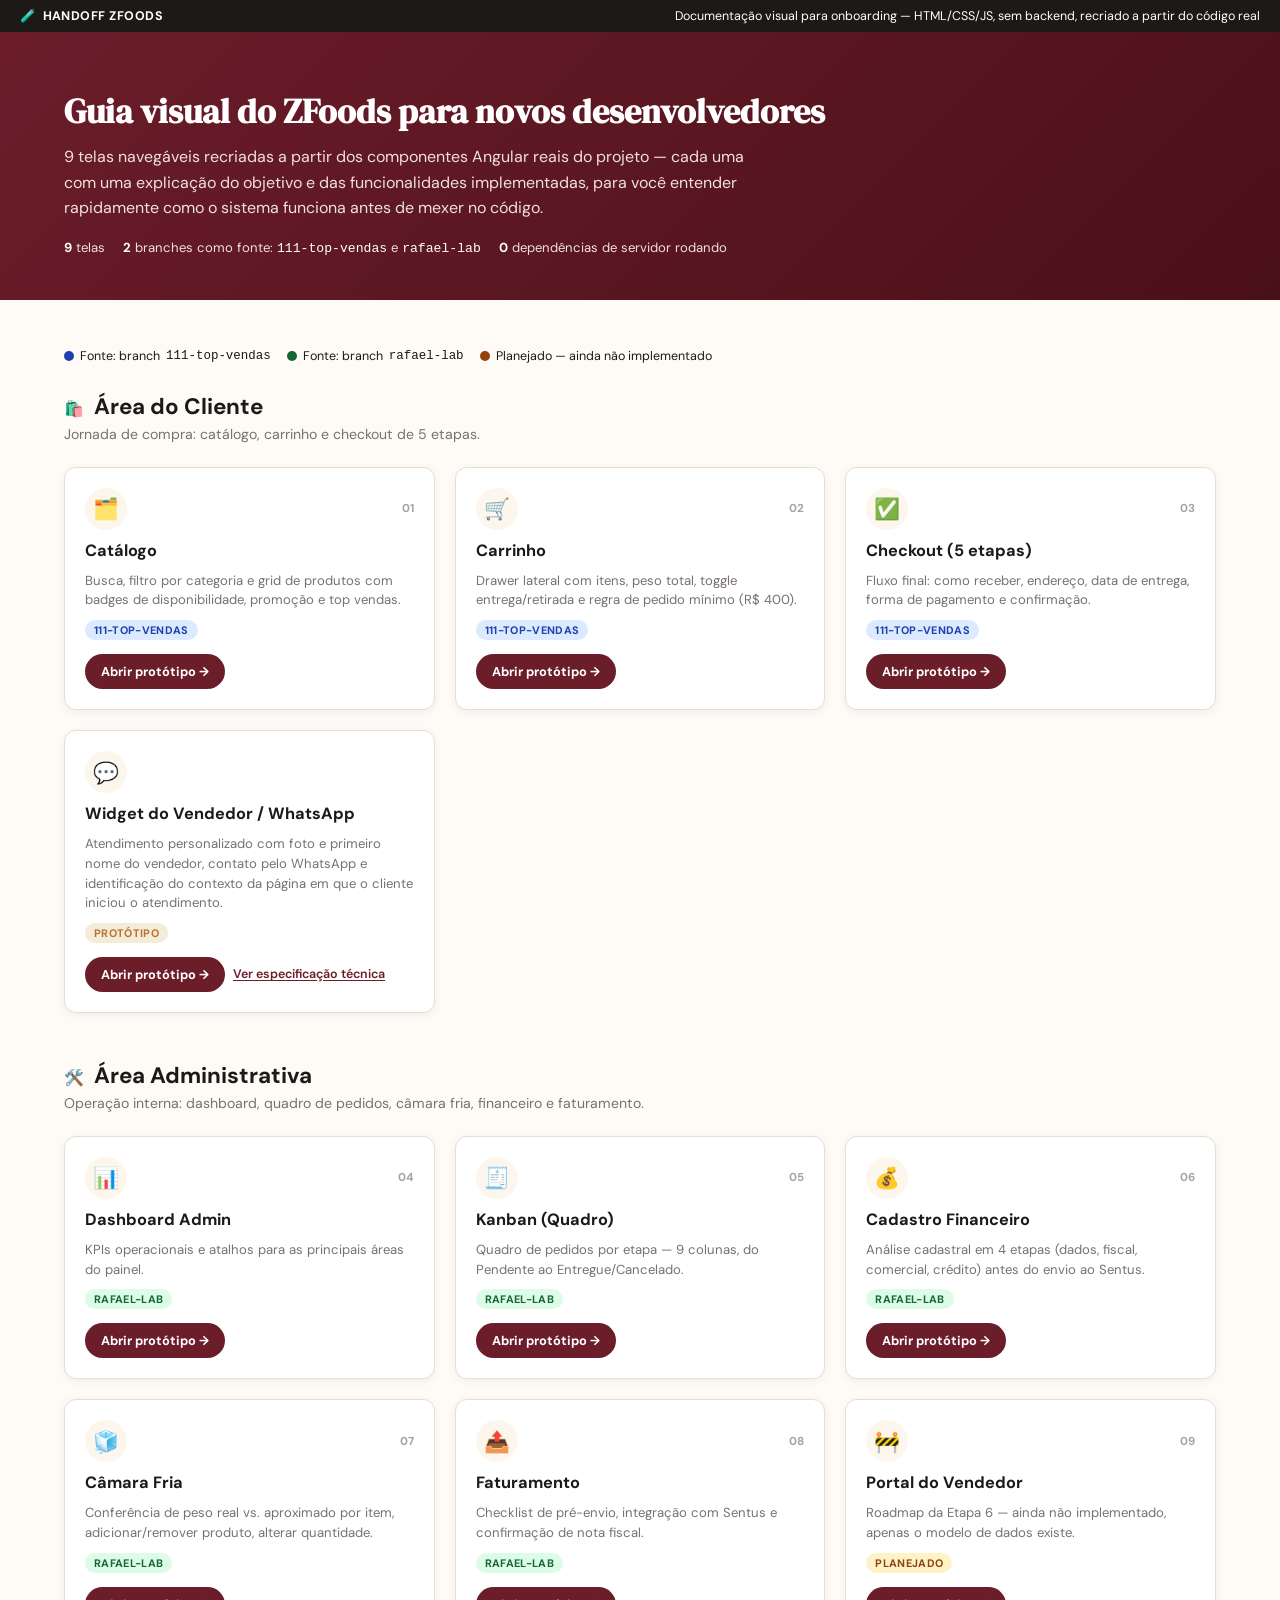
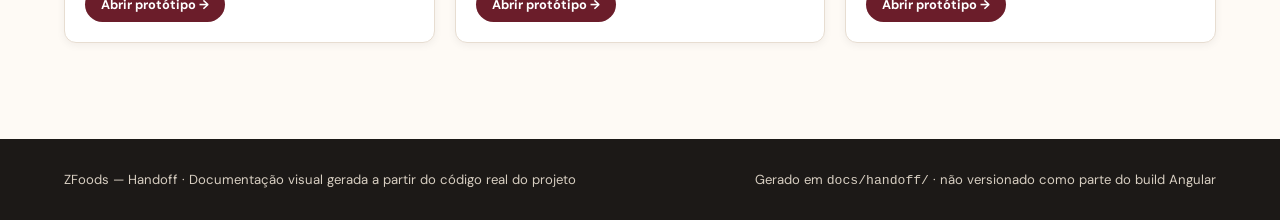
<file: index.html>
<!doctype html>
<html lang="pt-BR">
<head>
<meta charset="UTF-8" />
<meta name="viewport" content="width=device-width, initial-scale=1.0" />
<title>Handoff ZFoods — Guia visual para novos devs</title>
<link rel="stylesheet" href="assets/style.css" />
<style>
	.hub-hero { background: linear-gradient(135deg, var(--zf-burgundy) 0%, var(--zf-burgundy-dark) 100%); color: #fff; padding: 56px 0 44px; }
	.hub-hero h1 { font-size: 2.1rem; margin: 0 0 10px; }
	.hub-hero p { max-width: 680px; color: #F0E1DD; line-height: 1.6; margin: 0 0 18px; }
	.hub-hero .hub-meta { display: flex; gap: 18px; flex-wrap: wrap; font-size: 0.82rem; color: #F0E1DD; }
	.hub-hero .hub-meta strong { color: #fff; }
	.hub-section-title { display: flex; align-items: baseline; gap: 10px; margin: 0 0 4px; }
	.hub-section-title h2 { margin: 0; font-size: 1.4rem; }
	.hub-section-sub { color: var(--zf-warm-gray); margin: 0 0 24px; font-size: 0.88rem; }
	.hub-grid { grid-template-columns: repeat(auto-fill, minmax(280px, 1fr)); margin-bottom: 48px; }
	.proto-card { display: flex; flex-direction: column; gap: 10px; padding: 20px; text-decoration: none; color: inherit; transition: transform 150ms ease, box-shadow 150ms ease, border-color 150ms ease; }
	.proto-card:hover { transform: translateY(-3px); box-shadow: var(--zf-shadow-md); border-color: var(--zf-copper-light); }
	.proto-card__top { display: flex; align-items: center; justify-content: space-between; }
	.proto-card__icon { width: 42px; height: 42px; border-radius: 50%; background: var(--zf-cream); display: flex; align-items: center; justify-content: center; font-size: 1.3rem; }
	.proto-card__num { font-size: 0.72rem; font-weight: 700; color: var(--zf-warm-gray-light); }
	.proto-card h3 { margin: 0; font-size: 1.02rem; }
	.proto-card p { margin: 0; font-size: 0.82rem; color: var(--zf-warm-gray); line-height: 1.5; flex: 1; }
	.proto-card__source { font-size: 0.68rem; font-weight: 700; text-transform: uppercase; letter-spacing: 0.03em; padding: 3px 9px; border-radius: 999px; align-self: flex-start; }
	.src-top-vendas { background: var(--zf-info-bg); color: var(--zf-info); }
	.src-rafael-lab { background: var(--zf-success-bg); color: var(--zf-success); }
	.src-planejado { background: var(--zf-warning-bg); color: var(--zf-warning); }
	.src-prototipo { background: var(--zf-cream-dark); color: var(--zf-copper); }
	.proto-card__footer { display: flex; align-items: center; justify-content: flex-start; flex-wrap: wrap; gap: 8px; margin-top: 4px; }
	.proto-card__btn { display: inline-flex; align-items: center; gap: 8px; padding: 9px 16px; border-radius: 999px; background: var(--zf-burgundy); color: #fff; font-size: 0.8rem; font-weight: 700; text-decoration: none; }
	.proto-card:hover .proto-card__btn { background: var(--zf-burgundy-dark); }
	.proto-card__link-secondary { font-size: 0.78rem; font-weight: 600; color: var(--zf-burgundy); text-decoration: underline; text-underline-offset: 2px; }
	.proto-card__link-secondary:hover { color: var(--zf-burgundy-dark); }
	.hub-footer { background: var(--zf-charcoal); color: #D8CFC2; padding: 32px 0; font-size: 0.82rem; }
	.hub-footer a { color: #F5EBD9; }
	.legend { display: flex; gap: 16px; flex-wrap: wrap; margin-bottom: 28px; font-size: 0.78rem; }
	.legend span { display: inline-flex; align-items: center; gap: 6px; }
	.legend .dot { width: 10px; height: 10px; border-radius: 50%; }
</style>
</head>
<body data-current="index">
<div class="proto-page">
	<header class="proto-banner">
		<span class="proto-banner__tag">Handoff ZFoods</span>
		<span>Documentação visual para onboarding — HTML/CSS/JS, sem backend, recriado a partir do código real</span>
	</header>

	<main class="proto-main">
		<section class="hub-hero">
			<div class="container">
				<h1 class="zf-serif">Guia visual do ZFoods para novos desenvolvedores</h1>
				<p>9 telas navegáveis recriadas a partir dos componentes Angular reais do projeto — cada uma com uma explicação do objetivo e das funcionalidades implementadas, para você entender rapidamente como o sistema funciona antes de mexer no código.</p>
				<div class="hub-meta">
					<span><strong>9</strong> telas</span>
					<span><strong>2</strong> branches como fonte: <code style="color:#fff;">111-top-vendas</code> e <code style="color:#fff;">rafael-lab</code></span>
					<span><strong>0</strong> dependências de servidor rodando</span>
				</div>
			</div>
		</section>

		<section class="section">
			<div class="container">
				<div class="legend">
					<span><span class="dot" style="background:var(--zf-info);"></span> Fonte: branch <code>111-top-vendas</code></span>
					<span><span class="dot" style="background:var(--zf-success);"></span> Fonte: branch <code>rafael-lab</code></span>
					<span><span class="dot" style="background:var(--zf-warning);"></span> Planejado — ainda não implementado</span>
				</div>

				<div class="hub-section-title"><span>🛍️</span><h2>Área do Cliente</h2></div>
				<p class="hub-section-sub">Jornada de compra: catálogo, carrinho e checkout de 5 etapas.</p>
				<div class="grid hub-grid">
					<a class="card proto-card" href="01-catalogo.html">
						<div class="proto-card__top"><div class="proto-card__icon">🗂️</div><span class="proto-card__num">01</span></div>
						<h3>Catálogo</h3>
						<p>Busca, filtro por categoria e grid de produtos com badges de disponibilidade, promoção e top vendas.</p>
						<span class="proto-card__source src-top-vendas">111-top-vendas</span>
						<div class="proto-card__footer"><span class="proto-card__btn">Abrir protótipo →</span></div>
					</a>
					<a class="card proto-card" href="02-carrinho.html">
						<div class="proto-card__top"><div class="proto-card__icon">🛒</div><span class="proto-card__num">02</span></div>
						<h3>Carrinho</h3>
						<p>Drawer lateral com itens, peso total, toggle entrega/retirada e regra de pedido mínimo (R$ 400).</p>
						<span class="proto-card__source src-top-vendas">111-top-vendas</span>
						<div class="proto-card__footer"><span class="proto-card__btn">Abrir protótipo →</span></div>
					</a>
					<a class="card proto-card" href="03-checkout.html">
						<div class="proto-card__top"><div class="proto-card__icon">✅</div><span class="proto-card__num">03</span></div>
						<h3>Checkout (5 etapas)</h3>
						<p>Fluxo final: como receber, endereço, data de entrega, forma de pagamento e confirmação.</p>
						<span class="proto-card__source src-top-vendas">111-top-vendas</span>
						<div class="proto-card__footer"><span class="proto-card__btn">Abrir protótipo →</span></div>
					</a>
					<div class="card proto-card">
						<div class="proto-card__top"><div class="proto-card__icon">💬</div></div>
						<h3>Widget do Vendedor / WhatsApp</h3>
						<p>Atendimento personalizado com foto e primeiro nome do vendedor, contato pelo WhatsApp e identificação do contexto da página em que o cliente iniciou o atendimento.</p>
						<span class="proto-card__source src-prototipo">Protótipo</span>
						<div class="proto-card__footer">
							<a class="proto-card__btn" href="docs/prototipos/consultor-widget/">Abrir protótipo →</a>
							<a class="proto-card__link-secondary" href="docs/especificacoes/demanda-final-widget-vendedor-zfoods.md">Ver especificação técnica</a>
						</div>
					</div>
				</div>

				<div class="hub-section-title"><span>🛠️</span><h2>Área Administrativa</h2></div>
				<p class="hub-section-sub">Operação interna: dashboard, quadro de pedidos, câmara fria, financeiro e faturamento.</p>
				<div class="grid hub-grid">
					<a class="card proto-card" href="04-dashboard-admin.html">
						<div class="proto-card__top"><div class="proto-card__icon">📊</div><span class="proto-card__num">04</span></div>
						<h3>Dashboard Admin</h3>
						<p>KPIs operacionais e atalhos para as principais áreas do painel.</p>
						<span class="proto-card__source src-rafael-lab">rafael-lab</span>
						<div class="proto-card__footer"><span class="proto-card__btn">Abrir protótipo →</span></div>
					</a>
					<a class="card proto-card" href="05-kanban.html">
						<div class="proto-card__top"><div class="proto-card__icon">🧾</div><span class="proto-card__num">05</span></div>
						<h3>Kanban (Quadro)</h3>
						<p>Quadro de pedidos por etapa — 9 colunas, do Pendente ao Entregue/Cancelado.</p>
						<span class="proto-card__source src-rafael-lab">rafael-lab</span>
						<div class="proto-card__footer"><span class="proto-card__btn">Abrir protótipo →</span></div>
					</a>
					<a class="card proto-card" href="06-cadastro-financeiro.html">
						<div class="proto-card__top"><div class="proto-card__icon">💰</div><span class="proto-card__num">06</span></div>
						<h3>Cadastro Financeiro</h3>
						<p>Análise cadastral em 4 etapas (dados, fiscal, comercial, crédito) antes do envio ao Sentus.</p>
						<span class="proto-card__source src-rafael-lab">rafael-lab</span>
						<div class="proto-card__footer"><span class="proto-card__btn">Abrir protótipo →</span></div>
					</a>
					<a class="card proto-card" href="07-camara-fria.html">
						<div class="proto-card__top"><div class="proto-card__icon">🧊</div><span class="proto-card__num">07</span></div>
						<h3>Câmara Fria</h3>
						<p>Conferência de peso real vs. aproximado por item, adicionar/remover produto, alterar quantidade.</p>
						<span class="proto-card__source src-rafael-lab">rafael-lab</span>
						<div class="proto-card__footer"><span class="proto-card__btn">Abrir protótipo →</span></div>
					</a>
					<a class="card proto-card" href="08-faturamento.html">
						<div class="proto-card__top"><div class="proto-card__icon">📤</div><span class="proto-card__num">08</span></div>
						<h3>Faturamento</h3>
						<p>Checklist de pré-envio, integração com Sentus e confirmação de nota fiscal.</p>
						<span class="proto-card__source src-rafael-lab">rafael-lab</span>
						<div class="proto-card__footer"><span class="proto-card__btn">Abrir protótipo →</span></div>
					</a>
					<a class="card proto-card" href="09-portal-vendedor.html">
						<div class="proto-card__top"><div class="proto-card__icon">🚧</div><span class="proto-card__num">09</span></div>
						<h3>Portal do Vendedor</h3>
						<p>Roadmap da Etapa 6 — ainda não implementado, apenas o modelo de dados existe.</p>
						<span class="proto-card__source src-planejado">Planejado</span>
						<div class="proto-card__footer"><span class="proto-card__btn">Abrir protótipo →</span></div>
					</a>
				</div>
			</div>
		</section>
	</main>

	<footer class="hub-footer">
		<div class="container flex-between" style="flex-wrap: wrap; gap: 8px;">
			<span>ZFoods — Handoff · Documentação visual gerada a partir do código real do projeto</span>
			<span>Gerado em <code>docs/handoff/</code> · não versionado como parte do build Angular</span>
		</div>
	</footer>
</div>
<script src="assets/app.js"></script>
</body>
</html>
</file>
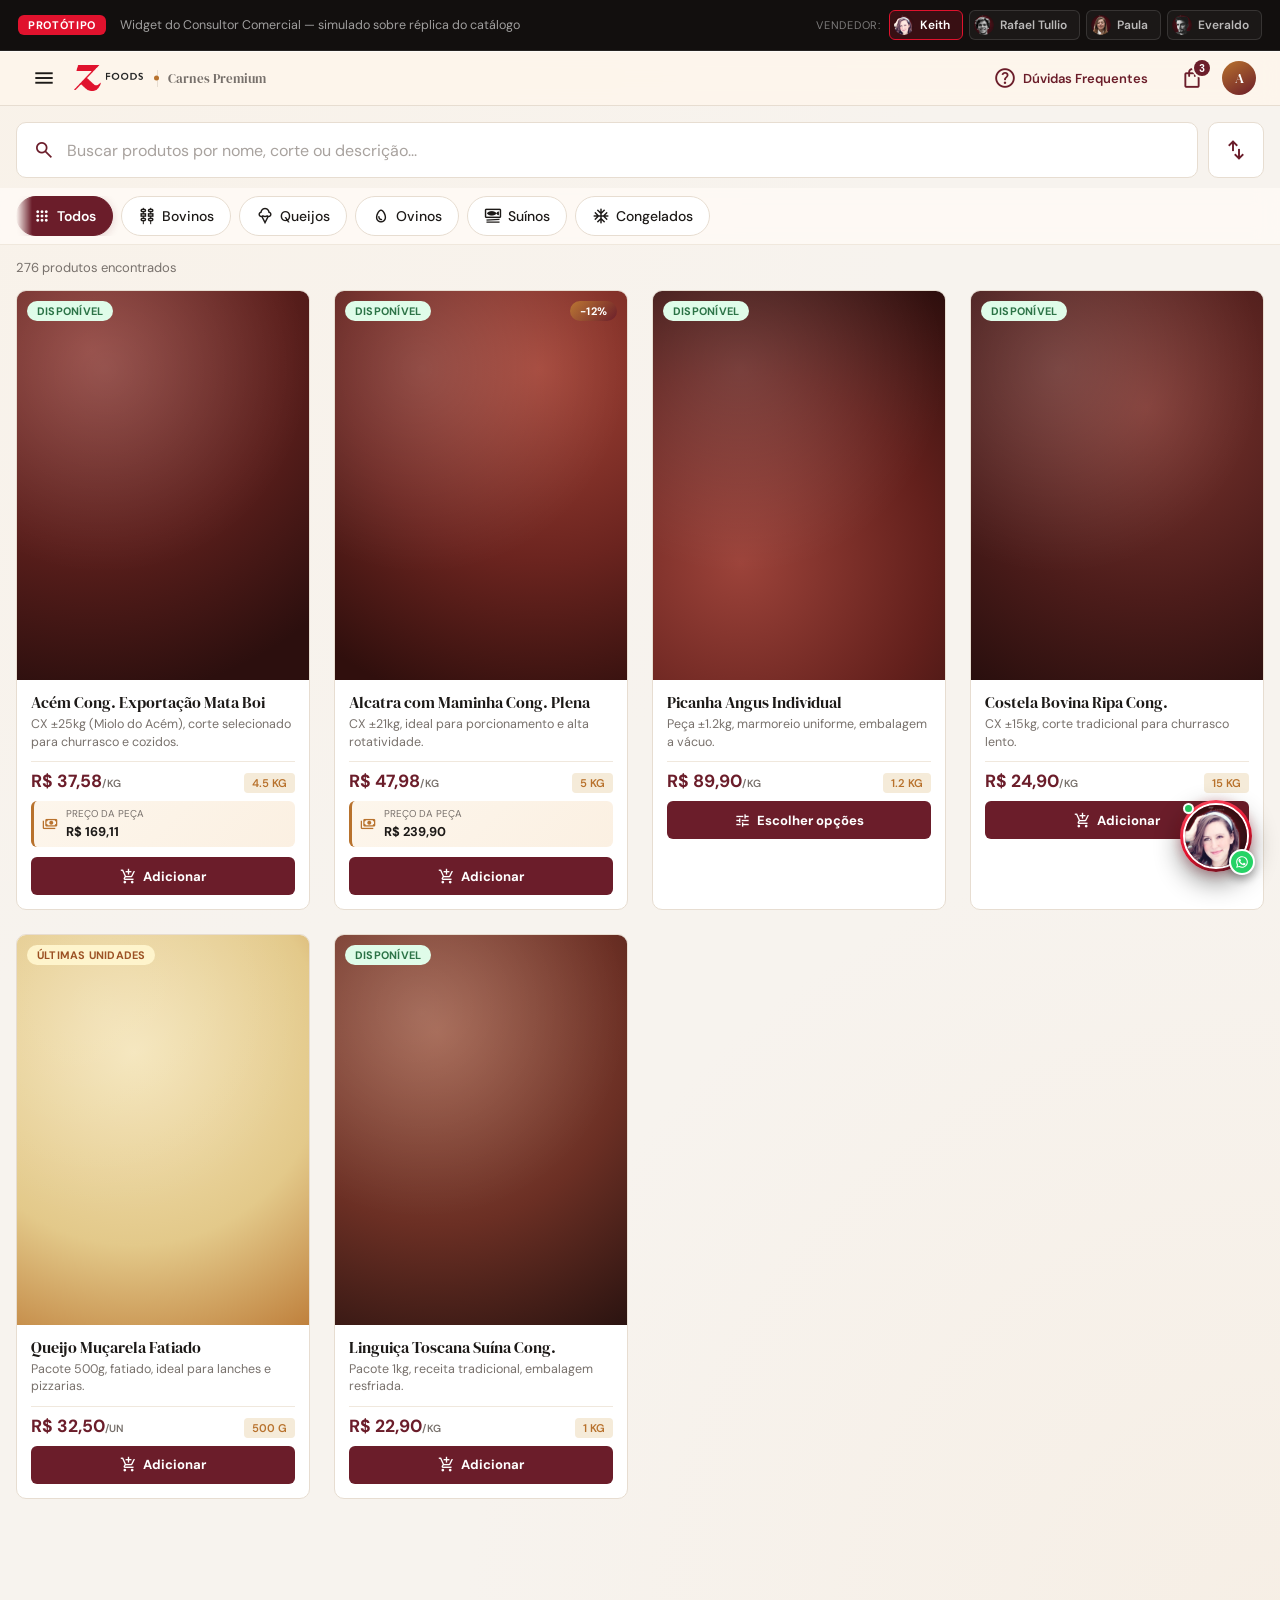
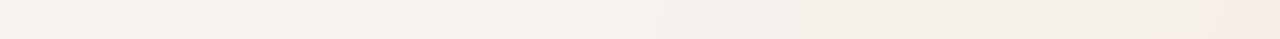
<file: docs/prototipos/consultor-widget/index.html>
<!doctype html>
<html lang="pt-BR">
<head>
<meta charset="UTF-8" />
<meta name="viewport" content="width=device-width, initial-scale=1, viewport-fit=cover" />
<title>ZFOODS — Protótipo · Widget do Consultor sobre o Catálogo</title>
<meta name="description" content="Protótipo de alta fidelidade do Widget do Consultor Comercial ZFOODS, simulado sobre uma réplica da tela de catálogo real." />
<link rel="icon" href="assets/logo/logo-simbolo.png" />
<link rel="preconnect" href="https://fonts.googleapis.com" />
<link rel="preconnect" href="https://fonts.gstatic.com" crossorigin />
<link href="https://fonts.googleapis.com/css2?family=DM+Serif+Display:ital@0;1&family=DM+Sans:ital,opsz,wght@0,9..40,300..700;1,9..40,300..700&display=swap" rel="stylesheet" />
<link href="https://fonts.googleapis.com/icon?family=Material+Symbols+Outlined:opsz,wght,FILL,GRAD@20..48,100..700,0..1,-50..200" rel="stylesheet" />
<link rel="stylesheet" href="style.css" />
</head>
<body>

  <!-- ============================================================
       FAIXA DE PROTÓTIPO — não faz parte do catálogo real, é só a
       ferramenta de demonstração (troca de vendedor fictício).
       ============================================================ -->
  <div class="proto-strip">
    <span class="proto-strip__tag">Protótipo</span>
    <span class="proto-strip__text">Widget do Consultor Comercial — simulado sobre réplica do catálogo</span>
    <div class="proto-strip__switcher" role="group" aria-label="Modo demonstração — trocar vendedor fictício">
      <span class="proto-strip__switcher-label">Vendedor:</span>
      <div class="proto-strip__options" id="sellerSwitcher"></div>
    </div>
  </div>

  <!-- ============================================================
       RÉPLICA DA TELA DE CATÁLOGO REAL (mock estático, somente
       para dar contexto visual ao widget — não é o app de verdade)
       ============================================================ -->
  <div class="mock-app">

    <!-- Navbar (réplica do app-nav-bar real) -->
    <header class="mock-nav">
      <div class="mock-nav__inner">
        <button class="mock-nav__icon-btn" type="button" aria-label="Abrir menu">
          <span class="material-symbols-outlined">menu</span>
        </button>

        <a class="mock-nav__brand" href="#" aria-label="ZFOODS">
          <img class="mock-nav__logo mock-nav__logo--symbol" src="assets/logo/logo-simbolo.png" alt="" />
          <img class="mock-nav__logo mock-nav__logo--extended" src="assets/logo/logo-extendida.png" alt="ZFOODS" />
        </a>
        <span class="mock-nav__tagline">Carnes Premium</span>

        <div class="mock-nav__spacer"></div>

        <a class="mock-nav__faq" href="#">
          <span class="material-symbols-outlined">help_outline</span>
          <span class="mock-nav__faq-text">Dúvidas Frequentes</span>
        </a>

        <button class="mock-nav__icon-btn mock-nav__cart" type="button" aria-label="Carrinho">
          <span class="material-symbols-outlined">shopping_bag</span>
          <span class="mock-nav__badge">3</span>
        </button>

        <button class="mock-nav__avatar" type="button" aria-label="Minha conta">A</button>
      </div>
    </header>

    <main class="mock-page">
      <!-- Busca + ordenação -->
      <div class="mock-toolbar">
        <div class="mock-search" role="search">
          <span class="material-symbols-outlined mock-search__icon">search</span>
          <input class="mock-search__input" type="search" placeholder="Buscar produtos por nome, corte ou descrição..." aria-label="Buscar produtos" />
        </div>
        <button class="mock-sort" type="button" aria-label="Ordenar">
          <span class="material-symbols-outlined">swap_vert</span>
        </button>
      </div>

      <!-- Categorias -->
      <nav class="mock-filters" role="tablist" aria-label="Categorias">
        <div class="mock-filters__track">
          <button class="mock-chip is-active" role="tab" aria-selected="true">
            <span class="material-symbols-outlined">apps</span>
            <span>Todos</span>
          </button>
          <button class="mock-chip" role="tab" aria-selected="false">
            <span class="material-symbols-outlined">kebab_dining</span>
            <span>Bovinos</span>
          </button>
          <button class="mock-chip" role="tab" aria-selected="false">
            <span class="material-symbols-outlined">icecream</span>
            <span>Queijos</span>
          </button>
          <button class="mock-chip" role="tab" aria-selected="false">
            <span class="material-symbols-outlined">egg</span>
            <span>Ovinos</span>
          </button>
          <button class="mock-chip" role="tab" aria-selected="false">
            <span class="material-symbols-outlined">set_meal</span>
            <span>Suínos</span>
          </button>
          <button class="mock-chip" role="tab" aria-selected="false">
            <span class="material-symbols-outlined">ac_unit</span>
            <span>Congelados</span>
          </button>
        </div>
      </nav>

      <p class="mock-results">276 produtos encontrados</p>

      <!-- Grid de produtos -->
      <div class="mock-grid">

        <article class="p-card">
          <div class="p-card__img p-card__img--a">
            <span class="p-badge p-badge--ok">Disponível</span>
          </div>
          <div class="p-card__body">
            <h3 class="p-card__name">Acém Cong. Exportação Mata Boi</h3>
            <p class="p-card__desc">CX ±25kg (Miolo do Acém), corte selecionado para churrasco e cozidos.</p>
            <div class="p-card__price-row">
              <span class="p-card__price">R$ 37,58<small>/KG</small></span>
              <span class="p-card__weight">4.5 KG</span>
            </div>
            <div class="p-card__piece">
              <span class="material-symbols-outlined">payments</span>
              <div><small>Preço da peça</small><strong>R$ 169,11</strong></div>
            </div>
            <button class="p-card__add" type="button">
              <span class="material-symbols-outlined">add_shopping_cart</span>
              Adicionar
            </button>
          </div>
        </article>

        <article class="p-card">
          <div class="p-card__img p-card__img--b">
            <span class="p-badge p-badge--ok">Disponível</span>
            <span class="p-badge p-badge--promo">-12%</span>
          </div>
          <div class="p-card__body">
            <h3 class="p-card__name">Alcatra com Maminha Cong. Plena</h3>
            <p class="p-card__desc">CX ±21kg, ideal para porcionamento e alta rotatividade.</p>
            <div class="p-card__price-row">
              <span class="p-card__price">R$ 47,98<small>/KG</small></span>
              <span class="p-card__weight">5 KG</span>
            </div>
            <div class="p-card__piece">
              <span class="material-symbols-outlined">payments</span>
              <div><small>Preço da peça</small><strong>R$ 239,90</strong></div>
            </div>
            <button class="p-card__add" type="button">
              <span class="material-symbols-outlined">add_shopping_cart</span>
              Adicionar
            </button>
          </div>
        </article>

        <article class="p-card">
          <div class="p-card__img p-card__img--c">
            <span class="p-badge p-badge--ok">Disponível</span>
          </div>
          <div class="p-card__body">
            <h3 class="p-card__name">Picanha Angus Individual</h3>
            <p class="p-card__desc">Peça ±1.2kg, marmoreio uniforme, embalagem a vácuo.</p>
            <div class="p-card__price-row">
              <span class="p-card__price">R$ 89,90<small>/KG</small></span>
              <span class="p-card__weight">1.2 KG</span>
            </div>
            <button class="p-card__add" type="button">
              <span class="material-symbols-outlined">tune</span>
              Escolher opções
            </button>
          </div>
        </article>

        <article class="p-card">
          <div class="p-card__img p-card__img--d">
            <span class="p-badge p-badge--ok">Disponível</span>
          </div>
          <div class="p-card__body">
            <h3 class="p-card__name">Costela Bovina Ripa Cong.</h3>
            <p class="p-card__desc">CX ±15kg, corte tradicional para churrasco lento.</p>
            <div class="p-card__price-row">
              <span class="p-card__price">R$ 24,90<small>/KG</small></span>
              <span class="p-card__weight">15 KG</span>
            </div>
            <button class="p-card__add" type="button">
              <span class="material-symbols-outlined">add_shopping_cart</span>
              Adicionar
            </button>
          </div>
        </article>

        <article class="p-card">
          <div class="p-card__img p-card__img--e">
            <span class="p-badge p-badge--warn">Últimas unidades</span>
          </div>
          <div class="p-card__body">
            <h3 class="p-card__name">Queijo Muçarela Fatiado</h3>
            <p class="p-card__desc">Pacote 500g, fatiado, ideal para lanches e pizzarias.</p>
            <div class="p-card__price-row">
              <span class="p-card__price">R$ 32,50<small>/UN</small></span>
              <span class="p-card__weight">500 G</span>
            </div>
            <button class="p-card__add" type="button">
              <span class="material-symbols-outlined">add_shopping_cart</span>
              Adicionar
            </button>
          </div>
        </article>

        <article class="p-card">
          <div class="p-card__img p-card__img--f">
            <span class="p-badge p-badge--ok">Disponível</span>
          </div>
          <div class="p-card__body">
            <h3 class="p-card__name">Linguiça Toscana Suína Cong.</h3>
            <p class="p-card__desc">Pacote 1kg, receita tradicional, embalagem resfriada.</p>
            <div class="p-card__price-row">
              <span class="p-card__price">R$ 22,90<small>/KG</small></span>
              <span class="p-card__weight">1 KG</span>
            </div>
            <button class="p-card__add" type="button">
              <span class="material-symbols-outlined">add_shopping_cart</span>
              Adicionar
            </button>
          </div>
        </article>

      </div>
    </main>
  </div>

  <!-- ============================================================
       WIDGET DO CONSULTOR — sobreposto à réplica do catálogo
       ============================================================ -->
  <div class="consultor-widget" id="consultorWidget">

    <button class="consultor-overlay" id="consultorOverlay" tabindex="-1" aria-hidden="true"></button>

    <section
      class="consultor-card"
      id="consultorCard"
      role="dialog"
      aria-modal="true"
      aria-labelledby="cardName"
      hidden
    >
      <div class="consultor-card__grabber" aria-hidden="true"></div>

      <button class="consultor-card__close" id="cardClose" aria-label="Fechar cartão do consultor">
        <svg viewBox="0 0 24 24" width="18" height="18" fill="none" stroke="currentColor" stroke-width="2.2" stroke-linecap="round"><path d="M6 6l12 12M18 6L6 18"/></svg>
      </button>

      <div class="consultor-card__hero">
        <div class="consultor-card__hero-glow" aria-hidden="true"></div>
        <div class="consultor-card__photo-ring">
          <img class="consultor-card__photo" id="cardPhoto" src="" alt="" />
        </div>
      </div>

      <div class="consultor-card__body">
        <h2 class="consultor-card__name" id="cardName"></h2>
        <p class="consultor-card__role">Consultor Comercial ZFOODS</p>
        <p class="consultor-card__status"><span class="dot" aria-hidden="true"></span>Online agora</p>

        <p class="consultor-card__message">
          “Olá! Sou o seu consultor comercial e estou à disposição para ajudar no seu pedido.”
        </p>

        <div class="consultor-card__actions">
          <a class="cbtn cbtn--whatsapp" id="btnWhatsapp" target="_blank" rel="noopener noreferrer">
            <span class="cbtn__spinner" aria-hidden="true"></span>
            <svg class="cbtn__icon" viewBox="0 0 24 24" width="19" height="19" fill="currentColor" aria-hidden="true"><path d="M17.472 14.382c-.297-.149-1.758-.867-2.03-.967-.273-.099-.471-.148-.67.15-.197.297-.767.966-.94 1.164-.173.199-.347.223-.644.075-.297-.15-1.255-.463-2.39-1.475-.883-.788-1.48-1.761-1.653-2.059-.173-.297-.018-.458.13-.606.134-.133.298-.347.446-.52.149-.174.198-.298.298-.497.099-.198.05-.371-.025-.52-.075-.149-.669-1.612-.916-2.207-.242-.579-.487-.5-.669-.51-.173-.008-.371-.01-.57-.01-.198 0-.52.074-.792.372-.272.297-1.04 1.016-1.04 2.479 0 1.462 1.065 2.875 1.213 3.074.149.198 2.096 3.2 5.077 4.487.709.306 1.262.489 1.694.626.712.226 1.36.194 1.872.118.571-.085 1.758-.719 2.006-1.413.248-.694.248-1.289.173-1.413-.074-.124-.272-.198-.57-.347z"/><path d="M12.004 2.003c-5.514 0-9.997 4.483-9.997 9.997 0 1.762.464 3.484 1.345 4.997L2 22l5.116-1.341a9.958 9.958 0 004.888 1.244h.004c5.514 0 9.997-4.483 9.997-9.997 0-2.669-1.04-5.178-2.928-7.066a9.935 9.935 0 00-7.073-2.837zm0 18.174h-.003a8.15 8.15 0 01-4.152-1.137l-.298-.177-3.037.797.811-2.96-.194-.305a8.15 8.15 0 01-1.252-4.395c0-4.508 3.669-8.176 8.178-8.176 2.184 0 4.238.851 5.783 2.397a8.12 8.12 0 012.393 5.782c0 4.508-3.668 8.174-8.229 8.174z"/></svg>
            <span class="cbtn__label">Conversar no WhatsApp</span>
          </a>

          <div class="cbtn-row">
            <a class="cbtn cbtn--ghost" id="btnCall">
              <svg viewBox="0 0 24 24" width="17" height="17" fill="none" stroke="currentColor" stroke-width="2" stroke-linecap="round" stroke-linejoin="round" aria-hidden="true"><path d="M22 16.92v3a2 2 0 0 1-2.18 2 19.79 19.79 0 0 1-8.63-3.07 19.5 19.5 0 0 1-6-6 19.79 19.79 0 0 1-3.07-8.67A2 2 0 0 1 4.11 2h3a2 2 0 0 1 2 1.72c.127.96.361 1.903.7 2.81a2 2 0 0 1-.45 2.11L8.09 9.91a16 16 0 0 0 6 6l1.27-1.27a2 2 0 0 1 2.11-.45c.907.339 1.85.573 2.81.7A2 2 0 0 1 22 16.92z"/></svg>
              <span>Ligar</span>
            </a>
            <a class="cbtn cbtn--ghost" id="btnEmail">
              <svg viewBox="0 0 24 24" width="17" height="17" fill="none" stroke="currentColor" stroke-width="2" stroke-linecap="round" stroke-linejoin="round" aria-hidden="true"><rect x="2" y="4" width="20" height="16" rx="3"/><path d="m3 7 9 6 9-6"/></svg>
              <span>E-mail</span>
            </a>
          </div>
        </div>
      </div>

      <footer class="consultor-card__footer">
        <span class="consultor-card__footer-title">🕒 Horário de atendimento</span>
        <span>Segunda a sexta-feira</span>
        <span>Das 08:00 às 17:00</span>
      </footer>
    </section>

    <button
      class="consultor-fab"
      id="consultorFab"
      type="button"
      aria-haspopup="dialog"
      aria-expanded="false"
      aria-controls="consultorCard"
    >
      <span class="consultor-fab__pulse" aria-hidden="true"></span>
      <span class="consultor-fab__photo-wrap">
        <img class="consultor-fab__photo" id="fabPhoto" src="" alt="" />
        <span class="consultor-fab__online" aria-hidden="true"></span>
      </span>
      <span class="consultor-fab__badge" aria-hidden="true">
        <svg viewBox="0 0 24 24" width="14" height="14" fill="#fff" aria-hidden="true"><path d="M17.472 14.382c-.297-.149-1.758-.867-2.03-.967-.273-.099-.471-.148-.67.15-.197.297-.767.966-.94 1.164-.173.199-.347.223-.644.075-.297-.15-1.255-.463-2.39-1.475-.883-.788-1.48-1.761-1.653-2.059-.173-.297-.018-.458.13-.606.134-.133.298-.347.446-.52.149-.174.198-.298.298-.497.099-.198.05-.371-.025-.52-.075-.149-.669-1.612-.916-2.207-.242-.579-.487-.5-.669-.51-.173-.008-.371-.01-.57-.01-.198 0-.52.074-.792.372-.272.297-1.04 1.016-1.04 2.479 0 1.462 1.065 2.875 1.213 3.074.149.198 2.096 3.2 5.077 4.487.709.306 1.262.489 1.694.626.712.226 1.36.194 1.872.118.571-.085 1.758-.719 2.006-1.413.248-.694.248-1.289.173-1.413-.074-.124-.272-.198-.57-.347z"/><path d="M12.004 2.003c-5.514 0-9.997 4.483-9.997 9.997 0 1.762.464 3.484 1.345 4.997L2 22l5.116-1.341a9.958 9.958 0 004.888 1.244h.004c5.514 0 9.997-4.483 9.997-9.997 0-2.669-1.04-5.178-2.928-7.066a9.935 9.935 0 00-7.073-2.837zm0 18.174h-.003a8.15 8.15 0 01-4.152-1.137l-.298-.177-3.037.797.811-2.96-.194-.305a8.15 8.15 0 01-1.252-4.395c0-4.508 3.669-8.176 8.178-8.176 2.184 0 4.238.851 5.783 2.397a8.12 8.12 0 012.393 5.782c0 4.508-3.668 8.174-8.229 8.174z"/></svg>
      </span>
      <span class="sr-only">Falar com o consultor comercial</span>
    </button>
  </div>

  <script src="script.js"></script>
</body>
</html>
</file>
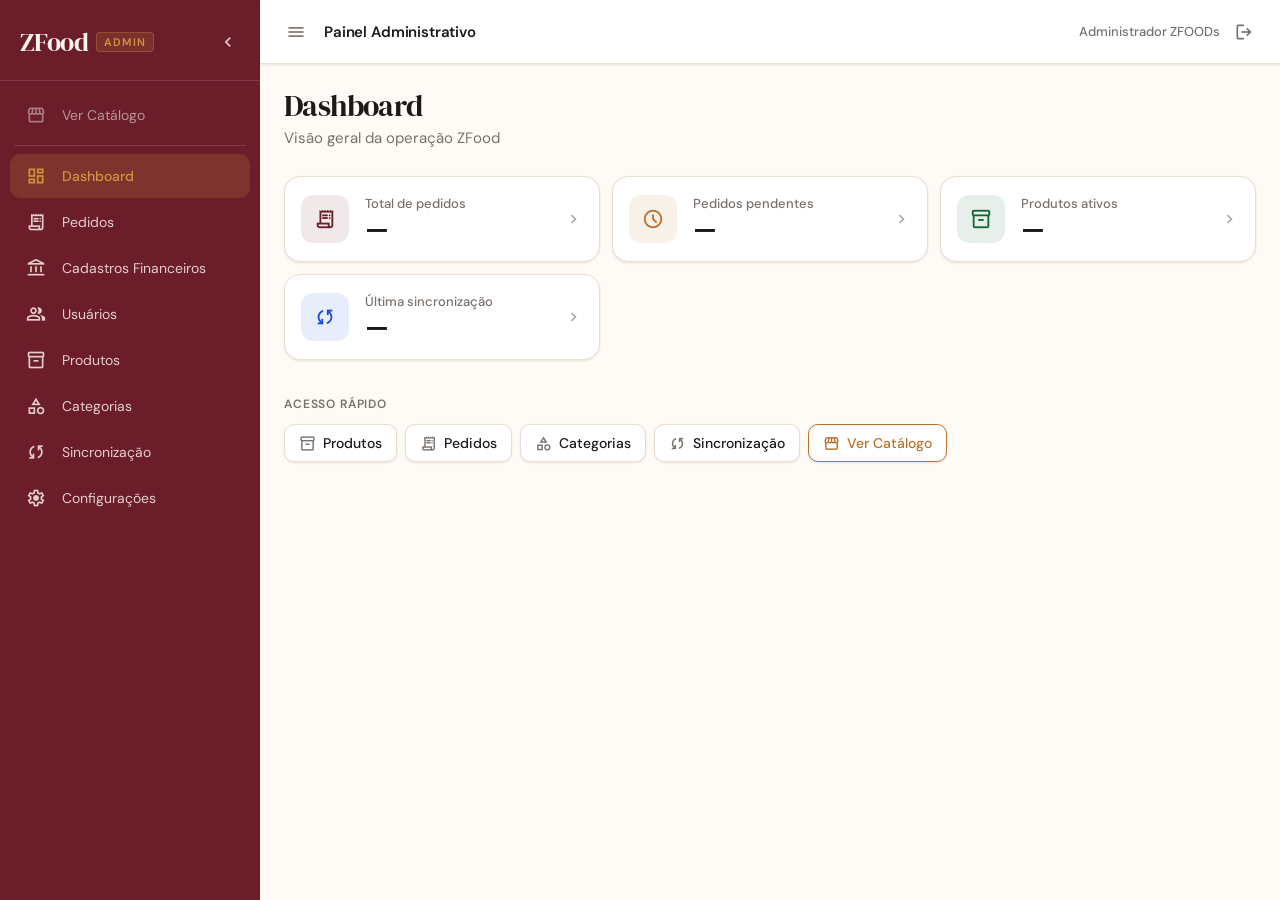
<file: 04-dashboard-admin.html>
<!doctype html>
<html lang="pt-BR">
<head>
<meta charset="UTF-8" />
<meta name="viewport" content="width=device-width, initial-scale=1.0" />
<title>Painel Administrativo</title>
<link href="https://fonts.googleapis.com/icon?family=Material+Icons|Material+Symbols+Outlined:opsz,wght,FILL,GRAD@20..48,100..700,0..1,-50..200" rel="stylesheet">
<link href="https://fonts.googleapis.com/css2?family=DM+Serif+Display:ital@0;1&family=DM+Sans:ital,opsz,wght@0,9..40,300..700;1,9..40,300..700&display=swap" rel="stylesheet">
<style>
	* { box-sizing: border-box; }
	html, body { margin: 0; min-height: 100%; }
	body { font-family: 'DM Sans', 'Source Sans 3', sans-serif; color: #1c1917; background: #fefaf5; }
	.material-symbols-outlined { font-variation-settings: 'FILL' 0, 'wght' 400, 'GRAD' 0, 'opsz' 24; font-size: 20px; line-height: 1; vertical-align: middle; }

	/* ══════════════ material-theme.scss — design tokens globais ══════════════ */
	:root {
		--zf-burgundy: #6b1d2a;
		--zf-burgundy-dark: #4a1019;
		--zf-burgundy-light: #8b2e3d;
		--zf-cream: #fdf6ec;
		--zf-cream-dark: #f5ebd9;
		--zf-copper: #b8722d;
		--zf-copper-light: #d4943f;
		--zf-charcoal: #1c1917;
		--zf-warm-gray: #78716c;
		--zf-warm-gray-light: #a8a29e;
		--zf-border: #e7ddd1;
		--zf-border-light: #f0e8dd;
		--zf-surface: #fefaf5;
		--zf-surface-card: #ffffff;
		--zf-success: #166534;
		--zf-success-bg: #dcfce7;
		--zf-shadow-sm: 0 1px 3px rgb(28 25 23 / 0.06), 0 1px 2px rgb(28 25 23 / 0.04);
		--zf-shadow-md: 0 4px 12px rgb(28 25 23 / 0.08), 0 2px 4px rgb(28 25 23 / 0.04);
		--zf-shadow-lg: 0 10px 30px rgb(28 25 23 / 0.1), 0 4px 8px rgb(28 25 23 / 0.06);
		--zf-radius-sm: 6px;
		--zf-radius-md: 10px;
		--zf-radius-lg: 16px;

		/* ══════════════ admin-layout.component.ts :host — sidenav tokens ══════════════ */
		--snav-bg: #6b1d2a;
		--snav-bg-dark: #4a1019;
		--snav-text: rgba(253, 246, 236, 0.82);
		--snav-text-full: #fdf6ec;
		--snav-active: #d4943f;
		--snav-active-bg: rgba(212, 148, 63, 0.18);
		--snav-hover-bg: rgba(253, 246, 236, 0.07);
		--snav-divider: rgba(253, 246, 236, 0.14);
	}

	/* ── Container / Sidenav / Toolbar (admin-layout.component.ts) ── */
	.layout-container { position: relative; display: flex; min-height: 100vh; }
	.sidenav {
		width: 260px; flex-shrink: 0; background: var(--snav-bg); color: var(--snav-text);
		display: flex; flex-direction: column;
	}
	.sidenav-brand {
		display: flex; align-items: center; gap: 8px;
		padding: 22px 12px 18px 20px; border-bottom: 1px solid var(--snav-divider); flex-shrink: 0;
	}
	.brand-name { font-family: 'DM Serif Display', Georgia, serif; font-size: 1.625rem; color: var(--snav-text-full); letter-spacing: -0.02em; line-height: 1; }
	.brand-badge {
		font-size: 0.6875rem; font-weight: 600; letter-spacing: 0.08em; text-transform: uppercase;
		color: var(--snav-active); background: rgba(212, 148, 63, 0.16); padding: 2px 7px;
		border-radius: 4px; border: 1px solid rgba(212, 148, 63, 0.3);
	}
	.collapse-button { flex-shrink: 0; margin-left: auto; color: var(--snav-text); background: none; border: none; cursor: pointer; width: 40px; height: 40px; border-radius: 50%; display: flex; align-items: center; justify-content: center; }
	.collapse-button:hover { color: var(--snav-text-full); background: var(--snav-hover-bg); }

	.nav-list { padding: 10px 0; flex: 1; list-style: none; margin: 0; }
	.nav-item {
		display: flex; align-items: center; gap: 16px; margin: 2px 10px; padding: 0 16px;
		border-radius: var(--zf-radius-md); min-height: 44px; color: var(--snav-text); text-decoration: none; font-size: 0.875rem;
	}
	.nav-item:hover { background: var(--snav-hover-bg); color: var(--snav-text-full); }
	.nav-item.active { background-color: var(--snav-active-bg); color: var(--snav-active); font-weight: 500; }
	.nav-item .material-symbols-outlined { font-size: 20px; }
	.nav-external { color: rgba(253, 246, 236, 0.55); }
	.nav-external .material-symbols-outlined { color: rgba(253, 246, 236, 0.45); }
	.nav-external:hover { color: var(--snav-text-full); }
	.nav-divider { margin: 8px 14px; border: none; border-top: 1px solid var(--snav-divider); }

	.content { display: flex; flex-direction: column; flex: 1; min-width: 0; }
	.toolbar {
		position: sticky; top: 0; z-index: 10; display: flex; align-items: center; gap: 4px;
		height: 64px; padding: 0 16px; background: var(--zf-surface-card);
		border-bottom: 1px solid var(--zf-border); box-shadow: var(--zf-shadow-sm);
	}
	.menu-button { margin-right: 4px; background: none; border: none; cursor: pointer; width: 40px; height: 40px; border-radius: 50%; display: flex; align-items: center; justify-content: center; color: var(--zf-warm-gray); }
	.menu-button:hover { background: rgba(28,25,23,0.05); }
	.toolbar-title { font-size: 0.9375rem; font-weight: 600; color: var(--zf-charcoal); letter-spacing: -0.01em; }
	.spacer { flex: 1 1 auto; }
	.admin-name { font-size: 0.8125rem; font-weight: 500; color: var(--zf-warm-gray); max-width: 180px; overflow: hidden; text-overflow: ellipsis; white-space: nowrap; }
	.logout-btn { background: none; border: none; cursor: pointer; width: 40px; height: 40px; border-radius: 50%; display: flex; align-items: center; justify-content: center; color: var(--zf-warm-gray); }
	.logout-btn:hover { background: rgba(28,25,23,0.05); }

	.main-content { flex: 1; padding: 24px; box-sizing: border-box; background-color: var(--zf-surface); }

	/* ══════════════ admin-dashboard.component.ts ══════════════ */

	/* ── Page header ── */
	.page-header { margin-bottom: 28px; }
	.page-title {
		font-family: 'DM Serif Display', Georgia, serif; font-size: 1.875rem; font-weight: 400;
		color: var(--zf-charcoal); letter-spacing: -0.02em; margin: 0 0 4px; line-height: 1.2;
	}
	.page-subtitle { font-size: 0.9375rem; color: var(--zf-warm-gray); margin: 0; }

	/* ── Stat cards ── */
	.stats-grid { display: grid; grid-template-columns: repeat(auto-fill, minmax(240px, 1fr)); gap: 12px; margin-bottom: 36px; }
	.stat-card {
		display: flex; align-items: center; gap: 16px; padding: 18px 16px;
		background: var(--zf-surface-card); border: 1px solid var(--zf-border); border-radius: var(--zf-radius-lg);
		text-decoration: none; color: inherit; cursor: pointer; box-shadow: var(--zf-shadow-sm);
		transition: box-shadow 200ms ease, border-color 200ms ease, transform 200ms ease;
	}
	.stat-card:hover { box-shadow: var(--zf-shadow-md); border-color: var(--zf-copper); transform: translateY(-1px); }
	.stat-card:focus-visible { outline: 2px solid var(--zf-burgundy); outline-offset: 2px; }
	.stat-icon { width: 48px; height: 48px; border-radius: 12px; display: flex; align-items: center; justify-content: center; flex-shrink: 0; }
	.stat-icon .material-symbols-outlined { font-size: 22px; }
	.stat-body { flex: 1; min-width: 0; display: flex; flex-direction: column; gap: 3px; }
	.stat-label { font-size: 0.8125rem; font-weight: 500; color: var(--zf-warm-gray); line-height: 1.3; }
	.stat-value { font-size: 1.625rem; font-weight: 700; color: var(--zf-charcoal); line-height: 1; font-variant-numeric: tabular-nums; }
	.stat-arrow { color: var(--zf-warm-gray-light); font-size: 18px; flex-shrink: 0; margin-left: auto; }

	/* ── Quick section ── */
	.section-heading { font-size: 0.75rem; font-weight: 600; letter-spacing: 0.07em; text-transform: uppercase; color: var(--zf-warm-gray); margin: 0 0 12px; }
	.quick-grid { display: flex; flex-wrap: wrap; gap: 8px; }
	.quick-card {
		display: inline-flex; align-items: center; gap: 7px; padding: 9px 14px;
		background: var(--zf-surface-card); border: 1px solid var(--zf-border); border-radius: var(--zf-radius-md);
		text-decoration: none; color: var(--zf-charcoal); font-size: 0.875rem; font-weight: 500; cursor: pointer;
		box-shadow: var(--zf-shadow-sm); transition: background-color 150ms ease, border-color 150ms ease;
	}
	.quick-card:hover { background-color: var(--zf-cream); border-color: var(--zf-copper); }
	.quick-card:focus-visible { outline: 2px solid var(--zf-burgundy); outline-offset: 2px; }
	.quick-card .material-symbols-outlined { font-size: 17px; color: var(--zf-warm-gray); }
	.quick-card--highlight { border-color: var(--zf-copper); color: var(--zf-copper); }
	.quick-card--highlight .material-symbols-outlined { color: var(--zf-copper); }
	.quick-card--highlight:hover { background-color: rgba(184, 114, 45, 0.06); }
</style>
</head>
<body>
<div class="layout-container">
	<nav class="sidenav">
		<div class="sidenav-brand">
			<span class="brand-name">ZFood</span>
			<span class="brand-badge">Admin</span>
			<button class="collapse-button" aria-label="Fechar menu"><span class="material-symbols-outlined">chevron_left</span></button>
		</div>
		<ul class="nav-list">
			<li><a class="nav-item nav-external" href="01-catalogo.html"><span class="material-symbols-outlined">storefront</span><span>Ver Catálogo</span></a></li>
			<hr class="nav-divider" />
			<li><a class="nav-item active" href="04-dashboard-admin.html"><span class="material-symbols-outlined">dashboard</span><span>Dashboard</span></a></li>
			<li><a class="nav-item" href="05-kanban.html"><span class="material-symbols-outlined">receipt_long</span><span>Pedidos</span></a></li>
			<li><a class="nav-item" href="06-cadastro-financeiro.html"><span class="material-symbols-outlined">account_balance</span><span>Cadastros Financeiros</span></a></li>
			<li><a class="nav-item" href="#"><span class="material-symbols-outlined">people</span><span>Usuários</span></a></li>
			<li><a class="nav-item" href="#"><span class="material-symbols-outlined">inventory_2</span><span>Produtos</span></a></li>
			<li><a class="nav-item" href="#"><span class="material-symbols-outlined">category</span><span>Categorias</span></a></li>
			<li><a class="nav-item" href="#"><span class="material-symbols-outlined">sync</span><span>Sincronização</span></a></li>
			<li><a class="nav-item" href="#"><span class="material-symbols-outlined">settings</span><span>Configurações</span></a></li>
		</ul>
	</nav>

	<div class="content">
		<header class="toolbar">
			<button class="menu-button" aria-label="Abrir menu"><span class="material-symbols-outlined">menu</span></button>
			<span class="toolbar-title">Painel Administrativo</span>
			<span class="spacer"></span>
			<span class="admin-name">Administrador ZFOODs</span>
			<button class="logout-btn" aria-label="Sair"><span class="material-symbols-outlined">logout</span></button>
		</header>

		<main class="main-content">
			<div class="page-header">
				<h1 class="page-title">Dashboard</h1>
				<p class="page-subtitle">Visão geral da operação ZFood</p>
			</div>

			<div class="stats-grid" role="list">
				<a class="stat-card" href="05-kanban.html" role="listitem" aria-label="Total de pedidos: —">
					<div class="stat-icon" style="background: rgba(107, 29, 42, 0.1); color: #6b1d2a;"><span class="material-symbols-outlined" aria-hidden="true">receipt_long</span></div>
					<div class="stat-body"><span class="stat-label">Total de pedidos</span><span class="stat-value">—</span></div>
					<span class="material-symbols-outlined stat-arrow" aria-hidden="true">chevron_right</span>
				</a>
				<a class="stat-card" href="05-kanban.html" role="listitem" aria-label="Pedidos pendentes: —">
					<div class="stat-icon" style="background: rgba(184, 114, 45, 0.1); color: #b8722d;"><span class="material-symbols-outlined" aria-hidden="true">schedule</span></div>
					<div class="stat-body"><span class="stat-label">Pedidos pendentes</span><span class="stat-value">—</span></div>
					<span class="material-symbols-outlined stat-arrow" aria-hidden="true">chevron_right</span>
				</a>
				<a class="stat-card" href="#" role="listitem" aria-label="Produtos ativos: —">
					<div class="stat-icon" style="background: rgba(22, 101, 52, 0.1); color: #166534;"><span class="material-symbols-outlined" aria-hidden="true">inventory_2</span></div>
					<div class="stat-body"><span class="stat-label">Produtos ativos</span><span class="stat-value">—</span></div>
					<span class="material-symbols-outlined stat-arrow" aria-hidden="true">chevron_right</span>
				</a>
				<a class="stat-card" href="#" role="listitem" aria-label="Última sincronização: —">
					<div class="stat-icon" style="background: rgba(29, 78, 216, 0.1); color: #1d4ed8;"><span class="material-symbols-outlined" aria-hidden="true">sync</span></div>
					<div class="stat-body"><span class="stat-label">Última sincronização</span><span class="stat-value">—</span></div>
					<span class="material-symbols-outlined stat-arrow" aria-hidden="true">chevron_right</span>
				</a>
			</div>

			<section class="quick-section" aria-labelledby="quick-heading">
				<h2 class="section-heading" id="quick-heading">Acesso rápido</h2>
				<div class="quick-grid">
					<a class="quick-card" href="#" aria-label="Produtos"><span class="material-symbols-outlined" aria-hidden="true">inventory_2</span><span>Produtos</span></a>
					<a class="quick-card" href="05-kanban.html" aria-label="Pedidos"><span class="material-symbols-outlined" aria-hidden="true">receipt_long</span><span>Pedidos</span></a>
					<a class="quick-card" href="#" aria-label="Categorias"><span class="material-symbols-outlined" aria-hidden="true">category</span><span>Categorias</span></a>
					<a class="quick-card" href="#" aria-label="Sincronização"><span class="material-symbols-outlined" aria-hidden="true">sync</span><span>Sincronização</span></a>
					<a class="quick-card quick-card--highlight" href="01-catalogo.html" aria-label="Ver Catálogo"><span class="material-symbols-outlined" aria-hidden="true">storefront</span><span>Ver Catálogo</span></a>
				</div>
			</section>
		</main>
	</div>
</div>
</body>
</html>
</file>
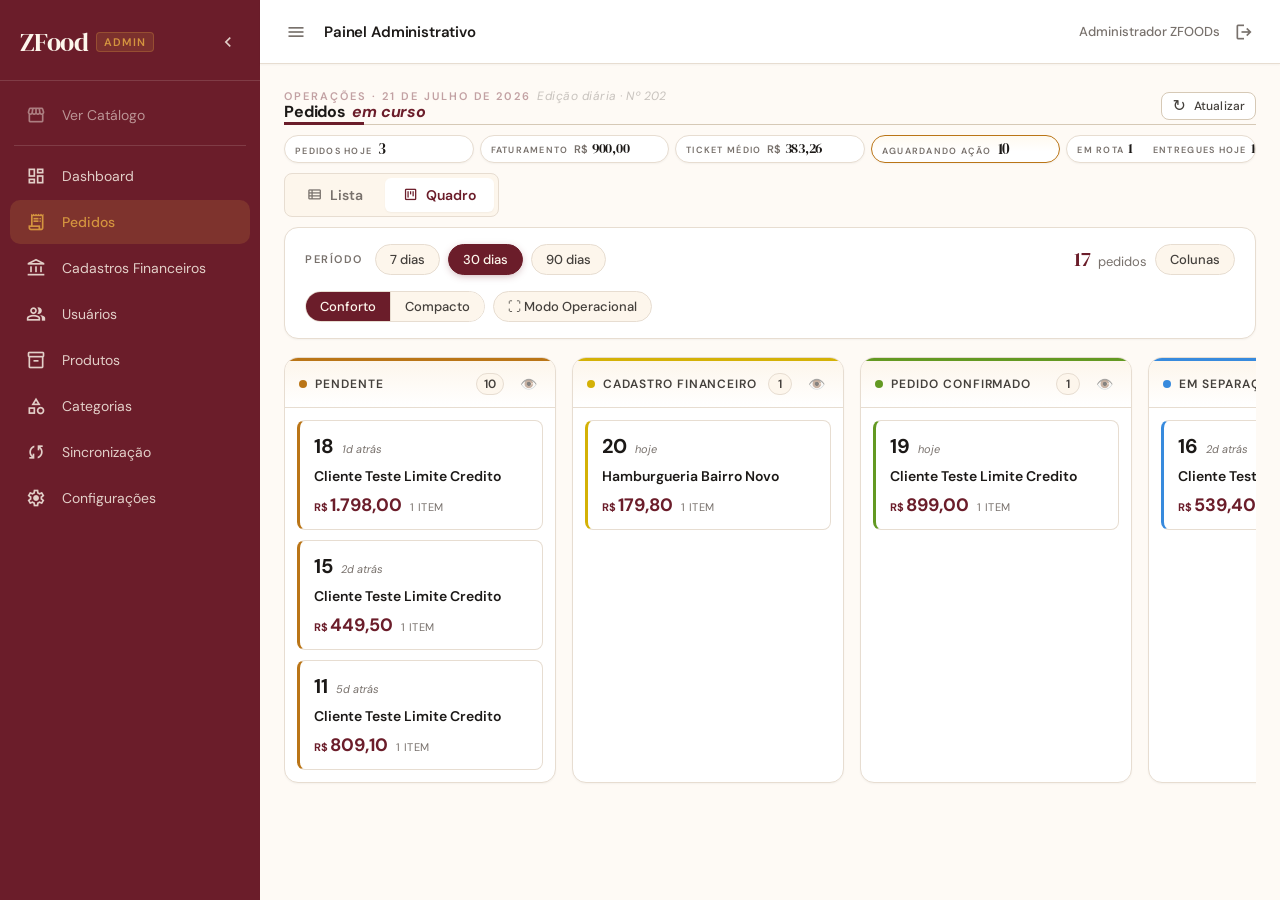
<file: 05-kanban.html>
<!doctype html>
<html lang="pt-BR">
<head>
<meta charset="UTF-8" />
<meta name="viewport" content="width=device-width, initial-scale=1.0" />
<title>Painel Administrativo</title>
<link href="https://fonts.googleapis.com/icon?family=Material+Icons|Material+Symbols+Outlined:opsz,wght,FILL,GRAD@20..48,100..700,0..1,-50..200" rel="stylesheet">
<link href="https://fonts.googleapis.com/css2?family=DM+Serif+Display:ital@0;1&family=DM+Sans:ital,opsz,wght@0,9..40,300..700;1,9..40,300..700&display=swap" rel="stylesheet">
<style>
	* { box-sizing: border-box; }
	html, body { margin: 0; min-height: 100%; }
	body { font-family: 'DM Sans', system-ui, sans-serif; color: #1c1917; background: #fefaf5; }
	.material-symbols-outlined { font-variation-settings: 'FILL' 0, 'wght' 400, 'GRAD' 0, 'opsz' 24; font-size: 20px; line-height: 1; vertical-align: middle; }

	/* ══════════════ admin-layout.component.ts (rafael-lab) ══════════════ */
	:root {
		--snav-bg: #6b1d2a;
		--snav-bg-dark: #4a1019;
		--snav-text: rgba(253, 246, 236, 0.82);
		--snav-text-full: #fdf6ec;
		--snav-active: #d4943f;
		--snav-active-bg: rgba(212, 148, 63, 0.18);
		--snav-hover-bg: rgba(253, 246, 236, 0.07);
		--snav-divider: rgba(253, 246, 236, 0.14);
		--zf-border: #e7ddd1;
		--zf-surface: #fefaf5;
		--zf-surface-card: #fff;
		--zf-charcoal: #1c1917;
		--zf-warm-gray: #78716c;
		--zf-shadow-sm: 0 1px 2px rgba(28, 25, 23, 0.04);
	}
	.layout-container { position: relative; display: flex; min-height: 100vh; }
	.sidenav {
		width: 260px; flex-shrink: 0; background: var(--snav-bg); color: var(--snav-text);
		display: flex; flex-direction: column;
	}
	.sidenav-brand {
		display: flex; align-items: center; gap: 8px;
		padding: 22px 12px 18px 20px; border-bottom: 1px solid var(--snav-divider); flex-shrink: 0;
	}
	.brand-name { font-family: 'DM Serif Display', Georgia, serif; font-size: 1.625rem; color: var(--snav-text-full); letter-spacing: -0.02em; line-height: 1; }
	.brand-badge {
		font-size: 0.6875rem; font-weight: 600; letter-spacing: 0.08em; text-transform: uppercase;
		color: var(--snav-active); background: rgba(212, 148, 63, 0.16); padding: 2px 7px;
		border-radius: 4px; border: 1px solid rgba(212, 148, 63, 0.3);
	}
	.collapse-button { flex-shrink: 0; margin-left: auto; color: var(--snav-text); background: none; border: none; cursor: pointer; width: 40px; height: 40px; border-radius: 50%; display: flex; align-items: center; justify-content: center; }
	.collapse-button:hover { color: var(--snav-text-full); background: var(--snav-hover-bg); }

	.nav-list { padding: 10px 0; flex: 1; list-style: none; margin: 0; }
	.nav-item {
		display: flex; align-items: center; gap: 16px; margin: 2px 10px; padding: 0 16px;
		border-radius: 10px; min-height: 44px; color: var(--snav-text); text-decoration: none; font-size: 0.875rem;
	}
	.nav-item:hover { background: var(--snav-hover-bg); color: var(--snav-text-full); }
	.nav-item.active { background-color: var(--snav-active-bg); color: var(--snav-active); font-weight: 500; }
	.nav-item .material-symbols-outlined { font-size: 20px; }
	.nav-external { color: rgba(253, 246, 236, 0.55); }
	.nav-external .material-symbols-outlined { color: rgba(253, 246, 236, 0.45); }
	.nav-external:hover { color: var(--snav-text-full); }
	.nav-divider { margin: 8px 14px; border: none; border-top: 1px solid var(--snav-divider); }

	.content { display: flex; flex-direction: column; flex: 1; min-width: 0; }
	.toolbar {
		position: sticky; top: 0; z-index: 10; display: flex; align-items: center; gap: 4px;
		height: 64px; padding: 0 16px; background: var(--zf-surface-card);
		border-bottom: 1px solid var(--zf-border); box-shadow: var(--zf-shadow-sm);
	}
	.menu-button { margin-right: 4px; background: none; border: none; cursor: pointer; width: 40px; height: 40px; border-radius: 50%; display: flex; align-items: center; justify-content: center; color: var(--zf-warm-gray); }
	.menu-button:hover { background: rgba(28,25,23,0.05); }
	.toolbar-title { font-size: 0.9375rem; font-weight: 600; color: var(--zf-charcoal); letter-spacing: -0.01em; }
	.spacer { flex: 1 1 auto; }
	.admin-name { font-size: 0.8125rem; font-weight: 500; color: var(--zf-warm-gray); max-width: 180px; overflow: hidden; text-overflow: ellipsis; white-space: nowrap; }
	.logout-btn { background: none; border: none; cursor: pointer; width: 40px; height: 40px; border-radius: 50%; display: flex; align-items: center; justify-content: center; color: var(--zf-warm-gray); }
	.logout-btn:hover { background: rgba(28,25,23,0.05); }

	.main-content { flex: 1; padding: 24px; background-color: var(--zf-surface); }

	/* ══════════════ order-list.component.ts :host tokens ══════════════ */
	.op-root {
		--op-paper: #fefaf5; --op-card: #ffffff; --op-ink: #1c1917; --op-ink-soft: #44403c;
		--op-muted: #78716c; --op-muted-soft: #a8a29e; --op-rule: #e7ddd1; --op-rule-strong: #d6c9b6;
		--op-burgundy: #6b1d2a; --op-burgundy-dark: #4a1019; --op-copper: #d4943f; --op-copper-soft: #f3e4d0; --op-cream: #fdf6ec;
		--tone-amber: #ba7517; --tone-amber-bg: #fdf2dc;
		--tone-yellow: #d4b106; --tone-yellow-bg: #fbf0c9;
		--tone-green: #639922; --tone-green-bg: #e5f1d7;
		--tone-blue: #378add; --tone-blue-bg: #dceaf5;
		--tone-purple: #534ab7; --tone-purple-bg: #e5e3f6;
		--tone-copper: #d85a30; --tone-copper-bg: #f8e1ca;
		--tone-plum: #d4537e; --tone-plum-bg: #ecd9ee;
		--tone-sage: #1d9e75; --tone-sage-bg: #d6e7d3;
		--tone-ruby: #e24b4a; --tone-ruby-bg: #f4d6d8;
		--op-shadow-sm: 0 1px 2px rgba(28, 25, 23, 0.04);
		--op-shadow: 0 1px 0 rgba(28, 25, 23, 0.04), 0 8px 24px -12px rgba(74, 16, 25, 0.12);
		--op-shadow-lift: 0 1px 0 rgba(28, 25, 23, 0.05), 0 14px 36px -16px rgba(74, 16, 25, 0.22);
		--op-radius: 14px; --op-radius-sm: 8px; --op-radius-pill: 999px;
		display: block; font-family: 'DM Sans', system-ui, sans-serif; color: var(--op-ink);
		max-width: 1380px; margin: 0 auto;
	}
	.op-shell { display: flex; flex-direction: column; gap: 28px; }
	.op-shell--kanban { gap: 10px; }

	/* ── Masthead ── */
	.op-masthead {
		display: grid; grid-template-columns: 1fr auto; grid-template-rows: auto auto;
		align-items: end; gap: 6px 24px; padding-bottom: 24px;
		border-bottom: 1px solid var(--op-rule-strong); position: relative;
	}
	.op-masthead::before { content: ''; position: absolute; left: 0; bottom: -1px; width: 80px; height: 3px; background: var(--op-burgundy); }
	.op-masthead__meta { grid-column: 1; grid-row: 1; display: flex; gap: 14px; align-items: center; flex-wrap: wrap; }
	.op-eyebrow { font-size: 0.6875rem; font-weight: 600; letter-spacing: 0.18em; text-transform: uppercase; color: var(--op-burgundy); }
	.op-issue { font-size: 0.75rem; color: var(--op-muted); letter-spacing: 0.04em; font-style: italic; }
	.op-headline {
		grid-column: 1; grid-row: 2; margin: 0; font-family: 'DM Serif Display', Georgia, serif;
		font-weight: 400; font-size: clamp(2.5rem, 5vw, 3.75rem); line-height: 0.98; letter-spacing: -0.02em;
		display: flex; align-items: baseline; gap: 0.4em; flex-wrap: wrap;
	}
	.op-headline__main { color: var(--op-ink); }
	.op-headline__accent { font-style: italic; color: var(--op-burgundy); font-size: 0.78em; }
	.op-masthead__actions { grid-column: 2; grid-row: 1 / span 2; align-self: end; }
	.op-masthead--kanban { gap: 0 16px; padding-bottom: 4px; border-bottom-width: 1px; }
	.op-masthead--kanban .op-masthead__meta { gap: 6px; opacity: 0.4; font-size: 0.5625rem; letter-spacing: 0.06em; }
	.op-masthead--kanban .op-headline { font-family: inherit; font-weight: 700; font-size: 1rem; letter-spacing: -0.01em; }
	.op-masthead--kanban .op-headline__accent { font-size: 1em; }
	.op-masthead--kanban .op-btn { padding: 5px 10px; font-size: 0.75rem; }

	/* ── Buttons ── */
	.op-btn {
		display: inline-flex; align-items: center; gap: 8px; padding: 10px 18px; border-radius: var(--op-radius-sm);
		font-family: inherit; font-size: 0.875rem; font-weight: 500; letter-spacing: 0.01em; cursor: pointer;
		border: 1px solid transparent; text-decoration: none;
	}
	.op-btn__icon { font-size: 1rem; line-height: 1; }
	.op-btn--ghost { background: var(--op-card); color: var(--op-ink-soft); border-color: var(--op-rule-strong); }
	.op-btn--ghost:hover { background: var(--op-cream); color: var(--op-burgundy); border-color: var(--op-burgundy); }

	/* ── KPI panel (compacto — usado na aba Quadro) ── */
	.op-kpis { display: grid; grid-template-columns: repeat(5, 1fr); gap: 14px; }
	.op-kpi {
		position: relative; background: var(--op-card); border: 1px solid var(--op-rule); border-radius: var(--op-radius);
		padding: 18px 20px 16px; display: flex; flex-direction: column; gap: 6px; min-height: 120px;
		box-shadow: var(--op-shadow-sm); overflow: hidden;
	}
	.op-kpi::before { content: ''; position: absolute; top: 0; left: 0; width: 100%; height: 3px; background: var(--op-rule); }
	.op-kpi--primary::before { background: linear-gradient(90deg, var(--op-burgundy), var(--op-copper)); }
	.op-kpi--alert::before { background: var(--tone-amber); }
	.op-kpi--urgent { border-color: var(--tone-amber); background: linear-gradient(180deg, #fffaf0 0%, var(--op-card) 60%); }
	.op-kpi--urgent::before { background: linear-gradient(90deg, var(--tone-amber), var(--tone-ruby)); }
	.op-kpi__label { font-size: 0.6875rem; font-weight: 600; letter-spacing: 0.14em; text-transform: uppercase; color: var(--op-muted); }
	.op-kpi__value { font-family: 'DM Serif Display', Georgia, serif; font-size: 2.625rem; line-height: 1; color: var(--op-ink); letter-spacing: -0.02em; }
	.op-kpi__value--money { font-size: 2rem; display: inline-flex; align-items: baseline; gap: 4px; }
	.op-kpi__currency { font-family: 'DM Sans', sans-serif; font-size: 0.8125rem; font-weight: 600; color: var(--op-muted); }
	.op-kpi__delta { margin-top: auto; font-size: 0.75rem; font-weight: 500; display: inline-flex; align-items: center; gap: 6px; color: var(--op-ink-soft); }
	.op-kpi__delta-ref { color: var(--op-muted); font-weight: 400; font-style: italic; }
	.op-kpi__delta--up { color: var(--tone-sage); }
	.op-kpi__delta--up::before { content: '▲'; font-size: 0.65rem; }
	.op-kpi__delta--warn { color: var(--tone-amber); font-weight: 600; }
	.op-pulse { width: 8px; height: 8px; border-radius: 50%; background: var(--tone-amber); position: relative; display: inline-block; flex-shrink: 0; }
	.op-kpi--split { flex-direction: column; justify-content: space-between; gap: 10px; padding: 16px 20px; }
	.op-kpi__split-row { display: flex; align-items: baseline; justify-content: space-between; gap: 12px; }
	.op-kpi__split-value { font-family: 'DM Serif Display', Georgia, serif; font-size: 1.75rem; line-height: 1; color: var(--op-ink); letter-spacing: -0.02em; }
	.op-kpi__split-divider { height: 1px; background: var(--op-rule); }

	.op-kpis--compact { gap: 6px; }
	.op-kpis--compact .op-kpi { min-height: 0; flex-direction: row; align-items: baseline; gap: 6px; padding: 5px 10px; }
	.op-kpis--compact .op-kpi::before { display: none; }
	.op-kpis--compact .op-kpi__label { font-size: 0.5625rem; white-space: nowrap; }
	.op-kpis--compact .op-kpi__value { font-size: 0.9375rem; }
	.op-kpis--compact .op-kpi__value--money { font-size: 0.875rem; }
	.op-kpis--compact .op-kpi__currency { font-size: 0.6875rem; }
	.op-kpis--compact .op-kpi__delta { display: none; }
	.op-kpis--compact .op-kpi--split { flex-direction: row; align-items: center; padding: 5px 10px; gap: 10px; }
	.op-kpis--compact .op-kpi__split-row { flex-direction: row; align-items: baseline; gap: 4px; }
	.op-kpis--compact .op-kpi__split-divider { width: 1px; height: 12px; }
	.op-kpis--compact .op-kpi__split-value { font-size: 0.875rem; }

	/* ── Tabs (Lista / Quadro) ── */
	.op-tabs { display: inline-flex; gap: 4px; padding: 4px; background: var(--op-cream); border: 1px solid var(--op-rule); border-radius: var(--op-radius-sm); align-self: flex-start; }
	.op-tab {
		display: inline-flex; align-items: center; gap: 8px; padding: 8px 18px; border: none; background: transparent;
		border-radius: 6px; font-family: inherit; font-size: 0.875rem; font-weight: 600; color: var(--op-muted); cursor: pointer;
	}
	.op-tab__icon { font-size: 0.95rem; line-height: 1; }
	.op-tab:hover { color: var(--op-burgundy); }
	.op-tab--active { background: var(--op-card); color: var(--op-burgundy); box-shadow: var(--op-shadow-sm); }

	/* ── Kanban toolbar ── */
	.op-kanban { display: flex; flex-direction: column; gap: 18px; }
	.op-kanban__toolbar { display: flex; align-items: center; gap: 8px; flex-wrap: wrap; background: var(--op-card); border: 1px solid var(--op-rule); border-radius: var(--op-radius); padding: 16px 20px; box-shadow: var(--op-shadow-sm); }
	.op-filters__group-label { font-size: 0.6875rem; font-weight: 600; letter-spacing: 0.14em; text-transform: uppercase; color: var(--op-muted); margin-right: 4px; }
	.op-quick { padding: 6px 14px; border-radius: var(--op-radius-pill); background: var(--op-cream); border: 1px solid var(--op-rule); font-family: inherit; font-size: 0.8125rem; font-weight: 500; color: var(--op-ink-soft); cursor: pointer; white-space: nowrap; }
	.op-quick:hover { border-color: var(--op-burgundy); color: var(--op-burgundy); }
	.op-quick--active { background: var(--op-burgundy); color: var(--op-cream); border-color: var(--op-burgundy); box-shadow: 0 2px 8px -2px rgba(107, 29, 42, 0.4); }
	.op-quick__badge { margin-left: 6px; padding: 1px 7px; border-radius: var(--op-radius-pill); background: var(--tone-ruby); color: #fff; font-size: 0.6875rem; font-weight: 600; }
	.op-kanban__summary { margin-left: auto; font-size: 0.8125rem; color: var(--op-muted); }
	.op-kanban__summary strong { font-family: 'DM Serif Display', Georgia, serif; font-weight: 400; font-size: 1.25rem; color: var(--op-burgundy); margin-right: 4px; }
	.op-kanban__toolbar-spacer { flex-basis: 100%; height: 0; }
	.op-density { display: inline-flex; border: 1px solid var(--op-rule); border-radius: var(--op-radius-pill); overflow: hidden; }
	.op-density__btn { padding: 6px 14px; background: var(--op-cream); border: none; font-family: inherit; font-size: 0.8125rem; font-weight: 500; color: var(--op-ink-soft); cursor: pointer; }
	.op-density__btn + .op-density__btn { border-left: 1px solid var(--op-rule); }
	.op-density__btn--active { background: var(--op-burgundy); color: var(--op-cream); }

	/* ── Kanban board / columns / cards ── */
	.op-kanban__board { display: flex; gap: 16px; overflow-x: auto; padding-bottom: 8px; }
	.op-kanban__col {
		flex: 0 0 272px; display: flex; flex-direction: column; min-height: 160px; max-height: 70vh;
		background: var(--op-card); border: 1px solid var(--op-rule); border-radius: var(--op-radius);
		box-shadow: var(--op-shadow-sm); overflow: hidden;
	}
	.op-kanban__col-topbar { flex: 0 0 3px; background: var(--dot-color, var(--op-rule)); }
	.op-kanban__col[data-tone='amber'] { --dot-color: var(--tone-amber); }
	.op-kanban__col[data-tone='yellow'] { --dot-color: var(--tone-yellow); }
	.op-kanban__col[data-tone='green'] { --dot-color: var(--tone-green); }
	.op-kanban__col[data-tone='blue'] { --dot-color: var(--tone-blue); }
	.op-kanban__col[data-tone='purple'] { --dot-color: var(--tone-purple); }
	.op-kanban__col[data-tone='copper'] { --dot-color: var(--tone-copper); }
	.op-kanban__col[data-tone='plum'] { --dot-color: var(--tone-plum); }
	.op-kanban__col[data-tone='sage'] { --dot-color: var(--tone-sage); }
	.op-kanban__col[data-tone='ruby'] { --dot-color: var(--tone-ruby); }
	.op-kanban__col-head { display: flex; align-items: center; gap: 8px; padding: 12px 14px; border-bottom: 1px solid var(--op-rule); background: linear-gradient(180deg, var(--op-cream) 0%, transparent 100%); }
	.op-kanban__col-dot { width: 8px; height: 8px; border-radius: 50%; background: var(--dot-color, var(--op-muted)); flex-shrink: 0; }
	.op-kanban__col-title { font-size: 0.75rem; font-weight: 600; letter-spacing: 0.08em; text-transform: uppercase; color: var(--op-ink-soft); }
	.op-kanban__col-count { margin-left: auto; min-width: 24px; height: 22px; padding: 0 7px; display: inline-flex; align-items: center; justify-content: center; border-radius: var(--op-radius-pill); background: var(--op-cream); border: 1px solid var(--op-rule); font-size: 0.75rem; font-weight: 600; color: var(--op-ink-soft); }
	.op-kanban__col-eye { margin-left: 4px; border: none; background: transparent; cursor: pointer; font-size: 0.875rem; line-height: 1; padding: 2px 4px; border-radius: var(--op-radius-sm); opacity: 0.55; }
	.op-kanban__col-eye:hover { opacity: 1; background: var(--op-cream); }
	.op-kanban__col-body { display: flex; flex-direction: column; gap: 10px; padding: 12px; overflow-y: auto; }
	.op-kanban__card {
		box-sizing: border-box; display: flex; flex-direction: column; gap: 8px; padding: 12px 14px;
		border: 1px solid var(--op-rule); border-left: 3px solid var(--dot-color, var(--op-rule-strong));
		border-radius: var(--op-radius-sm); background: var(--op-card); cursor: pointer; width: 100%; text-align: left; font: inherit; color: inherit;
	}
	.op-kanban__card[data-status='pendente'] { --dot-color: var(--tone-amber); }
	.op-kanban__card[data-status='cadastro_financeiro'] { --dot-color: var(--tone-yellow); }
	.op-kanban__card[data-status='confirmado'] { --dot-color: var(--tone-green); }
	.op-kanban__card[data-status='em_separacao'] { --dot-color: var(--tone-blue); }
	.op-kanban__card[data-status='faturamento'] { --dot-color: var(--tone-purple); }
	.op-kanban__card[data-status='aguardando_pagamento'] { --dot-color: var(--tone-copper); }
	.op-kanban__card[data-status='em_rota'] { --dot-color: var(--tone-plum); }
	.op-kanban__card[data-status='entregue'] { --dot-color: var(--tone-sage); }
	.op-kanban__card[data-status='cancelado'] { --dot-color: var(--tone-ruby); }
	.op-kanban__card:hover { box-shadow: var(--op-shadow-lift); border-color: var(--dot-color, var(--op-rule-strong)); }
	.op-kanban__card-top { display: flex; align-items: baseline; justify-content: space-between; gap: 8px; }
	.op-numero { font-weight: 700; }
	.op-kanban__card .op-numero { font-size: 1.25rem; }
	.op-kanban__card-time { font-size: 0.6875rem; color: var(--op-muted); font-style: italic; white-space: nowrap; }
	.op-kanban__card-badge { display: inline-block; align-self: flex-start; margin: 2px 0; padding: 2px 8px; border-radius: var(--op-radius-pill); background: var(--tone-ruby-bg); color: var(--tone-ruby); font-size: 0.6875rem; font-weight: 700; letter-spacing: 0.02em; }
	.op-kanban__card-cliente { font-weight: 600; font-size: 0.875rem; color: var(--op-ink); white-space: nowrap; overflow: hidden; text-overflow: ellipsis; }
	.op-kanban__card-foot { display: flex; align-items: baseline; justify-content: space-between; gap: 8px; }
	.op-valor { font-weight: 700; color: var(--op-burgundy); }
	.op-valor__cur { font-size: 0.6875rem; margin-right: 2px; }
	.op-kanban__card .op-valor__num { font-size: 1.125rem; }
	.op-kanban__card-itens { font-size: 0.6875rem; color: var(--op-muted); letter-spacing: 0.04em; text-transform: uppercase; white-space: nowrap; }
	.op-kanban__empty { margin: 8px 0; text-align: center; font-size: 0.8125rem; color: var(--op-muted-soft); font-style: italic; }

	/* ── Interatividade — não faz parte do visual aprovado, apenas comportamento ── */
	.op-root [hidden] { display: none !important; }

	/* Densidade Compacto */
	.op-kanban__board--compact { gap: 10px; }
	.op-kanban__board--compact .op-kanban__col-head { padding: 8px 10px; }
	.op-kanban__board--compact .op-kanban__col-body { gap: 6px; padding: 8px; }
	.op-kanban__board--compact .op-kanban__card { padding: 8px 10px; gap: 4px; }
	.op-kanban__board--compact .op-kanban__card .op-numero { font-size: 1.05rem; }
	.op-kanban__board--compact .op-kanban__card .op-valor__num { font-size: 0.9375rem; }

	/* Modo Operacional */
	.layout-container.sidenav-hidden .sidenav { display: none; }
	.layout-container.is-operacional .sidenav { display: none; }
	.layout-container.is-operacional .toolbar { height: 44px; }
	.layout-container.is-operacional .toolbar-title,
	.layout-container.is-operacional .admin-name { display: none; }
	.layout-container.is-operacional .main-content { padding: 12px 16px; }
	.layout-container.is-operacional .op-masthead--kanban,
	.layout-container.is-operacional .op-kpis { display: none; }
	.layout-container.is-operacional .op-root { max-width: none; }

	/* Painel de colunas ocultas */
	.op-columns-panel { display: flex; flex-wrap: wrap; align-items: center; gap: 8px; padding: 10px 14px; background: var(--op-cream); border: 1px solid var(--op-rule); border-radius: var(--op-radius-sm); }
	.op-col-chip { display: inline-flex; align-items: center; gap: 6px; padding: 4px 10px; border-radius: var(--op-radius-pill); background: var(--op-card); border: 1px solid var(--op-rule-strong); font-family: inherit; font-size: 0.75rem; font-weight: 500; color: var(--op-ink-soft); cursor: pointer; }
	.op-col-chip:hover { border-color: var(--op-burgundy); color: var(--op-burgundy); }
	.op-col-chip .material-symbols-outlined { font-size: 1rem; }
	.op-kanban__col[hidden] { display: none; }

	/* Visualização em Lista */
	.op-list { background: var(--op-card); border: 1px solid var(--op-rule); border-radius: var(--op-radius); box-shadow: var(--op-shadow-sm); overflow: hidden; }
	.op-list__table { width: 100%; border-collapse: collapse; font-size: 0.8125rem; }
	.op-list__table th { text-align: left; padding: 10px 14px; font-size: 0.6875rem; font-weight: 600; letter-spacing: 0.08em; text-transform: uppercase; color: var(--op-muted); border-bottom: 1px solid var(--op-rule); background: var(--op-cream); }
	.op-list__table td { padding: 10px 14px; border-bottom: 1px solid var(--op-rule); }
	.op-list__table tbody tr:last-child td { border-bottom: none; }
	.op-list__table tbody tr:hover { background: var(--op-cream); }
	.op-list__status { display: inline-flex; align-items: center; gap: 6px; font-weight: 600; }
	.op-list__dot { width: 8px; height: 8px; border-radius: 50%; flex-shrink: 0; }

	/* Modal de pedido */
	.op-modal-overlay { position: fixed; inset: 0; background: rgba(28, 25, 23, 0.45); display: flex; align-items: center; justify-content: center; z-index: 1000; padding: 20px; }
	.op-modal { background: var(--op-card); border-radius: var(--op-radius); box-shadow: var(--op-shadow-lift); width: 100%; max-width: 380px; overflow: hidden; }
	.op-modal__header { display: flex; align-items: center; justify-content: space-between; padding: 16px 18px; border-bottom: 1px solid var(--op-rule); }
	.op-modal__header h2 { margin: 0; font-family: 'DM Serif Display', Georgia, serif; font-weight: 400; font-size: 1.25rem; color: var(--op-ink); }
	.op-modal__close { background: none; border: none; cursor: pointer; color: var(--op-muted); width: 32px; height: 32px; border-radius: 50%; display: flex; align-items: center; justify-content: center; }
	.op-modal__close:hover { background: var(--op-cream); color: var(--op-burgundy); }
	.op-modal__body { padding: 18px; display: flex; flex-direction: column; gap: 10px; }
	.op-modal__row { display: flex; align-items: baseline; justify-content: space-between; gap: 12px; font-size: 0.875rem; }
	.op-modal__row span:first-child { color: var(--op-muted); }
	.op-modal__row span:last-child { font-weight: 600; color: var(--op-ink); }
	.op-modal__footer { padding: 14px 18px; border-top: 1px solid var(--op-rule); display: flex; justify-content: flex-end; }
</style>
</head>
<body>
<div class="layout-container" id="layoutContainer">
	<nav class="sidenav">
		<div class="sidenav-brand">
			<span class="brand-name">ZFood</span>
			<span class="brand-badge">Admin</span>
			<button class="collapse-button" id="sidenavCollapseBtn" aria-label="Fechar menu"><span class="material-symbols-outlined">chevron_left</span></button>
		</div>
		<ul class="nav-list">
			<li><a class="nav-item nav-external" href="01-catalogo.html"><span class="material-symbols-outlined">storefront</span><span>Ver Catálogo</span></a></li>
			<hr class="nav-divider" />
			<li><a class="nav-item" href="04-dashboard-admin.html"><span class="material-symbols-outlined">dashboard</span><span>Dashboard</span></a></li>
			<li><a class="nav-item active" href="05-kanban.html"><span class="material-symbols-outlined">receipt_long</span><span>Pedidos</span></a></li>
			<li><a class="nav-item" href="06-cadastro-financeiro.html"><span class="material-symbols-outlined">account_balance</span><span>Cadastros Financeiros</span></a></li>
			<li><a class="nav-item" href="#"><span class="material-symbols-outlined">people</span><span>Usuários</span></a></li>
			<li><a class="nav-item" href="#"><span class="material-symbols-outlined">inventory_2</span><span>Produtos</span></a></li>
			<li><a class="nav-item" href="#"><span class="material-symbols-outlined">category</span><span>Categorias</span></a></li>
			<li><a class="nav-item" href="#"><span class="material-symbols-outlined">sync</span><span>Sincronização</span></a></li>
			<li><a class="nav-item" href="#"><span class="material-symbols-outlined">settings</span><span>Configurações</span></a></li>
		</ul>
	</nav>

	<div class="content">
		<header class="toolbar">
			<button class="menu-button" id="toolbarMenuBtn" aria-label="Abrir menu"><span class="material-symbols-outlined">menu</span></button>
			<span class="toolbar-title">Painel Administrativo</span>
			<span class="spacer"></span>
			<span class="admin-name">Administrador ZFOODs</span>
			<button class="logout-btn" aria-label="Sair"><span class="material-symbols-outlined">logout</span></button>
		</header>

		<main class="main-content">
			<section class="op-root op-shell op-shell--kanban" aria-label="Operações de pedidos">
				<header class="op-masthead op-masthead--kanban">
					<div class="op-masthead__meta">
						<span class="op-eyebrow">Operações · 21 de julho de 2026</span>
						<span class="op-issue">Edição diária · Nº 202</span>
					</div>
					<h1 class="op-headline"><span class="op-headline__main">Pedidos</span><span class="op-headline__accent">em curso</span></h1>
					<div class="op-masthead__actions">
						<button type="button" class="op-btn op-btn--ghost" aria-label="Atualizar painel">
							<span class="op-btn__icon" aria-hidden="true">↻</span><span>Atualizar</span>
						</button>
					</div>
				</header>

				<section class="op-kpis op-kpis--compact" aria-label="Indicadores estratégicos">
					<article class="op-kpi op-kpi--primary">
						<span class="op-kpi__label">Pedidos hoje</span>
						<span class="op-kpi__value">3</span>
						<span class="op-kpi__delta op-kpi__delta--up">12% <span class="op-kpi__delta-ref">vs ontem</span></span>
					</article>
					<article class="op-kpi">
						<span class="op-kpi__label">Faturamento</span>
						<span class="op-kpi__value op-kpi__value--money"><span class="op-kpi__currency">R$</span>900,00</span>
						<span class="op-kpi__delta op-kpi__delta--up">8% <span class="op-kpi__delta-ref">vs ontem</span></span>
					</article>
					<article class="op-kpi">
						<span class="op-kpi__label">Ticket médio</span>
						<span class="op-kpi__value op-kpi__value--money"><span class="op-kpi__currency">R$</span>383,26</span>
						<span class="op-kpi__delta">17 pedidos</span>
					</article>
					<article class="op-kpi op-kpi--alert op-kpi--urgent">
						<span class="op-kpi__label">Aguardando ação</span>
						<span class="op-kpi__value">10</span>
						<span class="op-kpi__delta op-kpi__delta--warn"><span class="op-pulse"></span> Requer atenção</span>
					</article>
					<article class="op-kpi op-kpi--split">
						<div class="op-kpi__split-row"><span class="op-kpi__label">Em rota</span><span class="op-kpi__split-value">1</span></div>
						<div class="op-kpi__split-divider"></div>
						<div class="op-kpi__split-row"><span class="op-kpi__label">Entregues hoje</span><span class="op-kpi__split-value">1</span></div>
					</article>
				</section>

				<nav class="op-tabs" role="tablist" aria-label="Modos de visualização">
					<button type="button" role="tab" class="op-tab" id="tabLista" aria-selected="false">
						<span class="material-symbols-outlined op-tab__icon" aria-hidden="true">view_list</span>Lista
					</button>
					<button type="button" role="tab" class="op-tab op-tab--active" id="tabQuadro" aria-selected="true">
						<span class="material-symbols-outlined op-tab__icon" aria-hidden="true">view_kanban</span>Quadro
					</button>
				</nav>

				<section class="op-kanban" id="viewQuadro" aria-label="Quadro de pedidos por etapa">
					<div class="op-kanban__toolbar" role="group" aria-label="Período do quadro">
						<span class="op-filters__group-label">Período</span>
						<button type="button" class="op-quick" data-period="7" aria-pressed="false">7 dias</button>
						<button type="button" class="op-quick op-quick--active" data-period="30" aria-pressed="true">30 dias</button>
						<button type="button" class="op-quick" data-period="90" aria-pressed="false">90 dias</button>
						<span class="op-kanban__summary" aria-live="polite"><strong>17</strong> pedidos</span>
						<button type="button" class="op-quick" id="btnColunas" aria-pressed="false">Colunas<span class="op-quick__badge" id="opColBadge" hidden>0</span></button>
						<span class="op-kanban__toolbar-spacer"></span>
						<div class="op-density" role="group" aria-label="Densidade das colunas do quadro">
							<button type="button" class="op-density__btn op-density__btn--active" data-density="conforto" aria-pressed="true">Conforto</button>
							<button type="button" class="op-density__btn" data-density="compacto" aria-pressed="false">Compacto</button>
						</div>
						<button type="button" class="op-quick" id="btnModoOperacional" aria-pressed="false" title="Recolhe o menu, o cabeçalho e os indicadores para maximizar o quadro">
							<span aria-hidden="true">⛶</span> Modo Operacional
						</button>
					</div>

					<div class="op-columns-panel" id="opColumnsPanel" hidden></div>

					<div class="op-kanban__board" id="opBoard">
						<section class="op-kanban__col" data-tone="amber" data-col="pendente">
							<div class="op-kanban__col-topbar"></div>
							<header class="op-kanban__col-head">
								<span class="op-kanban__col-dot"></span>
								<span class="op-kanban__col-title">Pendente</span>
								<span class="op-kanban__col-count">10</span>
								<button type="button" class="op-kanban__col-eye" data-hide-col="pendente" aria-label="Ocultar coluna Pendente"><span aria-hidden="true">👁️</span></button>
							</header>
							<div class="op-kanban__col-body" data-status="pendente">
								<button type="button" class="op-kanban__card" data-status="pendente">
									<span class="op-kanban__card-top"><span class="op-numero">18</span><span class="op-kanban__card-time">1d atrás</span></span>
									<span class="op-kanban__card-cliente">Cliente Teste Limite Credito</span>
									<span class="op-kanban__card-foot"><span class="op-valor"><span class="op-valor__cur">R$</span><span class="op-valor__num">1.798,00</span></span><span class="op-kanban__card-itens">1 item</span></span>
								</button>
								<button type="button" class="op-kanban__card" data-status="pendente">
									<span class="op-kanban__card-top"><span class="op-numero">15</span><span class="op-kanban__card-time">2d atrás</span></span>
									<span class="op-kanban__card-cliente">Cliente Teste Limite Credito</span>
									<span class="op-kanban__card-foot"><span class="op-valor"><span class="op-valor__cur">R$</span><span class="op-valor__num">449,50</span></span><span class="op-kanban__card-itens">1 item</span></span>
								</button>
								<button type="button" class="op-kanban__card" data-status="pendente">
									<span class="op-kanban__card-top"><span class="op-numero">11</span><span class="op-kanban__card-time">5d atrás</span></span>
									<span class="op-kanban__card-cliente">Cliente Teste Limite Credito</span>
									<span class="op-kanban__card-foot"><span class="op-valor"><span class="op-valor__cur">R$</span><span class="op-valor__num">809,10</span></span><span class="op-kanban__card-itens">1 item</span></span>
								</button>
							</div>
						</section>

						<section class="op-kanban__col" data-tone="yellow" data-col="cadastro_financeiro">
							<div class="op-kanban__col-topbar"></div>
							<header class="op-kanban__col-head">
								<span class="op-kanban__col-dot"></span>
								<span class="op-kanban__col-title">Cadastro Financeiro</span>
								<span class="op-kanban__col-count">1</span>
								<button type="button" class="op-kanban__col-eye" data-hide-col="cadastro_financeiro" aria-label="Ocultar coluna Cadastro Financeiro"><span aria-hidden="true">👁️</span></button>
							</header>
							<div class="op-kanban__col-body" data-status="cadastro_financeiro">
								<a href="06-cadastro-financeiro.html" style="text-decoration:none; color:inherit;">
									<button type="button" class="op-kanban__card" data-status="cadastro_financeiro" style="pointer-events:none;">
										<span class="op-kanban__card-top"><span class="op-numero">20</span><span class="op-kanban__card-time">hoje</span></span>
										<span class="op-kanban__card-cliente">Hamburgueria Bairro Novo</span>
										<span class="op-kanban__card-foot"><span class="op-valor"><span class="op-valor__cur">R$</span><span class="op-valor__num">179,80</span></span><span class="op-kanban__card-itens">1 item</span></span>
									</button>
								</a>
							</div>
						</section>

						<section class="op-kanban__col" data-tone="green" data-col="confirmado">
							<div class="op-kanban__col-topbar"></div>
							<header class="op-kanban__col-head">
								<span class="op-kanban__col-dot"></span>
								<span class="op-kanban__col-title">Pedido Confirmado</span>
								<span class="op-kanban__col-count">1</span>
								<button type="button" class="op-kanban__col-eye" data-hide-col="confirmado" aria-label="Ocultar coluna Pedido Confirmado"><span aria-hidden="true">👁️</span></button>
							</header>
							<div class="op-kanban__col-body" data-status="confirmado">
								<button type="button" class="op-kanban__card" data-status="confirmado">
									<span class="op-kanban__card-top"><span class="op-numero">19</span><span class="op-kanban__card-time">hoje</span></span>
									<span class="op-kanban__card-cliente">Cliente Teste Limite Credito</span>
									<span class="op-kanban__card-foot"><span class="op-valor"><span class="op-valor__cur">R$</span><span class="op-valor__num">899,00</span></span><span class="op-kanban__card-itens">1 item</span></span>
								</button>
							</div>
						</section>

						<section class="op-kanban__col" data-tone="blue" data-col="em_separacao">
							<div class="op-kanban__col-topbar"></div>
							<header class="op-kanban__col-head">
								<span class="op-kanban__col-dot"></span>
								<span class="op-kanban__col-title">Em Separação</span>
								<span class="op-kanban__col-count">1</span>
								<button type="button" class="op-kanban__col-eye" data-hide-col="em_separacao" aria-label="Ocultar coluna Em Separação"><span aria-hidden="true">👁️</span></button>
							</header>
							<div class="op-kanban__col-body" data-status="em_separacao">
								<a href="07-camara-fria.html" style="text-decoration:none; color:inherit;">
									<button type="button" class="op-kanban__card" data-status="em_separacao" style="pointer-events:none;">
										<span class="op-kanban__card-top"><span class="op-numero">16</span><span class="op-kanban__card-time">2d atrás</span></span>
										<span class="op-kanban__card-cliente">Cliente Teste Limite Credito</span>
										<span class="op-kanban__card-foot"><span class="op-valor"><span class="op-valor__cur">R$</span><span class="op-valor__num">539,40</span></span><span class="op-kanban__card-itens">3 itens</span></span>
									</button>
								</a>
							</div>
						</section>

						<section class="op-kanban__col" data-tone="purple" data-col="faturamento">
							<div class="op-kanban__col-topbar"></div>
							<header class="op-kanban__col-head">
								<span class="op-kanban__col-dot"></span>
								<span class="op-kanban__col-title">Faturamento</span>
								<span class="op-kanban__col-count">1</span>
								<button type="button" class="op-kanban__col-eye" data-hide-col="faturamento" aria-label="Ocultar coluna Faturamento"><span aria-hidden="true">👁️</span></button>
							</header>
							<div class="op-kanban__col-body" data-status="faturamento">
								<a href="08-faturamento.html" style="text-decoration:none; color:inherit;">
									<button type="button" class="op-kanban__card" data-status="faturamento" style="pointer-events:none;">
										<span class="op-kanban__card-top"><span class="op-numero">14</span><span class="op-kanban__card-time">5d atrás</span></span>
										<span class="op-kanban__card-cliente">Cliente Teste Limite Credito</span>
										<span class="op-kanban__card-foot"><span class="op-valor"><span class="op-valor__cur">R$</span><span class="op-valor__num">900,00</span></span><span class="op-kanban__card-itens">26 itens</span></span>
									</button>
								</a>
							</div>
						</section>

						<section class="op-kanban__col" data-tone="copper" data-col="aguardando_pagamento">
							<div class="op-kanban__col-topbar"></div>
							<header class="op-kanban__col-head">
								<span class="op-kanban__col-dot"></span>
								<span class="op-kanban__col-title">Aguardando Pagamento</span>
								<span class="op-kanban__col-count">1</span>
								<button type="button" class="op-kanban__col-eye" data-hide-col="aguardando_pagamento" aria-label="Ocultar coluna Aguardando Pagamento"><span aria-hidden="true">👁️</span></button>
							</header>
							<div class="op-kanban__col-body" data-status="aguardando_pagamento">
								<button type="button" class="op-kanban__card" data-status="aguardando_pagamento">
									<span class="op-kanban__card-top"><span class="op-numero">13</span><span class="op-kanban__card-time">5d atrás</span></span>
									<span class="op-kanban__card-cliente">Cliente Teste Limite Credito</span>
									<span class="op-kanban__card-foot"><span class="op-valor"><span class="op-valor__cur">R$</span><span class="op-valor__num">167,70</span></span><span class="op-kanban__card-itens">15 itens</span></span>
								</button>
							</div>
						</section>

						<section class="op-kanban__col" data-tone="plum" data-col="em_rota">
							<div class="op-kanban__col-topbar"></div>
							<header class="op-kanban__col-head">
								<span class="op-kanban__col-dot"></span>
								<span class="op-kanban__col-title">Em Rota</span>
								<span class="op-kanban__col-count">1</span>
								<button type="button" class="op-kanban__col-eye" data-hide-col="em_rota" aria-label="Ocultar coluna Em Rota"><span aria-hidden="true">👁️</span></button>
							</header>
							<div class="op-kanban__col-body" data-status="em_rota">
								<button type="button" class="op-kanban__card" data-status="em_rota">
									<span class="op-kanban__card-top"><span class="op-numero">12</span><span class="op-kanban__card-time">5d atrás</span></span>
									<span class="op-kanban__card-cliente">Cliente Teste Limite Credito</span>
									<span class="op-kanban__card-foot"><span class="op-valor"><span class="op-valor__cur">R$</span><span class="op-valor__num">450,00</span></span><span class="op-kanban__card-itens">1 item</span></span>
								</button>
							</div>
						</section>

						<section class="op-kanban__col" data-tone="sage" data-col="entregue">
							<div class="op-kanban__col-topbar"></div>
							<header class="op-kanban__col-head">
								<span class="op-kanban__col-dot"></span>
								<span class="op-kanban__col-title">Entregue</span>
								<span class="op-kanban__col-count">1</span>
								<button type="button" class="op-kanban__col-eye" data-hide-col="entregue" aria-label="Ocultar coluna Entregue"><span aria-hidden="true">👁️</span></button>
							</header>
							<div class="op-kanban__col-body" data-status="entregue">
								<button type="button" class="op-kanban__card" data-status="entregue">
									<span class="op-kanban__card-top"><span class="op-numero">5</span><span class="op-kanban__card-time">5d atrás</span></span>
									<span class="op-kanban__card-cliente">Cliente Teste Limite Credito</span>
									<span class="op-kanban__card-foot"><span class="op-valor"><span class="op-valor__cur">R$</span><span class="op-valor__num">559,35</span></span><span class="op-kanban__card-itens">3 itens</span></span>
								</button>
							</div>
						</section>

						<section class="op-kanban__col" data-tone="ruby" data-col="cancelado">
							<div class="op-kanban__col-topbar"></div>
							<header class="op-kanban__col-head">
								<span class="op-kanban__col-dot"></span>
								<span class="op-kanban__col-title">Cancelado</span>
								<span class="op-kanban__col-count">1</span>
								<button type="button" class="op-kanban__col-eye" data-hide-col="cancelado" aria-label="Ocultar coluna Cancelado"><span aria-hidden="true">👁️</span></button>
							</header>
							<div class="op-kanban__col-body" data-status="cancelado">
								<button type="button" class="op-kanban__card" data-status="cancelado">
									<span class="op-kanban__card-top"><span class="op-numero">17</span><span class="op-kanban__card-time">2d atrás</span></span>
									<span class="op-kanban__card-cliente">Cliente Teste Limite Credito</span>
									<span class="op-kanban__card-foot"><span class="op-valor"><span class="op-valor__cur">R$</span><span class="op-valor__num">719,20</span></span><span class="op-kanban__card-itens">1 item</span></span>
								</button>
							</div>
						</section>
					</div>
				</section>

					<section class="op-list" id="viewLista" aria-label="Lista de pedidos" hidden>
						<table class="op-list__table">
							<thead>
								<tr><th>Nº</th><th>Cliente</th><th>Status</th><th>Valor</th><th>Itens</th></tr>
							</thead>
							<tbody id="opListBody"></tbody>
						</table>
					</section>

					<div class="op-modal-overlay" id="opCardModalOverlay" hidden>
						<div class="op-modal" role="dialog" aria-modal="true" aria-labelledby="opModalTitle">
							<div class="op-modal__header">
								<h2 id="opModalTitle">Pedido</h2>
								<button type="button" class="op-modal__close" id="opModalClose" aria-label="Fechar"><span class="material-symbols-outlined">close</span></button>
							</div>
							<div class="op-modal__body" id="opModalBody"></div>
							<div class="op-modal__footer">
								<button type="button" class="op-btn op-btn--ghost" id="opModalCloseBtn">Fechar</button>
							</div>
						</div>
					</div>
			</section>
		</main>
	</div>
</div>
<script>
(function () {
	'use strict';

	var STATUS_LABELS = {
		pendente: 'Pendente',
		cadastro_financeiro: 'Cadastro Financeiro',
		confirmado: 'Pedido Confirmado',
		em_separacao: 'Em Separação',
		faturamento: 'Faturamento',
		aguardando_pagamento: 'Aguardando Pagamento',
		em_rota: 'Em Rota',
		entregue: 'Entregue',
		cancelado: 'Cancelado'
	};

	var layoutContainer = document.getElementById('layoutContainer');
	var sidenavHidden = false;

	function setSidenavHidden(hidden) {
		sidenavHidden = hidden;
		layoutContainer.classList.toggle('sidenav-hidden', hidden);
	}

	document.getElementById('sidenavCollapseBtn').addEventListener('click', function () {
		setSidenavHidden(true);
	});
	document.getElementById('toolbarMenuBtn').addEventListener('click', function () {
		setSidenavHidden(false);
	});

	/* ── Modo Operacional ── */
	var operationalMode = false;
	var sidenavHiddenBeforeOperational = false;
	var btnOperacional = document.getElementById('btnModoOperacional');
	btnOperacional.addEventListener('click', function () {
		operationalMode = !operationalMode;
		layoutContainer.classList.toggle('is-operacional', operationalMode);
		btnOperacional.classList.toggle('op-quick--active', operationalMode);
		btnOperacional.setAttribute('aria-pressed', String(operationalMode));
		if (operationalMode) {
			sidenavHiddenBeforeOperational = sidenavHidden;
			setSidenavHidden(true);
		} else {
			setSidenavHidden(sidenavHiddenBeforeOperational);
		}
	});

	/* ── Tabs Lista / Quadro ── */
	var tabLista = document.getElementById('tabLista');
	var tabQuadro = document.getElementById('tabQuadro');
	var viewQuadro = document.getElementById('viewQuadro');
	var viewLista = document.getElementById('viewLista');

	function renderListView() {
		var tbody = document.getElementById('opListBody');
		tbody.innerHTML = '';
		document.querySelectorAll('.op-kanban__card').forEach(function (card) {
			var status = card.getAttribute('data-status');
			var col = card.closest('.op-kanban__col');
			var tone = col ? col.getAttribute('data-tone') : '';
			var numero = (card.querySelector('.op-numero') || {}).textContent || '';
			var cliente = (card.querySelector('.op-kanban__card-cliente') || {}).textContent || '';
			var valor = (card.querySelector('.op-valor__num') || {}).textContent || '';
			var itens = (card.querySelector('.op-kanban__card-itens') || {}).textContent || '';
			var label = STATUS_LABELS[status] || status;
			var tr = document.createElement('tr');
			tr.innerHTML =
				'<td>' + numero.trim() + '</td>' +
				'<td>' + cliente.trim() + '</td>' +
				'<td><span class="op-list__status"><span class="op-list__dot" style="background:var(--tone-' + tone + ')"></span>' + label + '</span></td>' +
				'<td>R$ ' + valor.trim() + '</td>' +
				'<td>' + itens.trim() + '</td>';
			tbody.appendChild(tr);
		});
	}

	function setView(view) {
		var isLista = view === 'lista';
		tabLista.classList.toggle('op-tab--active', isLista);
		tabLista.setAttribute('aria-selected', String(isLista));
		tabQuadro.classList.toggle('op-tab--active', !isLista);
		tabQuadro.setAttribute('aria-selected', String(!isLista));
		viewLista.hidden = !isLista;
		viewQuadro.hidden = isLista;
		if (isLista) renderListView();
	}
	tabLista.addEventListener('click', function () { setView('lista'); });
	tabQuadro.addEventListener('click', function () { setView('quadro'); });

	/* ── Filtros de período ── */
	var periodBtns = document.querySelectorAll('[data-period]');
	periodBtns.forEach(function (btn) {
		btn.addEventListener('click', function () {
			periodBtns.forEach(function (b) {
				var active = b === btn;
				b.classList.toggle('op-quick--active', active);
				b.setAttribute('aria-pressed', String(active));
			});
		});
	});

	/* ── Densidade ── */
	var densityBtns = document.querySelectorAll('[data-density]');
	var board = document.getElementById('opBoard');
	densityBtns.forEach(function (btn) {
		btn.addEventListener('click', function () {
			var density = btn.getAttribute('data-density');
			densityBtns.forEach(function (b) {
				var active = b === btn;
				b.classList.toggle('op-density__btn--active', active);
				b.setAttribute('aria-pressed', String(active));
			});
			board.classList.toggle('op-kanban__board--compact', density === 'compacto');
		});
	});

	/* ── Ocultar / reexibir colunas ── */
	var hiddenCols = [];
	var colTitles = {};
	document.querySelectorAll('.op-kanban__col[data-col]').forEach(function (col) {
		var key = col.getAttribute('data-col');
		var titleEl = col.querySelector('.op-kanban__col-title');
		colTitles[key] = titleEl ? titleEl.textContent.trim() : key;
	});

	function renderColumnsPanel() {
		var panel = document.getElementById('opColumnsPanel');
		var badge = document.getElementById('opColBadge');
		panel.innerHTML = '';
		if (hiddenCols.length === 0) {
			var empty = document.createElement('span');
			empty.className = 'op-kanban__empty';
			empty.textContent = 'Nenhuma coluna oculta.';
			panel.appendChild(empty);
		} else {
			hiddenCols.forEach(function (key) {
				var chip = document.createElement('button');
				chip.type = 'button';
				chip.className = 'op-col-chip';
				chip.innerHTML = '<span class="material-symbols-outlined" aria-hidden="true">visibility</span><span>' + colTitles[key] + '</span>';
				chip.addEventListener('click', function () { showColumn(key); });
				panel.appendChild(chip);
			});
		}
		badge.hidden = hiddenCols.length === 0;
		badge.textContent = String(hiddenCols.length);
	}

	function hideColumn(key) {
		var col = document.querySelector('.op-kanban__col[data-col="' + key + '"]');
		if (col) col.hidden = true;
		if (hiddenCols.indexOf(key) === -1) hiddenCols.push(key);
		renderColumnsPanel();
		document.getElementById('opColumnsPanel').hidden = false;
	}

	function showColumn(key) {
		var col = document.querySelector('.op-kanban__col[data-col="' + key + '"]');
		if (col) col.hidden = false;
		hiddenCols = hiddenCols.filter(function (k) { return k !== key; });
		renderColumnsPanel();
	}

	document.querySelectorAll('[data-hide-col]').forEach(function (btn) {
		btn.addEventListener('click', function (e) {
			e.stopPropagation();
			hideColumn(btn.getAttribute('data-hide-col'));
		});
	});

	document.getElementById('btnColunas').addEventListener('click', function () {
		var panel = document.getElementById('opColumnsPanel');
		panel.hidden = !panel.hidden;
	});

	renderColumnsPanel();

	/* ── Modal de pedido ── */
	var modalOverlay = document.getElementById('opCardModalOverlay');
	var modalBody = document.getElementById('opModalBody');
	var modalTitle = document.getElementById('opModalTitle');

	function openCardModal(card) {
		var status = card.getAttribute('data-status');
		var col = card.closest('.op-kanban__col');
		var tone = col ? col.getAttribute('data-tone') : '';
		var numero = (card.querySelector('.op-numero') || {}).textContent || '';
		var cliente = (card.querySelector('.op-kanban__card-cliente') || {}).textContent || '';
		var valor = (card.querySelector('.op-valor__num') || {}).textContent || '';
		var itens = (card.querySelector('.op-kanban__card-itens') || {}).textContent || '';
		var tempo = (card.querySelector('.op-kanban__card-time') || {}).textContent || '';
		modalTitle.textContent = 'Pedido nº ' + numero.trim();
		modalBody.innerHTML =
			'<div class="op-modal__row"><span>Cliente</span><span>' + cliente.trim() + '</span></div>' +
			'<div class="op-modal__row"><span>Status</span><span style="color:var(--tone-' + tone + ')">' + (STATUS_LABELS[status] || status) + '</span></div>' +
			'<div class="op-modal__row"><span>Valor</span><span>R$ ' + valor.trim() + '</span></div>' +
			'<div class="op-modal__row"><span>Itens</span><span>' + itens.trim() + '</span></div>' +
			'<div class="op-modal__row"><span>Atualizado</span><span>' + tempo.trim() + '</span></div>';
		modalOverlay.hidden = false;
	}

	function closeCardModal() {
		modalOverlay.hidden = true;
	}

	document.querySelectorAll('.op-kanban__card').forEach(function (card) {
		card.addEventListener('click', function () { openCardModal(card); });
	});
	document.getElementById('opModalClose').addEventListener('click', closeCardModal);
	document.getElementById('opModalCloseBtn').addEventListener('click', closeCardModal);
	modalOverlay.addEventListener('click', function (e) {
		if (e.target === modalOverlay) closeCardModal();
	});
	document.addEventListener('keydown', function (e) {
		if (e.key === 'Escape') closeCardModal();
	});
})();
</script>
</body>
</html>
</file>
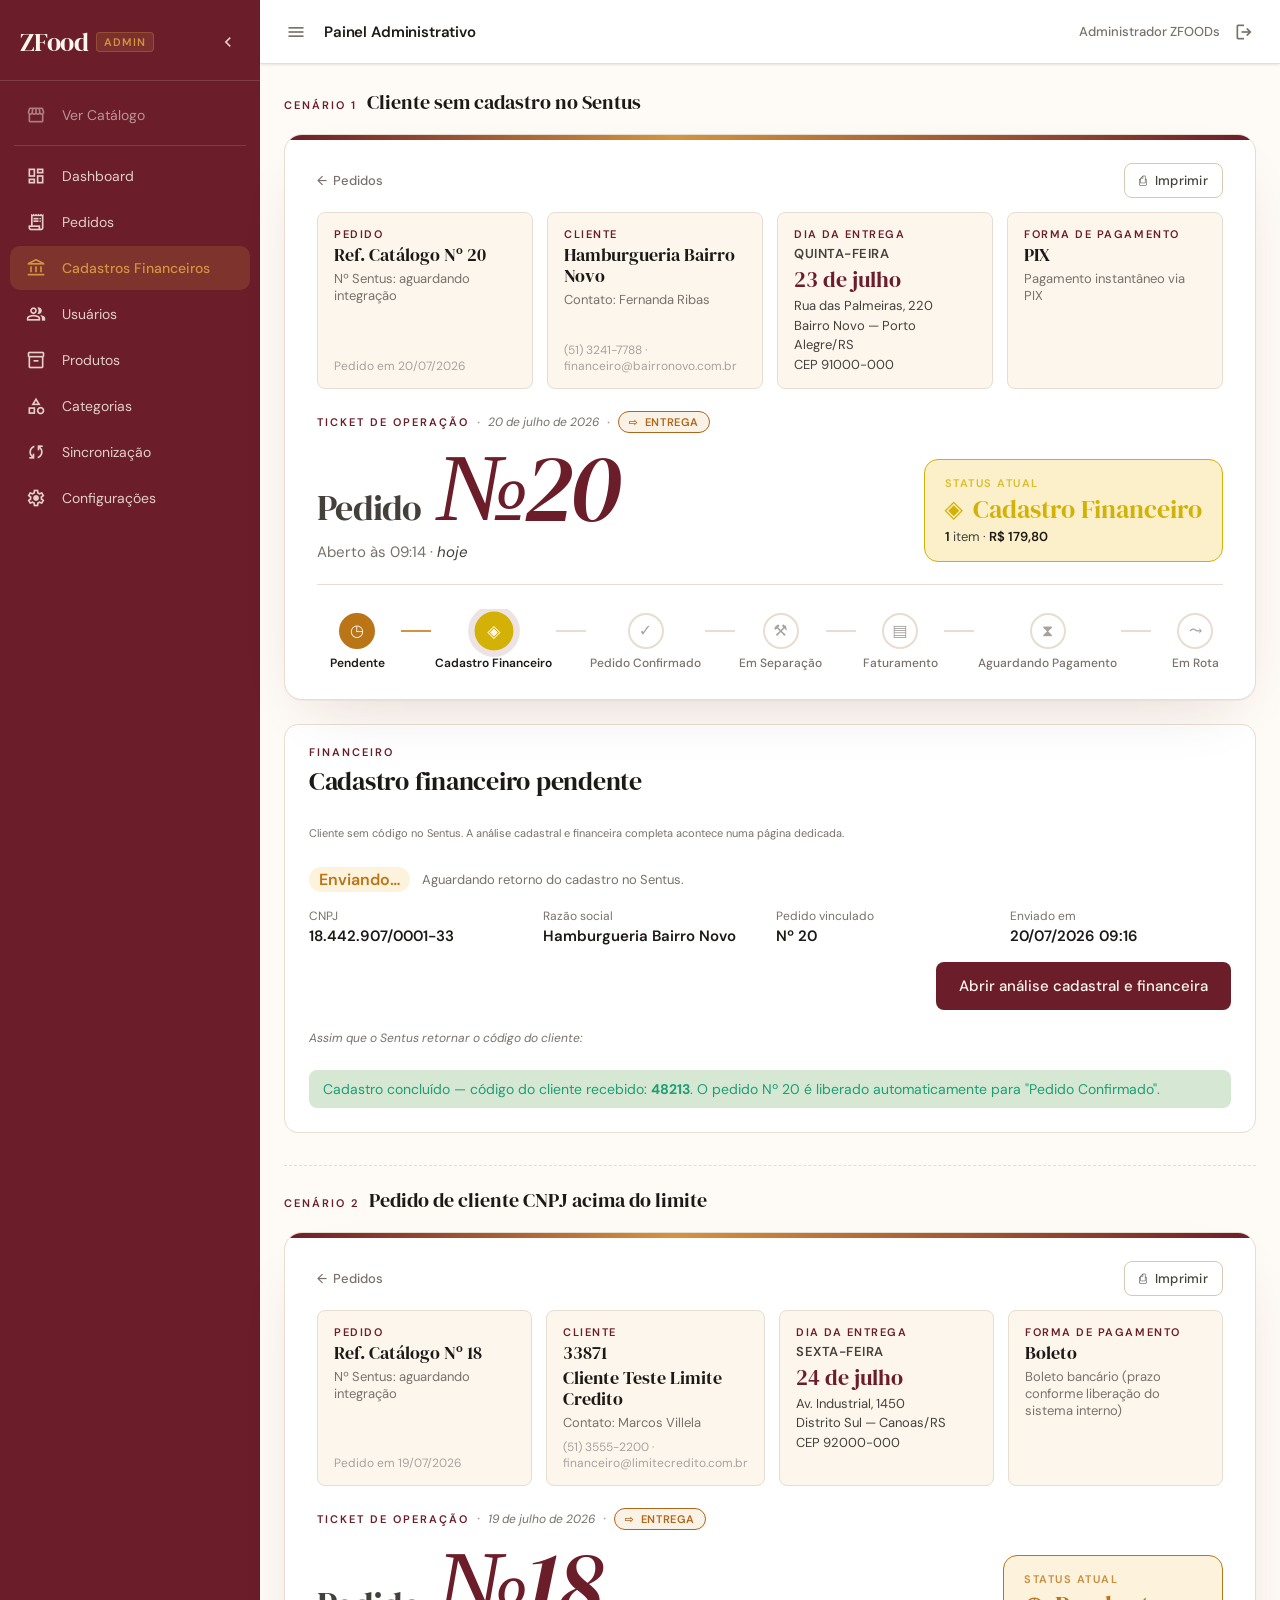
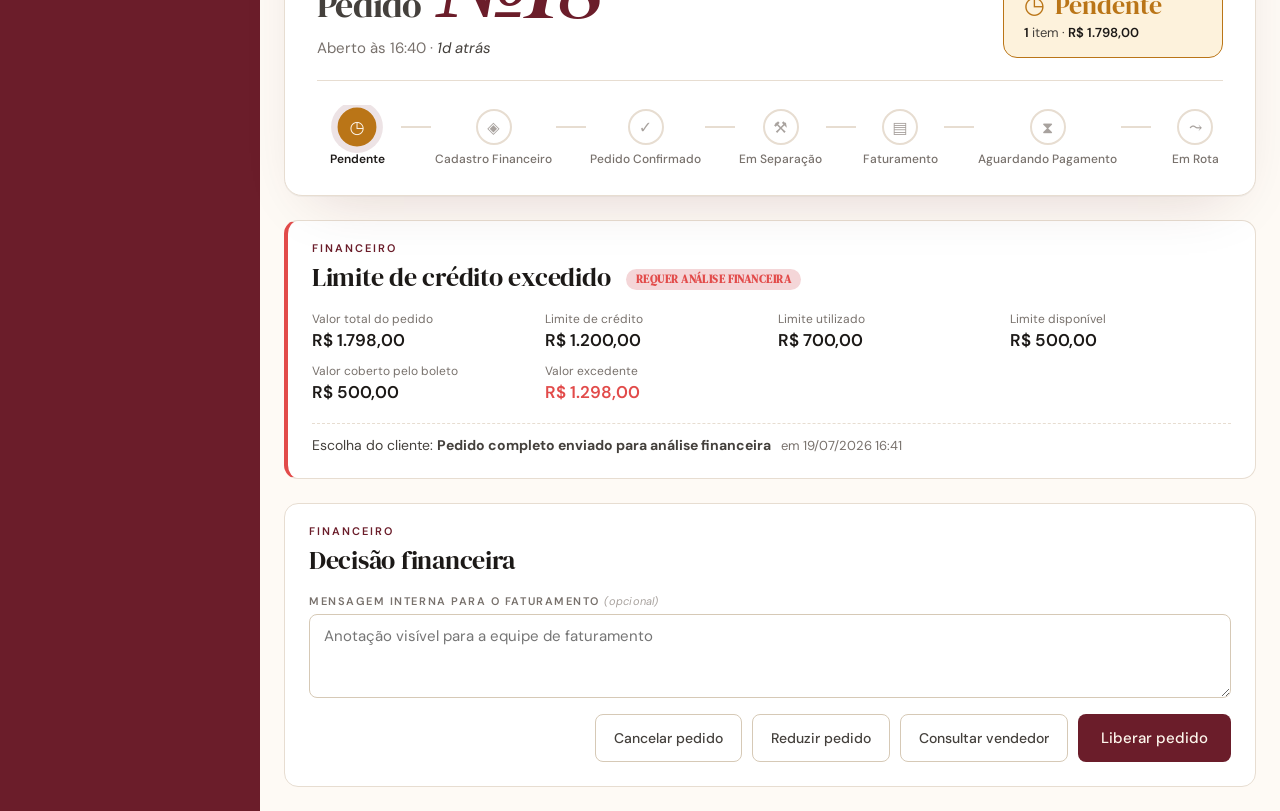
<file: 06-cadastro-financeiro.html>
<!doctype html>
<html lang="pt-BR">
<head>
<meta charset="UTF-8" />
<meta name="viewport" content="width=device-width, initial-scale=1.0" />
<title>Painel Administrativo</title>
<link href="https://fonts.googleapis.com/icon?family=Material+Icons|Material+Symbols+Outlined:opsz,wght,FILL,GRAD@20..48,100..700,0..1,-50..200" rel="stylesheet">
<link href="https://fonts.googleapis.com/css2?family=DM+Serif+Display:ital@0;1&family=DM+Sans:ital,opsz,wght@0,9..40,300..700;1,9..40,300..700&display=swap" rel="stylesheet">
<style>
	* { box-sizing: border-box; }
	html, body { margin: 0; min-height: 100%; }
	body { font-family: 'DM Sans', 'Source Sans 3', sans-serif; color: #1c1917; background: #fefaf5; }
	.material-symbols-outlined { font-variation-settings: 'FILL' 0, 'wght' 400, 'GRAD' 0, 'opsz' 24; font-size: 20px; line-height: 1; vertical-align: middle; }

	/* ══════════════ material-theme.scss + admin-layout.component.ts :host ══════════════ */
	:root {
		--zf-burgundy: #6b1d2a; --zf-burgundy-dark: #4a1019; --zf-cream: #fdf6ec; --zf-copper: #b8722d;
		--zf-charcoal: #1c1917; --zf-warm-gray: #78716c; --zf-warm-gray-light: #a8a29e; --zf-border: #e7ddd1;
		--zf-surface: #fefaf5; --zf-surface-card: #ffffff;
		--zf-shadow-sm: 0 1px 3px rgb(28 25 23 / 0.06), 0 1px 2px rgb(28 25 23 / 0.04);
		--zf-radius-md: 10px;

		--snav-bg: #6b1d2a; --snav-bg-dark: #4a1019; --snav-text: rgba(253, 246, 236, 0.82);
		--snav-text-full: #fdf6ec; --snav-active: #d4943f; --snav-active-bg: rgba(212, 148, 63, 0.18);
		--snav-hover-bg: rgba(253, 246, 236, 0.07); --snav-divider: rgba(253, 246, 236, 0.14);
	}

	/* ── Container / Sidenav / Toolbar (admin-layout.component.ts) ── */
	.layout-container { position: relative; display: flex; min-height: 100vh; }
	.sidenav { width: 260px; flex-shrink: 0; background: var(--snav-bg); color: var(--snav-text); display: flex; flex-direction: column; }
	.sidenav-brand { display: flex; align-items: center; gap: 8px; padding: 22px 12px 18px 20px; border-bottom: 1px solid var(--snav-divider); flex-shrink: 0; }
	.brand-name { font-family: 'DM Serif Display', Georgia, serif; font-size: 1.625rem; color: var(--snav-text-full); letter-spacing: -0.02em; line-height: 1; }
	.brand-badge { font-size: 0.6875rem; font-weight: 600; letter-spacing: 0.08em; text-transform: uppercase; color: var(--snav-active); background: rgba(212, 148, 63, 0.16); padding: 2px 7px; border-radius: 4px; border: 1px solid rgba(212, 148, 63, 0.3); }
	.collapse-button { flex-shrink: 0; margin-left: auto; color: var(--snav-text); background: none; border: none; cursor: pointer; width: 40px; height: 40px; border-radius: 50%; display: flex; align-items: center; justify-content: center; }
	.collapse-button:hover { color: var(--snav-text-full); background: var(--snav-hover-bg); }
	.nav-list { padding: 10px 0; flex: 1; list-style: none; margin: 0; }
	.nav-item { display: flex; align-items: center; gap: 16px; margin: 2px 10px; padding: 0 16px; border-radius: var(--zf-radius-md); min-height: 44px; color: var(--snav-text); text-decoration: none; font-size: 0.875rem; }
	.nav-item:hover { background: var(--snav-hover-bg); color: var(--snav-text-full); }
	.nav-item.active { background-color: var(--snav-active-bg); color: var(--snav-active); font-weight: 500; }
	.nav-item .material-symbols-outlined { font-size: 20px; }
	.nav-external { color: rgba(253, 246, 236, 0.55); }
	.nav-external .material-symbols-outlined { color: rgba(253, 246, 236, 0.45); }
	.nav-external:hover { color: var(--snav-text-full); }
	.nav-divider { margin: 8px 14px; border: none; border-top: 1px solid var(--snav-divider); }
	.content { display: flex; flex-direction: column; flex: 1; min-width: 0; }
	.toolbar { position: sticky; top: 0; z-index: 10; display: flex; align-items: center; gap: 4px; height: 64px; padding: 0 16px; background: var(--zf-surface-card); border-bottom: 1px solid var(--zf-border); box-shadow: var(--zf-shadow-sm); }
	.menu-button { margin-right: 4px; background: none; border: none; cursor: pointer; width: 40px; height: 40px; border-radius: 50%; display: flex; align-items: center; justify-content: center; color: var(--zf-warm-gray); }
	.menu-button:hover { background: rgba(28,25,23,0.05); }
	.toolbar-title { font-size: 0.9375rem; font-weight: 600; color: var(--zf-charcoal); letter-spacing: -0.01em; }
	.spacer { flex: 1 1 auto; }
	.admin-name { font-size: 0.8125rem; font-weight: 500; color: var(--zf-warm-gray); max-width: 180px; overflow: hidden; text-overflow: ellipsis; white-space: nowrap; }
	.logout-btn { background: none; border: none; cursor: pointer; width: 40px; height: 40px; border-radius: 50%; display: flex; align-items: center; justify-content: center; color: var(--zf-warm-gray); }
	.logout-btn:hover { background: rgba(28,25,23,0.05); }
	.main-content { flex: 1; padding: 24px; box-sizing: border-box; background-color: var(--zf-surface); }

	/* ══════════════ order-detail.component.ts :host tokens ══════════════ */
	.op-root {
		--op-paper: #fefaf5; --op-card: #ffffff; --op-ink: #1c1917; --op-ink-soft: #44403c;
		--op-muted: #78716c; --op-muted-soft: #a8a29e; --op-rule: #e7ddd1; --op-rule-strong: #d6c9b6;
		--op-burgundy: #6b1d2a; --op-burgundy-dark: #4a1019; --op-copper: #d4943f; --op-copper-soft: #f3e4d0; --op-cream: #fdf6ec;
		--tone-amber: #ba7517; --tone-amber-bg: #fdf2dc;
		--tone-yellow: #d4b106; --tone-yellow-bg: #fbf0c9;
		--tone-green: #639922; --tone-green-bg: #e5f1d7;
		--tone-blue: #378add; --tone-blue-bg: #dceaf5;
		--tone-purple: #534ab7; --tone-purple-bg: #e5e3f6;
		--tone-copper: #d85a30; --tone-copper-bg: #f8e1ca;
		--tone-plum: #d4537e; --tone-plum-bg: #ecd9ee;
		--tone-sage: #1d9e75; --tone-sage-bg: #d6e7d3;
		--tone-ruby: #e24b4a; --tone-ruby-bg: #f4d6d8;
		--op-radius: 14px; --op-radius-sm: 8px; --op-radius-pill: 999px;
		display: block; font-family: 'DM Sans', system-ui, sans-serif; color: var(--op-ink);
		max-width: 1200px; margin: 0 auto;
	}
	.op-detail { display: flex; flex-direction: column; gap: 24px; }
	.op-eyebrow { font-size: 0.6875rem; font-weight: 600; letter-spacing: 0.18em; text-transform: uppercase; color: var(--op-burgundy); }

	/* ── Hero ── */
	.op-hero { background: var(--op-card); border: 1px solid var(--op-rule); border-radius: 18px; padding: 28px 32px 24px; position: relative; overflow: hidden; box-shadow: 0 1px 0 rgba(28,25,23,0.04), 0 24px 60px -28px rgba(74,16,25,0.18); }
	.op-hero::before { content: ''; position: absolute; inset: 0 0 auto 0; height: 5px; background: linear-gradient(90deg, var(--op-burgundy), var(--op-copper) 40%, var(--op-burgundy)); }
	.op-hero__top { display: flex; justify-content: space-between; align-items: center; gap: 12px; margin-bottom: 14px; }
	.op-back { display: inline-flex; align-items: center; gap: 6px; font-size: 0.8125rem; color: var(--op-muted); text-decoration: none; font-weight: 500; }
	.op-back:hover { color: var(--op-burgundy); }
	.op-print-btn { display: inline-flex; align-items: center; gap: 8px; padding: 8px 14px; background: var(--op-card); color: var(--op-ink-soft); border: 1px solid var(--op-rule-strong); border-radius: var(--op-radius-sm); font-family: inherit; font-size: 0.8125rem; font-weight: 500; letter-spacing: 0.02em; cursor: pointer; }
	.op-print-btn:hover { background: var(--op-cream); color: var(--op-burgundy); border-color: var(--op-burgundy); }

	.op-highlights { display: grid; grid-template-columns: repeat(4, 1fr); gap: 14px; margin-bottom: 22px; }
	@media (max-width: 960px) { .op-highlights { grid-template-columns: repeat(2, 1fr); } }
	.op-highlight-card { display: flex; flex-direction: column; gap: 4px; padding: 14px 16px; background: var(--op-cream); border: 1px solid var(--op-rule); border-radius: var(--op-radius-sm); }
	.op-highlight-card__eyebrow { font-size: 0.6875rem; font-weight: 600; letter-spacing: 0.14em; text-transform: uppercase; color: var(--op-burgundy); }
	.op-highlight-card__value { font-family: 'DM Serif Display', Georgia, serif; font-weight: 400; font-size: 1.1rem; line-height: 1.2; color: var(--op-ink); }
	.op-highlight-card__note { font-size: 0.8125rem; color: var(--op-muted); }
	.op-highlight-card__meta { font-size: 0.75rem; color: var(--op-muted-soft); margin-top: auto; padding-top: 4px; }
	.op-highlight-card__address { font-style: normal; font-size: 0.8125rem; line-height: 1.5; color: var(--op-ink-soft); }

	.op-hero__grid { display: grid; grid-template-columns: 1fr auto; gap: 24px; align-items: end; padding-bottom: 22px; border-bottom: 1px solid var(--op-rule); margin-bottom: 24px; }
	@media (max-width: 720px) { .op-hero__grid { grid-template-columns: 1fr; } }
	.op-hero__main { display: flex; flex-direction: column; gap: 8px; }
	.op-hero__eyebrow { display: inline-flex; align-items: center; gap: 8px; flex-wrap: wrap; }
	.op-hero__sep { color: var(--op-muted-soft); }
	.op-hero__date { font-size: 0.75rem; color: var(--op-muted); font-style: italic; }
	.op-hero__title { margin: 0; font-family: 'DM Serif Display', Georgia, serif; font-weight: 400; line-height: 0.96; display: flex; align-items: baseline; gap: 16px; flex-wrap: wrap; }
	.op-hero__label { font-size: clamp(1.5rem, 3vw, 2.25rem); color: var(--op-ink-soft); letter-spacing: -0.02em; }
	.op-hero__num { font-size: clamp(3.5rem, 8vw, 6rem); color: var(--op-burgundy); letter-spacing: -0.04em; font-feature-settings: 'tnum' 1; font-style: italic; }
	.op-hero__sub { margin: 0; font-size: 0.9375rem; color: var(--op-muted); }
	.op-hero__sub em { font-style: italic; color: var(--op-ink-soft); }
	.op-mode-chip { display: inline-flex; align-items: center; gap: 6px; padding: 3px 10px; border-radius: var(--op-radius-pill); font-size: 0.6875rem; font-weight: 600; letter-spacing: 0.06em; text-transform: uppercase; border: 1px solid currentColor; background: var(--mode-bg, transparent); color: var(--mode-color, var(--op-muted)); }
	.op-mode-chip[data-mode='entrega'] { --mode-color: #b16518; --mode-bg: rgba(212, 148, 63, 0.12); }
	.op-mode-chip[data-mode='retirada'] { --mode-color: #3e6b3a; --mode-bg: rgba(62, 107, 58, 0.12); }

	.op-hero__status { background: var(--tone-bg, var(--op-cream)); border: 1px solid var(--tone-color, var(--op-rule)); border-radius: var(--op-radius); padding: 16px 20px; display: flex; flex-direction: column; gap: 6px; min-width: 220px; }
	.op-hero__status[data-tone='amber'] { --tone-bg: var(--tone-amber-bg); --tone-color: var(--tone-amber); }
	.op-hero__status[data-tone='yellow'] { --tone-bg: var(--tone-yellow-bg); --tone-color: var(--tone-yellow); }
	.op-hero__status-label { font-size: 0.6875rem; letter-spacing: 0.14em; text-transform: uppercase; color: var(--tone-color, var(--op-muted)); font-weight: 600; opacity: 0.8; }
	.op-hero__status-value { font-family: 'DM Serif Display', Georgia, serif; font-size: 1.625rem; line-height: 1; color: var(--tone-color, var(--op-ink)); display: inline-flex; align-items: center; gap: 10px; }
	.op-hero__status-icon { font-size: 1.5rem; font-family: system-ui; }
	.op-hero__status-meta { font-size: 0.8125rem; color: var(--op-ink-soft); }
	.op-hero__status-meta strong { color: var(--op-ink); font-weight: 600; }

	/* ── Flow ── */
	.op-flow { display: flex; align-items: center; gap: 4px; padding: 4px 0; flex-wrap: nowrap; overflow-x: auto; }
	.op-flow__step { display: flex; flex-direction: column; align-items: center; gap: 6px; flex-shrink: 0; min-width: 80px; }
	.op-flow__node { width: 36px; height: 36px; border-radius: 50%; background: var(--op-card); border: 2px solid var(--op-rule); display: flex; align-items: center; justify-content: center; font-size: 1rem; color: var(--op-muted-soft); }
	.op-flow__step--done .op-flow__node { background: var(--tone-color, var(--op-burgundy)); border-color: var(--tone-color, var(--op-burgundy)); color: var(--op-cream); }
	.op-flow__step--current .op-flow__node { background: var(--tone-color, var(--op-burgundy)); border-color: var(--tone-color, var(--op-burgundy)); color: var(--op-cream); box-shadow: 0 0 0 6px rgba(107, 29, 42, 0.12); transform: scale(1.08); }
	.op-flow__step[data-tone='amber'] { --tone-color: var(--tone-amber); }
	.op-flow__step[data-tone='yellow'] { --tone-color: var(--tone-yellow); }
	.op-flow__label { font-size: 0.75rem; color: var(--op-muted); text-align: center; white-space: nowrap; font-weight: 500; }
	.op-flow__step--done .op-flow__label, .op-flow__step--current .op-flow__label { color: var(--op-ink); font-weight: 600; }
	.op-flow__line { flex: 1; height: 2px; background: var(--op-rule); margin-bottom: 22px; min-width: 30px; }
	.op-flow__line--done { background: var(--op-copper); }

	/* ── Actions / panels ── */
	.op-actions { background: var(--op-card); border: 1px solid var(--op-rule); border-radius: var(--op-radius); padding: 20px 24px 24px; display: flex; flex-direction: column; gap: 16px; }
	.op-actions__head { display: flex; flex-direction: column; gap: 4px; }
	.op-actions__title { margin: 0; font-family: 'DM Serif Display', Georgia, serif; font-weight: 400; font-size: 1.625rem; color: var(--op-ink); letter-spacing: -0.01em; }
	.op-actions__commit { display: flex; gap: 10px; justify-content: flex-end; flex-wrap: wrap; }
	.op-field__label { font-size: 0.6875rem; font-weight: 600; letter-spacing: 0.14em; text-transform: uppercase; color: var(--op-muted); }

	/* Limite de crédito (Fase 3.3, real) */
	.op-limite { border-left: 4px solid var(--tone-amber); }
	.op-limite--analise { border-left-color: var(--tone-ruby); }
	.op-limite__selo { display: inline-block; margin-left: 10px; padding: 3px 10px; border-radius: var(--op-radius-pill); background: var(--tone-ruby-bg); color: var(--tone-ruby); font-size: 0.6875rem; font-weight: 700; letter-spacing: 0.04em; text-transform: uppercase; vertical-align: middle; }
	.op-limite__grid { display: grid; grid-template-columns: repeat(auto-fit, minmax(180px, 1fr)); gap: 12px; }
	.op-limite__item { display: flex; flex-direction: column; gap: 2px; }
	.op-limite__label { font-size: 0.75rem; color: var(--op-muted); }
	.op-limite__value { font-size: 1.0625rem; font-weight: 600; color: var(--op-ink); }
	.op-limite__value--destaque { color: var(--tone-ruby); }
	.op-limite__opcao { margin: 4px 0 0; padding-top: 12px; border-top: 1px dashed var(--op-rule); font-size: 0.875rem; color: var(--op-ink-soft); }
	.op-limite__data { margin-left: 6px; font-size: 0.8125rem; color: var(--op-muted); }

	/* Cadastro financeiro / Sentus (real) */
	.op-cf-sentus__row { display: flex; align-items: center; gap: 12px; flex-wrap: wrap; }
	.op-sentus__status-value { font-weight: 600; color: var(--op-ink); padding: 2px 10px; border-radius: var(--op-radius-pill); background: var(--tone-purple-bg); }
	.op-sentus__status-value[data-sentus-status='enviado'] { background: var(--tone-sage-bg); color: var(--tone-sage); }
	.op-sentus__status-value[data-sentus-status='erro'] { background: var(--tone-ruby-bg); color: var(--tone-ruby); }
	.op-sentus__status-value[data-sentus-status='enviando'] { background: var(--tone-amber-bg); color: var(--tone-amber); }
	.op-sentus__status-error { font-size: 0.8125rem; color: var(--tone-ruby); }

	/* Banner "já integrado" (real, de cadastro-financeiro-detail.component.ts) */
	.cfd-banner { padding: 10px 14px; border-radius: var(--op-radius-sm); font-size: 0.875rem; }
	.cfd-banner--ok { background: var(--tone-sage-bg); color: var(--tone-sage); }

	.op-btn { display: inline-flex; align-items: center; gap: 8px; padding: 10px 18px; border-radius: var(--op-radius-sm); font-family: inherit; font-size: 0.875rem; font-weight: 500; cursor: pointer; border: 1px solid transparent; text-decoration: none; }
	.op-btn--primary { background: var(--op-burgundy); color: var(--op-cream); }
	.op-btn--primary:hover { background: var(--op-burgundy-dark); }
	.op-btn--ghost { background: var(--op-card); color: var(--op-ink-soft); border-color: var(--op-rule-strong); }
	.op-btn--ghost:hover { background: var(--op-cream); color: var(--op-burgundy); border-color: var(--op-burgundy); }
	.op-btn--large { padding: 13px 22px; font-size: 0.9375rem; }

	.op-input { padding: 11px 14px; border-radius: var(--op-radius-sm); border: 1px solid var(--op-rule-strong); background: var(--op-card); font-family: inherit; font-size: 0.9375rem; color: var(--op-ink); width: 100%; resize: vertical; }
	.op-input:focus { outline: none; border-color: var(--op-burgundy); box-shadow: 0 0 0 3px rgba(107, 29, 42, 0.12); }

	/* ── Complementos deste protótipo (não são componentes reais isolados —
	     reusam os tokens/classes acima para cobrir dados descritos na
	     documentação mas ainda sem UI própria hoje) ── */
	.cf-scenario-label { display: flex; align-items: baseline; gap: 10px; margin: 8px 0 -6px; padding-top: 20px; border-top: 1px dashed var(--op-rule, #e7ddd1); }
	.cf-scenario-label:first-child { border-top: none; padding-top: 0; margin-top: 0; }
	.cf-scenario-label__title { font-family: 'DM Serif Display', Georgia, serif; font-size: 1.25rem; font-weight: 400; color: var(--op-ink, #1c1917); }
	.cf-preview-label { margin: 4px 0 8px; font-size: 0.75rem; color: var(--op-muted, #78716c); font-style: italic; }
</style>
</head>
<body>
<div class="layout-container">
	<nav class="sidenav">
		<div class="sidenav-brand">
			<span class="brand-name">ZFood</span>
			<span class="brand-badge">Admin</span>
			<button class="collapse-button" aria-label="Fechar menu"><span class="material-symbols-outlined">chevron_left</span></button>
		</div>
		<ul class="nav-list">
			<li><a class="nav-item nav-external" href="01-catalogo.html"><span class="material-symbols-outlined">storefront</span><span>Ver Catálogo</span></a></li>
			<hr class="nav-divider" />
			<li><a class="nav-item" href="04-dashboard-admin.html"><span class="material-symbols-outlined">dashboard</span><span>Dashboard</span></a></li>
			<li><a class="nav-item" href="05-kanban.html"><span class="material-symbols-outlined">receipt_long</span><span>Pedidos</span></a></li>
			<li><a class="nav-item active" href="06-cadastro-financeiro.html"><span class="material-symbols-outlined">account_balance</span><span>Cadastros Financeiros</span></a></li>
			<li><a class="nav-item" href="#"><span class="material-symbols-outlined">people</span><span>Usuários</span></a></li>
			<li><a class="nav-item" href="#"><span class="material-symbols-outlined">inventory_2</span><span>Produtos</span></a></li>
			<li><a class="nav-item" href="#"><span class="material-symbols-outlined">category</span><span>Categorias</span></a></li>
			<li><a class="nav-item" href="#"><span class="material-symbols-outlined">sync</span><span>Sincronização</span></a></li>
			<li><a class="nav-item" href="#"><span class="material-symbols-outlined">settings</span><span>Configurações</span></a></li>
		</ul>
	</nav>

	<div class="content">
		<header class="toolbar">
			<button class="menu-button" aria-label="Abrir menu"><span class="material-symbols-outlined">menu</span></button>
			<span class="toolbar-title">Painel Administrativo</span>
			<span class="spacer"></span>
			<span class="admin-name">Administrador ZFOODs</span>
			<button class="logout-btn" aria-label="Sair"><span class="material-symbols-outlined">logout</span></button>
		</header>

		<main class="main-content">
			<div class="op-root op-detail">

				<!-- ═══════════════ CENÁRIO 1 — Cliente sem cadastro no Sentus ═══════════════ -->
				<div class="cf-scenario-label">
					<span class="op-eyebrow">Cenário 1</span>
					<span class="cf-scenario-label__title">Cliente sem cadastro no Sentus</span>
				</div>

				<header class="op-hero" data-status="cadastro_financeiro">
					<div class="op-hero__top">
						<a class="op-back" href="05-kanban.html"><span aria-hidden="true">←</span><span>Pedidos</span></a>
						<button type="button" class="op-print-btn"><span aria-hidden="true">⎙</span><span>Imprimir</span></button>
					</div>

					<div class="op-highlights">
						<article class="op-highlight-card">
							<span class="op-highlight-card__eyebrow">Pedido</span>
							<strong class="op-highlight-card__value">Ref. Catálogo Nº 20</strong>
							<span class="op-highlight-card__note">Nº Sentus: aguardando integração</span>
							<span class="op-highlight-card__meta">Pedido em 20/07/2026</span>
						</article>
						<article class="op-highlight-card">
							<span class="op-highlight-card__eyebrow">Cliente</span>
							<strong class="op-highlight-card__value">Hamburgueria Bairro Novo</strong>
							<span class="op-highlight-card__note">Contato: Fernanda Ribas</span>
							<span class="op-highlight-card__meta">(51) 3241-7788 · financeiro@bairronovo.com.br</span>
						</article>
						<article class="op-highlight-card">
							<span class="op-highlight-card__eyebrow">Dia da entrega</span>
							<strong class="op-highlight-card__weekday" style="font-size:0.8125rem;font-weight:600;letter-spacing:0.04em;text-transform:uppercase;color:var(--op-ink-soft);">Quinta-feira</strong>
							<strong class="op-highlight-card__value" style="font-size:1.375rem;color:var(--op-burgundy);">23 de julho</strong>
							<address class="op-highlight-card__address">Rua das Palmeiras, 220<br />Bairro Novo — Porto Alegre/RS<br />CEP 91000-000</address>
						</article>
						<article class="op-highlight-card">
							<span class="op-highlight-card__eyebrow">Forma de pagamento</span>
							<strong class="op-highlight-card__value">PIX</strong>
							<span class="op-highlight-card__note">Pagamento instantâneo via PIX</span>
						</article>
					</div>

					<div class="op-hero__grid">
						<div class="op-hero__main">
							<div class="op-hero__eyebrow">
								<span class="op-eyebrow">Ticket de Operação</span>
								<span class="op-hero__sep">·</span>
								<span class="op-hero__date">20 de julho de 2026</span>
								<span class="op-hero__sep">·</span>
								<span class="op-mode-chip" data-mode="entrega"><span aria-hidden="true">⇨</span> Entrega</span>
							</div>
							<h1 class="op-hero__title"><span class="op-hero__label">Pedido</span><span class="op-hero__num">№20</span></h1>
							<p class="op-hero__sub">Aberto às 09:14 · <em>hoje</em></p>
						</div>
						<aside class="op-hero__status" data-tone="yellow">
							<span class="op-hero__status-label">Status atual</span>
							<span class="op-hero__status-value"><span class="op-hero__status-icon" aria-hidden="true">◈</span> Cadastro Financeiro</span>
							<span class="op-hero__status-meta"><strong>1</strong> item · <strong>R$ 179,80</strong></span>
						</aside>
					</div>

					<div class="op-flow" role="list">
						<div class="op-flow__step op-flow__step--done" data-tone="amber"><div class="op-flow__node">◷</div><span class="op-flow__label">Pendente</span></div>
						<div class="op-flow__line op-flow__line--done"></div>
						<div class="op-flow__step op-flow__step--current" data-tone="yellow"><div class="op-flow__node">◈</div><span class="op-flow__label">Cadastro Financeiro</span></div>
						<div class="op-flow__line"></div>
						<div class="op-flow__step" data-tone="green"><div class="op-flow__node">✓</div><span class="op-flow__label">Pedido Confirmado</span></div>
						<div class="op-flow__line"></div>
						<div class="op-flow__step" data-tone="blue"><div class="op-flow__node">⚒</div><span class="op-flow__label">Em Separação</span></div>
						<div class="op-flow__line"></div>
						<div class="op-flow__step" data-tone="purple"><div class="op-flow__node">▤</div><span class="op-flow__label">Faturamento</span></div>
						<div class="op-flow__line"></div>
						<div class="op-flow__step" data-tone="copper"><div class="op-flow__node">⧗</div><span class="op-flow__label">Aguardando Pagamento</span></div>
						<div class="op-flow__line"></div>
						<div class="op-flow__step" data-tone="plum"><div class="op-flow__node">⤳</div><span class="op-flow__label">Em Rota</span></div>
						<div class="op-flow__line"></div>
						<div class="op-flow__step" data-tone="sage"><div class="op-flow__node">★</div><span class="op-flow__label">Entregue</span></div>
					</div>
				</header>

				<!-- Painel real: order-detail.component.ts linhas 530-567 -->
				<section class="op-actions" aria-label="Cadastro financeiro">
					<div class="op-actions__head">
						<span class="op-eyebrow">Financeiro</span>
						<h2 class="op-actions__title">Cadastro financeiro pendente</h2>
					</div>
					<p class="op-field__label" style="text-transform:none;letter-spacing:normal;font-weight:400;">
						Cliente sem código no Sentus. A análise cadastral e financeira completa acontece numa página dedicada.
					</p>
					<div class="op-cf-sentus__row">
						<span class="op-sentus__status-value" data-sentus-status="enviando">Enviando…</span>
						<span class="op-sentus__status-error" style="color:var(--op-muted);">Aguardando retorno do cadastro no Sentus.</span>
					</div>

					<!-- Complemento — dados descritos em docs/integracao-sentus-cadastro-cliente.md,
					     hoje espalhados em clientes/cadastros_financeiros mas não reunidos neste painel -->
					<div class="op-limite__grid">
						<div class="op-limite__item"><span class="op-limite__label">CNPJ</span><span class="op-limite__value" style="font-size:0.9375rem;">18.442.907/0001-33</span></div>
						<div class="op-limite__item"><span class="op-limite__label">Razão social</span><span class="op-limite__value" style="font-size:0.9375rem;">Hamburgueria Bairro Novo</span></div>
						<div class="op-limite__item"><span class="op-limite__label">Pedido vinculado</span><span class="op-limite__value" style="font-size:0.9375rem;">Nº 20</span></div>
						<div class="op-limite__item"><span class="op-limite__label">Enviado em</span><span class="op-limite__value" style="font-size:0.9375rem;">20/07/2026 09:16</span></div>
					</div>

					<div class="op-actions__commit">
						<a class="op-btn op-btn--primary op-btn--large" href="#">Abrir análise cadastral e financeira</a>
					</div>

					<p class="cf-preview-label">Assim que o Sentus retornar o código do cliente:</p>
					<div class="cfd-banner cfd-banner--ok">
						Cadastro concluído — código do cliente recebido: <strong>48213</strong>. O pedido Nº 20 é liberado automaticamente para "Pedido Confirmado".
					</div>
				</section>

				<!-- ═══════════════ CENÁRIO 2 — Pedido de cliente CNPJ acima do limite ═══════════════ -->
				<div class="cf-scenario-label">
					<span class="op-eyebrow">Cenário 2</span>
					<span class="cf-scenario-label__title">Pedido de cliente CNPJ acima do limite</span>
				</div>

				<header class="op-hero" data-status="pendente">
					<div class="op-hero__top">
						<a class="op-back" href="05-kanban.html"><span aria-hidden="true">←</span><span>Pedidos</span></a>
						<button type="button" class="op-print-btn"><span aria-hidden="true">⎙</span><span>Imprimir</span></button>
					</div>

					<div class="op-highlights">
						<article class="op-highlight-card">
							<span class="op-highlight-card__eyebrow">Pedido</span>
							<strong class="op-highlight-card__value">Ref. Catálogo Nº 18</strong>
							<span class="op-highlight-card__note">Nº Sentus: aguardando integração</span>
							<span class="op-highlight-card__meta">Pedido em 19/07/2026</span>
						</article>
						<article class="op-highlight-card">
							<span class="op-highlight-card__eyebrow">Cliente</span>
							<strong class="op-highlight-card__value" style="font-feature-settings:'tnum' 1;">33871</strong>
							<strong class="op-highlight-card__value">Cliente Teste Limite Credito</strong>
							<span class="op-highlight-card__note">Contato: Marcos Villela</span>
							<span class="op-highlight-card__meta">(51) 3555-2200 · financeiro@limitecredito.com.br</span>
						</article>
						<article class="op-highlight-card">
							<span class="op-highlight-card__eyebrow">Dia da entrega</span>
							<strong class="op-highlight-card__weekday" style="font-size:0.8125rem;font-weight:600;letter-spacing:0.04em;text-transform:uppercase;color:var(--op-ink-soft);">Sexta-feira</strong>
							<strong class="op-highlight-card__value" style="font-size:1.375rem;color:var(--op-burgundy);">24 de julho</strong>
							<address class="op-highlight-card__address">Av. Industrial, 1450<br />Distrito Sul — Canoas/RS<br />CEP 92000-000</address>
						</article>
						<article class="op-highlight-card">
							<span class="op-highlight-card__eyebrow">Forma de pagamento</span>
							<strong class="op-highlight-card__value">Boleto</strong>
							<span class="op-highlight-card__note">Boleto bancário (prazo conforme liberação do sistema interno)</span>
						</article>
					</div>

					<div class="op-hero__grid">
						<div class="op-hero__main">
							<div class="op-hero__eyebrow">
								<span class="op-eyebrow">Ticket de Operação</span>
								<span class="op-hero__sep">·</span>
								<span class="op-hero__date">19 de julho de 2026</span>
								<span class="op-hero__sep">·</span>
								<span class="op-mode-chip" data-mode="entrega"><span aria-hidden="true">⇨</span> Entrega</span>
							</div>
							<h1 class="op-hero__title"><span class="op-hero__label">Pedido</span><span class="op-hero__num">№18</span></h1>
							<p class="op-hero__sub">Aberto às 16:40 · <em>1d atrás</em></p>
						</div>
						<aside class="op-hero__status" data-tone="amber">
							<span class="op-hero__status-label">Status atual</span>
							<span class="op-hero__status-value"><span class="op-hero__status-icon" aria-hidden="true">◷</span> Pendente</span>
							<span class="op-hero__status-meta"><strong>1</strong> item · <strong>R$ 1.798,00</strong></span>
						</aside>
					</div>

					<div class="op-flow" role="list">
						<div class="op-flow__step op-flow__step--current" data-tone="amber"><div class="op-flow__node">◷</div><span class="op-flow__label">Pendente</span></div>
						<div class="op-flow__line"></div>
						<div class="op-flow__step" data-tone="yellow"><div class="op-flow__node">◈</div><span class="op-flow__label">Cadastro Financeiro</span></div>
						<div class="op-flow__line"></div>
						<div class="op-flow__step" data-tone="green"><div class="op-flow__node">✓</div><span class="op-flow__label">Pedido Confirmado</span></div>
						<div class="op-flow__line"></div>
						<div class="op-flow__step" data-tone="blue"><div class="op-flow__node">⚒</div><span class="op-flow__label">Em Separação</span></div>
						<div class="op-flow__line"></div>
						<div class="op-flow__step" data-tone="purple"><div class="op-flow__node">▤</div><span class="op-flow__label">Faturamento</span></div>
						<div class="op-flow__line"></div>
						<div class="op-flow__step" data-tone="copper"><div class="op-flow__node">⧗</div><span class="op-flow__label">Aguardando Pagamento</span></div>
						<div class="op-flow__line"></div>
						<div class="op-flow__step" data-tone="plum"><div class="op-flow__node">⤳</div><span class="op-flow__label">Em Rota</span></div>
						<div class="op-flow__line"></div>
						<div class="op-flow__step" data-tone="sage"><div class="op-flow__node">★</div><span class="op-flow__label">Entregue</span></div>
					</div>
				</header>

				<!-- Painel real: order-detail.component.ts linhas 569-635 (op-limite, 100% implementado, somente leitura) -->
				<section class="op-actions op-limite op-limite--analise" aria-label="Limite de crédito excedido">
					<div class="op-actions__head">
						<span class="op-eyebrow">Financeiro</span>
						<h2 class="op-actions__title">Limite de crédito excedido <span class="op-limite__selo">Requer análise financeira</span></h2>
					</div>
					<div class="op-limite__grid">
						<div class="op-limite__item"><span class="op-limite__label">Valor total do pedido</span><span class="op-limite__value">R$ 1.798,00</span></div>
						<div class="op-limite__item"><span class="op-limite__label">Limite de crédito</span><span class="op-limite__value">R$ 1.200,00</span></div>
						<div class="op-limite__item"><span class="op-limite__label">Limite utilizado</span><span class="op-limite__value">R$ 700,00</span></div>
						<div class="op-limite__item"><span class="op-limite__label">Limite disponível</span><span class="op-limite__value">R$ 500,00</span></div>
						<div class="op-limite__item"><span class="op-limite__label">Valor coberto pelo boleto</span><span class="op-limite__value">R$ 500,00</span></div>
						<div class="op-limite__item"><span class="op-limite__label">Valor excedente</span><span class="op-limite__value op-limite__value--destaque">R$ 1.298,00</span></div>
					</div>
					<p class="op-limite__opcao">
						Escolha do cliente: <strong>Pedido completo enviado para análise financeira</strong>
						<span class="op-limite__data">em 19/07/2026 16:41</span>
					</p>
				</section>

				<!-- Complemento — ações desenhadas na Etapa 4 (plan/limite-credito-analise-financeira-pedido.md,
				     linhas 203-248) e ainda não implementadas em código; "Reduzir pedido" e a mensagem
				     interna seguem a definição funcional passada nesta conversa -->
				<section class="op-actions" aria-label="Decisão financeira do pedido">
					<div class="op-actions__head">
						<span class="op-eyebrow">Financeiro</span>
						<h2 class="op-actions__title">Decisão financeira</h2>
					</div>
					<label class="op-field" style="display:flex;flex-direction:column;gap:6px;">
						<span class="op-field__label">Mensagem interna para o faturamento <em style="font-style:italic;text-transform:none;font-weight:400;letter-spacing:0.02em;color:var(--op-muted-soft);">(opcional)</em></span>
						<textarea class="op-input" rows="3" placeholder="Anotação visível para a equipe de faturamento"></textarea>
					</label>
					<div class="op-actions__commit">
						<button type="button" class="op-btn op-btn--ghost">Cancelar pedido</button>
						<button type="button" class="op-btn op-btn--ghost">Reduzir pedido</button>
						<button type="button" class="op-btn op-btn--ghost">Consultar vendedor</button>
						<button type="button" class="op-btn op-btn--primary op-btn--large">Liberar pedido</button>
					</div>
				</section>

			</div>
		</main>
	</div>
</div>
</body>
</html>
</file>
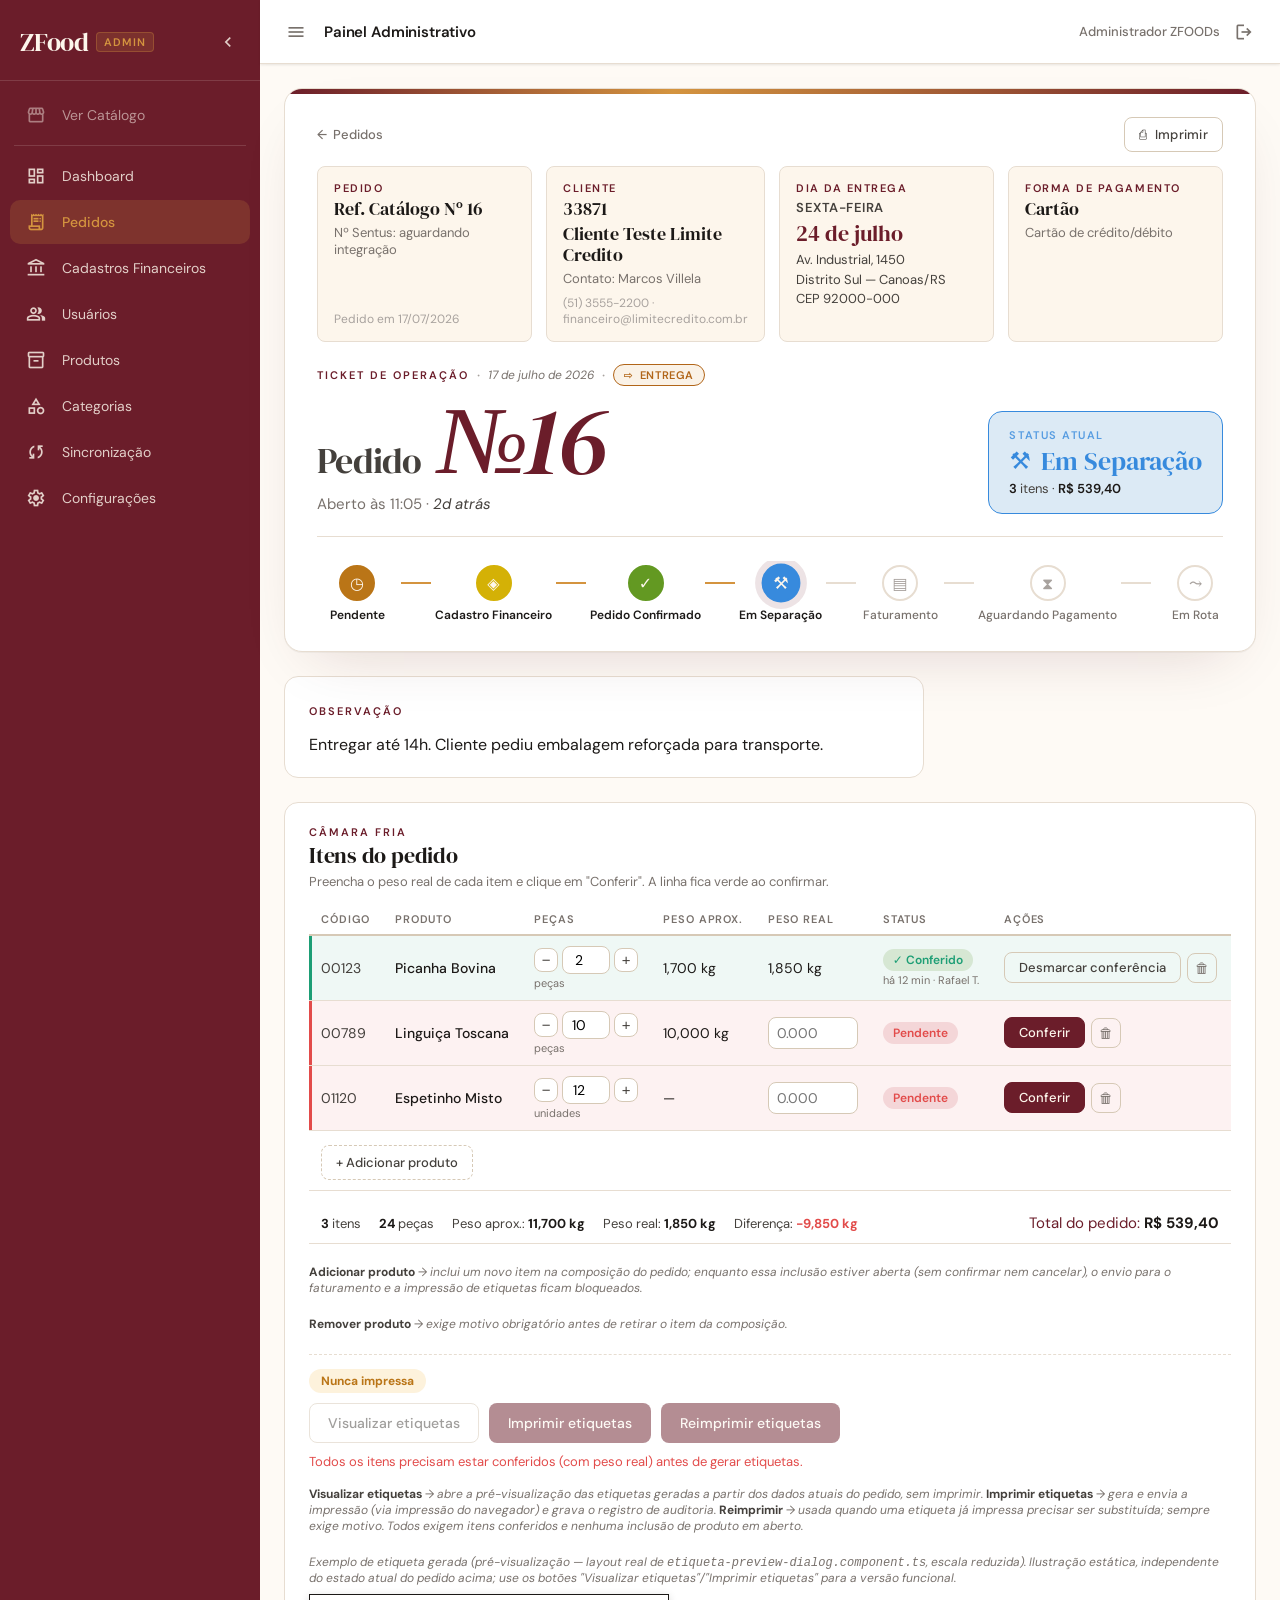
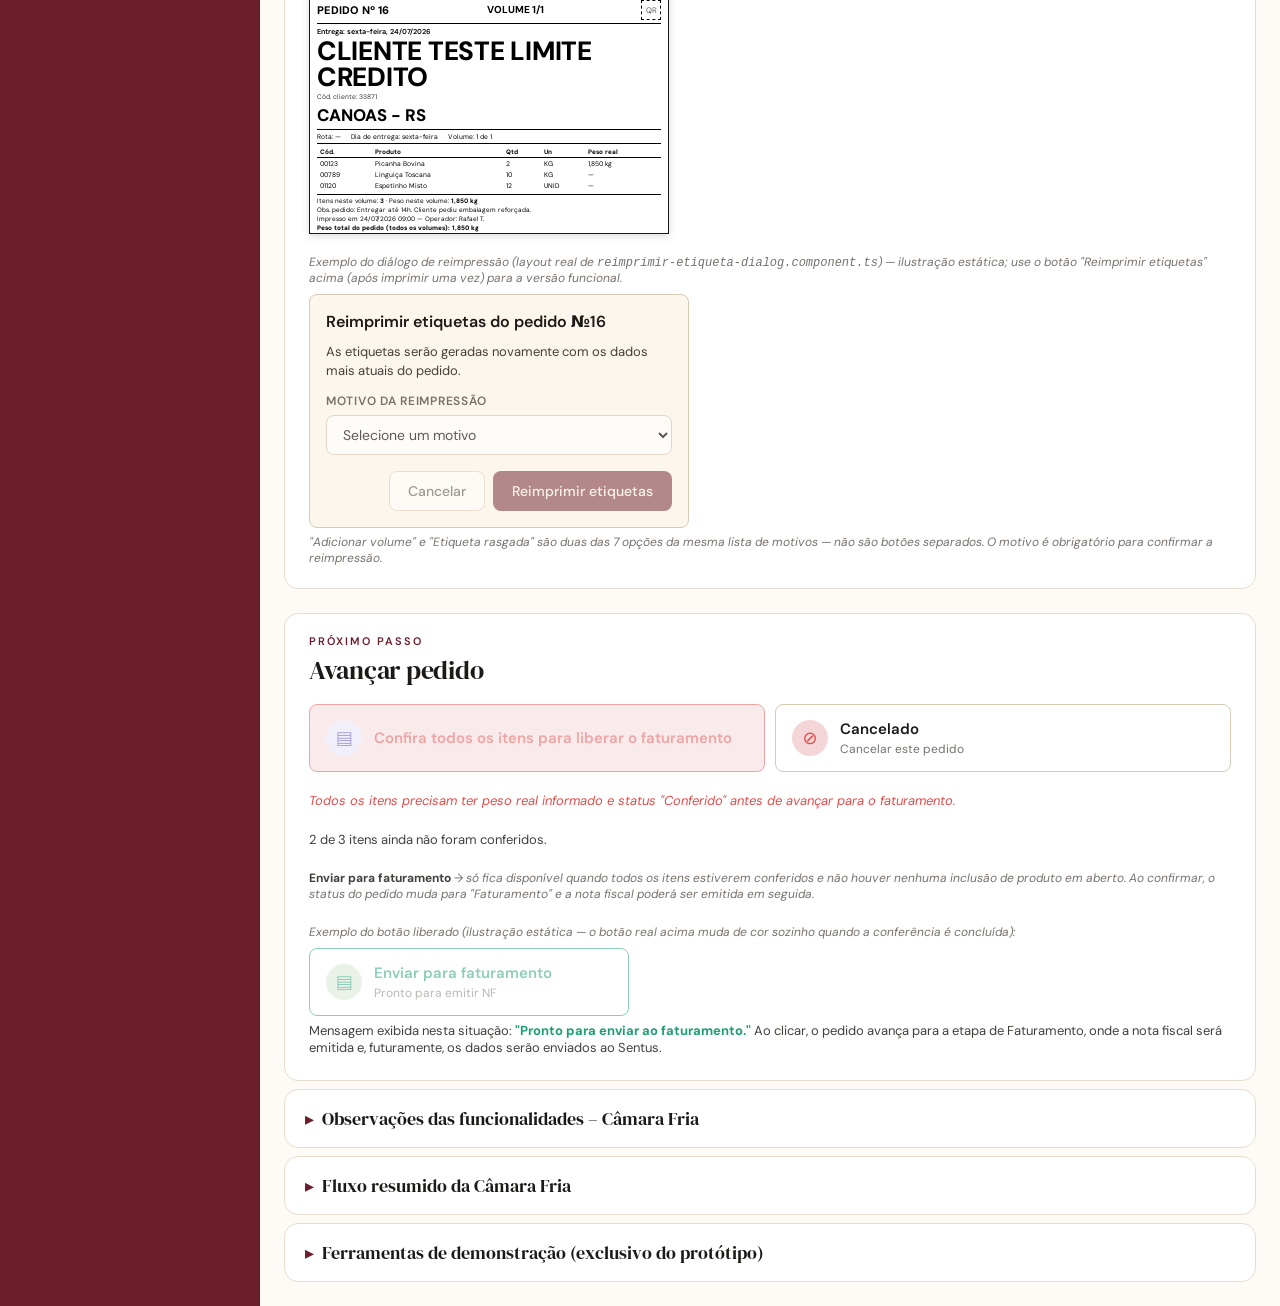
<file: 07-camara-fria.html>
<!doctype html>
<html lang="pt-BR">
<head>
<meta charset="UTF-8" />
<meta name="viewport" content="width=device-width, initial-scale=1.0" />
<title>Painel Administrativo</title>
<link href="https://fonts.googleapis.com/icon?family=Material+Icons|Material+Symbols+Outlined:opsz,wght,FILL,GRAD@20..48,100..700,0..1,-50..200" rel="stylesheet">
<link href="https://fonts.googleapis.com/css2?family=DM+Serif+Display:ital@0;1&family=DM+Sans:ital,opsz,wght@0,9..40,300..700;1,9..40,300..700&display=swap" rel="stylesheet">
<style>
	* { box-sizing: border-box; }
	html, body { margin: 0; min-height: 100%; }
	body { font-family: 'DM Sans', 'Source Sans 3', sans-serif; color: #1c1917; background: #fefaf5; }
	.material-symbols-outlined { font-variation-settings: 'FILL' 0, 'wght' 400, 'GRAD' 0, 'opsz' 24; font-size: 20px; line-height: 1; vertical-align: middle; }

	/* ══════════════ material-theme.scss + admin-layout.component.ts :host ══════════════ */
	:root {
		--zf-burgundy: #6b1d2a; --zf-burgundy-dark: #4a1019; --zf-cream: #fdf6ec; --zf-copper: #b8722d;
		--zf-charcoal: #1c1917; --zf-warm-gray: #78716c; --zf-warm-gray-light: #a8a29e; --zf-border: #e7ddd1;
		--zf-surface: #fefaf5; --zf-surface-card: #ffffff;
		--zf-shadow-sm: 0 1px 3px rgb(28 25 23 / 0.06), 0 1px 2px rgb(28 25 23 / 0.04);
		--zf-radius-md: 10px;

		--snav-bg: #6b1d2a; --snav-bg-dark: #4a1019; --snav-text: rgba(253, 246, 236, 0.82);
		--snav-text-full: #fdf6ec; --snav-active: #d4943f; --snav-active-bg: rgba(212, 148, 63, 0.18);
		--snav-hover-bg: rgba(253, 246, 236, 0.07); --snav-divider: rgba(253, 246, 236, 0.14);
	}

	/* ── Container / Sidenav / Toolbar (admin-layout.component.ts) ── */
	.layout-container { position: relative; display: flex; min-height: 100vh; }
	.sidenav { width: 260px; flex-shrink: 0; background: var(--snav-bg); color: var(--snav-text); display: flex; flex-direction: column; }
	.sidenav-brand { display: flex; align-items: center; gap: 8px; padding: 22px 12px 18px 20px; border-bottom: 1px solid var(--snav-divider); flex-shrink: 0; }
	.brand-name { font-family: 'DM Serif Display', Georgia, serif; font-size: 1.625rem; color: var(--snav-text-full); letter-spacing: -0.02em; line-height: 1; }
	.brand-badge { font-size: 0.6875rem; font-weight: 600; letter-spacing: 0.08em; text-transform: uppercase; color: var(--snav-active); background: rgba(212, 148, 63, 0.16); padding: 2px 7px; border-radius: 4px; border: 1px solid rgba(212, 148, 63, 0.3); }
	.collapse-button { flex-shrink: 0; margin-left: auto; color: var(--snav-text); background: none; border: none; cursor: pointer; width: 40px; height: 40px; border-radius: 50%; display: flex; align-items: center; justify-content: center; }
	.collapse-button:hover { color: var(--snav-text-full); background: var(--snav-hover-bg); }
	.nav-list { padding: 10px 0; flex: 1; list-style: none; margin: 0; }
	.nav-item { display: flex; align-items: center; gap: 16px; margin: 2px 10px; padding: 0 16px; border-radius: var(--zf-radius-md); min-height: 44px; color: var(--snav-text); text-decoration: none; font-size: 0.875rem; }
	.nav-item:hover { background: var(--snav-hover-bg); color: var(--snav-text-full); }
	.nav-item.active { background-color: var(--snav-active-bg); color: var(--snav-active); font-weight: 500; }
	.nav-item .material-symbols-outlined { font-size: 20px; }
	.nav-external { color: rgba(253, 246, 236, 0.55); }
	.nav-external .material-symbols-outlined { color: rgba(253, 246, 236, 0.45); }
	.nav-external:hover { color: var(--snav-text-full); }
	.nav-divider { margin: 8px 14px; border: none; border-top: 1px solid var(--snav-divider); }
	.content { display: flex; flex-direction: column; flex: 1; min-width: 0; }
	.toolbar { position: sticky; top: 0; z-index: 10; display: flex; align-items: center; gap: 4px; height: 64px; padding: 0 16px; background: var(--zf-surface-card); border-bottom: 1px solid var(--zf-border); box-shadow: var(--zf-shadow-sm); }
	.menu-button { margin-right: 4px; background: none; border: none; cursor: pointer; width: 40px; height: 40px; border-radius: 50%; display: flex; align-items: center; justify-content: center; color: var(--zf-warm-gray); }
	.menu-button:hover { background: rgba(28,25,23,0.05); }
	.toolbar-title { font-size: 0.9375rem; font-weight: 600; color: var(--zf-charcoal); letter-spacing: -0.01em; }
	.spacer { flex: 1 1 auto; }
	.admin-name { font-size: 0.8125rem; font-weight: 500; color: var(--zf-warm-gray); max-width: 180px; overflow: hidden; text-overflow: ellipsis; white-space: nowrap; }
	.logout-btn { background: none; border: none; cursor: pointer; width: 40px; height: 40px; border-radius: 50%; display: flex; align-items: center; justify-content: center; color: var(--zf-warm-gray); }
	.logout-btn:hover { background: rgba(28,25,23,0.05); }
	.main-content { flex: 1; padding: 24px; box-sizing: border-box; background-color: var(--zf-surface); }

	/* ══════════════ order-detail.component.ts :host tokens ══════════════ */
	.op-root {
		--op-paper: #fefaf5; --op-card: #ffffff; --op-ink: #1c1917; --op-ink-soft: #44403c;
		--op-muted: #78716c; --op-muted-soft: #a8a29e; --op-rule: #e7ddd1; --op-rule-strong: #d6c9b6;
		--op-burgundy: #6b1d2a; --op-burgundy-dark: #4a1019; --op-copper: #d4943f; --op-copper-soft: #f3e4d0; --op-cream: #fdf6ec;
		--tone-amber: #ba7517; --tone-amber-bg: #fdf2dc;
		--tone-yellow: #d4b106; --tone-yellow-bg: #fbf0c9;
		--tone-green: #639922; --tone-green-bg: #e5f1d7;
		--tone-blue: #378add; --tone-blue-bg: #dceaf5;
		--tone-purple: #534ab7; --tone-purple-bg: #e5e3f6;
		--tone-copper: #d85a30; --tone-copper-bg: #f8e1ca;
		--tone-plum: #d4537e; --tone-plum-bg: #ecd9ee;
		--tone-sage: #1d9e75; --tone-sage-bg: #d6e7d3;
		--tone-ruby: #e24b4a; --tone-ruby-bg: #f4d6d8;
		--op-shadow-sm: 0 1px 2px rgba(28, 25, 23, 0.04);
		--op-radius: 14px; --op-radius-sm: 8px; --op-radius-pill: 999px;
		display: block; font-family: 'DM Sans', system-ui, sans-serif; color: var(--op-ink);
		max-width: 1200px; margin: 0 auto;
	}
	.op-detail { display: flex; flex-direction: column; gap: 24px; }
	.op-eyebrow { font-size: 0.6875rem; font-weight: 600; letter-spacing: 0.18em; text-transform: uppercase; color: var(--op-burgundy); }

	/* ── Hero ── */
	.op-hero { background: var(--op-card); border: 1px solid var(--op-rule); border-radius: 18px; padding: 28px 32px 24px; position: relative; overflow: hidden; box-shadow: 0 1px 0 rgba(28,25,23,0.04), 0 24px 60px -28px rgba(74,16,25,0.18); }
	.op-hero::before { content: ''; position: absolute; inset: 0 0 auto 0; height: 5px; background: linear-gradient(90deg, var(--op-burgundy), var(--op-copper) 40%, var(--op-burgundy)); }
	.op-hero__top { display: flex; justify-content: space-between; align-items: center; gap: 12px; margin-bottom: 14px; }
	.op-back { display: inline-flex; align-items: center; gap: 6px; font-size: 0.8125rem; color: var(--op-muted); text-decoration: none; font-weight: 500; }
	.op-back:hover { color: var(--op-burgundy); }
	.op-print-btn { display: inline-flex; align-items: center; gap: 8px; padding: 8px 14px; background: var(--op-card); color: var(--op-ink-soft); border: 1px solid var(--op-rule-strong); border-radius: var(--op-radius-sm); font-family: inherit; font-size: 0.8125rem; font-weight: 500; letter-spacing: 0.02em; cursor: pointer; }
	.op-print-btn:hover { background: var(--op-cream); color: var(--op-burgundy); border-color: var(--op-burgundy); }

	.op-highlights { display: grid; grid-template-columns: repeat(4, 1fr); gap: 14px; margin-bottom: 22px; }
	@media (max-width: 960px) { .op-highlights { grid-template-columns: repeat(2, 1fr); } }
	.op-highlight-card { display: flex; flex-direction: column; gap: 4px; padding: 14px 16px; background: var(--op-cream); border: 1px solid var(--op-rule); border-radius: var(--op-radius-sm); }
	.op-highlight-card__eyebrow { font-size: 0.6875rem; font-weight: 600; letter-spacing: 0.14em; text-transform: uppercase; color: var(--op-burgundy); }
	.op-highlight-card__value { font-family: 'DM Serif Display', Georgia, serif; font-weight: 400; font-size: 1.1rem; line-height: 1.2; color: var(--op-ink); }
	.op-highlight-card__value--num { font-feature-settings: 'tnum' 1; }
	.op-highlight-card__note { font-size: 0.8125rem; color: var(--op-muted); }
	.op-highlight-card__meta { font-size: 0.75rem; color: var(--op-muted-soft); margin-top: auto; padding-top: 4px; }
	.op-highlight-card__address { font-style: normal; font-size: 0.8125rem; line-height: 1.5; color: var(--op-ink-soft); }

	.op-hero__grid { display: grid; grid-template-columns: 1fr auto; gap: 24px; align-items: end; padding-bottom: 22px; border-bottom: 1px solid var(--op-rule); margin-bottom: 24px; }
	@media (max-width: 720px) { .op-hero__grid { grid-template-columns: 1fr; } }
	.op-hero__main { display: flex; flex-direction: column; gap: 8px; }
	.op-hero__eyebrow { display: inline-flex; align-items: center; gap: 8px; flex-wrap: wrap; }
	.op-hero__sep { color: var(--op-muted-soft); }
	.op-hero__date { font-size: 0.75rem; color: var(--op-muted); font-style: italic; }
	.op-hero__title { margin: 0; font-family: 'DM Serif Display', Georgia, serif; font-weight: 400; line-height: 0.96; display: flex; align-items: baseline; gap: 16px; flex-wrap: wrap; }
	.op-hero__label { font-size: clamp(1.5rem, 3vw, 2.25rem); color: var(--op-ink-soft); letter-spacing: -0.02em; }
	.op-hero__num { font-size: clamp(3.5rem, 8vw, 6rem); color: var(--op-burgundy); letter-spacing: -0.04em; font-feature-settings: 'tnum' 1; font-style: italic; }
	.op-hero__sub { margin: 0; font-size: 0.9375rem; color: var(--op-muted); }
	.op-hero__sub em { font-style: italic; color: var(--op-ink-soft); }
	.op-mode-chip { display: inline-flex; align-items: center; gap: 6px; padding: 3px 10px; border-radius: var(--op-radius-pill); font-size: 0.6875rem; font-weight: 600; letter-spacing: 0.06em; text-transform: uppercase; border: 1px solid currentColor; background: var(--mode-bg, transparent); color: var(--mode-color, var(--op-muted)); }
	.op-mode-chip[data-mode='entrega'] { --mode-color: #b16518; --mode-bg: rgba(212, 148, 63, 0.12); }
	.op-mode-chip[data-mode='retirada'] { --mode-color: #3e6b3a; --mode-bg: rgba(62, 107, 58, 0.12); }

	.op-hero__status { background: var(--tone-bg, var(--op-cream)); border: 1px solid var(--tone-color, var(--op-rule)); border-radius: var(--op-radius); padding: 16px 20px; display: flex; flex-direction: column; gap: 6px; min-width: 220px; }
	.op-hero__status[data-tone='amber'] { --tone-bg: var(--tone-amber-bg); --tone-color: var(--tone-amber); }
	.op-hero__status[data-tone='yellow'] { --tone-bg: var(--tone-yellow-bg); --tone-color: var(--tone-yellow); }
	.op-hero__status[data-tone='green'] { --tone-bg: var(--tone-green-bg); --tone-color: var(--tone-green); }
	.op-hero__status[data-tone='blue'] { --tone-bg: var(--tone-blue-bg); --tone-color: var(--tone-blue); }
	.op-hero__status[data-tone='purple'] { --tone-bg: var(--tone-purple-bg); --tone-color: var(--tone-purple); }
	.op-hero__status[data-tone='copper'] { --tone-bg: var(--tone-copper-bg); --tone-color: var(--tone-copper); }
	.op-hero__status[data-tone='plum'] { --tone-bg: var(--tone-plum-bg); --tone-color: var(--tone-plum); }
	.op-hero__status-label { font-size: 0.6875rem; letter-spacing: 0.14em; text-transform: uppercase; color: var(--tone-color, var(--op-muted)); font-weight: 600; opacity: 0.8; }
	.op-hero__status-value { font-family: 'DM Serif Display', Georgia, serif; font-size: 1.625rem; line-height: 1; color: var(--tone-color, var(--op-ink)); display: inline-flex; align-items: center; gap: 10px; }
	.op-hero__status-icon { font-size: 1.5rem; font-family: system-ui; }
	.op-hero__status-meta { font-size: 0.8125rem; color: var(--op-ink-soft); }
	.op-hero__status-meta strong { color: var(--op-ink); font-weight: 600; }

	/* ── Flow ── */
	.op-flow { display: flex; align-items: center; gap: 4px; padding: 4px 0; flex-wrap: nowrap; overflow-x: auto; }
	.op-flow__step { display: flex; flex-direction: column; align-items: center; gap: 6px; flex-shrink: 0; min-width: 80px; }
	.op-flow__node { width: 36px; height: 36px; border-radius: 50%; background: var(--op-card); border: 2px solid var(--op-rule); display: flex; align-items: center; justify-content: center; font-size: 1rem; color: var(--op-muted-soft); }
	.op-flow__step--done .op-flow__node { background: var(--tone-color, var(--op-burgundy)); border-color: var(--tone-color, var(--op-burgundy)); color: var(--op-cream); }
	.op-flow__step--current .op-flow__node { background: var(--tone-color, var(--op-burgundy)); border-color: var(--tone-color, var(--op-burgundy)); color: var(--op-cream); box-shadow: 0 0 0 6px rgba(107, 29, 42, 0.12); transform: scale(1.08); }
	.op-flow__step[data-tone='amber'] { --tone-color: var(--tone-amber); }
	.op-flow__step[data-tone='yellow'] { --tone-color: var(--tone-yellow); }
	.op-flow__step[data-tone='green'] { --tone-color: var(--tone-green); }
	.op-flow__step[data-tone='blue'] { --tone-color: var(--tone-blue); }
	.op-flow__step[data-tone='purple'] { --tone-color: var(--tone-purple); }
	.op-flow__step[data-tone='copper'] { --tone-color: var(--tone-copper); }
	.op-flow__step[data-tone='plum'] { --tone-color: var(--tone-plum); }
	.op-flow__step[data-tone='sage'] { --tone-color: var(--tone-sage); }
	.op-flow__label { font-size: 0.75rem; color: var(--op-muted); text-align: center; white-space: nowrap; font-weight: 500; }
	.op-flow__step--done .op-flow__label, .op-flow__step--current .op-flow__label { color: var(--op-ink); font-weight: 600; }
	.op-flow__line { flex: 1; height: 2px; background: var(--op-rule); margin-bottom: 22px; min-width: 30px; }
	.op-flow__line--done { background: var(--op-copper); }

	/* ── Card genérico (Observações) ── */
	.op-col { display: flex; flex-direction: column; gap: 16px; }
	.op-summary-cards { max-width: 640px; }
	.op-card { background: var(--op-card); border: 1px solid var(--op-rule); border-radius: var(--op-radius); padding: 22px 24px; display: flex; flex-direction: column; gap: 14px; }
	.op-card__eyebrow { font-size: 0.6875rem; font-weight: 600; letter-spacing: 0.18em; text-transform: uppercase; color: var(--op-burgundy); }
	.op-card__title { margin: 0; font-family: 'DM Serif Display', Georgia, serif; font-weight: 400; font-size: 1.375rem; line-height: 1.15; letter-spacing: -0.01em; color: var(--op-ink); }

	/* ── Avançar pedido (real, order-detail.component.ts linhas 443-527) ── */
	.op-actions { background: var(--op-card); border: 1px solid var(--op-rule); border-radius: var(--op-radius); padding: 20px 24px 24px; display: flex; flex-direction: column; gap: 16px; }
	.op-actions__head { display: flex; flex-direction: column; gap: 4px; }
	.op-actions__title { margin: 0; font-family: 'DM Serif Display', Georgia, serif; font-weight: 400; font-size: 1.625rem; color: var(--op-ink); letter-spacing: -0.01em; }
	.op-actions__buttons { display: grid; grid-template-columns: repeat(auto-fit, minmax(220px, 1fr)); gap: 10px; }
	.op-action { display: flex; align-items: center; gap: 12px; padding: 14px 16px; background: var(--op-card); border: 1px solid var(--op-rule-strong); border-radius: var(--op-radius-sm); cursor: pointer; font-family: inherit; text-align: left; width: 100%; }
	.op-action:disabled { opacity: 0.5; cursor: not-allowed; }
	.op-action__icon { width: 36px; height: 36px; border-radius: 50%; background: var(--tone-bg, var(--op-cream)); color: var(--tone-color, var(--op-ink)); display: flex; align-items: center; justify-content: center; font-size: 1.125rem; flex-shrink: 0; }
	.op-action[data-tone='purple'] { --tone-bg: var(--tone-purple-bg); --tone-color: var(--tone-purple); }
	.op-action[data-tone='ruby'] { --tone-bg: var(--tone-ruby-bg); --tone-color: var(--tone-ruby); }
	.op-action__label { display: flex; flex-direction: column; gap: 2px; }
	.op-action__title { font-weight: 600; color: var(--op-ink); font-size: 0.9375rem; }
	.op-action__hint { font-size: 0.75rem; color: var(--op-muted); }
	.op-action--blocked { --tone-bg: var(--tone-ruby-bg); --tone-color: var(--tone-ruby); border-color: var(--tone-ruby); background: var(--tone-ruby-bg); opacity: 1; }
	.op-action--blocked .op-action__title { color: var(--tone-ruby); }
	.op-action--ready { --tone-bg: var(--tone-sage-bg); --tone-color: var(--tone-sage); border-color: var(--tone-sage); }
	.op-action--ready .op-action__title { color: var(--tone-sage); }
	.op-actions__blocked-msg { margin: 4px 0 0; font-size: 0.8125rem; color: var(--tone-ruby); font-style: italic; }
	.op-actions__ok-msg { margin: 4px 0 0; font-size: 0.8125rem; color: var(--tone-sage); font-style: italic; font-weight: 600; }

	/* ══════════════ CÂMARA FRIA — tabela operacional de itens (order-detail.component.ts) ══════════════ */
	.op-camara { background: var(--op-card); border: 1px solid var(--op-rule); border-radius: var(--op-radius); padding: 22px 24px; display: flex; flex-direction: column; gap: 14px; }
	.op-camara__head { display: flex; flex-direction: column; gap: 4px; }
	.op-camara__hint { margin: 0; font-size: 0.8125rem; color: var(--op-muted); }
	.op-camara__table-wrap { overflow-x: auto; }
	.op-camara__table { width: 100%; border-collapse: collapse; font-size: 0.875rem; }
	.op-camara__table th { text-align: left; font-size: 0.6875rem; font-weight: 600; letter-spacing: 0.08em; text-transform: uppercase; color: var(--op-muted); padding: 8px 12px; border-bottom: 2px solid var(--op-rule-strong); white-space: nowrap; }
	.op-camara__table td { padding: 10px 12px; border-bottom: 1px solid var(--op-rule); vertical-align: middle; }
	.op-camara__row--pendente { background: rgba(226, 75, 74, 0.07); }
	.op-camara__row--pendente td:first-child { box-shadow: inset 3px 0 0 var(--tone-ruby); }
	.op-camara__row--conferido { background: rgba(29, 158, 117, 0.07); }
	.op-camara__row--conferido td:first-child { box-shadow: inset 3px 0 0 var(--tone-sage); }
	.op-camara__code { font-feature-settings: 'tnum' 1; color: var(--op-ink-soft); white-space: nowrap; }
	.op-camara__nome { display: block; font-weight: 500; color: var(--op-ink); }
	.op-camara__variante { display: block; font-size: 0.75rem; color: var(--op-muted); }
	.op-camara__input { width: 90px; padding: 6px 8px; border: 1px solid var(--op-rule-strong); border-radius: var(--op-radius-sm); font-family: inherit; font-size: 0.875rem; }
	.op-camara__input:focus-visible { outline: none; border-color: var(--op-burgundy); box-shadow: 0 0 0 3px rgba(107, 29, 42, 0.15); }
	.op-camara__status { display: inline-block; padding: 3px 10px; border-radius: var(--op-radius-pill); font-size: 0.75rem; font-weight: 600; white-space: nowrap; }
	.op-camara__status--pendente { background: var(--tone-ruby-bg); color: var(--tone-ruby); }
	.op-camara__status--ok { background: var(--tone-sage-bg); color: var(--tone-sage); }
	.op-camara__meta { display: block; font-size: 0.6875rem; color: var(--op-muted); margin-top: 2px; }
	.op-camara__confirm { padding: 6px 14px; border-radius: var(--op-radius-sm); background: var(--op-burgundy); color: var(--op-cream); border: 1px solid var(--op-burgundy); font-family: inherit; font-size: 0.8125rem; font-weight: 500; cursor: pointer; white-space: nowrap; }
	.op-camara__confirm:hover:not(:disabled) { background: var(--op-burgundy-dark); }
	.op-camara__confirm--undo { background: transparent; color: var(--op-ink-soft); border-color: var(--op-rule-strong); }
	.op-camara__confirm--undo:hover:not(:disabled) { background: var(--op-cream); color: var(--tone-ruby); border-color: var(--tone-ruby); }
	.op-camara__confirm:disabled { opacity: 0.5; cursor: not-allowed; }
	.op-camara__actions { display: flex; align-items: center; gap: 6px; flex-wrap: wrap; }
	.op-camara__remove { display: inline-flex; align-items: center; justify-content: center; width: 30px; height: 30px; padding: 0; border-radius: var(--op-radius-sm); background: transparent; border: 1px solid var(--op-rule-strong); color: var(--op-muted); cursor: pointer; font-size: 0.875rem; line-height: 1; }
	.op-camara__remove:hover:not(:disabled) { background: var(--tone-ruby-bg); border-color: var(--tone-ruby); color: var(--tone-ruby); }
	.op-camara__qty { display: inline-flex; align-items: center; gap: 4px; }
	.op-camara__qty-btn { width: 24px; height: 24px; padding: 0; border-radius: var(--op-radius-sm); border: 1px solid var(--op-rule-strong); background: var(--op-card); color: var(--op-ink-soft); cursor: pointer; font-size: 0.9375rem; line-height: 1; }
	.op-camara__qty-btn:hover:not(:disabled) { background: var(--op-cream); border-color: var(--op-burgundy); color: var(--op-burgundy); }
	.op-camara__qty-btn:disabled { opacity: 0.4; cursor: not-allowed; }
	.op-camara__qty-input { width: 48px; padding: 4px 4px; text-align: center; border: 1px solid var(--op-rule-strong); border-radius: var(--op-radius-sm); font-family: inherit; font-size: 0.875rem; }
	.op-camara__qty-label { display: block; margin-top: 2px; font-size: 0.6875rem; color: var(--op-muted); text-transform: lowercase; }
	.op-camara__add-btn { align-self: flex-start; margin-top: 4px; padding: 8px 14px; border-radius: var(--op-radius-sm); background: transparent; border: 1px dashed var(--op-rule-strong); color: var(--op-ink-soft); font-family: inherit; font-size: 0.8125rem; font-weight: 500; cursor: pointer; }
	.op-camara__add-btn:hover { background: var(--op-cream); border-color: var(--op-burgundy); color: var(--op-burgundy); }

	.op-camara__row--draft { background: var(--op-cream); }
	.op-camara__draft { display: flex; flex-wrap: wrap; align-items: flex-start; gap: 14px; padding: 6px 0; }
	.op-camara__draft-search { position: relative; flex: 1 1 260px; min-width: 220px; }
	.op-camara__draft-input { width: 100%; padding: 8px 12px; border: 1px solid var(--op-rule-strong); border-radius: var(--op-radius-sm); font-family: inherit; font-size: 0.875rem; }
	.op-camara__draft-input:focus-visible { outline: none; border-color: var(--op-burgundy); box-shadow: 0 0 0 3px rgba(107, 29, 42, 0.15); }
	.op-camara__draft-options { position: relative; z-index: 5; margin: 6px 0 0; padding: 4px; list-style: none; background: var(--op-card); border: 1px solid var(--op-rule-strong); border-radius: var(--op-radius-sm); box-shadow: var(--op-shadow-sm); max-height: 240px; overflow-y: auto; }
	.op-camara__draft-options li { margin: 0; }
	.op-camara__draft-options button { display: flex; align-items: baseline; gap: 8px; width: 100%; padding: 8px 10px; border: none; background: transparent; text-align: left; font-family: inherit; font-size: 0.8125rem; color: var(--op-ink); cursor: pointer; border-radius: 6px; }
	.op-camara__draft-options button:hover { background: var(--op-cream); }
	.op-camara__draft-option-ref { font-feature-settings: 'tnum' 1; color: var(--op-muted); flex-shrink: 0; }
	.op-camara__draft-empty { position: relative; margin: 6px 0 0; padding: 8px 10px; font-size: 0.8125rem; color: var(--op-muted); background: var(--op-card); border: 1px solid var(--op-rule-strong); border-radius: var(--op-radius-sm); }
	.op-camara__draft-selected { display: flex; align-items: center; gap: 14px; flex-wrap: wrap; margin-top: 10px; }
	.op-camara__draft-selected-nome { font-weight: 500; font-size: 0.875rem; color: var(--op-ink); }
	.op-camara__draft-qty { display: flex; align-items: center; gap: 8px; font-size: 0.75rem; font-weight: 600; letter-spacing: 0.06em; text-transform: uppercase; color: var(--op-muted); }
	.op-camara__footer { display: flex; flex-wrap: wrap; align-items: baseline; gap: 18px; padding-top: 12px; font-size: 0.8125rem; color: var(--op-ink-soft); }
	.op-camara__footer strong { color: var(--op-ink); font-feature-settings: 'tnum' 1; }
	.op-camara__diff--neg strong { color: var(--tone-ruby); }
	.op-camara__footer-total { margin-left: auto; font-size: 0.9375rem; color: var(--op-burgundy); }

	/* ── Etiquetas térmicas (Fase 5.1) ── */
	.op-etiquetas { display: flex; flex-direction: column; gap: 10px; margin-top: 8px; padding-top: 14px; border-top: 1px dashed var(--op-rule); }
	.op-etiquetas__status { display: flex; flex-wrap: wrap; align-items: center; gap: 10px; }
	.op-etiquetas__badge { display: inline-block; padding: 4px 12px; border-radius: var(--op-radius-pill); font-size: 0.75rem; font-weight: 700; }
	.op-etiquetas__badge--nunca { background: var(--tone-amber-bg); color: var(--tone-amber); }
	.op-etiquetas__badge--ok { background: var(--tone-sage-bg); color: var(--tone-sage); }
	.op-etiquetas__meta { font-size: 0.8125rem; color: var(--op-muted); }
	.op-etiquetas__actions { display: flex; flex-wrap: wrap; gap: 10px; }
	.op-etiquetas__bloqueio { margin: 0; font-size: 0.8125rem; color: var(--tone-ruby); }
	.op-btn { display: inline-flex; align-items: center; gap: 8px; padding: 10px 18px; border-radius: var(--op-radius-sm); font-family: inherit; font-size: 0.875rem; font-weight: 500; cursor: pointer; border: 1px solid transparent; text-decoration: none; }
	.op-btn--primary { background: var(--op-burgundy); color: var(--op-cream); }
	.op-btn--ghost { background: var(--op-card); color: var(--op-ink-soft); border-color: var(--op-rule-strong); }
	.op-btn:disabled { opacity: 0.5; cursor: not-allowed; }

	/* ── Pré-visualização real da etiqueta (etiqueta-preview-dialog.component.ts, escala reduzida 0.6x) ── */
	.cf-preview-block { margin-top: 6px; }
	.cf-preview-label { margin: 0 0 8px; font-size: 0.75rem; color: var(--op-muted); font-style: italic; }
	.epd-page { width: 360px; height: 240px; background: #fff; border: 1px solid #1c1917; box-shadow: 0 2px 8px rgba(0,0,0,0.15); padding: 5px 7px; display: flex; flex-direction: column; justify-content: space-between; gap: 3px; font-family: 'DM Sans', Arial, sans-serif; color: #000; box-sizing: border-box; overflow: hidden; }
	.epd-page__header { display: flex; align-items: center; justify-content: space-between; border-bottom: 1.5px solid #000; padding-bottom: 3px; flex-shrink: 0; }
	.epd-page__pedido { font-size: 0.69rem; font-weight: 800; }
	.epd-page__volume { font-size: 0.63rem; font-weight: 700; }
	.epd-page__qr { display: flex; align-items: center; justify-content: center; width: 20px; height: 20px; border: 1px dashed #000; font-size: 0.5rem; color: #666; flex-shrink: 0; }
	.epd-page__entrega { margin: 0; font-size: 0.45rem; font-weight: 600; flex-shrink: 0; }
	.epd-page__cliente { display: flex; flex-direction: column; gap: 1px; flex-shrink: 0; }
	.epd-page__cliente-nome { display: flex; flex-direction: column; line-height: 0.98; }
	.epd-page__cliente[data-font='grande'] .epd-page__cliente-linha { font-size: 1.65rem; font-weight: 800; letter-spacing: -0.01em; }
	.epd-page__cliente[data-font='media'] .epd-page__cliente-linha { font-size: 1.26rem; font-weight: 800; letter-spacing: -0.01em; }
	.epd-page__cliente[data-font='minima'] .epd-page__cliente-linha { font-size: 0.93rem; font-weight: 800; }
	.epd-page__cliente-codigo { font-size: 0.42rem; color: #333; }
	.epd-page__cidade { margin: 0; font-size: 1.05rem; font-weight: 800; flex-shrink: 0; }
	.epd-page__logistica { display: flex; gap: 10px; font-size: 0.42rem; border-top: 1px solid #000; border-bottom: 1px solid #000; padding: 2px 0; flex-shrink: 0; }
	.epd-page__itens { flex: 1; width: 100%; border-collapse: collapse; font-size: 0.42rem; overflow: hidden; }
	.epd-page__itens th { text-align: left; border-bottom: 1px solid #000; padding: 1px 3px; font-size: 0.4rem; }
	.epd-page__itens td { padding: 1px 3px; vertical-align: top; }
	.epd-page__footer { border-top: 1.5px solid #000; padding-top: 2px; font-size: 0.4rem; flex-shrink: 0; }
	.epd-page__footer p { margin: 0 0 1px; }
	.epd-page__peso-geral { font-weight: 800; }

	/* ── Pré-visualização real do diálogo de reimpressão (reimprimir-etiqueta-dialog.component.ts) ── */
	.red-preview { max-width: 380px; border: 1px solid var(--op-rule-strong); border-radius: var(--op-radius-sm); padding: 16px; background: var(--op-cream); }
	.red-preview h4 { margin: 0 0 10px; font-size: 1rem; font-weight: 600; color: var(--op-ink); }
	.red-content { display: flex; flex-direction: column; gap: 12px; color: #44403c; }
	.red-content p { margin: 0; font-size: 0.8125rem; line-height: 1.5; }
	.red-field { display: flex; flex-direction: column; gap: 6px; }
	.red-label { font-size: 0.75rem; font-weight: 600; letter-spacing: 0.06em; text-transform: uppercase; color: #78716c; }
	.red-select, .red-input { padding: 9px 12px; border: 1px solid #d6c9b6; border-radius: 8px; font-family: inherit; font-size: 0.875rem; color: #1c1917; background: #fff; width: 100%; }
	.red-actions { display: flex; justify-content: flex-end; gap: 8px; margin-top: 4px; }

	/* ── Complementos deste protótipo (captions por botão) ── */
	.cf-hint { display: block; margin-top: 6px; font-size: 0.75rem; font-style: italic; color: var(--op-muted, #78716c); }
	.cf-hint strong { font-style: normal; color: var(--op-ink-soft, #44403c); }
	.cf-note { margin: 6px 0 0; font-size: 0.8125rem; color: var(--op-ink-soft, #44403c); }
	.cf-note strong { color: var(--tone-ruby, #e24b4a); }

	/* ── Documentação (fora da tela operacional) ── */
	.cf-docs { margin-top: 8px; border: 1px solid var(--op-rule, #e7ddd1); border-radius: var(--op-radius, 14px); background: var(--op-card, #fff); }
	.cf-docs summary { cursor: pointer; padding: 16px 20px; font-family: 'DM Serif Display', Georgia, serif; font-size: 1.125rem; color: var(--op-ink, #1c1917); list-style: none; display: flex; align-items: center; gap: 8px; }
	.cf-docs summary::-webkit-details-marker { display: none; }
	.cf-docs summary::before { content: '▸'; color: var(--op-burgundy, #6b1d2a); transition: transform 140ms ease; }
	.cf-docs[open] summary::before { transform: rotate(90deg); }
	.cf-docs__body { padding: 0 20px 20px; display: flex; flex-direction: column; gap: 18px; font-size: 0.875rem; color: var(--op-ink-soft, #44403c); line-height: 1.6; }
	.cf-docs__body h4 { margin: 0 0 6px; font-size: 0.8125rem; font-weight: 700; letter-spacing: 0.06em; text-transform: uppercase; color: var(--op-burgundy, #6b1d2a); }
	.cf-docs__body ul { margin: 0; padding-left: 20px; }
	.cf-docs__body li { margin-bottom: 4px; }
	.cf-tag { display: inline-block; padding: 1px 8px; border-radius: 999px; font-size: 0.6875rem; font-weight: 700; margin-right: 6px; }
	.cf-tag--real { background: var(--tone-sage-bg, #d6e7d3); color: var(--tone-sage, #1d9e75); }
	.cf-tag--mock { background: var(--tone-amber-bg, #fdf2dc); color: var(--tone-amber, #ba7517); }
	.cf-tag--planned { background: var(--tone-ruby-bg, #f4d6d8); color: var(--tone-ruby, #e24b4a); }
	.cf-flow { display: flex; flex-direction: column; align-items: flex-start; gap: 2px; font-size: 0.875rem; }
	.cf-flow__step { padding: 8px 14px; border: 1px solid var(--op-rule-strong, #d6c9b6); border-radius: var(--op-radius-sm, 8px); background: var(--op-cream, #fdf6ec); font-weight: 600; color: var(--op-ink, #1c1917); }
	.cf-flow__arrow { padding-left: 20px; color: var(--op-muted, #78716c); }

	/* ── Ferramentas de demonstração (exclusivas do protótipo) ── */
	.cf-tools-warning { margin: 0 0 4px; padding: 10px 14px; border-radius: var(--op-radius-sm, 8px); background: var(--tone-ruby-bg, #f4d6d8); color: var(--tone-ruby, #e24b4a); font-size: 0.8125rem; font-weight: 600; }
	.cf-tools-row { display: flex; flex-wrap: wrap; align-items: center; gap: 12px; }
	.cf-tools-select { padding: 9px 12px; border: 1px solid var(--op-rule-strong, #d6c9b6); border-radius: 8px; font-family: inherit; font-size: 0.875rem; color: var(--op-ink, #1c1917); background: #fff; }

	/* ── Modais do protótipo (funcionalidade real simulada em JS local) ── */
	.cf-overlay { position: fixed; inset: 0; background: rgba(28, 25, 23, 0.5); display: flex; align-items: center; justify-content: center; z-index: 1000; padding: 20px; }
	.cf-overlay[hidden] { display: none; }
	.cf-modal { background: #fff; border-radius: var(--op-radius, 14px); box-shadow: 0 20px 50px -12px rgba(28,25,23,0.4); width: 100%; max-width: 420px; max-height: 86vh; overflow-y: auto; padding: 22px 24px; }
	.cf-modal h2 { margin: 0 0 4px; font-family: 'DM Serif Display', Georgia, serif; font-weight: 400; font-size: 1.25rem; color: var(--op-ink, #1c1917); }
	.cf-modal--wide { max-width: 780px; }
	.cf-modal-actions { display: flex; justify-content: flex-end; gap: 8px; margin-top: 18px; flex-wrap: wrap; }
	.cf-modal-pages { display: flex; flex-direction: column; align-items: center; gap: 16px; padding: 12px 0; background: #e7e2d8; border-radius: var(--op-radius-sm, 8px); }
	.cf-modal-hint { margin: 10px 0 0; font-size: 0.8125rem; color: var(--op-muted, #78716c); }
	.cf-toast-stack { position: fixed; right: 20px; bottom: 20px; z-index: 2000; display: flex; flex-direction: column; gap: 8px; }
	.cf-toast { background: var(--op-burgundy, #6b1d2a); color: #fff; padding: 10px 16px; border-radius: 8px; font-size: 0.8125rem; box-shadow: 0 8px 24px -8px rgba(0,0,0,0.4); opacity: 0; transform: translateY(8px); transition: all 200ms ease; max-width: 320px; }
	.cf-toast.is-visible { opacity: 1; transform: translateY(0); }
	.cf-toast--success { background: var(--tone-sage, #1d9e75); }

	@media print {
		body.cf-printing * { visibility: hidden !important; }
		body.cf-printing #etiquetaModalPages,
		body.cf-printing #etiquetaModalPages * { visibility: visible !important; }
		body.cf-printing #etiquetaModalPages { position: fixed; inset: 0; margin: 0; background: #fff; }
	}
</style>
</head>
<body>
<div class="layout-container">
	<nav class="sidenav">
		<div class="sidenav-brand">
			<span class="brand-name">ZFood</span>
			<span class="brand-badge">Admin</span>
			<button class="collapse-button" aria-label="Fechar menu"><span class="material-symbols-outlined">chevron_left</span></button>
		</div>
		<ul class="nav-list">
			<li><a class="nav-item nav-external" href="01-catalogo.html"><span class="material-symbols-outlined">storefront</span><span>Ver Catálogo</span></a></li>
			<hr class="nav-divider" />
			<li><a class="nav-item" href="04-dashboard-admin.html"><span class="material-symbols-outlined">dashboard</span><span>Dashboard</span></a></li>
			<li><a class="nav-item active" href="05-kanban.html"><span class="material-symbols-outlined">receipt_long</span><span>Pedidos</span></a></li>
			<li><a class="nav-item" href="06-cadastro-financeiro.html"><span class="material-symbols-outlined">account_balance</span><span>Cadastros Financeiros</span></a></li>
			<li><a class="nav-item" href="#"><span class="material-symbols-outlined">people</span><span>Usuários</span></a></li>
			<li><a class="nav-item" href="#"><span class="material-symbols-outlined">inventory_2</span><span>Produtos</span></a></li>
			<li><a class="nav-item" href="#"><span class="material-symbols-outlined">category</span><span>Categorias</span></a></li>
			<li><a class="nav-item" href="#"><span class="material-symbols-outlined">sync</span><span>Sincronização</span></a></li>
			<li><a class="nav-item" href="#"><span class="material-symbols-outlined">settings</span><span>Configurações</span></a></li>
		</ul>
	</nav>

	<div class="content">
		<header class="toolbar">
			<button class="menu-button" aria-label="Abrir menu"><span class="material-symbols-outlined">menu</span></button>
			<span class="toolbar-title">Painel Administrativo</span>
			<span class="spacer"></span>
			<span class="admin-name">Administrador ZFOODs</span>
			<button class="logout-btn" aria-label="Sair"><span class="material-symbols-outlined">logout</span></button>
		</header>

		<main class="main-content">
			<div class="op-root op-detail">

				<header class="op-hero" id="opHero" data-status="em_separacao">
					<div class="op-hero__top">
						<a class="op-back" href="05-kanban.html"><span aria-hidden="true">←</span><span>Pedidos</span></a>
						<button type="button" class="op-print-btn"><span aria-hidden="true">⎙</span><span>Imprimir</span></button>
					</div>

					<div class="op-highlights">
						<article class="op-highlight-card">
							<span class="op-highlight-card__eyebrow">Pedido</span>
							<strong class="op-highlight-card__value">Ref. Catálogo Nº 16</strong>
							<span class="op-highlight-card__note">Nº Sentus: aguardando integração</span>
							<span class="op-highlight-card__meta">Pedido em 17/07/2026</span>
						</article>
						<article class="op-highlight-card">
							<span class="op-highlight-card__eyebrow">Cliente</span>
							<strong class="op-highlight-card__value op-highlight-card__value--num">33871</strong>
							<strong class="op-highlight-card__value">Cliente Teste Limite Credito</strong>
							<span class="op-highlight-card__note">Contato: Marcos Villela</span>
							<span class="op-highlight-card__meta">(51) 3555-2200 · financeiro@limitecredito.com.br</span>
						</article>
						<article class="op-highlight-card">
							<span class="op-highlight-card__eyebrow">Dia da entrega</span>
							<strong class="op-highlight-card__weekday" style="font-size:0.8125rem;font-weight:600;letter-spacing:0.04em;text-transform:uppercase;color:var(--op-ink-soft);">Sexta-feira</strong>
							<strong class="op-highlight-card__value" style="font-size:1.375rem;color:var(--op-burgundy);">24 de julho</strong>
							<address class="op-highlight-card__address">Av. Industrial, 1450<br />Distrito Sul — Canoas/RS<br />CEP 92000-000</address>
						</article>
						<article class="op-highlight-card">
							<span class="op-highlight-card__eyebrow">Forma de pagamento</span>
							<strong class="op-highlight-card__value">Cartão</strong>
							<span class="op-highlight-card__note">Cartão de crédito/débito</span>
						</article>
					</div>

					<div class="op-hero__grid">
						<div class="op-hero__main">
							<div class="op-hero__eyebrow">
								<span class="op-eyebrow">Ticket de Operação</span>
								<span class="op-hero__sep">·</span>
								<span class="op-hero__date">17 de julho de 2026</span>
								<span class="op-hero__sep">·</span>
								<span class="op-mode-chip" data-mode="entrega"><span aria-hidden="true">⇨</span> Entrega</span>
							</div>
							<h1 class="op-hero__title"><span class="op-hero__label">Pedido</span><span class="op-hero__num">№16</span></h1>
							<p class="op-hero__sub">Aberto às 11:05 · <em>2d atrás</em></p>
						</div>
						<aside class="op-hero__status" id="opHeroStatus" data-tone="blue">
							<span class="op-hero__status-label">Status atual</span>
							<span class="op-hero__status-value"><span class="op-hero__status-icon" id="opHeroStatusIcon" aria-hidden="true">⚒</span> <span id="opHeroStatusLabel">Em Separação</span></span>
							<span class="op-hero__status-meta"><strong id="opHeroItensCount">3</strong> itens · <strong>R$ 539,40</strong></span>
						</aside>
					</div>

					<div class="op-flow" id="opFlow" role="list">
						<div class="op-flow__step" data-status="pendente" data-tone="amber"><div class="op-flow__node">◷</div><span class="op-flow__label">Pendente</span></div>
						<div class="op-flow__line"></div>
						<div class="op-flow__step" data-status="cadastro_financeiro" data-tone="yellow"><div class="op-flow__node">◈</div><span class="op-flow__label">Cadastro Financeiro</span></div>
						<div class="op-flow__line"></div>
						<div class="op-flow__step" data-status="confirmado" data-tone="green"><div class="op-flow__node">✓</div><span class="op-flow__label">Pedido Confirmado</span></div>
						<div class="op-flow__line"></div>
						<div class="op-flow__step" data-status="em_separacao" data-tone="blue"><div class="op-flow__node">⚒</div><span class="op-flow__label">Em Separação</span></div>
						<div class="op-flow__line"></div>
						<div class="op-flow__step" data-status="faturamento" data-tone="purple"><div class="op-flow__node">▤</div><span class="op-flow__label">Faturamento</span></div>
						<div class="op-flow__line"></div>
						<div class="op-flow__step" data-status="aguardando_pagamento" data-tone="copper"><div class="op-flow__node">⧗</div><span class="op-flow__label">Aguardando Pagamento</span></div>
						<div class="op-flow__line"></div>
						<div class="op-flow__step" data-status="em_rota" data-tone="plum"><div class="op-flow__node">⤳</div><span class="op-flow__label">Em Rota</span></div>
						<div class="op-flow__line"></div>
						<div class="op-flow__step" data-status="entregue" data-tone="sage"><div class="op-flow__node">★</div><span class="op-flow__label">Entregue</span></div>
					</div>
				</header>

				<!-- Painel real: order-detail.component.ts linhas 711-720 -->
				<section class="op-col op-summary-cards" aria-label="Observações">
					<article class="op-card">
						<header><span class="op-card__eyebrow">Observação</span></header>
						<p style="white-space: pre-line; margin: 0;">Entregar até 14h. Cliente pediu embalagem reforçada para transporte.</p>
					</article>
				</section>

				<!-- Painel real: order-detail.component.ts linhas 723-1057 (tabela + etiquetas) -->
				<section class="op-camara" aria-label="Itens do pedido — Câmara Fria">
					<header class="op-camara__head">
						<span class="op-card__eyebrow">Câmara Fria</span>
						<h3 class="op-card__title">Itens do pedido</h3>
						<p class="op-camara__hint">Preencha o peso real de cada item e clique em "Conferir". A linha fica verde ao confirmar.</p>
					</header>

					<div class="op-camara__table-wrap">
						<table class="op-camara__table">
							<thead>
								<tr>
									<th>Código</th><th>Produto</th><th>Peças</th><th>Peso aprox.</th><th>Peso real</th><th>Status</th><th>Ações</th>
								</tr>
							</thead>
							<tbody id="camaraTbody"></tbody>
							<tfoot>
								<tr>
									<td colspan="7">
										<div class="op-camara__footer">
											<span><strong id="footerItens">3</strong> itens</span>
											<span><strong id="footerPecas">24</strong> peças</span>
											<span>Peso aprox.: <strong id="footerPesoAprox">—</strong></span>
											<span>Peso real: <strong id="footerPesoReal">—</strong></span>
											<span id="footerDiferencaWrap">Diferença: <strong id="footerDiferenca">—</strong></span>
											<span class="op-camara__footer-total">Total do pedido: <strong>R$ 539,40</strong></span>
										</div>
									</td>
								</tr>
							</tfoot>
						</table>
					</div>
					<span class="cf-hint"><strong>Adicionar produto</strong> → inclui um novo item na composição do pedido; enquanto essa inclusão estiver aberta (sem confirmar nem cancelar), o envio para o faturamento e a impressão de etiquetas ficam bloqueados.</span>
					<span class="cf-hint"><strong>Remover produto</strong> → exige motivo obrigatório antes de retirar o item da composição.</span>

					<!-- Etiquetas térmicas da Câmara Fria (Fase 5, Sub-fase 5.1 — sem impressora física ainda; impressão via iframe/área isolada) -->
					<div class="op-etiquetas" aria-label="Etiquetas da Câmara Fria">
						<div class="op-etiquetas__status">
							<span class="op-etiquetas__badge op-etiquetas__badge--nunca" id="etiquetasBadge">Nunca impressa</span>
							<span class="op-etiquetas__meta" id="etiquetasMeta" hidden></span>
						</div>
						<div class="op-etiquetas__actions">
							<button type="button" class="op-btn op-btn--ghost" id="btnVisualizarEtiquetas" disabled>Visualizar etiquetas</button>
							<button type="button" class="op-btn op-btn--primary" id="btnImprimirEtiquetas">Imprimir etiquetas</button>
							<button type="button" class="op-btn op-btn--primary" id="btnReimprimirEtiquetas" hidden>Reimprimir etiquetas</button>
						</div>
						<p class="op-etiquetas__bloqueio" id="etiquetasBloqueio"></p>
						<span class="cf-hint"><strong>Visualizar etiquetas</strong> → abre a pré-visualização das etiquetas geradas a partir dos dados atuais do pedido, sem imprimir. <strong>Imprimir etiquetas</strong> → gera e envia a impressão (via impressão do navegador) e grava o registro de auditoria. <strong>Reimprimir</strong> → usada quando uma etiqueta já impressa precisar ser substituída; sempre exige motivo. Todos exigem itens conferidos e nenhuma inclusão de produto em aberto.</span>
					</div>

					<div class="cf-preview-block">
						<p class="cf-preview-label">Exemplo de etiqueta gerada (pré-visualização — layout real de <code>etiqueta-preview-dialog.component.ts</code>, escala reduzida). Ilustração estática, independente do estado atual do pedido acima; use os botões "Visualizar etiquetas"/"Imprimir etiquetas" para a versão funcional.</p>
						<article class="epd-page">
							<header class="epd-page__header">
								<span class="epd-page__pedido">PEDIDO Nº 16</span>
								<span class="epd-page__volume">VOLUME 1/1</span>
								<span class="epd-page__qr" aria-hidden="true">QR</span>
							</header>
							<p class="epd-page__entrega">Entrega: sexta-feira, 24/07/2026</p>
							<section class="epd-page__cliente" data-font="grande">
								<span class="epd-page__cliente-nome"><span class="epd-page__cliente-linha">CLIENTE TESTE LIMITE</span><span class="epd-page__cliente-linha">CREDITO</span></span>
								<span class="epd-page__cliente-codigo">Cód. cliente: 33871</span>
							</section>
							<p class="epd-page__cidade">CANOAS - RS</p>
							<div class="epd-page__logistica">
								<span>Rota: —</span><span>Dia de entrega: sexta-feira</span><span>Volume: 1 de 1</span>
							</div>
							<table class="epd-page__itens">
								<thead><tr><th>Cód.</th><th>Produto</th><th>Qtd</th><th>Un</th><th>Peso real</th></tr></thead>
								<tbody>
									<tr><td>00123</td><td>Picanha Bovina</td><td>2</td><td>KG</td><td>1,850 kg</td></tr>
									<tr><td>00789</td><td>Linguiça Toscana</td><td>10</td><td>KG</td><td>—</td></tr>
									<tr><td>01120</td><td>Espetinho Misto</td><td>12</td><td>UNID</td><td>—</td></tr>
								</tbody>
							</table>
							<footer class="epd-page__footer">
								<p>Itens neste volume: <strong>3</strong> · Peso neste volume: <strong>1,850 kg</strong></p>
								<p>Obs. pedido: Entregar até 14h. Cliente pediu embalagem reforçada.</p>
								<p class="epd-page__assinatura">Impresso em 24/07/2026 09:00 — Operador: Rafael T.</p>
								<p class="epd-page__peso-geral">Peso total do pedido (todos os volumes): 1,850 kg</p>
							</footer>
						</article>
					</div>

					<div class="cf-preview-block">
						<p class="cf-preview-label">Exemplo do diálogo de reimpressão (layout real de <code>reimprimir-etiqueta-dialog.component.ts</code>) — ilustração estática; use o botão "Reimprimir etiquetas" acima (após imprimir uma vez) para a versão funcional.</p>
						<div class="red-preview">
							<h4>Reimprimir etiquetas do pedido №16</h4>
							<div class="red-content">
								<p>As etiquetas serão geradas novamente com os dados mais atuais do pedido.</p>
								<label class="red-field">
									<span class="red-label">Motivo da reimpressão</span>
									<select class="red-select" disabled>
										<option>Selecione um motivo</option>
										<option>Adicionar volume</option>
										<option>Etiqueta molhada</option>
										<option>Caixa substituída</option>
										<option>Correção de peso</option>
										<option>Erro de impressão</option>
										<option>Etiqueta rasgada</option>
										<option>Outro</option>
									</select>
								</label>
								<div class="red-actions">
									<button type="button" class="op-btn op-btn--ghost" disabled>Cancelar</button>
									<button type="button" class="op-btn op-btn--primary" disabled>Reimprimir etiquetas</button>
								</div>
							</div>
						</div>
						<span class="cf-hint">"Adicionar volume" e "Etiqueta rasgada" são duas das 7 opções da mesma lista de motivos — não são botões separados. O motivo é obrigatório para confirmar a reimpressão.</span>
					</div>
				</section>

				<!-- Painel real: order-detail.component.ts linhas 443-527 ("Avançar pedido") -->
				<section class="op-actions" aria-label="Avançar status do pedido">
					<div class="op-actions__head">
						<span class="op-eyebrow">Próximo passo</span>
						<h2 class="op-actions__title">Avançar pedido</h2>
					</div>
					<div class="op-actions__buttons">
						<button type="button" class="op-action" id="btnAvancarFaturamento" data-tone="purple">
							<span class="op-action__icon" aria-hidden="true">▤</span>
							<span class="op-action__label">
								<span class="op-action__title" id="btnAvancarFaturamentoTitulo">Confira todos os itens para liberar o faturamento</span>
								<span class="op-action__hint" id="btnAvancarFaturamentoHint" hidden>Pronto para emitir NF</span>
							</span>
						</button>
						<button type="button" class="op-action" data-tone="ruby" id="btnCancelarPedido">
							<span class="op-action__icon" aria-hidden="true">⊘</span>
							<span class="op-action__label">
								<span class="op-action__title">Cancelado</span>
								<span class="op-action__hint">Cancelar este pedido</span>
							</span>
						</button>
					</div>
					<p class="op-actions__blocked-msg" id="avancarBlockedMsg"></p>
					<p class="op-actions__ok-msg" id="avancarOkMsg" hidden>"Pronto para enviar ao faturamento."</p>
					<p class="cf-note" id="avancarCount"></p>
					<div id="avancarSucesso" hidden></div>
					<span class="cf-hint"><strong>Enviar para faturamento</strong> → só fica disponível quando todos os itens estiverem conferidos e não houver nenhuma inclusão de produto em aberto. Ao confirmar, o status do pedido muda para "Faturamento" e a nota fiscal poderá ser emitida em seguida.</span>

					<div class="cf-preview-block">
						<p class="cf-preview-label">Exemplo do botão liberado (ilustração estática — o botão real acima muda de cor sozinho quando a conferência é concluída):</p>
						<button type="button" class="op-action op-action--ready" style="max-width:320px;" disabled>
							<span class="op-action__icon" aria-hidden="true">▤</span>
							<span class="op-action__label">
								<span class="op-action__title">Enviar para faturamento</span>
								<span class="op-action__hint">Pronto para emitir NF</span>
							</span>
						</button>
						<p class="cf-note">Mensagem exibida nesta situação: <strong style="color:var(--tone-sage);">"Pronto para enviar ao faturamento."</strong> Ao clicar, o pedido avança para a etapa de Faturamento, onde a nota fiscal será emitida e, futuramente, os dados serão enviados ao Sentus.</p>
					</div>
				</section>

			</div>

			<!-- ═══════════════ DOCUMENTAÇÃO — fora da interface operacional ═══════════════ -->
			<details class="cf-docs">
				<summary>Observações das funcionalidades – Câmara Fria</summary>
				<div class="cf-docs__body">
					<div>
						<h4>Objetivo da etapa</h4>
						<p>Garantir que o peso real de cada item do pedido seja conferido fisicamente antes de seguir para o faturamento, permitindo corrigir a composição (adicionar, remover ou alterar quantidade) quando necessário.</p>
					</div>
					<div>
						<h4>Quem utiliza</h4>
						<p>A equipe operacional da Câmara Fria/separação, com acesso ao painel administrativo. Não é uma tela voltada ao cliente.</p>
					</div>
					<div>
						<h4>Entrada de dados</h4>
						<p>Um pedido já confirmado (status "Em Separação"), com os itens vindos do carrinho no momento da compra: nome, referência, quantidade e peso aproximado (peso_unidade cadastrado no catálogo).</p>
					</div>
					<div>
						<h4>Saída da etapa</h4>
						<p>O mesmo pedido com todos os itens ativos com peso real registrado e conferido, mais a composição final já ajustada (itens adicionados/removidos, quantidades corrigidas).</p>
					</div>
					<div>
						<h4>O que segue para o Faturamento</h4>
						<p>Status do pedido, os itens ativos com peso real, valor total, forma de pagamento e dados do cliente — usados no checklist da etapa seguinte.</p>
					</div>
					<div>
						<h4>O que segue para a impressão das etiquetas</h4>
						<p>Número do pedido, nome e código do cliente, cidade/UF, dia de entrega, itens com peso real e observação do pedido. Nenhuma informação financeira (valor, forma de pagamento) entra na etiqueta.</p>
					</div>
					<div>
						<h4>O que será enviado posteriormente ao Sentus</h4>
						<p>A Câmara Fria não envia nada diretamente ao Sentus. É na etapa seguinte (Faturamento) que os itens, preços, valor total, forma de pagamento e dados do cliente compõem o pedido enviado — hoje simulado, sem chamada real à API.</p>
					</div>
					<div>
						<h4>Regra para produtos em KG e em unidade</h4>
						<p>O rótulo abaixo do campo de quantidade mostra "peças" (produto vendido por KG) ou "unidades" (produto vendido por UNIDADE). O peso aproximado só aparece quando o produto tem peso cadastrado no catálogo — quando não tem, a coluna mostra "—", como no item "Espetinho Misto".</p>
					</div>
					<div>
						<h4>Regra de conferência</h4>
						<p>"Conferir" exige um peso real válido (número ≥ 0); ao confirmar, grava o peso, a data/hora e o responsável, e move o foco automaticamente para o campo de peso do próximo item ainda pendente. "Desmarcar conferência" reabre o item para edição, selecionando o conteúdo do campo, e mantém o valor já digitado.</p>
					</div>
					<div>
						<h4>Regra para envio ao faturamento</h4>
						<p>Bloqueado enquanto houver qualquer item não conferido OU uma inclusão de produto em aberto. Liberado (botão verde), muda o status do pedido para "Faturamento".</p>
					</div>
					<div>
						<h4>Regra para impressão e reimpressão das etiquetas</h4>
						<p>Mesmas condições do envio ao faturamento (todos conferidos, sem inclusão aberta), mais o pedido não estar cancelado. A reimpressão sempre exige a seleção de um motivo e sempre usa os dados mais atuais do pedido (nunca uma versão em cache). Respeita o limite real de 8 itens por etiqueta (<code>MAX_ITENS_POR_ETIQUETA</code>).</p>
					</div>
					<div>
						<h4>Quais botões são reais do sistema e quais interações são simulação do protótipo</h4>
						<p>Todos os botões operacionais (Conferir, Desmarcar, +/−, Adicionar produto, Remover produto, Enviar para faturamento, Visualizar/Imprimir/Reimprimir etiquetas) reproduzem exatamente o comportamento e as regras do componente real. O que é <strong>simulação exclusiva deste protótipo</strong>: os dados não são salvos em nenhum banco (tudo vive em memória do navegador e se perde ao recarregar a página), a impressão usa a janela de impressão do navegador sobre uma área isolada em vez de conexão real com impressora térmica, e não há chamada real a nenhuma API (Supabase ou Sentus).</p>
					</div>
					<div>
						<h4>Ferramentas exclusivas do protótipo</h4>
						<p>"Reiniciar demonstração" e "Restaurar teste da Câmara Fria" (painel "Ferramentas de demonstração" abaixo) existem apenas para permitir repetir os testes quantas vezes forem necessárias. Essas duas funções <strong>não existem no sistema real</strong> e não devem ser implementadas em produção sem uma regra administrativa explícita e auditoria apropriada — reverter o estado de um pedido real é uma operação sensível.</p>
					</div>
					<div>
						<h4>O que já está implementado no código</h4>
						<ul>
							<li><span class="cf-tag cf-tag--real">Real</span> Conferência de peso, edição de composição (adicionar/remover/alterar quantidade), busca de produto por código ou nome</li>
							<li><span class="cf-tag cf-tag--real">Real</span> Painel "Avançar pedido" com bloqueio/liberação para o faturamento</li>
							<li><span class="cf-tag cf-tag--real">Real</span> Geração e pré-visualização de etiquetas, impressão via navegador (iframe isolado) e diálogo de reimpressão com motivo obrigatório</li>
						</ul>
					</div>
					<div>
						<h4>O que é mockado apenas para esta demonstração</h4>
						<ul>
							<li><span class="cf-tag cf-tag--mock">Mock</span> Todos os dados deste pedido (cliente, itens, pesos, valores) — não vêm de um banco de dados real</li>
							<li><span class="cf-tag cf-tag--mock">Mock</span> A "confirmação de sucesso" ao enviar para faturamento e a lista de produtos da busca são geradas localmente em JavaScript, não vêm do Supabase</li>
						</ul>
					</div>
					<div>
						<h4>O que ainda é apenas planejado (não implementado)</h4>
						<ul>
							<li><span class="cf-tag cf-tag--planned">Planejado</span> Impressão física direta em impressora térmica via ZPL/serviço local (QZ Tray) — hoje a impressão usa o diálogo padrão do navegador</li>
							<li><span class="cf-tag cf-tag--planned">Planejado</span> QR Code e código de barras funcionais na etiqueta (hoje é só um espaço reservado)</li>
							<li><span class="cf-tag cf-tag--planned">Planejado</span> Rastreamento de volumes físicos e confirmação de carregamento</li>
							<li><span class="cf-tag cf-tag--planned">Planejado</span> Integração real com o Sentus (cadastro, limite de crédito e faturamento) — hoje toda simulada em modo desenvolvimento</li>
						</ul>
					</div>
				</div>
			</details>

			<details class="cf-docs">
				<summary>Fluxo resumido da Câmara Fria</summary>
				<div class="cf-docs__body">
					<div class="cf-flow">
						<div class="cf-flow__step">Cliente confirma pedido</div>
						<div class="cf-flow__arrow">↓</div>
						<div class="cf-flow__step">Separação inicia</div>
						<div class="cf-flow__arrow">↓</div>
						<div class="cf-flow__step">Pesagem real</div>
						<div class="cf-flow__arrow">↓</div>
						<div class="cf-flow__step">Conferência dos itens</div>
						<div class="cf-flow__arrow">↓</div>
						<div class="cf-flow__step">Correções</div>
						<div class="cf-flow__arrow">↓</div>
						<div class="cf-flow__step">Etiquetas</div>
						<div class="cf-flow__arrow">↓</div>
						<div class="cf-flow__step">Enviar para faturamento</div>
					</div>
				</div>
			</details>

			<details class="cf-docs" id="toolsPanel">
				<summary>Ferramentas de demonstração (exclusivo do protótipo)</summary>
				<div class="cf-docs__body">
					<p class="cf-tools-warning">Função exclusiva do protótipo. Não existe no sistema de produção.</p>
					<div>
						<h4>Restaurar teste da Câmara Fria</h4>
						<p>Devolve o pedido para "Em Separação", restaura pelo menos um item pendente, limpa os pesos editáveis e bloqueia novamente "Enviar para faturamento" — para repetir o teste de conferência, etiquetas e avanço.</p>
						<div class="cf-tools-row">
							<button type="button" class="op-btn op-btn--ghost" id="btnResetCamaraFria">Restaurar teste da Câmara Fria</button>
						</div>
					</div>
					<div>
						<h4>Reiniciar demonstração</h4>
						<p>Restaura os dados mockados originais do pedido (itens, pesos, quantidades e estados) e move a linha do tempo para a etapa escolhida abaixo.</p>
						<div class="cf-tools-row">
							<label for="selectReiniciarStatus" class="red-label" style="text-transform:none; letter-spacing:normal; font-weight:500;">Voltar pedido para:</label>
							<select class="cf-tools-select" id="selectReiniciarStatus">
								<option value="pendente">Pendente</option>
								<option value="cadastro_financeiro">Cadastro Financeiro</option>
								<option value="confirmado">Pedido Confirmado</option>
								<option value="em_separacao" selected>Em Separação</option>
								<option value="faturamento">Faturamento</option>
								<option value="aguardando_pagamento">Aguardando Pagamento</option>
								<option value="em_rota">Em Rota</option>
							</select>
							<button type="button" class="op-btn op-btn--primary" id="btnReiniciarDemo">Reiniciar demonstração</button>
						</div>
					</div>
				</div>
			</details>

		</main>
	</div>
</div>

<!-- ═══════════════ MODAIS (funcionalidade real simulada em JS local) ═══════════════ -->

<div class="cf-overlay" id="overlayDuplicado" hidden>
	<div class="cf-modal" role="dialog" aria-modal="true">
		<h2>Produto já está no pedido</h2>
		<div class="red-content">
			<p><strong id="duplicadoNome"></strong> já está na composição deste pedido, com <span id="duplicadoQtd"></span>.</p>
			<p>O que você quer fazer?</p>
		</div>
		<div class="cf-modal-actions">
			<button type="button" class="op-btn op-btn--ghost" id="duplicadoCancelar">Cancelar</button>
			<button type="button" class="op-btn op-btn--ghost" id="duplicadoNovaLinha">Manter como nova linha</button>
			<button type="button" class="op-btn op-btn--primary" id="duplicadoAumentar">Aumentar quantidade</button>
		</div>
	</div>
</div>

<div class="cf-overlay" id="overlayRemover" hidden>
	<div class="cf-modal" role="dialog" aria-modal="true">
		<h2 id="removerTitulo">Remover produto</h2>
		<div class="red-content">
			<p id="removerTexto"></p>
			<label class="red-field">
				<span class="red-label">Motivo da remoção</span>
				<select class="red-select" id="removerMotivo">
					<option value="" disabled selected>Selecione um motivo</option>
					<option>Produto sem estoque</option>
					<option>Substituição autorizada</option>
					<option>Erro no pedido</option>
					<option>Cliente desistiu do item</option>
					<option>Outro</option>
				</select>
			</label>
			<label class="red-field" id="removerOutroWrap" hidden>
				<span class="red-label">Descreva o motivo</span>
				<input type="text" class="red-input" id="removerMotivoOutro" placeholder="Ex.: cliente trocou por outro item por telefone" />
			</label>
		</div>
		<div class="cf-modal-actions">
			<button type="button" class="op-btn op-btn--ghost" id="removerCancelar">Cancelar</button>
			<button type="button" class="op-btn op-btn--primary" id="removerConfirmar" disabled>Remover item</button>
		</div>
	</div>
</div>

<div class="cf-overlay" id="overlayReimprimir" hidden>
	<div class="cf-modal" role="dialog" aria-modal="true">
		<h2>Reimprimir etiquetas do pedido №16</h2>
		<div class="red-content">
			<p id="reimprimirTexto">As etiquetas serão geradas novamente com os dados mais atuais do pedido.</p>
			<label class="red-field">
				<span class="red-label">Motivo da reimpressão</span>
				<select class="red-select" id="reimprimirMotivo">
					<option value="" disabled selected>Selecione um motivo</option>
					<option>Adicionar volume</option>
					<option>Etiqueta molhada</option>
					<option>Caixa substituída</option>
					<option>Correção de peso</option>
					<option>Erro de impressão</option>
					<option>Etiqueta rasgada</option>
					<option>Outro</option>
				</select>
			</label>
			<label class="red-field" id="reimprimirOutroWrap" hidden>
				<span class="red-label">Descreva o motivo</span>
				<input type="text" class="red-input" id="reimprimirMotivoOutro" placeholder="Ex.: impressora travou na metade da etiqueta" />
			</label>
		</div>
		<div class="cf-modal-actions">
			<button type="button" class="op-btn op-btn--ghost" id="reimprimirCancelar">Cancelar</button>
			<button type="button" class="op-btn op-btn--primary" id="reimprimirConfirmar" disabled>Reimprimir etiquetas</button>
		</div>
	</div>
</div>

<div class="cf-overlay" id="overlayEtiquetas" hidden>
	<div class="cf-modal cf-modal--wide" role="dialog" aria-modal="true">
		<h2 id="etiquetasModalTitulo">Etiquetas</h2>
		<div class="cf-modal-pages" id="etiquetaModalPages"></div>
		<p class="cf-modal-hint" id="etiquetasModalHint" hidden>Este pedido já foi impresso antes. Para gerar novas etiquetas, use "Reimprimir etiquetas" (exige motivo).</p>
		<div class="cf-modal-actions">
			<button type="button" class="op-btn op-btn--ghost" id="etiquetasModalFechar">Fechar</button>
			<button type="button" class="op-btn op-btn--primary" id="etiquetasModalImprimir">Imprimir</button>
		</div>
	</div>
</div>

<div class="cf-toast-stack" id="toastStack"></div>

<script>
(function () {
	'use strict';

	/* ══════════════ Dados mockados (estado do protótipo) ══════════════ */
	var STATUS_LABELS = {
		pendente: 'Pendente', cadastro_financeiro: 'Cadastro Financeiro', confirmado: 'Pedido Confirmado',
		em_separacao: 'Em Separação', faturamento: 'Faturamento', aguardando_pagamento: 'Aguardando Pagamento',
		em_rota: 'Em Rota', entregue: 'Entregue'
	};
	var STATUS_TONES = {
		pendente: 'amber', cadastro_financeiro: 'yellow', confirmado: 'green', em_separacao: 'blue',
		faturamento: 'purple', aguardando_pagamento: 'copper', em_rota: 'plum', entregue: 'sage'
	};
	var STATUS_ICONS = {
		pendente: '◷', cadastro_financeiro: '◈', confirmado: '✓', em_separacao: '⚒',
		faturamento: '▤', aguardando_pagamento: '⧗', em_rota: '⤳', entregue: '★'
	};
	var TIMELINE = ['pendente', 'cadastro_financeiro', 'confirmado', 'em_separacao', 'faturamento', 'aguardando_pagamento', 'em_rota', 'entregue'];
	var MAX_ITENS_POR_ETIQUETA = 8;
	var REMOVER_MOTIVOS = ['Produto sem estoque', 'Substituição autorizada', 'Erro no pedido', 'Cliente desistiu do item', 'Outro'];

	var CATALOGO = [
		{ codigo: '00789', nome: 'Linguiça Toscana', pesoUnit: 1.0, unidLabel: 'peças' },
		{ codigo: '00790', nome: 'Linguiça Calabresa', pesoUnit: 0.9, unidLabel: 'peças' },
		{ codigo: '00456', nome: 'Frango Inteiro', pesoUnit: 1.2, unidLabel: 'peças' },
		{ codigo: '01121', nome: 'Costela Suína', pesoUnit: 1.5, unidLabel: 'peças' },
		{ codigo: '01200', nome: 'Queijo Coalho', pesoUnit: null, unidLabel: 'unidades' }
	];

	function pristineItems() {
		return [
			{ id: 'it1', codigo: '00123', nome: 'Picanha Bovina', qty: 2, unidLabel: 'peças', pesoUnit: 0.85, pesoReal: 1.850, conferido: true, meta: 'há 12 min · Rafael T.' },
			{ id: 'it2', codigo: '00789', nome: 'Linguiça Toscana', qty: 10, unidLabel: 'peças', pesoUnit: 1.0, pesoReal: null, conferido: false, meta: '' },
			{ id: 'it3', codigo: '01120', nome: 'Espetinho Misto', qty: 12, unidLabel: 'unidades', pesoUnit: null, pesoReal: null, conferido: false, meta: '' }
		];
	}

	var state = {
		items: pristineItems(),
		nextId: 4,
		novaLinhaAtiva: false,
		novaLinhaBusca: '',
		novaLinhaSelecionado: null,
		novaLinhaQty: 1,
		pesoDrafts: {},
		etiquetasHistorico: [],
		statusAtual: 'em_separacao',
		pendingModalDuplicado: null,
		pendingPrintTipo: 'inicial'
	};

	/* ══════════════ Toast ══════════════ */
	function toast(msg, kind) {
		var stack = document.getElementById('toastStack');
		var el = document.createElement('div');
		el.className = 'cf-toast' + (kind === 'success' ? ' cf-toast--success' : '');
		el.textContent = msg;
		stack.appendChild(el);
		requestAnimationFrame(function () { el.classList.add('is-visible'); });
		setTimeout(function () {
			el.classList.remove('is-visible');
			setTimeout(function () { el.remove(); }, 220);
		}, 3600);
	}

	/* ══════════════ Cálculos (espelham order-detail.component.ts) ══════════════ */
	function pesoAprox(item) { return item.pesoUnit != null ? item.pesoUnit * item.qty : null; }

	function totals() {
		var itens = state.items;
		var aprox = 0, hasAprox = false, real = 0, hasReal = 0, pecas = 0;
		itens.forEach(function (i) {
			pecas += i.qty;
			var pa = pesoAprox(i);
			if (pa != null) { aprox += pa; hasAprox = true; }
			if (i.pesoReal != null) { real += i.pesoReal; hasReal = true; }
		});
		return {
			itens: itens.length,
			pecas: pecas,
			aprox: hasAprox ? aprox : null,
			real: hasReal ? real : null,
			diferenca: (hasAprox && hasReal) ? (real - aprox) : null
		};
	}

	function todosConferidos() {
		return state.items.length > 0 && state.items.every(function (i) { return i.conferido; });
	}
	function composicaoIncompleta() { return state.novaLinhaAtiva; }
	function faturamentoBloqueado() { return !todosConferidos() || composicaoIncompleta(); }
	function podeImprimirEtiqueta() {
		return state.statusAtual !== 'cancelado' && !composicaoIncompleta() && todosConferidos();
	}
	function etiquetaJaImpressa() { return state.etiquetasHistorico.length > 0; }
	function qtdReimpressoes() {
		return state.etiquetasHistorico.filter(function (e) { return e.tipo === 'reimpressao'; }).length;
	}

	/* ══════════════ Formatação (porta fiel de etiqueta-camara-fria.util.ts) ══════════════ */
	function formatarNomeCliente(nome) {
		var GRANDE = 24, MEDIA = 30, MINIMA = 38;
		var t = (nome || '').trim();
		if (!t) return { linhas: ['—'], fontSize: 'grande' };
		if (t.length <= GRANDE) return { linhas: [t], fontSize: 'grande' };
		function quebrar(texto, max) {
			var palavras = texto.split(' ').filter(Boolean);
			var linha1 = '', i = 0;
			for (; i < palavras.length; i++) {
				var tentativa = linha1 ? linha1 + ' ' + palavras[i] : palavras[i];
				if (tentativa.length > max && linha1) break;
				linha1 = tentativa;
			}
			var linha2 = palavras.slice(i).join(' ');
			return linha2 ? [linha1, linha2] : [linha1];
		}
		var linhas = quebrar(t, GRANDE);
		if (linhas.every(function (l) { return l.length <= GRANDE; })) return { linhas: linhas, fontSize: 'grande' };
		linhas = quebrar(t, MEDIA);
		if (linhas.every(function (l) { return l.length <= MEDIA; })) return { linhas: linhas, fontSize: 'media' };
		linhas = quebrar(t, MINIMA);
		if (linhas[1] && linhas[1].length > MINIMA) linhas[1] = linhas[1].slice(0, MINIMA - 1).replace(/\s+$/, '') + '…';
		return { linhas: linhas, fontSize: 'minima' };
	}

	function fmt3(n) { return n == null ? '—' : n.toLocaleString('pt-BR', { minimumFractionDigits: 3, maximumFractionDigits: 3 }); }

	/* ══════════════ Render: linha da tabela ══════════════ */
	function renderRow(item) {
		var pa = pesoAprox(item);
		var rowClass = 'op-camara__row ' + (item.conferido ? 'op-camara__row--conferido' : 'op-camara__row--pendente');
		var pesoRealCell;
		if (item.conferido) {
			pesoRealCell = fmt3(item.pesoReal) + ' kg';
		} else {
			var draft = state.pesoDrafts[item.id] != null ? state.pesoDrafts[item.id] : '';
			pesoRealCell = '<input type="number" class="op-camara__input" id="peso-real-' + item.id + '" step="0.001" min="0" placeholder="0.000" value="' + draft + '" data-action="peso-input" data-id="' + item.id + '" aria-label="Peso real de ' + item.nome + '" />';
		}
		var statusCell = item.conferido
			? '<span class="op-camara__status op-camara__status--ok">✓ Conferido</span><span class="op-camara__meta">' + item.meta + '</span>'
			: '<span class="op-camara__status op-camara__status--pendente">Pendente</span>';
		var acaoBtn = item.conferido
			? '<button type="button" class="op-camara__confirm op-camara__confirm--undo" data-action="desmarcar" data-id="' + item.id + '">Desmarcar conferência</button>'
			: '<button type="button" class="op-camara__confirm" data-action="conferir" data-id="' + item.id + '">Conferir</button>';

		return '<tr class="' + rowClass + '" data-row-id="' + item.id + '">' +
			'<td class="op-camara__code">' + item.codigo + '</td>' +
			'<td><span class="op-camara__nome">' + item.nome + '</span></td>' +
			'<td><div class="op-camara__qty">' +
				'<button type="button" class="op-camara__qty-btn" data-action="dec-qty" data-id="' + item.id + '" ' + (item.qty <= 1 ? 'disabled' : '') + ' aria-label="Diminuir quantidade">−</button>' +
				'<input type="number" class="op-camara__qty-input" min="1" value="' + item.qty + '" data-action="qty-input" data-id="' + item.id + '" aria-label="' + item.unidLabel + ' de ' + item.nome + '" />' +
				'<button type="button" class="op-camara__qty-btn" data-action="inc-qty" data-id="' + item.id + '" aria-label="Aumentar quantidade">+</button>' +
				'</div><span class="op-camara__qty-label">' + item.unidLabel + '</span></td>' +
			'<td>' + (pa != null ? fmt3(pa) + ' kg' : '—') + '</td>' +
			'<td>' + pesoRealCell + '</td>' +
			'<td>' + statusCell + '</td>' +
			'<td><div class="op-camara__actions">' + acaoBtn +
				'<button type="button" class="op-camara__remove" data-action="remover" data-id="' + item.id + '" aria-label="Remover ' + item.nome + '" title="Remover item">🗑</button>' +
				'</div></td>' +
			'</tr>';
	}

	function renderDraftRow() {
		if (!state.novaLinhaAtiva) {
			return '<tr><td colspan="7"><button type="button" class="op-camara__add-btn" id="btnAdicionarProduto">+ Adicionar produto</button></td></tr>';
		}
		var busca = state.novaLinhaBusca;
		var buscaTrim = busca.trim().toLowerCase();
		var resultados = [];
		if (buscaTrim.length >= 2) {
			resultados = CATALOGO.filter(function (p) {
				return p.codigo.toLowerCase().indexOf(buscaTrim) !== -1 || p.nome.toLowerCase().indexOf(buscaTrim) !== -1;
			});
		}
		var resultadosHtml = '';
		if (resultados.length > 0) {
			resultadosHtml = '<ul class="op-camara__draft-options">' + resultados.map(function (p) {
				return '<li><button type="button" data-action="selecionar-produto" data-codigo="' + p.codigo + '"><span class="op-camara__draft-option-ref">' + p.codigo + '</span><span>' + p.nome + '</span></button></li>';
			}).join('') + '</ul>';
		} else if (buscaTrim.length >= 2) {
			resultadosHtml = '<p class="op-camara__draft-empty">Nenhum produto ativo encontrado.</p>';
		}

		var selecionadoHtml = '';
		if (state.novaLinhaSelecionado) {
			var p2 = state.novaLinhaSelecionado;
			selecionadoHtml = '<div class="op-camara__draft-selected">' +
				'<span class="op-camara__draft-selected-nome">' + p2.codigo + ' — ' + p2.nome + '</span>' +
				'<label class="op-camara__draft-qty">Peças<div class="op-camara__qty">' +
					'<button type="button" class="op-camara__qty-btn" data-action="dec-draft-qty" ' + (state.novaLinhaQty <= 1 ? 'disabled' : '') + '>−</button>' +
					'<input type="number" class="op-camara__qty-input" min="1" value="' + state.novaLinhaQty + '" id="draftQtyInput" />' +
					'<button type="button" class="op-camara__qty-btn" data-action="inc-draft-qty">+</button>' +
				'</div></label>' +
				'<button type="button" class="op-camara__confirm" id="btnConfirmarNovaLinha">Adicionar</button>' +
				'</div>';
		}

		return '<tr class="op-camara__row op-camara__row--draft"><td colspan="7"><div class="op-camara__draft">' +
			'<div class="op-camara__draft-search">' +
			'<input type="text" class="op-camara__draft-input" id="draftBuscaInput" placeholder="Buscar por código ou nome do produto…" value="' + busca.replace(/"/g, '&quot;') + '" />' +
			resultadosHtml +
			'<span class="cf-hint">Busca por código ou nome (mínimo 2 caracteres) → mostra os produtos ativos correspondentes; se o produto já existir no pedido, uma confirmação oferece aumentar a quantidade em vez de duplicar a linha.</span>' +
			'</div>' +
			selecionadoHtml +
			'<button type="button" class="op-camara__confirm op-camara__confirm--undo" id="btnCancelarNovaLinha">Cancelar</button>' +
			'</div></td></tr>';
	}

	/* ══════════════ Render: painel principal ══════════════ */
	function render() {
		var tbody = document.getElementById('camaraTbody');
		tbody.innerHTML = state.items.map(renderRow).join('') + renderDraftRow();

		var t = totals();
		document.getElementById('footerItens').textContent = t.itens;
		document.getElementById('footerPecas').textContent = t.pecas;
		document.getElementById('footerPesoAprox').textContent = t.aprox != null ? fmt3(t.aprox) + ' kg' : '—';
		document.getElementById('footerPesoReal').textContent = t.real != null ? fmt3(t.real) + ' kg' : '—';
		var diffEl = document.getElementById('footerDiferenca');
		var diffWrap = document.getElementById('footerDiferencaWrap');
		diffEl.textContent = t.diferenca != null ? fmt3(t.diferenca) + ' kg' : '—';
		diffWrap.classList.toggle('op-camara__diff--neg', t.diferenca != null && t.diferenca < 0);

		renderAvancarPedido();
		renderEtiquetasPanel();

		if (typeof window.__cfFocusNextId !== 'undefined' && window.__cfFocusNextId) {
			var id = window.__cfFocusNextId;
			window.__cfFocusNextId = null;
			setTimeout(function () {
				var el = document.getElementById('peso-real-' + id);
				if (el) el.focus();
			}, 0);
		}
	}

	function renderAvancarPedido() {
		var btn = document.getElementById('btnAvancarFaturamento');
		var titulo = document.getElementById('btnAvancarFaturamentoTitulo');
		var hint = document.getElementById('btnAvancarFaturamentoHint');
		var blockedMsg = document.getElementById('avancarBlockedMsg');
		var okMsg = document.getElementById('avancarOkMsg');
		var count = document.getElementById('avancarCount');

		var bloqueado = faturamentoBloqueado();
		btn.classList.toggle('op-action--blocked', bloqueado);
		btn.classList.toggle('op-action--ready', !bloqueado);
		btn.disabled = bloqueado || state.statusAtual === 'faturamento';

		if (bloqueado) {
			titulo.textContent = 'Confira todos os itens para liberar o faturamento';
			hint.hidden = true;
			okMsg.hidden = true;
			blockedMsg.hidden = false;
			if (composicaoIncompleta()) {
				blockedMsg.textContent = 'Finalize ou cancele a inclusão do novo produto antes de avançar para o faturamento.';
				count.textContent = '';
			} else {
				blockedMsg.textContent = 'Todos os itens precisam ter peso real informado e status "Conferido" antes de avançar para o faturamento.';
				var faltam = state.items.filter(function (i) { return !i.conferido; }).length;
				count.textContent = faltam + ' de ' + state.items.length + ' itens ainda não foram conferidos.';
			}
		} else {
			titulo.textContent = 'Enviar para faturamento';
			hint.hidden = false;
			blockedMsg.hidden = true;
			count.textContent = '';
			okMsg.hidden = false;
		}
	}

	function renderEtiquetasPanel() {
		var badge = document.getElementById('etiquetasBadge');
		var meta = document.getElementById('etiquetasMeta');
		var btnVisualizar = document.getElementById('btnVisualizarEtiquetas');
		var btnImprimir = document.getElementById('btnImprimirEtiquetas');
		var btnReimprimir = document.getElementById('btnReimprimirEtiquetas');
		var bloqueioMsg = document.getElementById('etiquetasBloqueio');

		if (etiquetaJaImpressa()) {
			badge.className = 'op-etiquetas__badge op-etiquetas__badge--ok';
			var n = qtdReimpressoes();
			badge.textContent = 'Etiqueta impressa' + (n > 0 ? (' — Reimpressa ' + n + (n === 1 ? ' vez' : ' vezes')) : '');
			var last = state.etiquetasHistorico[state.etiquetasHistorico.length - 1];
			meta.hidden = false;
			meta.textContent = 'Última impressão: ' + last.data + ' — ' + last.operador;
			btnImprimir.hidden = true;
			btnReimprimir.hidden = false;
		} else {
			badge.className = 'op-etiquetas__badge op-etiquetas__badge--nunca';
			badge.textContent = 'Nunca impressa';
			meta.hidden = true;
			btnImprimir.hidden = false;
			btnReimprimir.hidden = true;
		}

		var pode = podeImprimirEtiqueta();
		btnVisualizar.disabled = !pode;
		btnImprimir.disabled = !pode;
		btnReimprimir.disabled = !pode;

		if (!pode) {
			bloqueioMsg.hidden = false;
			if (state.statusAtual === 'cancelado') {
				bloqueioMsg.textContent = 'Pedido cancelado — não é possível gerar etiquetas.';
			} else if (composicaoIncompleta()) {
				bloqueioMsg.textContent = 'Finalize ou cancele a inclusão do novo produto antes de gerar etiquetas.';
			} else {
				bloqueioMsg.textContent = 'Todos os itens precisam estar conferidos (com peso real) antes de gerar etiquetas.';
			}
		} else {
			bloqueioMsg.hidden = true;
			bloqueioMsg.textContent = '';
		}
	}

	function updateHeroStatus(status) {
		state.statusAtual = status;
		var hero = document.getElementById('opHero');
		hero.setAttribute('data-status', status);
		var aside = document.getElementById('opHeroStatus');
		aside.setAttribute('data-tone', STATUS_TONES[status]);
		document.getElementById('opHeroStatusIcon').textContent = STATUS_ICONS[status];
		document.getElementById('opHeroStatusLabel').textContent = STATUS_LABELS[status];
		document.getElementById('opHeroItensCount').textContent = state.items.length;

		var idx = TIMELINE.indexOf(status);
		var steps = document.querySelectorAll('#opFlow .op-flow__step');
		var lines = document.querySelectorAll('#opFlow .op-flow__line');
		steps.forEach(function (step) {
			var stepStatus = step.getAttribute('data-status');
			var stepIdx = TIMELINE.indexOf(stepStatus);
			step.classList.toggle('op-flow__step--done', stepIdx < idx);
			step.classList.toggle('op-flow__step--current', stepIdx === idx);
		});
		lines.forEach(function (line, i) {
			line.classList.toggle('op-flow__line--done', i < idx);
		});
	}

	/* ══════════════ Ações: conferência ══════════════ */
	function focusNextPending() {
		var proximo = state.items.find(function (i) { return !i.conferido; });
		window.__cfFocusNextId = proximo ? proximo.id : null;
	}

	function conferirItem(id) {
		var item = state.items.find(function (i) { return i.id === id; });
		if (!item) return;
		var raw = (state.pesoDrafts[id] != null ? state.pesoDrafts[id] : '').trim().replace(',', '.');
		var peso = Number(raw);
		if (!raw || !isFinite(peso) || peso < 0) {
			toast('Informe um peso real válido para conferir o item.');
			return;
		}
		item.pesoReal = peso;
		item.conferido = true;
		item.meta = 'agora · Operador Demo';
		delete state.pesoDrafts[id];
		focusNextPending();
		render();
	}

	function desmarcarConferencia(id) {
		var item = state.items.find(function (i) { return i.id === id; });
		if (!item) return;
		item.conferido = false;
		state.pesoDrafts[id] = item.pesoReal != null ? String(item.pesoReal) : '';
		render();
		setTimeout(function () {
			var el = document.getElementById('peso-real-' + id);
			if (el) { el.focus(); el.select(); }
		}, 0);
	}

	function alterarQuantidade(id, delta) {
		var item = state.items.find(function (i) { return i.id === id; });
		if (!item) return;
		var novaQty = Math.max(1, item.qty + delta);
		if (novaQty === item.qty) return;
		item.qty = novaQty;
		if (item.conferido) {
			item.conferido = false;
			state.pesoDrafts[id] = item.pesoReal != null ? String(item.pesoReal) : '';
		}
		render();
	}

	function setQuantidade(id, valor) {
		var item = state.items.find(function (i) { return i.id === id; });
		if (!item) return;
		var n = Math.max(1, parseInt(valor, 10) || 1);
		if (n === item.qty) return;
		item.qty = n;
		if (item.conferido) {
			item.conferido = false;
			state.pesoDrafts[id] = item.pesoReal != null ? String(item.pesoReal) : '';
		}
		render();
	}

	/* ══════════════ Ações: adicionar produto ══════════════ */
	function iniciarNovaLinha() {
		state.novaLinhaAtiva = true;
		state.novaLinhaBusca = '';
		state.novaLinhaSelecionado = null;
		state.novaLinhaQty = 1;
		render();
		setTimeout(function () {
			var el = document.getElementById('draftBuscaInput');
			if (el) el.focus();
		}, 0);
	}

	function cancelarNovaLinha() {
		state.novaLinhaAtiva = false;
		state.novaLinhaSelecionado = null;
		render();
	}

	function selecionarProduto(codigo) {
		var produto = CATALOGO.find(function (p) { return p.codigo === codigo; });
		if (!produto) return;
		var existente = state.items.find(function (i) { return i.codigo === codigo; });
		if (existente) {
			state.pendingModalDuplicado = { produto: produto, existente: existente };
			document.getElementById('duplicadoNome').textContent = existente.nome;
			document.getElementById('duplicadoQtd').textContent = existente.qty + (existente.qty === 1 ? ' peça' : ' peças');
			abrirOverlay('overlayDuplicado');
			return;
		}
		state.novaLinhaSelecionado = produto;
		state.novaLinhaQty = 1;
		render();
	}

	function confirmarNovaLinha() {
		var p = state.novaLinhaSelecionado;
		if (!p) return;
		state.items.push({
			id: 'it' + state.nextId++, codigo: p.codigo, nome: p.nome, qty: state.novaLinhaQty,
			unidLabel: p.unidLabel, pesoUnit: p.pesoUnit, pesoReal: null, conferido: false, meta: ''
		});
		state.novaLinhaAtiva = false;
		state.novaLinhaSelecionado = null;
		toast(p.nome + ' adicionado ao pedido.', 'success');
		render();
	}

	/* ══════════════ Ações: remover produto ══════════════ */
	var removerAlvoId = null;
	function abrirRemover(id) {
		var item = state.items.find(function (i) { return i.id === id; });
		if (!item) return;
		removerAlvoId = id;
		document.getElementById('removerTitulo').textContent = 'Remover ' + item.nome;
		document.getElementById('removerTexto').textContent = item.qty + (item.qty === 1 ? ' peça será removida' : ' peças serão removidas') + ' da composição do pedido. Essa ação fica registrada no histórico do pedido.';
		document.getElementById('removerMotivo').value = '';
		document.getElementById('removerMotivoOutro').value = '';
		document.getElementById('removerOutroWrap').hidden = true;
		document.getElementById('removerConfirmar').disabled = true;
		abrirOverlay('overlayRemover');
	}

	/* ══════════════ Etiquetas: geração ══════════════ */
	function montarEtiquetas() {
		var itens = state.items;
		var grupos = [];
		for (var i = 0; i < itens.length; i += MAX_ITENS_POR_ETIQUETA) grupos.push(itens.slice(i, i + MAX_ITENS_POR_ETIQUETA));
		if (grupos.length === 0) grupos = [[]];
		var pesoTotalGeral = itens.reduce(function (acc, i) { return acc + (i.pesoReal || 0); }, 0);
		var nomeCliente = formatarNomeCliente('Cliente Teste Limite Credito');
		return grupos.map(function (grupo, idx) {
			var pesoVolume = grupo.reduce(function (acc, i) { return acc + (i.pesoReal || 0); }, 0);
			return {
				volumeAtual: idx + 1, volumeTotal: grupos.length, itens: grupo,
				nomeLinhas: nomeCliente.linhas, nomeFont: nomeCliente.fontSize,
				pesoVolume: pesoVolume, pesoTotalGeral: (idx + 1 === grupos.length) ? pesoTotalGeral : null
			};
		});
	}

	function renderEtiquetaPage(et) {
		var linhasHtml = et.nomeLinhas.map(function (l) { return '<span class="epd-page__cliente-linha">' + l + '</span>'; }).join('');
		var itensHtml = et.itens.map(function (i) {
			var un = i.unidLabel === 'unidades' ? 'UNID' : 'KG';
			return '<tr><td>' + i.codigo + '</td><td>' + i.nome + '</td><td>' + i.qty + '</td><td>' + un + '</td><td>' + (i.pesoReal != null ? fmt3(i.pesoReal) + ' kg' : '—') + '</td></tr>';
		}).join('');
		var pesoGeralHtml = et.pesoTotalGeral != null ? '<p class="epd-page__peso-geral">Peso total do pedido (todos os volumes): ' + fmt3(et.pesoTotalGeral) + ' kg</p>' : '';
		var agora = new Date();
		var horario = ('0' + agora.getHours()).slice(-2) + ':' + ('0' + agora.getMinutes()).slice(-2);
		return '<article class="epd-page">' +
			'<header class="epd-page__header"><span class="epd-page__pedido">PEDIDO Nº 16</span><span class="epd-page__volume">VOLUME ' + et.volumeAtual + '/' + et.volumeTotal + '</span><span class="epd-page__qr" aria-hidden="true">QR</span></header>' +
			'<p class="epd-page__entrega">Entrega: sexta-feira, 24/07/2026</p>' +
			'<section class="epd-page__cliente" data-font="' + et.nomeFont + '"><span class="epd-page__cliente-nome">' + linhasHtml + '</span><span class="epd-page__cliente-codigo">Cód. cliente: 33871</span></section>' +
			'<p class="epd-page__cidade">CANOAS - RS</p>' +
			'<div class="epd-page__logistica"><span>Rota: —</span><span>Dia de entrega: sexta-feira</span><span>Volume: ' + et.volumeAtual + ' de ' + et.volumeTotal + '</span></div>' +
			'<table class="epd-page__itens"><thead><tr><th>Cód.</th><th>Produto</th><th>Qtd</th><th>Un</th><th>Peso real</th></tr></thead><tbody>' + itensHtml + '</tbody></table>' +
			'<footer class="epd-page__footer"><p>Itens neste volume: <strong>' + et.itens.length + '</strong> · Peso neste volume: <strong>' + fmt3(et.pesoVolume) + ' kg</strong></p>' +
			'<p>Obs. pedido: Entregar até 14h. Cliente pediu embalagem reforçada.</p>' +
			'<p class="epd-page__assinatura">Impresso em 24/07/2026 ' + horario + ' — Operador: Operador Demo</p>' + pesoGeralHtml + '</footer>' +
			'</article>';
	}

	function abrirModalEtiquetas(modo) {
		var etiquetas = montarEtiquetas();
		var titulo = 'Etiquetas — Pedido №16 (' + etiquetas.length + (etiquetas.length === 1 ? ' etiqueta' : ' etiquetas') + ')';
		document.getElementById('etiquetasModalTitulo').textContent = titulo;
		document.getElementById('etiquetaModalPages').innerHTML = etiquetas.map(renderEtiquetaPage).join('');
		var hint = document.getElementById('etiquetasModalHint');
		var btnImprimir = document.getElementById('etiquetasModalImprimir');
		hint.hidden = modo !== 'somente-visualizacao';
		btnImprimir.hidden = modo === 'somente-visualizacao';
		state.pendingPrintTipo = modo === 'reimpressao' ? 'reimpressao' : 'inicial';
		abrirOverlay('overlayEtiquetas');
	}

	function imprimirNoModal() {
		document.body.classList.add('cf-printing');
		window.print();
		document.body.classList.remove('cf-printing');
		var agora = new Date();
		var dataStr = ('0' + agora.getDate()).slice(-2) + '/' + ('0' + (agora.getMonth() + 1)).slice(-2) + '/' + agora.getFullYear() +
			' ' + ('0' + agora.getHours()).slice(-2) + ':' + ('0' + agora.getMinutes()).slice(-2);
		state.etiquetasHistorico.push({ tipo: state.pendingPrintTipo, data: dataStr, operador: 'Operador Demo' });
		toast('Etiquetas ' + (state.pendingPrintTipo === 'reimpressao' ? 'reimpressas' : 'impressas') + ' com sucesso.', 'success');
		fecharOverlay('overlayEtiquetas');
		render();
	}

	/* ══════════════ Enviar para faturamento ══════════════ */
	function enviarFaturamento() {
		if (faturamentoBloqueado() || state.statusAtual === 'faturamento') return;
		updateHeroStatus('faturamento');
		render();
		var box = document.getElementById('avancarSucesso');
		box.hidden = false;
		box.innerHTML = '<p class="op-actions__ok-msg" style="margin-top:10px;">✓ Pedido enviado para o Faturamento com sucesso. <a href="08-faturamento.html" class="op-btn op-btn--ghost" style="margin-left:8px; display:inline-flex;">Abrir Faturamento →</a></p>';
		toast('Pedido №16 enviado para o Faturamento.', 'success');
	}

	/* ══════════════ Reiniciar demonstração / Restaurar teste ══════════════ */
	function reiniciarDemo(targetStatus) {
		state.items = pristineItems();
		state.nextId = 4;
		state.novaLinhaAtiva = false;
		state.novaLinhaSelecionado = null;
		state.pesoDrafts = {};
		state.etiquetasHistorico = [];
		var idx = TIMELINE.indexOf(targetStatus);
		var idxSeparacao = TIMELINE.indexOf('em_separacao');
		if (idx > idxSeparacao) {
			state.items.forEach(function (i) {
				i.conferido = true;
				i.pesoReal = i.pesoUnit != null ? pesoAprox(i) : 0.5;
				i.meta = 'conferido antes do avanço · Operador Demo';
			});
		}
		document.getElementById('avancarSucesso').hidden = true;
		document.getElementById('avancarSucesso').innerHTML = '';
		updateHeroStatus(targetStatus);
		render();
		toast('Função exclusiva do protótipo. Não existe no sistema de produção.');
	}

	function restaurarCamaraFria() { reiniciarDemo('em_separacao'); }

	/* ══════════════ Overlays genéricos ══════════════ */
	function abrirOverlay(id) { document.getElementById(id).hidden = false; }
	function fecharOverlay(id) { document.getElementById(id).hidden = true; }

	/* ══════════════ Listeners ══════════════ */
	document.addEventListener('DOMContentLoaded', function () {
		render();
		updateHeroStatus(state.statusAtual);

		// Delegação de eventos na tabela
		document.getElementById('camaraTbody').addEventListener('click', function (e) {
			var btn = e.target.closest('button');
			if (!btn) return;
			var action = btn.getAttribute('data-action');
			var id = btn.getAttribute('data-id');
			if (action === 'conferir') conferirItem(id);
			else if (action === 'desmarcar') desmarcarConferencia(id);
			else if (action === 'inc-qty') alterarQuantidade(id, 1);
			else if (action === 'dec-qty') alterarQuantidade(id, -1);
			else if (action === 'remover') abrirRemover(id);
			else if (action === 'selecionar-produto') selecionarProduto(btn.getAttribute('data-codigo'));
			else if (action === 'inc-draft-qty') { state.novaLinhaQty = state.novaLinhaQty + 1; render(); }
			else if (action === 'dec-draft-qty') { state.novaLinhaQty = Math.max(1, state.novaLinhaQty - 1); render(); }
			else if (btn.id === 'btnAdicionarProduto') iniciarNovaLinha();
			else if (btn.id === 'btnCancelarNovaLinha') cancelarNovaLinha();
			else if (btn.id === 'btnConfirmarNovaLinha') confirmarNovaLinha();
		});

		document.getElementById('camaraTbody').addEventListener('input', function (e) {
			var el = e.target;
			var action = el.getAttribute('data-action');
			if (action === 'peso-input') {
				state.pesoDrafts[el.getAttribute('data-id')] = el.value;
			} else if (action === 'qty-input') {
				setQuantidade(el.getAttribute('data-id'), el.value);
			} else if (el.id === 'draftBuscaInput') {
				state.novaLinhaBusca = el.value;
				var pos = el.selectionStart;
				render();
				var el2 = document.getElementById('draftBuscaInput');
				if (el2) { el2.focus(); el2.setSelectionRange(pos, pos); }
			} else if (el.id === 'draftQtyInput') {
				state.novaLinhaQty = Math.max(1, parseInt(el.value, 10) || 1);
			}
		});

		// Modal: produto duplicado
		document.getElementById('duplicadoCancelar').addEventListener('click', function () {
			fecharOverlay('overlayDuplicado');
			state.pendingModalDuplicado = null;
		});
		document.getElementById('duplicadoNovaLinha').addEventListener('click', function () {
			var p = state.pendingModalDuplicado.produto;
			fecharOverlay('overlayDuplicado');
			state.pendingModalDuplicado = null;
			state.novaLinhaSelecionado = p;
			state.novaLinhaQty = 1;
			render();
		});
		document.getElementById('duplicadoAumentar').addEventListener('click', function () {
			var existente = state.pendingModalDuplicado.existente;
			existente.qty += state.novaLinhaQty || 1;
			if (existente.conferido) { existente.conferido = false; state.pesoDrafts[existente.id] = existente.pesoReal != null ? String(existente.pesoReal) : ''; }
			fecharOverlay('overlayDuplicado');
			state.pendingModalDuplicado = null;
			state.novaLinhaAtiva = false;
			state.novaLinhaSelecionado = null;
			toast('Quantidade de ' + existente.nome + ' aumentada.', 'success');
			render();
		});

		// Modal: remover item
		document.getElementById('removerMotivo').addEventListener('change', function () {
			var outro = this.value === 'Outro';
			document.getElementById('removerOutroWrap').hidden = !outro;
			document.getElementById('removerConfirmar').disabled = outro ? !document.getElementById('removerMotivoOutro').value.trim() : !this.value;
		});
		document.getElementById('removerMotivoOutro').addEventListener('input', function () {
			document.getElementById('removerConfirmar').disabled = !this.value.trim();
		});
		document.getElementById('removerCancelar').addEventListener('click', function () { fecharOverlay('overlayRemover'); removerAlvoId = null; });
		document.getElementById('removerConfirmar').addEventListener('click', function () {
			if (!removerAlvoId) return;
			var idx = state.items.findIndex(function (i) { return i.id === removerAlvoId; });
			if (idx === -1) return;
			var removido = state.items[idx];
			state.items.splice(idx, 1);
			fecharOverlay('overlayRemover');
			removerAlvoId = null;
			toast(removido.nome + ' removido do pedido.', 'success');
			render();
		});

		// Etiquetas: visualizar / imprimir / reimprimir
		document.getElementById('btnVisualizarEtiquetas').addEventListener('click', function () {
			if (this.disabled) return;
			abrirModalEtiquetas(etiquetaJaImpressa() ? 'somente-visualizacao' : 'inicial');
		});
		document.getElementById('btnImprimirEtiquetas').addEventListener('click', function () {
			if (this.disabled) return;
			abrirModalEtiquetas('inicial');
		});
		document.getElementById('btnReimprimirEtiquetas').addEventListener('click', function () {
			if (this.disabled) return;
			document.getElementById('reimprimirTexto').textContent = 'As etiquetas serão geradas novamente com os dados mais atuais do pedido.' +
				(qtdReimpressoes() > 0 ? (' Esta será a ' + (qtdReimpressoes() + 1) + 'ª reimpressão.') : '');
			document.getElementById('reimprimirMotivo').value = '';
			document.getElementById('reimprimirMotivoOutro').value = '';
			document.getElementById('reimprimirOutroWrap').hidden = true;
			document.getElementById('reimprimirConfirmar').disabled = true;
			abrirOverlay('overlayReimprimir');
		});
		document.getElementById('etiquetasModalFechar').addEventListener('click', function () { fecharOverlay('overlayEtiquetas'); });
		document.getElementById('etiquetasModalImprimir').addEventListener('click', imprimirNoModal);

		document.getElementById('reimprimirMotivo').addEventListener('change', function () {
			var outro = this.value === 'Outro';
			document.getElementById('reimprimirOutroWrap').hidden = !outro;
			document.getElementById('reimprimirConfirmar').disabled = outro ? !document.getElementById('reimprimirMotivoOutro').value.trim() : !this.value;
		});
		document.getElementById('reimprimirMotivoOutro').addEventListener('input', function () {
			document.getElementById('reimprimirConfirmar').disabled = !this.value.trim();
		});
		document.getElementById('reimprimirCancelar').addEventListener('click', function () { fecharOverlay('overlayReimprimir'); });
		document.getElementById('reimprimirConfirmar').addEventListener('click', function () {
			fecharOverlay('overlayReimprimir');
			abrirModalEtiquetas('reimpressao');
		});

		// Avançar pedido
		document.getElementById('btnAvancarFaturamento').addEventListener('click', enviarFaturamento);

		// Ferramentas de demonstração
		document.getElementById('btnResetCamaraFria').addEventListener('click', restaurarCamaraFria);
		document.getElementById('btnReiniciarDemo').addEventListener('click', function () {
			var status = document.getElementById('selectReiniciarStatus').value;
			reiniciarDemo(status);
			document.getElementById('toolsPanel').open = true;
		});

		// Fechar overlays clicando fora ou Esc
		['overlayDuplicado', 'overlayRemover', 'overlayReimprimir', 'overlayEtiquetas'].forEach(function (id) {
			document.getElementById(id).addEventListener('click', function (e) {
				if (e.target === this) fecharOverlay(id);
			});
		});
		document.addEventListener('keydown', function (e) {
			if (e.key === 'Escape') {
				['overlayDuplicado', 'overlayRemover', 'overlayReimprimir', 'overlayEtiquetas'].forEach(fecharOverlay);
			}
		});
	});
})();
</script>
</body>
</html>
</file>
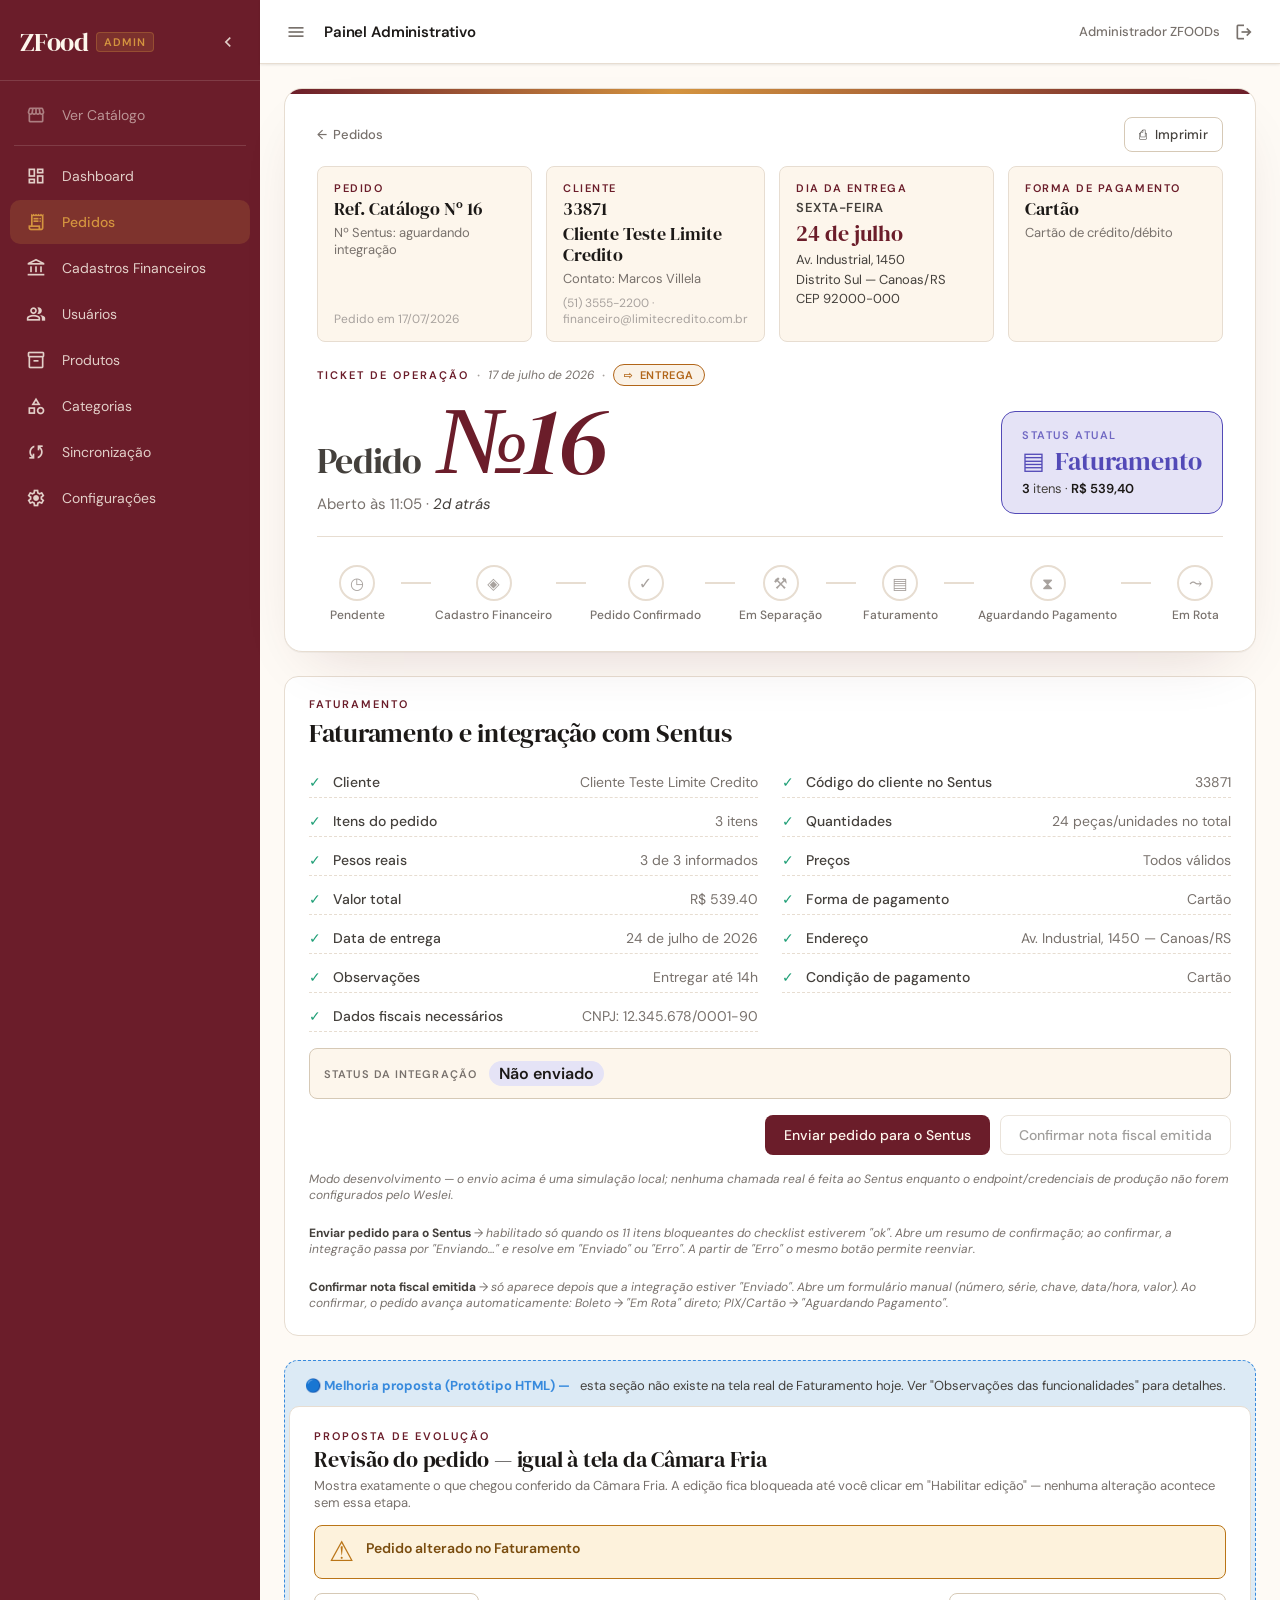
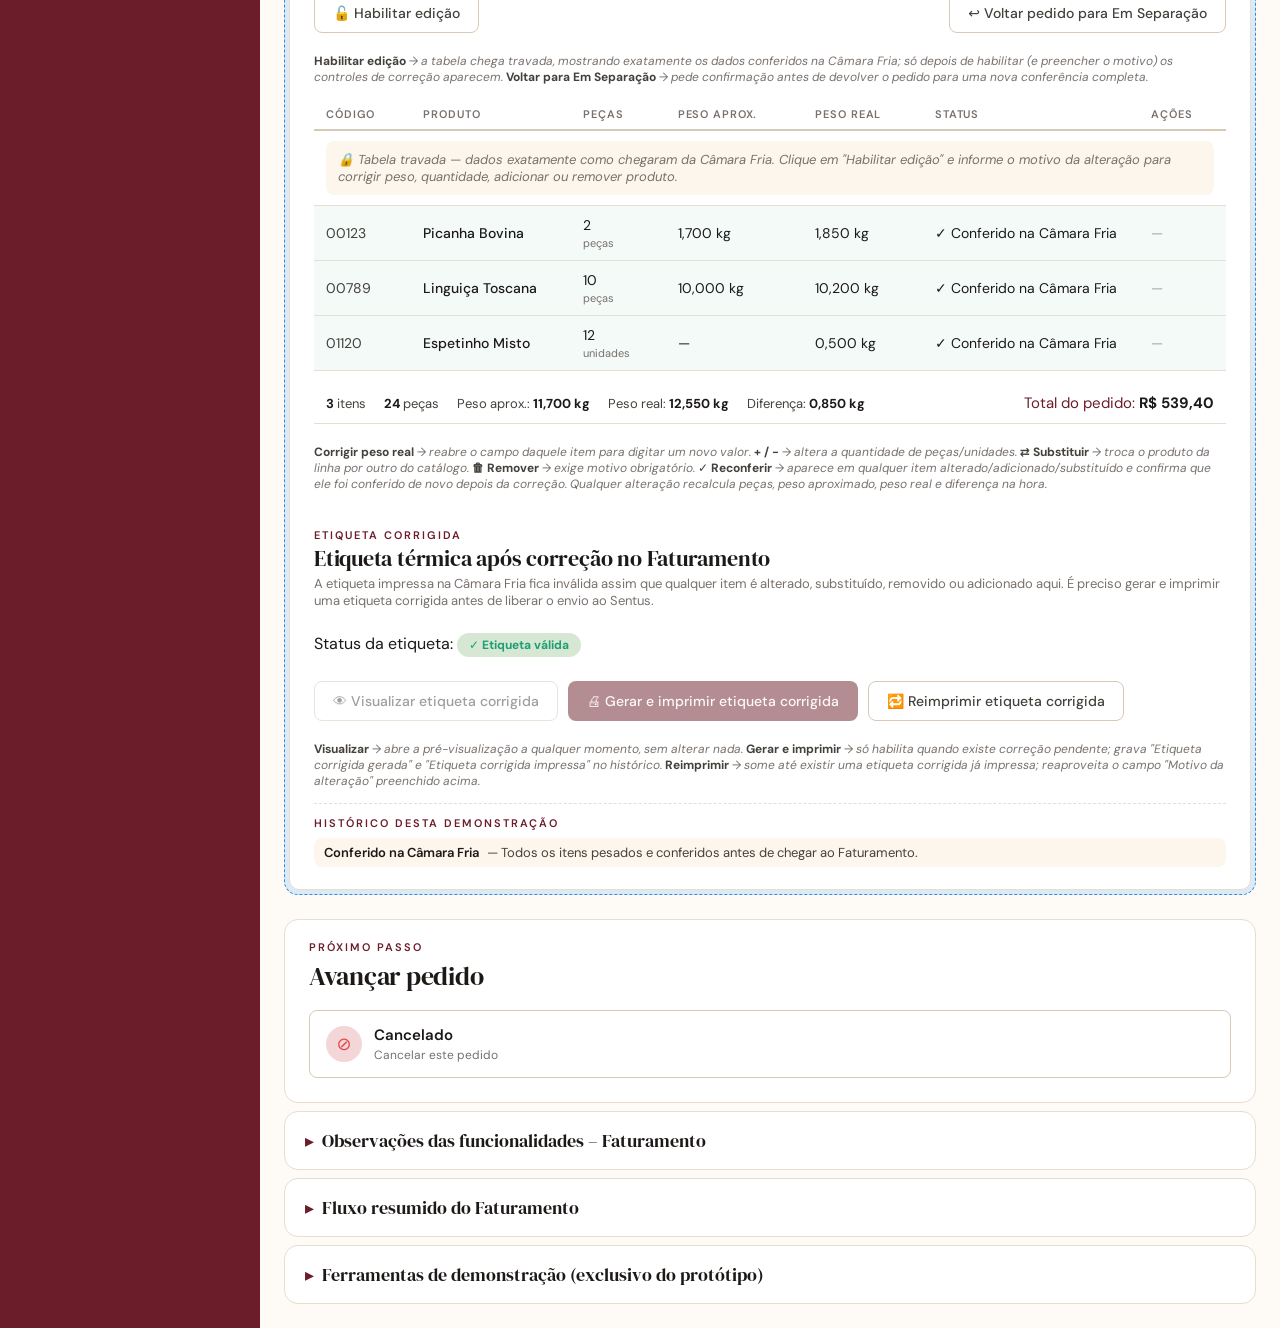
<file: 08-faturamento.html>
<!doctype html>
<html lang="pt-BR">
<head>
<meta charset="UTF-8" />
<meta name="viewport" content="width=device-width, initial-scale=1.0" />
<title>Painel Administrativo</title>
<link href="https://fonts.googleapis.com/icon?family=Material+Icons|Material+Symbols+Outlined:opsz,wght,FILL,GRAD@20..48,100..700,0..1,-50..200" rel="stylesheet">
<link href="https://fonts.googleapis.com/css2?family=DM+Serif+Display:ital@0;1&family=DM+Sans:ital,opsz,wght@0,9..40,300..700;1,9..40,300..700&display=swap" rel="stylesheet">
<style>
	* { box-sizing: border-box; }
	html, body { margin: 0; min-height: 100%; }
	body { font-family: 'DM Sans', 'Source Sans 3', sans-serif; color: #1c1917; background: #fefaf5; }
	.material-symbols-outlined { font-variation-settings: 'FILL' 0, 'wght' 400, 'GRAD' 0, 'opsz' 24; font-size: 20px; line-height: 1; vertical-align: middle; }

	/* ══════════════ material-theme.scss + admin-layout.component.ts :host ══════════════ */
	:root {
		--zf-burgundy: #6b1d2a; --zf-burgundy-dark: #4a1019; --zf-cream: #fdf6ec; --zf-copper: #b8722d;
		--zf-charcoal: #1c1917; --zf-warm-gray: #78716c; --zf-warm-gray-light: #a8a29e; --zf-border: #e7ddd1;
		--zf-surface: #fefaf5; --zf-surface-card: #ffffff;
		--zf-shadow-sm: 0 1px 3px rgb(28 25 23 / 0.06), 0 1px 2px rgb(28 25 23 / 0.04);
		--zf-radius-md: 10px;

		--snav-bg: #6b1d2a; --snav-bg-dark: #4a1019; --snav-text: rgba(253, 246, 236, 0.82);
		--snav-text-full: #fdf6ec; --snav-active: #d4943f; --snav-active-bg: rgba(212, 148, 63, 0.18);
		--snav-hover-bg: rgba(253, 246, 236, 0.07); --snav-divider: rgba(253, 246, 236, 0.14);
	}

	/* ── Container / Sidenav / Toolbar (admin-layout.component.ts) ── */
	.layout-container { position: relative; display: flex; min-height: 100vh; }
	.sidenav { width: 260px; flex-shrink: 0; background: var(--snav-bg); color: var(--snav-text); display: flex; flex-direction: column; }
	.sidenav-brand { display: flex; align-items: center; gap: 8px; padding: 22px 12px 18px 20px; border-bottom: 1px solid var(--snav-divider); flex-shrink: 0; }
	.brand-name { font-family: 'DM Serif Display', Georgia, serif; font-size: 1.625rem; color: var(--snav-text-full); letter-spacing: -0.02em; line-height: 1; }
	.brand-badge { font-size: 0.6875rem; font-weight: 600; letter-spacing: 0.08em; text-transform: uppercase; color: var(--snav-active); background: rgba(212, 148, 63, 0.16); padding: 2px 7px; border-radius: 4px; border: 1px solid rgba(212, 148, 63, 0.3); }
	.collapse-button { flex-shrink: 0; margin-left: auto; color: var(--snav-text); background: none; border: none; cursor: pointer; width: 40px; height: 40px; border-radius: 50%; display: flex; align-items: center; justify-content: center; }
	.collapse-button:hover { color: var(--snav-text-full); background: var(--snav-hover-bg); }
	.nav-list { padding: 10px 0; flex: 1; list-style: none; margin: 0; }
	.nav-item { display: flex; align-items: center; gap: 16px; margin: 2px 10px; padding: 0 16px; border-radius: var(--zf-radius-md); min-height: 44px; color: var(--snav-text); text-decoration: none; font-size: 0.875rem; }
	.nav-item:hover { background: var(--snav-hover-bg); color: var(--snav-text-full); }
	.nav-item.active { background-color: var(--snav-active-bg); color: var(--snav-active); font-weight: 500; }
	.nav-item .material-symbols-outlined { font-size: 20px; }
	.nav-external { color: rgba(253, 246, 236, 0.55); }
	.nav-external .material-symbols-outlined { color: rgba(253, 246, 236, 0.45); }
	.nav-external:hover { color: var(--snav-text-full); }
	.nav-divider { margin: 8px 14px; border: none; border-top: 1px solid var(--snav-divider); }
	.content { display: flex; flex-direction: column; flex: 1; min-width: 0; }
	.toolbar { position: sticky; top: 0; z-index: 10; display: flex; align-items: center; gap: 4px; height: 64px; padding: 0 16px; background: var(--zf-surface-card); border-bottom: 1px solid var(--zf-border); box-shadow: var(--zf-shadow-sm); }
	.menu-button { margin-right: 4px; background: none; border: none; cursor: pointer; width: 40px; height: 40px; border-radius: 50%; display: flex; align-items: center; justify-content: center; color: var(--zf-warm-gray); }
	.menu-button:hover { background: rgba(28,25,23,0.05); }
	.toolbar-title { font-size: 0.9375rem; font-weight: 600; color: var(--zf-charcoal); letter-spacing: -0.01em; }
	.spacer { flex: 1 1 auto; }
	.admin-name { font-size: 0.8125rem; font-weight: 500; color: var(--zf-warm-gray); max-width: 180px; overflow: hidden; text-overflow: ellipsis; white-space: nowrap; }
	.logout-btn { background: none; border: none; cursor: pointer; width: 40px; height: 40px; border-radius: 50%; display: flex; align-items: center; justify-content: center; color: var(--zf-warm-gray); }
	.logout-btn:hover { background: rgba(28,25,23,0.05); }
	.main-content { flex: 1; padding: 24px; box-sizing: border-box; background-color: var(--zf-surface); }

	/* ══════════════ order-detail.component.ts :host tokens ══════════════ */
	.op-root {
		--op-paper: #fefaf5; --op-card: #ffffff; --op-ink: #1c1917; --op-ink-soft: #44403c;
		--op-muted: #78716c; --op-muted-soft: #a8a29e; --op-rule: #e7ddd1; --op-rule-strong: #d6c9b6;
		--op-burgundy: #6b1d2a; --op-burgundy-dark: #4a1019; --op-copper: #d4943f; --op-copper-soft: #f3e4d0; --op-cream: #fdf6ec;
		--tone-amber: #ba7517; --tone-amber-bg: #fdf2dc;
		--tone-yellow: #d4b106; --tone-yellow-bg: #fbf0c9;
		--tone-green: #639922; --tone-green-bg: #e5f1d7;
		--tone-blue: #378add; --tone-blue-bg: #dceaf5;
		--tone-purple: #534ab7; --tone-purple-bg: #e5e3f6;
		--tone-copper: #d85a30; --tone-copper-bg: #f8e1ca;
		--tone-plum: #d4537e; --tone-plum-bg: #ecd9ee;
		--tone-sage: #1d9e75; --tone-sage-bg: #d6e7d3;
		--tone-ruby: #e24b4a; --tone-ruby-bg: #f4d6d8;
		--op-shadow-sm: 0 1px 2px rgba(28, 25, 23, 0.04);
		--op-radius: 14px; --op-radius-sm: 8px; --op-radius-pill: 999px;
		display: block; font-family: 'DM Sans', system-ui, sans-serif; color: var(--op-ink);
		max-width: 1200px; margin: 0 auto;
	}
	.op-detail { display: flex; flex-direction: column; gap: 24px; }
	.op-eyebrow { font-size: 0.6875rem; font-weight: 600; letter-spacing: 0.18em; text-transform: uppercase; color: var(--op-burgundy); }

	/* ── Hero ── */
	.op-hero { background: var(--op-card); border: 1px solid var(--op-rule); border-radius: 18px; padding: 28px 32px 24px; position: relative; overflow: hidden; box-shadow: 0 1px 0 rgba(28,25,23,0.04), 0 24px 60px -28px rgba(74,16,25,0.18); }
	.op-hero::before { content: ''; position: absolute; inset: 0 0 auto 0; height: 5px; background: linear-gradient(90deg, var(--op-burgundy), var(--op-copper) 40%, var(--op-burgundy)); }
	.op-hero__top { display: flex; justify-content: space-between; align-items: center; gap: 12px; margin-bottom: 14px; }
	.op-back { display: inline-flex; align-items: center; gap: 6px; font-size: 0.8125rem; color: var(--op-muted); text-decoration: none; font-weight: 500; }
	.op-back:hover { color: var(--op-burgundy); }
	.op-print-btn { display: inline-flex; align-items: center; gap: 8px; padding: 8px 14px; background: var(--op-card); color: var(--op-ink-soft); border: 1px solid var(--op-rule-strong); border-radius: var(--op-radius-sm); font-family: inherit; font-size: 0.8125rem; font-weight: 500; letter-spacing: 0.02em; cursor: pointer; }
	.op-print-btn:hover { background: var(--op-cream); color: var(--op-burgundy); border-color: var(--op-burgundy); }

	.op-highlights { display: grid; grid-template-columns: repeat(4, 1fr); gap: 14px; margin-bottom: 22px; }
	@media (max-width: 960px) { .op-highlights { grid-template-columns: repeat(2, 1fr); } }
	.op-highlight-card { display: flex; flex-direction: column; gap: 4px; padding: 14px 16px; background: var(--op-cream); border: 1px solid var(--op-rule); border-radius: var(--op-radius-sm); }
	.op-highlight-card__eyebrow { font-size: 0.6875rem; font-weight: 600; letter-spacing: 0.14em; text-transform: uppercase; color: var(--op-burgundy); }
	.op-highlight-card__value { font-family: 'DM Serif Display', Georgia, serif; font-weight: 400; font-size: 1.1rem; line-height: 1.2; color: var(--op-ink); }
	.op-highlight-card__value--num { font-feature-settings: 'tnum' 1; }
	.op-highlight-card__note { font-size: 0.8125rem; color: var(--op-muted); }
	.op-highlight-card__meta { font-size: 0.75rem; color: var(--op-muted-soft); margin-top: auto; padding-top: 4px; }
	.op-highlight-card__address { font-style: normal; font-size: 0.8125rem; line-height: 1.5; color: var(--op-ink-soft); }

	.op-hero__grid { display: grid; grid-template-columns: 1fr auto; gap: 24px; align-items: end; padding-bottom: 22px; border-bottom: 1px solid var(--op-rule); margin-bottom: 24px; }
	@media (max-width: 720px) { .op-hero__grid { grid-template-columns: 1fr; } }
	.op-hero__main { display: flex; flex-direction: column; gap: 8px; }
	.op-hero__eyebrow { display: inline-flex; align-items: center; gap: 8px; flex-wrap: wrap; }
	.op-hero__sep { color: var(--op-muted-soft); }
	.op-hero__date { font-size: 0.75rem; color: var(--op-muted); font-style: italic; }
	.op-hero__title { margin: 0; font-family: 'DM Serif Display', Georgia, serif; font-weight: 400; line-height: 0.96; display: flex; align-items: baseline; gap: 16px; flex-wrap: wrap; }
	.op-hero__label { font-size: clamp(1.5rem, 3vw, 2.25rem); color: var(--op-ink-soft); letter-spacing: -0.02em; }
	.op-hero__num { font-size: clamp(3.5rem, 8vw, 6rem); color: var(--op-burgundy); letter-spacing: -0.04em; font-feature-settings: 'tnum' 1; font-style: italic; }
	.op-hero__sub { margin: 0; font-size: 0.9375rem; color: var(--op-muted); }
	.op-hero__sub em { font-style: italic; color: var(--op-ink-soft); }
	.op-mode-chip { display: inline-flex; align-items: center; gap: 6px; padding: 3px 10px; border-radius: var(--op-radius-pill); font-size: 0.6875rem; font-weight: 600; letter-spacing: 0.06em; text-transform: uppercase; border: 1px solid currentColor; background: var(--mode-bg, transparent); color: var(--mode-color, var(--op-muted)); }
	.op-mode-chip[data-mode='entrega'] { --mode-color: #b16518; --mode-bg: rgba(212, 148, 63, 0.12); }
	.op-mode-chip[data-mode='retirada'] { --mode-color: #3e6b3a; --mode-bg: rgba(62, 107, 58, 0.12); }

	.op-hero__status { background: var(--tone-bg, var(--op-cream)); border: 1px solid var(--tone-color, var(--op-rule)); border-radius: var(--op-radius); padding: 16px 20px; display: flex; flex-direction: column; gap: 6px; min-width: 220px; }
	.op-hero__status[data-tone='amber'] { --tone-bg: var(--tone-amber-bg); --tone-color: var(--tone-amber); }
	.op-hero__status[data-tone='yellow'] { --tone-bg: var(--tone-yellow-bg); --tone-color: var(--tone-yellow); }
	.op-hero__status[data-tone='green'] { --tone-bg: var(--tone-green-bg); --tone-color: var(--tone-green); }
	.op-hero__status[data-tone='blue'] { --tone-bg: var(--tone-blue-bg); --tone-color: var(--tone-blue); }
	.op-hero__status[data-tone='purple'] { --tone-bg: var(--tone-purple-bg); --tone-color: var(--tone-purple); }
	.op-hero__status[data-tone='copper'] { --tone-bg: var(--tone-copper-bg); --tone-color: var(--tone-copper); }
	.op-hero__status[data-tone='plum'] { --tone-bg: var(--tone-plum-bg); --tone-color: var(--tone-plum); }
	.op-hero__status-label { font-size: 0.6875rem; letter-spacing: 0.14em; text-transform: uppercase; color: var(--tone-color, var(--op-muted)); font-weight: 600; opacity: 0.8; }
	.op-hero__status-value { font-family: 'DM Serif Display', Georgia, serif; font-size: 1.625rem; line-height: 1; color: var(--tone-color, var(--op-ink)); display: inline-flex; align-items: center; gap: 10px; }
	.op-hero__status-icon { font-size: 1.5rem; font-family: system-ui; }
	.op-hero__status-meta { font-size: 0.8125rem; color: var(--op-ink-soft); }
	.op-hero__status-meta strong { color: var(--op-ink); font-weight: 600; }

	/* ── Flow ── */
	.op-flow { display: flex; align-items: center; gap: 4px; padding: 4px 0; flex-wrap: nowrap; overflow-x: auto; }
	.op-flow__cancelled { display: inline-flex; align-items: center; gap: 12px; padding: 12px 18px; background: var(--tone-ruby-bg); color: var(--tone-ruby); border-radius: var(--op-radius); font-weight: 600; font-size: 0.9375rem; }
	.op-flow__cancelled-icon { font-size: 1.5rem; }
	.op-flow__step { display: flex; flex-direction: column; align-items: center; gap: 6px; flex-shrink: 0; min-width: 80px; }
	.op-flow__node { width: 36px; height: 36px; border-radius: 50%; background: var(--op-card); border: 2px solid var(--op-rule); display: flex; align-items: center; justify-content: center; font-size: 1rem; color: var(--op-muted-soft); }
	.op-flow__step--done .op-flow__node { background: var(--tone-color, var(--op-burgundy)); border-color: var(--tone-color, var(--op-burgundy)); color: var(--op-cream); }
	.op-flow__step--current .op-flow__node { background: var(--tone-color, var(--op-burgundy)); border-color: var(--tone-color, var(--op-burgundy)); color: var(--op-cream); box-shadow: 0 0 0 6px rgba(107, 29, 42, 0.12); transform: scale(1.08); }
	.op-flow__step[data-tone='amber'] { --tone-color: var(--tone-amber); }
	.op-flow__step[data-tone='yellow'] { --tone-color: var(--tone-yellow); }
	.op-flow__step[data-tone='green'] { --tone-color: var(--tone-green); }
	.op-flow__step[data-tone='blue'] { --tone-color: var(--tone-blue); }
	.op-flow__step[data-tone='purple'] { --tone-color: var(--tone-purple); }
	.op-flow__step[data-tone='copper'] { --tone-color: var(--tone-copper); }
	.op-flow__step[data-tone='plum'] { --tone-color: var(--tone-plum); }
	.op-flow__step[data-tone='sage'] { --tone-color: var(--tone-sage); }
	.op-flow__label { font-size: 0.75rem; color: var(--op-muted); text-align: center; white-space: nowrap; font-weight: 500; }
	.op-flow__step--done .op-flow__label, .op-flow__step--current .op-flow__label { color: var(--op-ink); font-weight: 600; }
	.op-flow__line { flex: 1; height: 2px; background: var(--op-rule); margin-bottom: 22px; min-width: 30px; }
	.op-flow__line--done { background: var(--op-copper); }

	/* ── Card / painéis genéricos ── */
	.op-card { background: var(--op-card); border: 1px solid var(--op-rule); border-radius: var(--op-radius); padding: 22px 24px; display: flex; flex-direction: column; gap: 14px; }
	.op-card__eyebrow { font-size: 0.6875rem; font-weight: 600; letter-spacing: 0.18em; text-transform: uppercase; color: var(--op-burgundy); }
	.op-card__title { margin: 0; font-family: 'DM Serif Display', Georgia, serif; font-weight: 400; font-size: 1.375rem; line-height: 1.15; letter-spacing: -0.01em; color: var(--op-ink); }

	.op-actions { background: var(--op-card); border: 1px solid var(--op-rule); border-radius: var(--op-radius); padding: 20px 24px 24px; display: flex; flex-direction: column; gap: 16px; }
	.op-actions__head { display: flex; flex-direction: column; gap: 4px; }
	.op-actions__title { margin: 0; font-family: 'DM Serif Display', Georgia, serif; font-weight: 400; font-size: 1.625rem; color: var(--op-ink); letter-spacing: -0.01em; }
	.op-actions__commit { display: flex; gap: 10px; justify-content: flex-end; flex-wrap: wrap; }
	.op-actions__buttons { display: grid; grid-template-columns: repeat(auto-fit, minmax(220px, 1fr)); gap: 10px; }
	.op-action { display: flex; align-items: center; gap: 12px; padding: 14px 16px; background: var(--op-card); border: 1px solid var(--op-rule-strong); border-radius: var(--op-radius-sm); cursor: pointer; font-family: inherit; text-align: left; width: 100%; }
	.op-action:disabled { opacity: 0.5; cursor: not-allowed; }
	.op-action__icon { width: 36px; height: 36px; border-radius: 50%; background: var(--tone-bg, var(--op-cream)); color: var(--tone-color, var(--op-ink)); display: flex; align-items: center; justify-content: center; font-size: 1.125rem; flex-shrink: 0; }
	.op-action[data-tone='ruby'] { --tone-bg: var(--tone-ruby-bg); --tone-color: var(--tone-ruby); }
	.op-action__label { display: flex; flex-direction: column; gap: 2px; }
	.op-action__title { font-weight: 600; color: var(--op-ink); font-size: 0.9375rem; }
	.op-action__hint { font-size: 0.75rem; color: var(--op-muted); }

	/* ── Faturamento / Sentus (real, order-detail.component.ts) ── */
	.op-sentus__checklist { list-style: none; margin: 0; padding: 0; display: grid; grid-template-columns: repeat(2, 1fr); gap: 8px 24px; }
	@media (max-width: 720px) { .op-sentus__checklist { grid-template-columns: 1fr; } }
	.op-sentus__check { display: flex; align-items: baseline; gap: 8px; padding: 6px 0; border-bottom: 1px dashed var(--op-rule); font-size: 0.875rem; }
	.op-sentus__check-icon { color: var(--tone-sage); font-weight: 700; width: 16px; flex-shrink: 0; }
	.op-sentus__check--fail .op-sentus__check-icon { color: var(--tone-ruby); }
	.op-sentus__check-label { flex: 0 0 auto; color: var(--op-ink-soft); font-weight: 500; }
	.op-sentus__check-detail { flex: 1 1 auto; text-align: right; color: var(--op-muted); overflow: hidden; text-overflow: ellipsis; white-space: nowrap; }
	.op-sentus__check--fail .op-sentus__check-detail { color: var(--tone-ruby); }
	.op-sentus__status { display: flex; flex-wrap: wrap; align-items: center; gap: 12px; padding: 12px 14px; background: var(--op-cream); border: 1px solid var(--op-rule-strong); border-radius: var(--op-radius-sm); }
	.op-sentus__status-label { font-size: 0.6875rem; font-weight: 600; letter-spacing: 0.1em; text-transform: uppercase; color: var(--op-muted); }
	.op-sentus__status-value { font-weight: 600; color: var(--op-ink); padding: 2px 10px; border-radius: var(--op-radius-pill); background: var(--tone-purple-bg); }
	.op-sentus__status-value[data-sentus-status='enviado'] { background: var(--tone-sage-bg); color: var(--tone-sage); }
	.op-sentus__status-value[data-sentus-status='erro'], .op-sentus__status-value[data-sentus-status='requer_revisao'] { background: var(--tone-ruby-bg); color: var(--tone-ruby); }
	.op-sentus__status-value[data-sentus-status='enviando'] { background: var(--tone-amber-bg); color: var(--tone-amber); }
	.op-sentus__status-error, .op-sentus__status-ref { font-size: 0.8125rem; color: var(--op-muted); }
	.op-sentus__status-error { color: var(--tone-ruby); }
	.op-sentus__dev-note { margin: 0; font-size: 0.75rem; font-style: italic; color: var(--op-muted); }
	.op-btn { display: inline-flex; align-items: center; gap: 8px; padding: 10px 18px; border-radius: var(--op-radius-sm); font-family: inherit; font-size: 0.875rem; font-weight: 500; cursor: pointer; border: 1px solid transparent; text-decoration: none; }
	.op-btn--primary { background: var(--op-burgundy); color: var(--op-cream); }
	.op-btn--ghost { background: var(--op-card); color: var(--op-ink-soft); border-color: var(--op-rule-strong); }
	.op-btn:disabled { opacity: 0.5; cursor: not-allowed; }

	/* ── Câmara Fria — tabela reaproveitada só como base visual da melhoria proposta abaixo ── */
	.op-camara { background: var(--op-card); border: 1px solid var(--op-rule); border-radius: var(--op-radius); padding: 22px 24px; display: flex; flex-direction: column; gap: 14px; }
	.op-camara__head { display: flex; flex-direction: column; gap: 4px; }
	.op-camara__hint { margin: 0; font-size: 0.8125rem; color: var(--op-muted); }
	.op-camara__table-wrap { overflow-x: auto; }
	.op-camara__table { width: 100%; border-collapse: collapse; font-size: 0.875rem; }
	.op-camara__table th { text-align: left; font-size: 0.6875rem; font-weight: 600; letter-spacing: 0.08em; text-transform: uppercase; color: var(--op-muted); padding: 8px 12px; border-bottom: 2px solid var(--op-rule-strong); white-space: nowrap; }
	.op-camara__table td { padding: 10px 12px; border-bottom: 1px solid var(--op-rule); vertical-align: middle; }
	.op-camara__row--conferido { background: rgba(29, 158, 117, 0.05); }
	.op-camara__code { font-feature-settings: 'tnum' 1; color: var(--op-ink-soft); white-space: nowrap; }
	.op-camara__nome { display: block; font-weight: 500; color: var(--op-ink); }
	.op-camara__input { width: 90px; padding: 6px 8px; border: 1px solid var(--op-rule-strong); border-radius: var(--op-radius-sm); font-family: inherit; font-size: 0.875rem; }
	.op-camara__input:focus-visible { outline: none; border-color: var(--op-burgundy); box-shadow: 0 0 0 3px rgba(107, 29, 42, 0.15); }
	.op-camara__confirm { padding: 6px 14px; border-radius: var(--op-radius-sm); background: var(--op-burgundy); color: var(--op-cream); border: 1px solid var(--op-burgundy); font-family: inherit; font-size: 0.8125rem; font-weight: 500; cursor: pointer; white-space: nowrap; }
	.op-camara__confirm:hover:not(:disabled) { background: var(--op-burgundy-dark); }
	.op-camara__confirm--undo { background: transparent; color: var(--op-ink-soft); border-color: var(--op-rule-strong); }
	.op-camara__confirm--undo:hover:not(:disabled) { background: var(--op-cream); color: var(--tone-ruby); border-color: var(--tone-ruby); }
	.op-camara__actions { display: flex; align-items: center; gap: 6px; flex-wrap: wrap; }
	.op-camara__remove { display: inline-flex; align-items: center; justify-content: center; width: 30px; height: 30px; padding: 0; border-radius: var(--op-radius-sm); background: transparent; border: 1px solid var(--op-rule-strong); color: var(--op-muted); cursor: pointer; font-size: 0.875rem; line-height: 1; }
	.op-camara__remove:hover:not(:disabled) { background: var(--tone-ruby-bg); border-color: var(--tone-ruby); color: var(--tone-ruby); }
	.op-camara__qty { display: inline-flex; align-items: center; gap: 4px; }
	.op-camara__qty-btn { width: 24px; height: 24px; padding: 0; border-radius: var(--op-radius-sm); border: 1px solid var(--op-rule-strong); background: var(--op-card); color: var(--op-ink-soft); cursor: pointer; font-size: 0.9375rem; line-height: 1; }
	.op-camara__qty-btn:hover:not(:disabled) { background: var(--op-cream); border-color: var(--op-burgundy); color: var(--op-burgundy); }
	.op-camara__qty-btn:disabled { opacity: 0.4; cursor: not-allowed; }
	.op-camara__qty-input { width: 48px; padding: 4px 4px; text-align: center; border: 1px solid var(--op-rule-strong); border-radius: var(--op-radius-sm); font-family: inherit; font-size: 0.875rem; }
	.op-camara__qty-label { display: block; margin-top: 2px; font-size: 0.6875rem; color: var(--op-muted); text-transform: lowercase; }
	.op-camara__add-btn { align-self: flex-start; margin-top: 4px; padding: 8px 14px; border-radius: var(--op-radius-sm); background: transparent; border: 1px dashed var(--op-rule-strong); color: var(--op-ink-soft); font-family: inherit; font-size: 0.8125rem; font-weight: 500; cursor: pointer; }
	.op-camara__add-btn:hover { background: var(--op-cream); border-color: var(--op-burgundy); color: var(--op-burgundy); }
	.op-camara__row--draft { background: var(--op-cream); }
	.op-camara__draft { display: flex; flex-wrap: wrap; align-items: flex-start; gap: 14px; padding: 6px 0; }
	.op-camara__draft-search { position: relative; flex: 1 1 260px; min-width: 220px; }
	.op-camara__draft-input { width: 100%; padding: 8px 12px; border: 1px solid var(--op-rule-strong); border-radius: var(--op-radius-sm); font-family: inherit; font-size: 0.875rem; }
	.op-camara__draft-input:focus-visible { outline: none; border-color: var(--op-burgundy); box-shadow: 0 0 0 3px rgba(107, 29, 42, 0.15); }
	.op-camara__draft-options { position: relative; z-index: 5; margin: 6px 0 0; padding: 4px; list-style: none; background: var(--op-card); border: 1px solid var(--op-rule-strong); border-radius: var(--op-radius-sm); box-shadow: var(--op-shadow-sm); max-height: 240px; overflow-y: auto; }
	.op-camara__draft-options li { margin: 0; }
	.op-camara__draft-options button { display: flex; align-items: baseline; gap: 8px; width: 100%; padding: 8px 10px; border: none; background: transparent; text-align: left; font-family: inherit; font-size: 0.8125rem; color: var(--op-ink); cursor: pointer; border-radius: 6px; }
	.op-camara__draft-options button:hover { background: var(--op-cream); }
	.op-camara__draft-option-ref { font-feature-settings: 'tnum' 1; color: var(--op-muted); flex-shrink: 0; }
	.op-camara__footer { display: flex; flex-wrap: wrap; align-items: baseline; gap: 18px; padding-top: 12px; font-size: 0.8125rem; color: var(--op-ink-soft); }
	.op-camara__footer strong { color: var(--op-ink); font-feature-settings: 'tnum' 1; }
	.op-camara__diff--neg strong { color: var(--tone-ruby); }
	.op-camara__footer-total { margin-left: auto; font-size: 0.9375rem; color: var(--op-burgundy); }
	.op-camara__peso-display { display: inline-flex; align-items: center; gap: 8px; }
	.op-camara__corrigir { background: none; border: none; padding: 0; color: var(--op-burgundy); font-size: 0.75rem; font-weight: 600; cursor: pointer; text-decoration: underline; }
	.op-camara__substituir { background: none; border: none; padding: 0; color: var(--tone-purple, #534ab7); font-size: 0.75rem; font-weight: 600; cursor: pointer; text-decoration: underline; }
	.op-camara__reconferir { padding: 6px 14px; border-radius: var(--op-radius-sm); background: var(--tone-sage, #1d9e75); color: #fff; border: 1px solid var(--tone-sage, #1d9e75); font-family: inherit; font-size: 0.8125rem; font-weight: 500; cursor: pointer; white-space: nowrap; }
	.op-camara__reconferir:hover { opacity: 0.9; }
	.op-camara__status--pendente-reconf { background: var(--tone-amber-bg, #fdf2dc); color: var(--tone-amber, #ba7517); }
	.op-camara__nome--destaque { font-weight: 800; }
	.prop-selo { display: inline-block; margin-left: 6px; padding: 1px 8px; border-radius: 999px; font-size: 0.625rem; font-weight: 800; letter-spacing: 0.03em; text-transform: uppercase; vertical-align: middle; }
	.prop-selo--substituicao { background: var(--tone-purple-bg, #e5e3f6); color: var(--tone-purple, #534ab7); }
	.prop-selo--novo { background: var(--tone-sage-bg, #d6e7d3); color: var(--tone-sage, #1d9e75); }

	/* ── Estados âmbar/atenção da melhoria proposta ── */
	.prop-attention-row { display: flex; align-items: flex-start; gap: 12px; padding: 12px 14px; border-radius: var(--op-radius-sm); background: var(--tone-amber-bg, #fdf2dc); border: 1px solid var(--tone-amber, #ba7517); }
	.prop-attention-icon { font-size: 1.75rem; line-height: 1; color: var(--tone-amber, #ba7517); flex-shrink: 0; }
	.prop-attention-text { font-size: 0.875rem; color: #7a4d0f; font-weight: 600; line-height: 1.5; }
	.prop-attention-text small { display: block; font-weight: 400; font-size: 0.75rem; color: #92671f; margin-top: 2px; }
	.prop-removidos-banner { padding: 10px 14px; border-radius: var(--op-radius-sm); background: var(--tone-ruby-bg, #f4d6d8); color: var(--tone-ruby, #e24b4a); font-size: 0.8125rem; font-weight: 700; }
	.prop-invalida-banner { padding: 10px 14px; border-radius: var(--op-radius-sm); background: var(--tone-ruby-bg, #f4d6d8); color: var(--tone-ruby, #e24b4a); font-size: 0.8125rem; font-weight: 600; }

	/* ── Controle de impressão (etiqueta corrigida) ── */
	.prop-etiqueta-status { display: inline-block; padding: 4px 12px; border-radius: var(--op-radius-pill); font-size: 0.75rem; font-weight: 700; }
	.prop-etiqueta-status--valida { background: var(--tone-sage-bg, #d6e7d3); color: var(--tone-sage, #1d9e75); }
	.prop-etiqueta-status--pendente { background: var(--tone-ruby-bg, #f4d6d8); color: var(--tone-ruby, #e24b4a); }
	.prop-etiqueta-status--gerada { background: var(--tone-amber-bg, #fdf2dc); color: var(--tone-amber, #ba7517); }
	.prop-etiqueta-status--impressa, .prop-etiqueta-status--reimpressa { background: var(--tone-sage-bg, #d6e7d3); color: var(--tone-sage, #1d9e75); }

	/* ── Modal largo + páginas de etiqueta (reaproveitado de 07-camara-fria.html) ── */
	.cf-modal--wide { max-width: 780px; }
	.cf-modal-pages { display: flex; flex-direction: column; align-items: center; gap: 16px; padding: 12px 0; background: #e7e2d8; border-radius: var(--op-radius-sm, 8px); }
	.cf-modal-hint { margin: 10px 0 0; font-size: 0.8125rem; color: var(--op-muted, #78716c); }
	.epd-page { width: 460px; background: #fff; border: 2px solid #1c1917; box-shadow: 0 2px 8px rgba(0,0,0,0.15); padding: 10px 14px; display: flex; flex-direction: column; gap: 5px; font-family: 'DM Sans', Arial, sans-serif; color: #000; box-sizing: border-box; }
	.epd-page__corrigida-banner { background: #1c1917; color: #fff; text-align: center; padding: 5px 8px; font-size: 0.8125rem; font-weight: 800; letter-spacing: 0.02em; }
	.epd-page__header { display: flex; align-items: center; justify-content: space-between; border-bottom: 2px solid #000; padding-bottom: 4px; }
	.epd-page__pedido { font-size: 0.9rem; font-weight: 800; }
	.epd-page__volume { font-size: 0.8rem; font-weight: 700; }
	.epd-page__entrega { margin: 0; font-size: 0.6rem; font-weight: 600; }
	.epd-page__cliente { display: flex; flex-direction: column; gap: 1px; }
	.epd-page__cliente-nome { font-size: 1.4rem; font-weight: 800; letter-spacing: -0.01em; line-height: 1; }
	.epd-page__cliente-codigo { font-size: 0.55rem; color: #333; }
	.epd-page__cidade { margin: 0; font-size: 0.95rem; font-weight: 800; }
	.epd-page__logistica { display: flex; gap: 10px; font-size: 0.55rem; border-top: 1px solid #000; border-bottom: 1px solid #000; padding: 3px 0; }
	.epd-page__itens { width: 100%; border-collapse: collapse; font-size: 0.6rem; }
	.epd-page__itens th { text-align: left; border-bottom: 1px solid #000; padding: 2px 4px; font-size: 0.56rem; }
	.epd-page__itens td { padding: 2px 4px; vertical-align: top; }
	.epd-page__itens td.prop-td-destaque { font-weight: 800; }
	.epd-page__footer { border-top: 2px solid #000; padding-top: 4px; font-size: 0.58rem; }
	.epd-page__footer p { margin: 0 0 2px; }
	.epd-page__footer .prop-correcao-meta { font-weight: 700; }
	.epd-page__peso-geral { font-weight: 800; }

	/* ── Melhoria proposta (não existe no código real — ver documentação) ── */
	.cf-proposal { border: 1.5px dashed var(--tone-blue, #378add); background: var(--tone-blue-bg, #dceaf5); border-radius: var(--op-radius); padding: 4px; }
	.cf-proposal__inner { background: var(--op-card); border-radius: calc(var(--op-radius) - 4px); }
	.cf-proposal__badge { display: flex; flex-wrap: wrap; align-items: center; gap: 10px; padding: 12px 16px; background: var(--tone-blue-bg, #dceaf5); border-radius: calc(var(--op-radius) - 4px) calc(var(--op-radius) - 4px) 0 0; color: var(--tone-blue, #378add); font-weight: 700; font-size: 0.8125rem; }
	.cf-proposal__badge span.cf-proposal__badge-text { font-weight: 400; color: var(--op-ink-soft); }
	.cf-alterado-banner { padding: 10px 14px; border-radius: var(--op-radius-sm); background: var(--tone-amber-bg, #fdf2dc); color: var(--tone-amber, #ba7517); font-size: 0.8125rem; font-weight: 600; }
	.op-camara__status--alterado { background: var(--tone-amber-bg, #fdf2dc); color: var(--tone-amber, #ba7517); }
	.op-camara__row--alterado { background: rgba(186, 117, 23, 0.08) !important; }
	.op-camara__row--alterado td:first-child { box-shadow: inset 3px 0 0 var(--tone-amber, #ba7517); }
	.op-camara__locked-note { margin: 0; padding: 10px 12px; font-size: 0.8125rem; color: var(--op-muted); font-style: italic; background: var(--op-cream); border-radius: var(--op-radius-sm); }
	.prop-historico { border-top: 1px dashed var(--op-rule); padding-top: 12px; display: flex; flex-direction: column; gap: 8px; }
	.prop-historico__list { list-style: none; margin: 0; padding: 0; display: flex; flex-direction: column; gap: 6px; }
	.prop-historico__list li { display: flex; align-items: baseline; gap: 8px; font-size: 0.8125rem; color: var(--op-ink-soft); padding: 6px 10px; background: var(--op-cream); border-radius: var(--op-radius-sm); }
	.prop-historico__list li strong { color: var(--op-ink); font-weight: 600; }
	.prop-historico__time { margin-left: auto; color: var(--op-muted); font-size: 0.75rem; white-space: nowrap; }

	/* ── Complementos deste protótipo (captions por botão) ── */
	.cf-hint { display: block; margin-top: 6px; font-size: 0.75rem; font-style: italic; color: var(--op-muted, #78716c); }
	.cf-hint strong { font-style: normal; color: var(--op-ink-soft, #44403c); }
	.cf-note { margin: 6px 0 0; font-size: 0.8125rem; color: var(--op-ink-soft, #44403c); }
	.cf-note strong { color: var(--tone-ruby, #e24b4a); }
	.cf-note--ok strong { color: var(--tone-sage, #1d9e75); }

	/* ── Documentação (fora da tela operacional) ── */
	.cf-docs { margin-top: 8px; border: 1px solid var(--op-rule, #e7ddd1); border-radius: var(--op-radius, 14px); background: var(--op-card, #fff); }
	.cf-docs summary { cursor: pointer; padding: 16px 20px; font-family: 'DM Serif Display', Georgia, serif; font-size: 1.125rem; color: var(--op-ink, #1c1917); list-style: none; display: flex; align-items: center; gap: 8px; }
	.cf-docs summary::-webkit-details-marker { display: none; }
	.cf-docs summary::before { content: '▸'; color: var(--op-burgundy, #6b1d2a); transition: transform 140ms ease; }
	.cf-docs[open] summary::before { transform: rotate(90deg); }
	.cf-docs__body { padding: 0 20px 20px; display: flex; flex-direction: column; gap: 18px; font-size: 0.875rem; color: var(--op-ink-soft, #44403c); line-height: 1.6; }
	.cf-docs__body h4 { margin: 0 0 6px; font-size: 0.8125rem; font-weight: 700; letter-spacing: 0.06em; text-transform: uppercase; color: var(--op-burgundy, #6b1d2a); }
	.cf-docs__body ul { margin: 0; padding-left: 20px; }
	.cf-docs__body li { margin-bottom: 4px; }
	.cf-tag { display: inline-block; padding: 1px 8px; border-radius: 999px; font-size: 0.6875rem; font-weight: 700; margin-right: 6px; }
	.cf-tag--real { background: var(--tone-sage-bg, #d6e7d3); color: var(--tone-sage, #1d9e75); }
	.cf-tag--mock { background: var(--tone-amber-bg, #fdf2dc); color: var(--tone-amber, #ba7517); }
	.cf-tag--planned { background: var(--tone-ruby-bg, #f4d6d8); color: var(--tone-ruby, #e24b4a); }
	.cf-tag--proposal { background: var(--tone-blue-bg, #dceaf5); color: var(--tone-blue, #378add); }
	.cf-tag--none { background: #e7e2d8; color: #57534e; }
	.cf-flow { display: flex; flex-direction: column; align-items: flex-start; gap: 2px; font-size: 0.875rem; }
	.cf-flow__step { padding: 8px 14px; border: 1px solid var(--op-rule-strong, #d6c9b6); border-radius: var(--op-radius-sm, 8px); background: var(--op-cream, #fdf6ec); font-weight: 600; color: var(--op-ink, #1c1917); }
	.cf-flow__arrow { padding-left: 20px; color: var(--op-muted, #78716c); }

	/* ── Ferramentas de demonstração (exclusivas do protótipo) ── */
	.cf-tools-warning { margin: 0 0 4px; padding: 10px 14px; border-radius: var(--op-radius-sm, 8px); background: var(--tone-ruby-bg, #f4d6d8); color: var(--tone-ruby, #e24b4a); font-size: 0.8125rem; font-weight: 600; }
	.cf-tools-row { display: flex; flex-wrap: wrap; align-items: center; gap: 12px; }
	.cf-tools-select { padding: 9px 12px; border: 1px solid var(--op-rule-strong, #d6c9b6); border-radius: 8px; font-family: inherit; font-size: 0.875rem; color: var(--op-ink, #1c1917); background: #fff; }
	.cf-radio-group { display: inline-flex; border: 1px solid var(--op-rule-strong, #d6c9b6); border-radius: var(--op-radius-pill, 999px); overflow: hidden; }
	.cf-radio-btn { padding: 7px 16px; background: var(--op-cream, #fdf6ec); border: none; font-family: inherit; font-size: 0.8125rem; font-weight: 500; color: var(--op-ink-soft, #44403c); cursor: pointer; }
	.cf-radio-btn + .cf-radio-btn { border-left: 1px solid var(--op-rule-strong, #d6c9b6); }
	.cf-radio-btn--active { background: var(--op-burgundy, #6b1d2a); color: #fff; }

	/* ── Modais (real: sentus-enviar-dialog.component.ts / confirmar-nota-fiscal-dialog.component.ts) ── */
	.cf-overlay { position: fixed; inset: 0; background: rgba(28, 25, 23, 0.5); display: flex; align-items: center; justify-content: center; z-index: 1000; padding: 20px; }
	.cf-overlay[hidden] { display: none; }
	.cf-modal { background: #fff; border-radius: var(--op-radius, 14px); box-shadow: 0 20px 50px -12px rgba(28,25,23,0.4); width: 100%; max-width: 460px; max-height: 86vh; overflow-y: auto; padding: 22px 24px; }
	.cf-modal h2 { margin: 0 0 4px; font-family: 'DM Serif Display', Georgia, serif; font-weight: 400; font-size: 1.25rem; color: var(--op-ink, #1c1917); }
	.cf-modal-actions { display: flex; justify-content: flex-end; gap: 8px; margin-top: 18px; flex-wrap: wrap; }
	.sed-warning { margin: 0 0 14px; padding: 10px 12px; border-radius: 8px; background: #fdf2dc; border: 1px solid #ba7517; color: #7a4d0f; font-size: 0.8125rem; line-height: 1.5; }
	.sed-summary { margin: 0; display: flex; flex-direction: column; gap: 8px; }
	.sed-summary div { display: flex; justify-content: space-between; gap: 12px; padding-bottom: 6px; border-bottom: 1px dashed #d6c9b6; font-size: 0.9375rem; }
	.sed-summary dt { color: #78716c; font-weight: 500; }
	.sed-summary dd { margin: 0; font-weight: 600; color: #1c1917; }
	.cnf-hint { margin: 0 0 6px; font-size: 0.8125rem; color: #78716c; line-height: 1.5; }
	.cnf-row { display: flex; gap: 12px; }
	.cnf-field { flex: 1 1 auto; display: flex; flex-direction: column; gap: 6px; margin-bottom: 12px; }
	.cnf-field--small { flex: 0 0 130px; }
	.cnf-label { font-size: 0.75rem; font-weight: 600; letter-spacing: 0.06em; text-transform: uppercase; color: #78716c; }
	.cnf-input { padding: 9px 12px; border: 1px solid #d6c9b6; border-radius: 8px; font-family: inherit; font-size: 0.9375rem; color: #1c1917; background: #fff; width: 100%; }
	.cnf-input:focus-visible { outline: none; border-color: #6b1d2a; box-shadow: 0 0 0 3px rgba(107, 29, 42, 0.15); }

	.cf-toast-stack { position: fixed; right: 20px; bottom: 20px; z-index: 2000; display: flex; flex-direction: column; gap: 8px; }
	.cf-toast { background: var(--op-burgundy, #6b1d2a); color: #fff; padding: 10px 16px; border-radius: 8px; font-size: 0.8125rem; box-shadow: 0 8px 24px -8px rgba(0,0,0,0.4); opacity: 0; transform: translateY(8px); transition: all 200ms ease; max-width: 320px; }
	.cf-toast.is-visible { opacity: 1; transform: translateY(0); }
	.cf-toast--success { background: var(--tone-sage, #1d9e75); }
	.cf-toast--error { background: var(--tone-ruby, #e24b4a); }
</style>
</head>
<body>
<div class="layout-container">
	<nav class="sidenav">
		<div class="sidenav-brand">
			<span class="brand-name">ZFood</span>
			<span class="brand-badge">Admin</span>
			<button class="collapse-button" aria-label="Fechar menu"><span class="material-symbols-outlined">chevron_left</span></button>
		</div>
		<ul class="nav-list">
			<li><a class="nav-item nav-external" href="01-catalogo.html"><span class="material-symbols-outlined">storefront</span><span>Ver Catálogo</span></a></li>
			<hr class="nav-divider" />
			<li><a class="nav-item" href="04-dashboard-admin.html"><span class="material-symbols-outlined">dashboard</span><span>Dashboard</span></a></li>
			<li><a class="nav-item active" href="05-kanban.html"><span class="material-symbols-outlined">receipt_long</span><span>Pedidos</span></a></li>
			<li><a class="nav-item" href="06-cadastro-financeiro.html"><span class="material-symbols-outlined">account_balance</span><span>Cadastros Financeiros</span></a></li>
			<li><a class="nav-item" href="#"><span class="material-symbols-outlined">people</span><span>Usuários</span></a></li>
			<li><a class="nav-item" href="#"><span class="material-symbols-outlined">inventory_2</span><span>Produtos</span></a></li>
			<li><a class="nav-item" href="#"><span class="material-symbols-outlined">category</span><span>Categorias</span></a></li>
			<li><a class="nav-item" href="#"><span class="material-symbols-outlined">sync</span><span>Sincronização</span></a></li>
			<li><a class="nav-item" href="#"><span class="material-symbols-outlined">settings</span><span>Configurações</span></a></li>
		</ul>
	</nav>

	<div class="content">
		<header class="toolbar">
			<button class="menu-button" aria-label="Abrir menu"><span class="material-symbols-outlined">menu</span></button>
			<span class="toolbar-title">Painel Administrativo</span>
			<span class="spacer"></span>
			<span class="admin-name">Administrador ZFOODs</span>
			<button class="logout-btn" aria-label="Sair"><span class="material-symbols-outlined">logout</span></button>
		</header>

		<main class="main-content">
			<div class="op-root op-detail">

				<header class="op-hero" id="opHero" data-status="faturamento">
					<div class="op-hero__top">
						<a class="op-back" href="05-kanban.html"><span aria-hidden="true">←</span><span>Pedidos</span></a>
						<button type="button" class="op-print-btn"><span aria-hidden="true">⎙</span><span>Imprimir</span></button>
					</div>

					<div class="op-highlights">
						<article class="op-highlight-card">
							<span class="op-highlight-card__eyebrow">Pedido</span>
							<strong class="op-highlight-card__value">Ref. Catálogo Nº 16</strong>
							<span class="op-highlight-card__note" id="opRefSentus">Nº Sentus: aguardando integração</span>
							<span class="op-highlight-card__meta">Pedido em 17/07/2026</span>
						</article>
						<article class="op-highlight-card">
							<span class="op-highlight-card__eyebrow">Cliente</span>
							<strong class="op-highlight-card__value op-highlight-card__value--num">33871</strong>
							<strong class="op-highlight-card__value">Cliente Teste Limite Credito</strong>
							<span class="op-highlight-card__note">Contato: Marcos Villela</span>
							<span class="op-highlight-card__meta">(51) 3555-2200 · financeiro@limitecredito.com.br</span>
						</article>
						<article class="op-highlight-card">
							<span class="op-highlight-card__eyebrow">Dia da entrega</span>
							<strong class="op-highlight-card__weekday" style="font-size:0.8125rem;font-weight:600;letter-spacing:0.04em;text-transform:uppercase;color:var(--op-ink-soft);">Sexta-feira</strong>
							<strong class="op-highlight-card__value" style="font-size:1.375rem;color:var(--op-burgundy);">24 de julho</strong>
							<address class="op-highlight-card__address">Av. Industrial, 1450<br />Distrito Sul — Canoas/RS<br />CEP 92000-000</address>
						</article>
						<article class="op-highlight-card">
							<span class="op-highlight-card__eyebrow">Forma de pagamento</span>
							<strong class="op-highlight-card__value" id="opFormaPagamentoLabel">Cartão</strong>
							<span class="op-highlight-card__note" id="opFormaPagamentoNote">Cartão de crédito/débito</span>
						</article>
					</div>

					<div class="op-hero__grid">
						<div class="op-hero__main">
							<div class="op-hero__eyebrow">
								<span class="op-eyebrow">Ticket de Operação</span>
								<span class="op-hero__sep">·</span>
								<span class="op-hero__date">17 de julho de 2026</span>
								<span class="op-hero__sep">·</span>
								<span class="op-mode-chip" data-mode="entrega"><span aria-hidden="true">⇨</span> Entrega</span>
							</div>
							<h1 class="op-hero__title"><span class="op-hero__label">Pedido</span><span class="op-hero__num">№16</span></h1>
							<p class="op-hero__sub">Aberto às 11:05 · <em>2d atrás</em></p>
						</div>
						<aside class="op-hero__status" id="opHeroStatus" data-tone="purple">
							<span class="op-hero__status-label">Status atual</span>
							<span class="op-hero__status-value"><span class="op-hero__status-icon" id="opHeroStatusIcon" aria-hidden="true">▤</span> <span id="opHeroStatusLabel">Faturamento</span></span>
							<span class="op-hero__status-meta"><strong>3</strong> itens · <strong>R$ 539,40</strong></span>
						</aside>
					</div>

					<div id="opFlowWrap">
						<div class="op-flow" id="opFlow" role="list">
							<div class="op-flow__step" data-status="pendente" data-tone="amber"><div class="op-flow__node">◷</div><span class="op-flow__label">Pendente</span></div>
							<div class="op-flow__line"></div>
							<div class="op-flow__step" data-status="cadastro_financeiro" data-tone="yellow"><div class="op-flow__node">◈</div><span class="op-flow__label">Cadastro Financeiro</span></div>
							<div class="op-flow__line"></div>
							<div class="op-flow__step" data-status="confirmado" data-tone="green"><div class="op-flow__node">✓</div><span class="op-flow__label">Pedido Confirmado</span></div>
							<div class="op-flow__line"></div>
							<div class="op-flow__step" data-status="em_separacao" data-tone="blue"><div class="op-flow__node">⚒</div><span class="op-flow__label">Em Separação</span></div>
							<div class="op-flow__line"></div>
							<div class="op-flow__step" data-status="faturamento" data-tone="purple"><div class="op-flow__node">▤</div><span class="op-flow__label">Faturamento</span></div>
							<div class="op-flow__line"></div>
							<div class="op-flow__step" data-status="aguardando_pagamento" data-tone="copper"><div class="op-flow__node">⧗</div><span class="op-flow__label">Aguardando Pagamento</span></div>
							<div class="op-flow__line"></div>
							<div class="op-flow__step" data-status="em_rota" data-tone="plum"><div class="op-flow__node">⤳</div><span class="op-flow__label">Em Rota</span></div>
							<div class="op-flow__line"></div>
							<div class="op-flow__step" data-status="entregue" data-tone="sage"><div class="op-flow__node">★</div><span class="op-flow__label">Entregue</span></div>
						</div>
					</div>
				</header>

				<!-- Painel real: order-detail.component.ts linhas 637-705 ("Faturamento e integração com Sentus") -->
				<section class="op-actions op-sentus" id="painelFaturamento" aria-label="Faturamento e integração com Sentus">
					<div class="op-actions__head">
						<span class="op-eyebrow">Faturamento</span>
						<h2 class="op-actions__title">Faturamento e integração com Sentus</h2>
					</div>

					<ul class="op-sentus__checklist" id="checklistFaturamento"></ul>

					<div class="op-sentus__status">
						<span class="op-sentus__status-label">Status da integração</span>
						<span class="op-sentus__status-value" id="sentusStatusValue" data-sentus-status="nao_enviado">Não enviado</span>
						<span class="op-sentus__status-error" id="sentusStatusError" hidden></span>
						<span class="op-sentus__status-ref" id="sentusStatusRef" hidden></span>
						<span class="op-sentus__status-ref" id="notaFiscalRef" hidden></span>
					</div>

					<div class="op-actions__commit">
						<button type="button" class="op-btn op-btn--primary op-btn--large" id="btnEnviarSentus">Enviar pedido para o Sentus</button>
						<button type="button" class="op-btn op-btn--ghost" id="btnConfirmarNF" hidden>Confirmar nota fiscal emitida</button>
					</div>

					<p class="op-sentus__dev-note">Modo desenvolvimento — o envio acima é uma simulação local; nenhuma chamada real é feita ao Sentus enquanto o endpoint/credenciais de produção não forem configurados pelo Weslei.</p>

					<span class="cf-hint"><strong>Enviar pedido para o Sentus</strong> → habilitado só quando os 11 itens bloqueantes do checklist estiverem "ok". Abre um resumo de confirmação; ao confirmar, a integração passa por "Enviando…" e resolve em "Enviado" ou "Erro". A partir de "Erro" o mesmo botão permite reenviar.</span>
					<span class="cf-hint"><strong>Confirmar nota fiscal emitida</strong> → só aparece depois que a integração estiver "Enviado". Abre um formulário manual (número, série, chave, data/hora, valor). Ao confirmar, o pedido avança automaticamente: Boleto → "Em Rota" direto; PIX/Cartão → "Aguardando Pagamento".</span>
				</section>

				<!-- ═══════════════ MELHORIA PROPOSTA (PROTÓTIPO HTML) — NÃO EXISTE NO CÓDIGO REAL DO FATURAMENTO ═══════════════
				     Ver seção "Melhorias propostas (protótipo)" na documentação para o motivo e o status
				     de cada item. Esta seção inteira é 🟡 Implementado apenas no protótipo HTML / 🔵 proposta. -->
				<section class="cf-proposal" id="painelProposta">
					<div class="cf-proposal__badge">
						🔵 Melhoria proposta (Protótipo HTML) — <span class="cf-proposal__badge-text">esta seção não existe na tela real de Faturamento hoje. Ver "Observações das funcionalidades" para detalhes.</span>
					</div>
					<div class="cf-proposal__inner op-camara" aria-label="Revisão do pedido no Faturamento (proposta)">
						<header class="op-camara__head">
							<span class="op-card__eyebrow">Proposta de evolução</span>
							<h3 class="op-card__title">Revisão do pedido — igual à tela da Câmara Fria</h3>
							<p class="op-camara__hint">Mostra exatamente o que chegou conferido da Câmara Fria. A edição fica bloqueada até você clicar em "Habilitar edição" — nenhuma alteração acontece sem essa etapa.</p>
						</header>

						<div id="propAttentionRow" class="prop-attention-row" hidden>
							<span class="prop-attention-icon" aria-hidden="true">⚠</span>
							<span class="prop-attention-text">Pedido alterado no Faturamento
								<small id="propAttentionDetalhe"></small>
							</span>
						</div>
						<div id="propRemovidosBanner" class="prop-removidos-banner" hidden>⚠ PEDIDO ALTERADO — UM ITEM FOI REMOVIDO NO FATURAMENTO</div>
						<div id="propInvalidaBanner" class="prop-invalida-banner" hidden>Etiqueta anterior inválida. Gere uma nova etiqueta antes de enviar o pedido ao Sentus.</div>
						<div id="propSentusBloqueioNote" class="cf-note" hidden>🔵 Enquanto essa pendência existir, o botão real <strong>"Enviar pedido para o Sentus"</strong> (painel acima) permanece bloqueado, mesmo com o checklist completo — essa regra adicional é a melhoria proposta desta seção, não existe no código real.</div>

						<div class="op-actions__commit" style="justify-content:space-between;">
							<button type="button" class="op-btn op-btn--ghost" id="btnToggleEdicao">🔓 Habilitar edição</button>
							<button type="button" class="op-btn op-btn--ghost" id="btnVoltarSeparacao">↩ Voltar pedido para Em Separação</button>
						</div>
						<span class="cf-hint"><strong>Habilitar edição</strong> → a tabela chega travada, mostrando exatamente os dados conferidos na Câmara Fria; só depois de habilitar (e preencher o motivo) os controles de correção aparecem. <strong>Voltar para Em Separação</strong> → pede confirmação antes de devolver o pedido para uma nova conferência completa.</span>

						<div id="propMotivoWrap" hidden>
							<label class="cnf-field" style="max-width:520px;">
								<span class="cnf-label">Motivo da alteração <em style="font-style:italic; text-transform:none; font-weight:400;">(obrigatório para editar)</em></span>
								<input type="text" class="cnf-input" id="propMotivo" placeholder="Ex.: divergência de peso, produto substituído, erro de separação, solicitação do cliente" />
							</label>
						</div>

						<div class="op-camara__table-wrap">
							<table class="op-camara__table">
								<thead>
									<tr><th>Código</th><th>Produto</th><th>Peças</th><th>Peso aprox.</th><th>Peso real</th><th>Status</th><th>Ações</th></tr>
								</thead>
								<tbody id="propostaTbody"></tbody>
								<tfoot>
									<tr>
										<td colspan="7">
											<div class="op-camara__footer">
												<span><strong id="propFooterItens">3</strong> itens</span>
												<span><strong id="propFooterPecas">24</strong> peças</span>
												<span>Peso aprox.: <strong id="propFooterPesoAprox">—</strong></span>
												<span>Peso real: <strong id="propFooterPesoReal">—</strong></span>
												<span id="propFooterDiferencaWrap">Diferença: <strong id="propFooterDiferenca">—</strong></span>
												<span class="op-camara__footer-total">Total do pedido: <strong>R$ 539,40</strong></span>
											</div>
										</td>
									</tr>
								</tfoot>
							</table>
						</div>
						<span class="cf-hint"><strong>Corrigir peso real</strong> → reabre o campo daquele item para digitar um novo valor. <strong>+ / −</strong> → altera a quantidade de peças/unidades. <strong>⇄ Substituir</strong> → troca o produto da linha por outro do catálogo. <strong>🗑 Remover</strong> → exige motivo obrigatório. <strong>✓ Reconferir</strong> → aparece em qualquer item alterado/adicionado/substituído e confirma que ele foi conferido de novo depois da correção. Qualquer alteração recalcula peças, peso aproximado, peso real e diferença na hora.</span>

						<div class="op-camara__head" style="margin-top:22px;">
							<span class="op-card__eyebrow">Etiqueta corrigida</span>
							<h3 class="op-card__title">Etiqueta térmica após correção no Faturamento</h3>
							<p class="op-camara__hint">A etiqueta impressa na Câmara Fria fica inválida assim que qualquer item é alterado, substituído, removido ou adicionado aqui. É preciso gerar e imprimir uma etiqueta corrigida antes de liberar o envio ao Sentus.</p>
						</div>
						<div style="display:flex; align-items:center; gap:12px; flex-wrap:wrap; margin:10px 0;">
							<span>Status da etiqueta: <span id="propEtiquetaStatus" class="prop-etiqueta-status prop-etiqueta-status--valida">✓ Etiqueta válida</span></span>
						</div>
						<div class="op-actions__commit" style="justify-content:flex-start; gap:10px;">
							<button type="button" class="op-btn op-btn--ghost" id="btnVisualizarEtiquetaCorrigida">👁 Visualizar etiqueta corrigida</button>
							<button type="button" class="op-btn op-btn--primary" id="btnGerarEtiquetaCorrigida" disabled>🖨 Gerar e imprimir etiqueta corrigida</button>
							<button type="button" class="op-btn op-btn--ghost" id="btnReimprimirEtiquetaCorrigida" hidden>🔁 Reimprimir etiqueta corrigida</button>
						</div>
						<span class="cf-hint"><strong>Visualizar</strong> → abre a pré-visualização a qualquer momento, sem alterar nada. <strong>Gerar e imprimir</strong> → só habilita quando existe correção pendente; grava "Etiqueta corrigida gerada" e "Etiqueta corrigida impressa" no histórico. <strong>Reimprimir</strong> → some até existir uma etiqueta corrigida já impressa; reaproveita o campo "Motivo da alteração" preenchido acima.</span>

						<div class="prop-historico">
							<h4 class="op-card__eyebrow" style="margin:0;">Histórico desta demonstração</h4>
							<ul id="propHistoricoList" class="prop-historico__list"></ul>
						</div>
					</div>
				</section>

				<!-- Painel real: order-detail.component.ts linhas 443-527 ("Avançar pedido") — só a opção Cancelado se aplica a esta etapa -->
				<section class="op-actions" id="painelAvancar" aria-label="Avançar status do pedido">
					<div class="op-actions__head">
						<span class="op-eyebrow">Próximo passo</span>
						<h2 class="op-actions__title">Avançar pedido</h2>
					</div>
					<div class="op-actions__buttons">
						<button type="button" class="op-action" data-tone="ruby" id="btnCancelarPedido">
							<span class="op-action__icon" aria-hidden="true">⊘</span>
							<span class="op-action__label">
								<span class="op-action__title">Cancelado</span>
								<span class="op-action__hint">Cancelar este pedido</span>
							</span>
						</button>
					</div>
				</section>

			</div>

			<!-- ═══════════════ DOCUMENTAÇÃO — fora da interface operacional ═══════════════ -->
			<details class="cf-docs">
				<summary>Observações das funcionalidades – Faturamento</summary>
				<div class="cf-docs__body">
					<div>
						<h4>Objetivo da etapa</h4>
						<p>Revisar o pedido já conferido pela Câmara Fria, enviá-lo ao Sentus para emissão da nota fiscal e, depois de emitida, registrar os dados da NF para liberar o pedido para entrega/pagamento.</p>
					</div>
					<div>
						<h4>Quem utiliza</h4>
						<p>A equipe de faturamento/financeiro, com acesso ao painel administrativo. Não é uma tela voltada ao cliente.</p>
					</div>
					<div>
						<h4>O que chega da Câmara Fria</h4>
						<p>Itens ativos com peso real e preço final, quantidades, valor total, forma de pagamento, data de entrega, endereço e observação do cliente — nada é recalculado aqui, só revisado no checklist.</p>
					</div>
					<div>
						<h4>Checklist (13 itens reais — 11 bloqueantes, 2 informativos)</h4>
						<p>Bloqueantes: Cliente, Código do cliente no Sentus, Itens do pedido, Quantidades, Pesos reais, Preços, Valor total, Forma de pagamento, Data de entrega, Endereço, Dados fiscais necessários. Informativos (não bloqueiam o envio): Observações, Condição de pagamento.</p>
					</div>
					<div>
						<h4>Regra de envio ao Sentus</h4>
						<p>Habilitado só quando todos os itens bloqueantes do checklist estão "ok" e a integração não está "Enviando…" nem já "Enviado". Cada tentativa é uma simulação local (edge function <code>sentus-faturamento</code>) — nenhuma chamada real acontece hoje.</p>
					</div>
					<div>
						<h4>Regra de reenvio</h4>
						<p>Permitido a partir de "Erro" (o mesmo botão de envio reaparece habilitado). Bloqueado a partir de "Enviado" — não é possível enviar duas vezes com sucesso (evita duplicar o pedido no Sentus).</p>
					</div>
					<div>
						<h4>Regra de confirmação da nota fiscal</h4>
						<p>100% manual nesta fase — só aparece depois de "Enviado". O formulário exige número, série, data/hora de emissão e valor faturado maior que zero; a chave de acesso e a observação são opcionais.</p>
					</div>
					<div>
						<h4>Regra das formas de pagamento</h4>
						<p>Depois da nota fiscal confirmada: <strong>Boleto</strong> avança direto para "Em Rota" (o boleto já foi aprovado antes, na Câmara Fria/Cadastro Financeiro). <strong>PIX</strong> e <strong>Cartão</strong> avançam para "Aguardando Pagamento", já que a confirmação do pagamento acontece depois da entrega ser preparada.</p>
					</div>
					<div>
						<h4>Observação interna do financeiro</h4>
						<p><span class="cf-tag cf-tag--none">❌ Não implementado</span> A coluna <code>pedidos.observacao_interna_financeiro</code> já existe no banco (criada na etapa de limite de crédito), mas <strong>ainda não é lida nem exibida nesta tela</strong> — é uma lacuna real do sistema atual, documentada em <code>plan/fase4-integracao-sentus-faturamento.md</code>, não uma funcionalidade pronta. Este protótipo não a representa para não sugerir que já funciona.</p>
					</div>
					<div>
						<h4>Retorno do número do pedido no Sentus</h4>
						<p><span class="cf-tag cf-tag--none">❌ Não implementado</span> Hoje só existe o campo <code>sentus_id_referencia</code> (texto livre) — o formato real de resposta da API do Sentus para <code>POST /pdv/venda/novavenda</code> ainda não foi confirmado (documentado como pendência explícita).</p>
					</div>
					<div>
						<h4>Quais botões são reais e quais interações são simulação do protótipo</h4>
						<p>Os dois botões operacionais (Enviar para o Sentus, Confirmar nota fiscal) e todas as regras de bloqueio/checklist reproduzem exatamente o componente real. É <strong>simulação exclusiva deste protótipo</strong>: o resultado do envio (sucesso ou erro) é escolhido manualmente no painel de ferramentas abaixo em vez de vir de uma chamada real; os dados não são salvos em nenhum banco; e não há chamada real a nenhuma API (Supabase ou Sentus) — igual ao sistema real hoje, que também roda 100% em modo desenvolvimento.</p>
					</div>
					<div>
						<h4>Ferramentas exclusivas do protótipo</h4>
						<p>"Reiniciar demonstração" e "Restaurar estado inicial" (painel "Ferramentas de demonstração" abaixo) existem apenas para permitir repetir os testes quantas vezes forem necessárias. Essas funções <strong>não existem no sistema real</strong> e não devem ser implementadas em produção sem uma regra administrativa explícita e auditoria apropriada.</p>
					</div>
					<div>
						<h4>O que já está implementado no código</h4>
						<ul>
							<li><span class="cf-tag cf-tag--real">✅ Real</span> Checklist de 13 itens, painel de status da integração, botão de envio com diálogo de confirmação</li>
							<li><span class="cf-tag cf-tag--real">✅ Real</span> Confirmação manual da nota fiscal com roteamento automático por forma de pagamento</li>
							<li><span class="cf-tag cf-tag--real">✅ Real</span> Bloqueio de reenvio duplicado e liberação de reenvio a partir de erro</li>
						</ul>
					</div>
					<div>
						<h4>O que é mockado apenas para esta demonstração</h4>
						<ul>
							<li><span class="cf-tag cf-tag--mock">🟡 Protótipo</span> Todos os dados deste pedido (cliente, itens, valores) — não vêm de um banco real</li>
							<li><span class="cf-tag cf-tag--mock">🟡 Protótipo</span> O resultado do envio ao Sentus (sucesso/erro) é escolhido manualmente nas ferramentas de demonstração</li>
						</ul>
					</div>
					<div>
						<h4>O que ainda é apenas planejado (não implementado)</h4>
						<ul>
							<li><span class="cf-tag cf-tag--none">❌ Não implementado</span> Chamada real a <code>POST /pdv/venda/novavenda</code> (endpoint/credenciais/modelo de NF ainda não confirmados com o Sentus)</li>
							<li><span class="cf-tag cf-tag--none">❌ Não implementado</span> Leitura de <code>produtos.sentus_id</code> no payload (ajuste de código pendente)</li>
							<li><span class="cf-tag cf-tag--none">❌ Não implementado</span> Mapeamento forma de pagamento → ID do Sentus</li>
							<li><span class="cf-tag cf-tag--none">❌ Não implementado</span> Automação da confirmação de NF via consulta periódica (<code>GET /pdv/pedido/acomp/&#123;id&#125;</code>)</li>
							<li><span class="cf-tag cf-tag--none">❌ Não implementado</span> Exibição da observação interna do financeiro nesta tela</li>
						</ul>
					</div>
					<div>
						<h4>Legenda de status usada nesta tela</h4>
						<p>
							<span class="cf-tag cf-tag--real">✅ Real</span> existe e funciona assim no código atual —
							<span class="cf-tag cf-tag--mock">🟡 Protótipo</span> só existe aqui, como demonstração —
							<span class="cf-tag cf-tag--proposal">🔵 Proposta</span> ideia de melhoria de usabilidade identificada durante a criação deste protótipo, nunca discutida com o time de desenvolvimento —
							<span class="cf-tag cf-tag--none">❌ Não implementado</span> não existe hoje no código real (com ou sem plano futuro documentado pelo time).
						</p>
					</div>
					<div>
						<h4>Melhorias propostas durante a criação dos protótipos (⚠️ não fazem parte do código real)</h4>
						<p>Os itens abaixo <strong>não foram pedidos nem aprovados pelo time de desenvolvimento</strong> — são ideias de usabilidade que surgiram construindo estes protótipos HTML, implementadas aqui só como demonstração de como poderiam funcionar. Todos ficam na seção "Revisão do pedido — igual à tela da Câmara Fria", claramente demarcada em azul tracejado dentro da tela.</p>
						<ul>
							<li><span class="cf-tag cf-tag--proposal">🔵 Proposta</span> <span class="cf-tag cf-tag--mock">🟡 Protótipo</span> Visualizar o pedido completo (tabela de itens) direto no Faturamento, no mesmo padrão visual da Câmara Fria — hoje o Faturamento só mostra o checklist resumido, não a tabela de itens.</li>
							<li><span class="cf-tag cf-tag--proposal">🔵 Proposta</span> <span class="cf-tag cf-tag--mock">🟡 Protótipo</span> Botão "Voltar pedido para Em Separação" — hoje a única forma de corrigir algo é cancelar o pedido ou editar direto no banco; não existe transição de volta de <code>faturamento</code> para <code>em_separacao</code> em nenhum lugar do código.</li>
							<li><span class="cf-tag cf-tag--proposal">🔵 Proposta</span> <span class="cf-tag cf-tag--mock">🟡 Protótipo</span> Corrigir peso real sem sair do Faturamento — hoje só é possível na Câmara Fria.</li>
							<li><span class="cf-tag cf-tag--proposal">🔵 Proposta</span> <span class="cf-tag cf-tag--mock">🟡 Protótipo</span> Adicionar produto ao pedido no Faturamento (mesma busca por código/nome e diálogo de item duplicado da Câmara Fria).</li>
							<li><span class="cf-tag cf-tag--proposal">🔵 Proposta</span> <span class="cf-tag cf-tag--mock">🟡 Protótipo</span> Remover produto no Faturamento (mesmo diálogo de motivo obrigatório da Câmara Fria).</li>
							<li><span class="cf-tag cf-tag--proposal">🔵 Proposta</span> <span class="cf-tag cf-tag--mock">🟡 Protótipo</span> Alterar quantidade de peças/unidades no Faturamento.</li>
							<li><span class="cf-tag cf-tag--proposal">🔵 Proposta</span> <span class="cf-tag cf-tag--mock">🟡 Protótipo</span> Recalcular automaticamente itens/peças/peso aproximado/peso real/diferença após qualquer uma das alterações acima — o "Total do pedido" (R$) continua fixo, seguindo o mesmo comportamento real da Câmara Fria (o valor do pedido nunca é recalculado a partir dos itens em nenhuma tela hoje).</li>
							<li><span class="cf-tag cf-tag--proposal">🔵 Proposta</span> <span class="cf-tag cf-tag--mock">🟡 Protótipo</span> Tabela travada por padrão (só leitura) mostrando exatamente o que chegou da Câmara Fria — nenhuma edição fica disponível antes do usuário clicar em "Habilitar edição", para garantir que quem está no Faturamento veja os dados originais antes de decidir mexer neles.</li>
							<li><span class="cf-tag cf-tag--proposal">🔵 Proposta</span> <span class="cf-tag cf-tag--mock">🟡 Protótipo</span> Campo obrigatório "Motivo da alteração" — nenhuma correção de peso, quantidade, inclusão ou remoção é aceita sem um motivo preenchido primeiro.</li>
							<li><span class="cf-tag cf-tag--proposal">🔵 Proposta</span> <span class="cf-tag cf-tag--mock">🟡 Protótipo</span> Destaque visual (linha e selo âmbar "Alterado no Faturamento" + faixa de aviso no topo da tabela) sempre que algo for editado após a conferência da Câmara Fria, para deixar claro que o pedido já não reflete 100% a conferência original.</li>
							<li><span class="cf-tag cf-tag--proposal">🔵 Proposta</span> <span class="cf-tag cf-tag--mock">🟡 Protótipo</span> Confirmação antes de "Voltar para Em Separação" — abre um diálogo explicando que o pedido perde o status de Faturamento e exige nova conferência completa, em vez de agir direto no clique.</li>
							<li><span class="cf-tag cf-tag--proposal">🔵 Proposta</span> <span class="cf-tag cf-tag--mock">🟡 Protótipo</span> Linha do tempo/histórico da demonstração ("Conferido na Câmara Fria" → "Alterado no Faturamento" com motivo → "Retornado para Separação") — não existe nenhum registro equivalente no código real hoje; a auditoria real mais próxima é o histórico de status do pedido, que não guarda motivo de correção de item.</li>
							<li><span class="cf-tag cf-tag--proposal">🔵 Proposta</span> <span class="cf-tag cf-tag--mock">🟡 Protótipo</span> Substituir produto (⇄) sem remover e recriar a linha — troca código/nome/peso mantendo o histórico de "substituiu X", com selo "Substituído" e nome anterior riscado.</li>
							<li><span class="cf-tag cf-tag--proposal">🔵 Proposta</span> <span class="cf-tag cf-tag--mock">🟡 Protótipo</span> Aviso grande e persistente ("PEDIDO ALTERADO — UM ITEM FOI REMOVIDO NO FATURAMENTO") sempre que houver ao menos uma remoção registrada, além do já existente destaque por linha alterada.</li>
							<li><span class="cf-tag cf-tag--proposal">🔵 Proposta</span> <span class="cf-tag cf-tag--mock">🟡 Protótipo</span> Etiqueta corrigida (Visualizar / Gerar e imprimir / Reimprimir) com pré-visualização própria, banner preto "ETIQUETA CORRIGIDA — SUBSTITUI A ETIQUETA ANTERIOR" e status de etiqueta (válida/pendente/gerada/impressa/reimpressa) — hoje não existe nenhuma etiqueta específica para correções feitas no Faturamento.</li>
							<li><span class="cf-tag cf-tag--proposal">🔵 Proposta</span> <span class="cf-tag cf-tag--mock">🟡 Protótipo</span> Invalidação automática da etiqueta anterior assim que qualquer item é alterado, adicionado, substituído ou removido — registrada no histórico como "Etiqueta anterior invalidada" e sinalizada por uma faixa de aviso própria.</li>
							<li><span class="cf-tag cf-tag--proposal">🔵 Proposta</span> <span class="cf-tag cf-tag--mock">🟡 Protótipo</span> Reconferência por item — cada item alterado, adicionado ou substituído fica marcado "pendente de reconferência" até alguém clicar em "✓ Reconferir"; o item some da contagem de pendências e passa a exibir "Reconferido no Faturamento".</li>
							<li><span class="cf-tag cf-tag--proposal">🔵 Proposta</span> <span class="cf-tag cf-tag--mock">🟡 Protótipo</span> Bloqueio condicional do botão real "Enviar pedido para o Sentus" — além do checklist real, passa a exigir também que não existam itens pendentes de reconferência e que a etiqueta corrigida já tenha sido impressa (ou reimpressa).</li>
						</ul>
						<p>Antes de qualquer implementação real, essas propostas precisariam de decisão de produto (por que corrigir peso no Faturamento em vez de sempre voltar à Câmara Fria?), definição de regra de auditoria (quem pode corrigir, fica registrado onde, o motivo é realmente suficiente) e validação com quem usa a tela hoje.</p>
					</div>
					<div>
						<h4>Decisões operacionais aprovadas (para esta evolução do protótipo)</h4>
						<ul>
							<li>Uma correção feita direto no Faturamento (sem devolver o pedido para "Em Separação") deixa o pedido com um selo geral de alerta, além do destaque por item.</li>
							<li>Cada item alterado, adicionado ou substituído entra automaticamente em estado "pendente de reconferência" e precisa de uma reconferência explícita antes do envio ao Sentus.</li>
							<li>Substituir produto reaproveita a mesma linha do pedido (mesmo id), preservando o nome do produto anterior para fins de histórico e conferência visual.</li>
							<li>Remover um item exibe um aviso grande e persistente enquanto existir ao menos uma remoção registrada nesta demonstração.</li>
							<li>Qualquer alteração, adição, substituição ou remoção invalida a etiqueta térmica impressa na Câmara Fria — não existe meio-termo: ou a etiqueta é válida, ou precisa ser corrigida.</li>
							<li>A etiqueta corrigida é gerada e impressa em uma única ação ("Gerar e imprimir"), registrando dois eventos de histórico distintos ("Etiqueta corrigida gerada" e "Etiqueta corrigida impressa").</li>
							<li>Reimprimir a etiqueta corrigida exige o mesmo campo "Motivo da alteração" já usado para editar a tabela — não existe um segundo campo de motivo separado.</li>
							<li>O botão real "Enviar pedido para o Sentus" só é liberado quando o checklist real está completo <strong>e</strong> não há itens pendentes de reconferência <strong>e</strong> a etiqueta corrigida (quando necessária) já foi impressa.</li>
							<li>Nada disso substitui o fluxo real de devolver o pedido para "Em Separação" — é uma alternativa para correções pequenas, mantendo o pedido no Faturamento.</li>
						</ul>
					</div>
				</div>
			</details>

			<details class="cf-docs">
				<summary>Fluxo resumido do Faturamento</summary>
				<div class="cf-docs__body">
					<div class="cf-flow">
						<div class="cf-flow__step">Câmara Fria conclui a conferência</div>
						<div class="cf-flow__arrow">↓</div>
						<div class="cf-flow__step">Checklist revisado</div>
						<div class="cf-flow__arrow">↓</div>
						<div class="cf-flow__step">Enviar para o Sentus</div>
						<div class="cf-flow__arrow">↓</div>
						<div class="cf-flow__step">Enviando…</div>
						<div class="cf-flow__arrow">↓</div>
						<div class="cf-flow__step">Enviado (ou Erro → reenviar)</div>
						<div class="cf-flow__arrow">↓</div>
						<div class="cf-flow__step">Confirmar nota fiscal</div>
						<div class="cf-flow__arrow">↓</div>
						<div class="cf-flow__step">Boleto → Em Rota · PIX/Cartão → Aguardando Pagamento</div>
					</div>
				</div>
			</details>

			<details class="cf-docs" id="toolsPanel">
				<summary>Ferramentas de demonstração (exclusivo do protótipo)</summary>
				<div class="cf-docs__body">
					<p class="cf-tools-warning">Função exclusiva do protótipo. Não existe no sistema de produção.</p>

					<div>
						<h4>Restaurar estado inicial</h4>
						<p>Devolve o pedido para "Faturamento" com a integração "Não enviado", nenhuma nota fiscal registrada e a seção "Revisão do pedido" (melhoria proposta) zerada: tabela travada, sem alterações, etiqueta "válida" e histórico reiniciado.</p>
						<div class="cf-tools-row">
							<button type="button" class="op-btn op-btn--ghost" id="btnRestaurarInicial">Restaurar estado inicial</button>
						</div>
					</div>

					<div>
						<h4>Correção, substituição, remoção e etiqueta corrigida</h4>
						<p>Essas ações não têm um botão de demonstração separado — elas são as próprias interações da seção "Revisão do pedido — igual à tela da Câmara Fria" acima. Para testar: 1) clique em "Habilitar edição" e preencha o motivo; 2) use "✎ Corrigir", "+/−", "⇄ Substituir" ou "🗑 Remover" em qualquer item; 3) clique em "✓ Reconferir" nos itens que ficarem pendentes; 4) use "🖨 Gerar e imprimir etiqueta corrigida" e, depois, "🔁 Reimprimir etiqueta corrigida"; 5) observe o botão real "Enviar pedido para o Sentus" (painel acima) permanecer bloqueado até essas pendências serem resolvidas.</p>
					</div>

					<div>
						<h4>Resultado simulado do próximo envio</h4>
						<p>Define se o próximo clique em "Enviar pedido para o Sentus" resolve como sucesso ou erro — no sistema real, isso depende do ambiente/edge function, nunca de uma escolha manual.</p>
						<div class="cf-tools-row">
							<div class="cf-radio-group" id="simularResultadoGroup">
								<button type="button" class="cf-radio-btn cf-radio-btn--active" data-valor="sucesso">Simular sucesso do Sentus</button>
								<button type="button" class="cf-radio-btn" data-valor="erro">Simular erro do Sentus</button>
							</div>
						</div>
					</div>

					<div>
						<h4>Forma de pagamento do pedido</h4>
						<p>Altera a forma de pagamento deste pedido de demonstração, para testar as duas regras de roteamento depois da nota fiscal confirmada.</p>
						<div class="cf-tools-row">
							<div class="cf-radio-group" id="formaPagamentoGroup">
								<button type="button" class="cf-radio-btn" data-valor="pix">PIX</button>
								<button type="button" class="cf-radio-btn cf-radio-btn--active" data-valor="cartao">Cartão</button>
								<button type="button" class="cf-radio-btn" data-valor="boleto">Boleto</button>
							</div>
						</div>
					</div>

					<div>
						<h4>Reiniciar demonstração</h4>
						<p>Restaura os dados mockados originais do pedido e move a linha do tempo para a etapa escolhida abaixo.</p>
						<div class="cf-tools-row">
							<label for="selectReiniciarStatus" class="cnf-label" style="text-transform:none; letter-spacing:normal; font-weight:500;">Voltar pedido para:</label>
							<select class="cf-tools-select" id="selectReiniciarStatus">
								<option value="pendente">Pendente</option>
								<option value="cadastro_financeiro">Cadastro Financeiro</option>
								<option value="confirmado">Pedido Confirmado</option>
								<option value="em_separacao">Em Separação</option>
								<option value="faturamento" selected>Faturamento</option>
								<option value="aguardando_pagamento">Aguardando Pagamento</option>
								<option value="em_rota">Em Rota</option>
							</select>
							<button type="button" class="op-btn op-btn--primary" id="btnReiniciarDemo">Reiniciar demonstração</button>
						</div>
					</div>
				</div>
			</details>

		</main>
	</div>
</div>

<!-- ═══════════════ MODAIS (funcionalidade real simulada em JS local) ═══════════════ -->

<div class="cf-overlay" id="overlayEnvio" hidden>
	<div class="cf-modal" role="dialog" aria-modal="true">
		<h2 id="envioTitulo">Enviar pedido para o Sentus?</h2>
		<p class="sed-warning">Esta operação roda em <strong>modo desenvolvimento</strong> — nenhum dado real será transmitido a nenhum sistema externo. É uma simulação para validar o fluxo e o payload.</p>
		<dl class="sed-summary" id="envioResumo"></dl>
		<div class="cf-modal-actions">
			<button type="button" class="op-btn op-btn--ghost" id="envioCancelar">Cancelar</button>
			<button type="button" class="op-btn op-btn--primary" id="envioConfirmar">Confirmar envio (simulado)</button>
		</div>
	</div>
</div>

<div class="cf-overlay" id="overlayNF" hidden>
	<div class="cf-modal" role="dialog" aria-modal="true">
		<h2 id="nfTitulo">Confirmar nota fiscal</h2>
		<p class="cnf-hint">Informe os dados da nota fiscal emitida no Sentus/Datachamp. Isso move o pedido para "Aguardando Pagamento" (ou "Em Rota" para boleto).</p>
		<div class="cnf-row">
			<label class="cnf-field"><span class="cnf-label">Número da NF</span><input type="text" class="cnf-input" id="nfNumero" /></label>
			<label class="cnf-field cnf-field--small"><span class="cnf-label">Série</span><input type="text" class="cnf-input" id="nfSerie" /></label>
		</div>
		<label class="cnf-field"><span class="cnf-label">Chave de acesso</span><input type="text" class="cnf-input" id="nfChave" maxlength="44" placeholder="44 dígitos" /></label>
		<div class="cnf-row">
			<label class="cnf-field"><span class="cnf-label">Data e hora da emissão</span><input type="datetime-local" class="cnf-input" id="nfData" /></label>
			<label class="cnf-field cnf-field--small"><span class="cnf-label">Valor final faturado</span><input type="number" class="cnf-input" id="nfValor" step="0.01" min="0" /></label>
		</div>
		<label class="cnf-field"><span class="cnf-label">Observação <em>(opcional)</em></span><input type="text" class="cnf-input" id="nfObs" /></label>
		<div class="cf-modal-actions">
			<button type="button" class="op-btn op-btn--ghost" id="nfCancelar">Cancelar</button>
			<button type="button" class="op-btn op-btn--primary" id="nfConfirmar" disabled>Confirmar nota e avançar pedido</button>
		</div>
	</div>
</div>

<div class="cf-overlay" id="overlayRemover" hidden>
	<div class="cf-modal" role="dialog" aria-modal="true">
		<h2 id="removerTitulo">Remover produto</h2>
		<p class="cnf-hint" id="removerTexto"></p>
		<label class="cnf-field">
			<span class="cnf-label">Motivo da remoção</span>
			<select class="cnf-input" id="removerMotivo">
				<option value="" disabled selected>Selecione um motivo</option>
				<option>Produto sem estoque</option>
				<option>Substituição autorizada</option>
				<option>Erro no pedido</option>
				<option>Cliente desistiu do item</option>
				<option>Outro</option>
			</select>
		</label>
		<label class="cnf-field" id="removerOutroWrap" hidden>
			<span class="cnf-label">Descreva o motivo</span>
			<input type="text" class="cnf-input" id="removerMotivoOutro" placeholder="Ex.: cliente trocou por outro item por telefone" />
		</label>
		<div class="cf-modal-actions">
			<button type="button" class="op-btn op-btn--ghost" id="removerCancelar">Cancelar</button>
			<button type="button" class="op-btn op-btn--primary" id="removerConfirmar" disabled>Remover item</button>
		</div>
	</div>
</div>

<div class="cf-overlay" id="overlayDuplicado" hidden>
	<div class="cf-modal" role="dialog" aria-modal="true">
		<h2>Produto já está no pedido</h2>
		<p class="cnf-hint"><strong id="duplicadoNome"></strong> já está na composição deste pedido, com <span id="duplicadoQtd"></span>.</p>
		<p class="cnf-hint">O que você quer fazer?</p>
		<div class="cf-modal-actions">
			<button type="button" class="op-btn op-btn--ghost" id="duplicadoCancelar">Cancelar</button>
			<button type="button" class="op-btn op-btn--ghost" id="duplicadoNovaLinha">Manter como nova linha</button>
			<button type="button" class="op-btn op-btn--primary" id="duplicadoAumentar">Aumentar quantidade</button>
		</div>
	</div>
</div>

<div class="cf-overlay" id="overlayVoltarSeparacao" hidden>
	<div class="cf-modal" role="dialog" aria-modal="true">
		<h2>Voltar pedido para Em Separação?</h2>
		<p class="cnf-hint">O pedido №16 vai perder o status de "Faturamento" e voltar para "Em Separação", exigindo uma <strong>nova conferência completa</strong> antes de poder ser faturado novamente. Esta ação fica registrada no histórico da demonstração.</p>
		<div class="cf-modal-actions">
			<button type="button" class="op-btn op-btn--ghost" id="voltarSeparacaoCancelar">Cancelar</button>
			<button type="button" class="op-btn op-btn--primary" id="voltarSeparacaoConfirmar">Confirmar retorno</button>
		</div>
	</div>
</div>

<div class="cf-overlay" id="overlaySubstituir" hidden>
	<div class="cf-modal" role="dialog" aria-modal="true">
		<h2 id="substituirTitulo">Substituir produto</h2>
		<p class="cnf-hint">Busque o produto que vai entrar no lugar do item atual. O item mantém a mesma linha do pedido, mas passa a exigir nova conferência e uma etiqueta corrigida.</p>
		<label class="cnf-field">
			<span class="cnf-label">Buscar por código ou nome</span>
			<input type="text" class="cnf-input" id="substituirBuscaInput" placeholder="Ex.: 00789 ou Linguiça" />
		</label>
		<ul class="op-camara__draft-options" id="substituirResultados" style="position:static;"></ul>
		<div class="cf-modal-actions">
			<button type="button" class="op-btn op-btn--ghost" id="substituirCancelar">Cancelar</button>
		</div>
	</div>
</div>

<div class="cf-overlay" id="overlayEtiquetaCorrigida" hidden>
	<div class="cf-modal cf-modal--wide" role="dialog" aria-modal="true">
		<h2>Etiqueta corrigida — Pedido №16</h2>
		<p class="cnf-hint">🔵 Melhoria proposta (Protótipo HTML) — pré-visualização estática, escala reduzida, do mesmo layout de <code>etiqueta-preview-dialog.component.ts</code>, com o aviso de correção acrescentado no topo.</p>
		<div class="cf-modal-pages">
			<article class="epd-page">
				<div class="epd-page__corrigida-banner">⚠ ETIQUETA CORRIGIDA — SUBSTITUI A ETIQUETA ANTERIOR</div>
				<header class="epd-page__header">
					<span class="epd-page__pedido">PEDIDO Nº 16</span>
					<span class="epd-page__volume">VOLUME 1/1</span>
				</header>
				<p class="epd-page__entrega">Entrega: sexta-feira, 24/07/2026</p>
				<section class="epd-page__cliente">
					<span class="epd-page__cliente-nome">CLIENTE TESTE LIMITE CREDITO</span>
					<span class="epd-page__cliente-codigo">Cód. cliente: 33871</span>
				</section>
				<p class="epd-page__cidade">CANOAS - RS</p>
				<div class="epd-page__logistica"><span>Rota: —</span><span>Dia de entrega: sexta-feira</span><span>Volume: 1 de 1</span></div>
				<table class="epd-page__itens">
					<thead><tr><th>Cód.</th><th>Produto</th><th>Qtd</th><th>Un</th><th>Peso real</th></tr></thead>
					<tbody id="etiquetaCorrigidaItens"></tbody>
				</table>
				<footer class="epd-page__footer">
					<p class="prop-correcao-meta" id="etiquetaCorrigidaMeta"></p>
					<p class="epd-page__peso-geral" id="etiquetaCorrigidaPeso"></p>
				</footer>
			</article>
		</div>
		<p class="cf-modal-hint">Esta pré-visualização reflete os dados <strong>atuais</strong> da tabela de revisão acima, incluindo qualquer alteração, substituição ou remoção já feita.</p>
		<div class="cf-modal-actions">
			<button type="button" class="op-btn op-btn--ghost" id="etiquetaCorrigidaFechar">Fechar</button>
		</div>
	</div>
</div>

<div class="cf-toast-stack" id="toastStack"></div>

<script>
(function () {
	'use strict';

	/* ══════════════ Dados mockados (estado do protótipo) ══════════════ */
	var STATUS_LABELS = {
		pendente: 'Pendente', cadastro_financeiro: 'Cadastro Financeiro', confirmado: 'Pedido Confirmado',
		em_separacao: 'Em Separação', faturamento: 'Faturamento', aguardando_pagamento: 'Aguardando Pagamento',
		em_rota: 'Em Rota', entregue: 'Entregue', cancelado: 'Cancelado'
	};
	var STATUS_TONES = {
		pendente: 'amber', cadastro_financeiro: 'yellow', confirmado: 'green', em_separacao: 'blue',
		faturamento: 'purple', aguardando_pagamento: 'copper', em_rota: 'plum', entregue: 'sage', cancelado: 'ruby'
	};
	var STATUS_ICONS = {
		pendente: '◷', cadastro_financeiro: '◈', confirmado: '✓', em_separacao: '⚒',
		faturamento: '▤', aguardando_pagamento: '⧗', em_rota: '⤳', entregue: '★', cancelado: '⊘'
	};
	var TIMELINE = ['pendente', 'cadastro_financeiro', 'confirmado', 'em_separacao', 'faturamento', 'aguardando_pagamento', 'em_rota', 'entregue'];
	var SENTUS_STATUS_LABELS = {
		nao_enviado: 'Não enviado', pronto_para_envio: 'Pronto para envio', enviando: 'Enviando…',
		enviado: 'Enviado com sucesso', erro: 'Erro no envio', requer_revisao: 'Requer revisão'
	};
	var FORMA_PAGAMENTO_LABELS = { pix: 'PIX', cartao: 'Cartão', boleto: 'Boleto' };
	var FORMA_PAGAMENTO_NOTES = {
		pix: 'Pagamento instantâneo via PIX',
		cartao: 'Cartão de crédito/débito',
		boleto: 'Boleto bancário (prazo conforme liberação do sistema interno)'
	};

	var pedido = {
		numero: 16, valorTotal: 539.40, clienteNome: 'Cliente Teste Limite Credito', clienteCodigo: 33871,
		documento: '12.345.678/0001-90', tipoDocumento: 'CNPJ', dataEntrega: '24 de julho de 2026',
		endereco: 'Av. Industrial, 1450 — Canoas/RS', itens: 3, pecas: 24
	};

	var state = {
		statusAtual: 'faturamento',
		sentusStatus: 'nao_enviado',
		sentusErro: null,
		sentusRef: null,
		sentusUltimaTentativa: null,
		notaFiscal: null,
		formaPagamento: 'cartao',
		simularResultado: 'sucesso'
	};

	/* ══════════════ Toast ══════════════ */
	function toast(msg, kind) {
		var stack = document.getElementById('toastStack');
		var el = document.createElement('div');
		el.className = 'cf-toast' + (kind ? ' cf-toast--' + kind : '');
		el.textContent = msg;
		stack.appendChild(el);
		requestAnimationFrame(function () { el.classList.add('is-visible'); });
		setTimeout(function () {
			el.classList.remove('is-visible');
			setTimeout(function () { el.remove(); }, 220);
		}, 3600);
	}

	function abrirOverlay(id) { document.getElementById(id).hidden = false; }
	function fecharOverlay(id) { document.getElementById(id).hidden = true; }

	function nowDatetimeLocal() {
		var d = new Date();
		d.setSeconds(0, 0);
		d.setMinutes(d.getMinutes() - d.getTimezoneOffset());
		return d.toISOString().slice(0, 16);
	}
	function nowDisplay() {
		var d = new Date();
		return ('0' + d.getDate()).slice(-2) + '/' + ('0' + (d.getMonth() + 1)).slice(-2) + '/' + d.getFullYear() +
			' ' + ('0' + d.getHours()).slice(-2) + ':' + ('0' + d.getMinutes()).slice(-2);
	}

	/* ══════════════ Checklist (espelha checklistFaturamento() real, 13 itens) ══════════════ */
	function buildChecklist() {
		return [
			{ label: 'Cliente', ok: true, detail: pedido.clienteNome, bloqueante: true },
			{ label: 'Código do cliente no Sentus', ok: true, detail: String(pedido.clienteCodigo), bloqueante: true },
			{ label: 'Itens do pedido', ok: true, detail: pedido.itens + ' itens', bloqueante: true },
			{ label: 'Quantidades', ok: true, detail: pedido.pecas + ' peças/unidades no total', bloqueante: true },
			{ label: 'Pesos reais', ok: true, detail: pedido.itens + ' de ' + pedido.itens + ' informados', bloqueante: true },
			{ label: 'Preços', ok: true, detail: 'Todos válidos', bloqueante: true },
			{ label: 'Valor total', ok: true, detail: 'R$ ' + pedido.valorTotal.toFixed(2), bloqueante: true },
			{ label: 'Forma de pagamento', ok: true, detail: FORMA_PAGAMENTO_LABELS[state.formaPagamento], bloqueante: true },
			{ label: 'Data de entrega', ok: true, detail: pedido.dataEntrega, bloqueante: true },
			{ label: 'Endereço', ok: true, detail: pedido.endereco, bloqueante: true },
			{ label: 'Observações', ok: true, detail: 'Entregar até 14h', bloqueante: false },
			{ label: 'Condição de pagamento', ok: true, detail: FORMA_PAGAMENTO_LABELS[state.formaPagamento], bloqueante: false },
			{ label: 'Dados fiscais necessários', ok: true, detail: pedido.tipoDocumento + ': ' + pedido.documento, bloqueante: true }
		];
	}
	function checklistOk() { return buildChecklist().every(function (i) { return !i.bloqueante || i.ok; }); }

	/* ══════════════ Regras reais (espelham podeEnviarSentus/podeConfirmarNotaFiscal) ══════════════ */
	function podeEnviarSentus() {
		return state.statusAtual === 'faturamento' && state.sentusStatus !== 'enviando' && state.sentusStatus !== 'enviado' && checklistOk() && !propBloqueiaSentus();
	}
	function podeConfirmarNotaFiscal() {
		return state.statusAtual === 'faturamento' && state.sentusStatus === 'enviado' && !state.notaFiscal;
	}

	/* ══════════════ Render ══════════════ */
	function render() {
		renderChecklist();
		renderSentusStatus();
		renderBotoes();
		renderFormaPagamento();
		document.getElementById('painelFaturamento').hidden = state.statusAtual !== 'faturamento';
		document.getElementById('painelAvancar').hidden = (state.statusAtual === 'cancelado' || state.statusAtual === 'entregue');
		document.getElementById('painelProposta').hidden = state.statusAtual !== 'faturamento';
		renderProposta();
	}

	function renderChecklist() {
		var ul = document.getElementById('checklistFaturamento');
		ul.innerHTML = buildChecklist().map(function (item) {
			var fail = item.bloqueante && !item.ok;
			return '<li class="op-sentus__check' + (fail ? ' op-sentus__check--fail' : '') + '">' +
				'<span class="op-sentus__check-icon" aria-hidden="true">' + (item.ok ? '✓' : (item.bloqueante ? '✕' : '•')) + '</span>' +
				'<span class="op-sentus__check-label">' + item.label + '</span>' +
				'<span class="op-sentus__check-detail">' + item.detail + '</span>' +
				'</li>';
		}).join('');
	}

	function renderSentusStatus() {
		var val = document.getElementById('sentusStatusValue');
		val.setAttribute('data-sentus-status', state.sentusStatus);
		val.textContent = SENTUS_STATUS_LABELS[state.sentusStatus];

		var err = document.getElementById('sentusStatusError');
		if (state.sentusStatus === 'erro' && state.sentusErro) {
			err.hidden = false; err.textContent = state.sentusErro;
		} else { err.hidden = true; err.textContent = ''; }

		var ref = document.getElementById('sentusStatusRef');
		if (state.sentusRef) { ref.hidden = false; ref.textContent = 'Ref.: ' + state.sentusRef; } else { ref.hidden = true; }

		var nfRef = document.getElementById('notaFiscalRef');
		if (state.notaFiscal) {
			nfRef.hidden = false;
			nfRef.textContent = 'NF ' + state.notaFiscal.numero + '/' + state.notaFiscal.serie + ' confirmada';
		} else { nfRef.hidden = true; }

		var opRef = document.getElementById('opRefSentus');
		opRef.textContent = state.sentusRef ? ('Nº Sentus: ' + state.sentusRef) : 'Nº Sentus: aguardando integração';
	}

	function renderBotoes() {
		var btnEnviar = document.getElementById('btnEnviarSentus');
		btnEnviar.disabled = !podeEnviarSentus();
		btnEnviar.textContent = state.sentusStatus === 'enviando' ? 'Enviando…' : 'Enviar pedido para o Sentus';

		var btnNF = document.getElementById('btnConfirmarNF');
		btnNF.hidden = state.sentusStatus !== 'enviado' || !!state.notaFiscal;
		btnNF.disabled = !podeConfirmarNotaFiscal();
	}

	function renderFormaPagamento() {
		document.getElementById('opFormaPagamentoLabel').textContent = FORMA_PAGAMENTO_LABELS[state.formaPagamento];
		document.getElementById('opFormaPagamentoNote').textContent = FORMA_PAGAMENTO_NOTES[state.formaPagamento];
		document.querySelectorAll('#formaPagamentoGroup .cf-radio-btn').forEach(function (btn) {
			btn.classList.toggle('cf-radio-btn--active', btn.getAttribute('data-valor') === state.formaPagamento);
		});
	}

	var FLOW_HTML_TEMPLATE = null;

	function updateHeroStatus(status) {
		state.statusAtual = status;
		var hero = document.getElementById('opHero');
		hero.setAttribute('data-status', status);

		var flowWrap = document.getElementById('opFlowWrap');
		if (status === 'cancelado') {
			flowWrap.innerHTML = '<div class="op-flow__cancelled"><span class="op-flow__cancelled-icon" aria-hidden="true">⊘</span><span>Pedido cancelado</span></div>';
		} else {
			flowWrap.innerHTML = FLOW_HTML_TEMPLATE;
			var idx = TIMELINE.indexOf(status);
			var steps = flowWrap.querySelectorAll('.op-flow__step');
			var lines = flowWrap.querySelectorAll('.op-flow__line');
			steps.forEach(function (step) {
				var stepIdx = TIMELINE.indexOf(step.getAttribute('data-status'));
				step.classList.toggle('op-flow__step--done', stepIdx < idx);
				step.classList.toggle('op-flow__step--current', stepIdx === idx);
			});
			lines.forEach(function (line, i) { line.classList.toggle('op-flow__line--done', i < idx); });
		}

		var aside = document.getElementById('opHeroStatus');
		aside.setAttribute('data-tone', STATUS_TONES[status]);
		document.getElementById('opHeroStatusIcon').textContent = STATUS_ICONS[status];
		document.getElementById('opHeroStatusLabel').textContent = STATUS_LABELS[status];

		render();
	}

	/* ══════════════ Ações: envio ao Sentus ══════════════ */
	function abrirEnvio() {
		if (!podeEnviarSentus()) return;
		document.getElementById('envioTitulo').textContent = 'Enviar pedido №' + pedido.numero + ' para o Sentus?';
		document.getElementById('envioResumo').innerHTML =
			'<div><dt>Cliente</dt><dd>' + pedido.clienteNome + '</dd></div>' +
			'<div><dt>Código no Sentus</dt><dd>' + pedido.clienteCodigo + '</dd></div>' +
			'<div><dt>Itens</dt><dd>' + pedido.itens + '</dd></div>' +
			'<div><dt>Valor total</dt><dd>R$ ' + pedido.valorTotal.toFixed(2) + '</dd></div>' +
			'<div><dt>Forma de pagamento</dt><dd>' + FORMA_PAGAMENTO_LABELS[state.formaPagamento] + '</dd></div>';
		abrirOverlay('overlayEnvio');
	}

	function confirmarEnvio() {
		fecharOverlay('overlayEnvio');
		state.sentusStatus = 'enviando';
		render();
		setTimeout(function () {
			state.sentusUltimaTentativa = nowDisplay();
			if (state.simularResultado === 'erro') {
				state.sentusStatus = 'erro';
				state.sentusErro = 'Erro simulado: falha de comunicação com o Sentus (modo desenvolvimento).';
				state.sentusRef = null;
				toast('Erro ao enviar pedido ao Sentus (simulado).', 'error');
			} else {
				state.sentusStatus = 'enviado';
				state.sentusErro = null;
				state.sentusRef = 'SIM-' + Math.floor(100000 + Math.random() * 900000);
				toast('Pedido enviado ao Sentus com sucesso (modo desenvolvimento).', 'success');
			}
			render();
		}, 900);
	}

	/* ══════════════ Ações: confirmar nota fiscal ══════════════ */
	function abrirNF() {
		if (!podeConfirmarNotaFiscal()) return;
		document.getElementById('nfTitulo').textContent = 'Confirmar nota fiscal — Pedido №' + pedido.numero;
		document.getElementById('nfNumero').value = '';
		document.getElementById('nfSerie').value = '';
		document.getElementById('nfChave').value = '';
		document.getElementById('nfData').value = nowDatetimeLocal();
		document.getElementById('nfValor').value = pedido.valorTotal.toFixed(2);
		document.getElementById('nfObs').value = '';
		validarFormNF();
		abrirOverlay('overlayNF');
	}

	function validarFormNF() {
		var numero = document.getElementById('nfNumero').value.trim();
		var serie = document.getElementById('nfSerie').value.trim();
		var data = document.getElementById('nfData').value;
		var valor = Number(document.getElementById('nfValor').value);
		document.getElementById('nfConfirmar').disabled = !(numero && serie && data && valor > 0);
	}

	function confirmarNF() {
		var numero = document.getElementById('nfNumero').value.trim();
		var serie = document.getElementById('nfSerie').value.trim();
		var chave = document.getElementById('nfChave').value.trim();
		var data = document.getElementById('nfData').value;
		var valor = Number(document.getElementById('nfValor').value);
		if (!(numero && serie && data && valor > 0)) return;

		state.notaFiscal = { numero: numero, serie: serie, chave: chave, data: data, valor: valor, obs: document.getElementById('nfObs').value.trim() };
		fecharOverlay('overlayNF');

		var proximo = state.formaPagamento === 'boleto' ? 'em_rota' : 'aguardando_pagamento';
		updateHeroStatus(proximo);
		toast('Nota fiscal nº ' + numero + ' confirmada. Pedido avançado para "' + STATUS_LABELS[proximo] + '".', 'success');
	}

	/* ══════════════ Ferramentas de demonstração ══════════════ */
	function resetPropostaState() {
		propState.itens = pristineItensProposta();
		propState.nextId = 4;
		propState.editingPesoId = null;
		propState.pesoDrafts = {};
		propState.novaLinhaAtiva = false;
		propState.novaLinhaSelecionado = null;
		propState.novaLinhaQty = 1;
		propState.editMode = false;
		propState.motivo = '';
		propState.alterado = false;
		propState.etiquetaStatus = 'valida';
		propState.itensRemovidosLog = [];
		propState.historico = [{ tipo: 'origem', texto: 'Conferido na Câmara Fria', detalhe: 'Todos os itens pesados e conferidos antes de chegar ao Faturamento.' }];
		var motivoEl = document.getElementById('propMotivo');
		if (motivoEl) motivoEl.value = '';
	}

	function restaurarInicial() {
		state.sentusStatus = 'nao_enviado';
		state.sentusErro = null;
		state.sentusRef = null;
		state.sentusUltimaTentativa = null;
		state.notaFiscal = null;
		resetPropostaState();
		updateHeroStatus('faturamento');
		toast('Função exclusiva do protótipo. Não existe no sistema de produção.');
	}

	function reiniciarDemo(targetStatus) {
		state.sentusStatus = 'nao_enviado';
		state.sentusErro = null;
		state.sentusRef = null;
		state.notaFiscal = null;
		resetPropostaState();
		var idxFaturamento = TIMELINE.indexOf('faturamento');
		var idxTarget = TIMELINE.indexOf(targetStatus);
		if (idxTarget > idxFaturamento) {
			state.sentusStatus = 'enviado';
			state.sentusRef = 'SIM-482913';
			state.notaFiscal = { numero: '4821', serie: '1', chave: '', data: nowDatetimeLocal(), valor: pedido.valorTotal, obs: '' };
		}
		updateHeroStatus(targetStatus);
		toast('Função exclusiva do protótipo. Não existe no sistema de produção.');
	}

	/* ══════════════════════════════════════════════════════════════════════════
	   MELHORIA PROPOSTA — não existe no código real do Faturamento.
	   Reaproveita o mesmo padrão de tabela/busca/remoção da Câmara Fria
	   (07-camara-fria.html) só para demonstrar a ideia de usabilidade.
	   ══════════════════════════════════════════════════════════════════════════ */
	var CATALOGO_PROPOSTA = [
		{ codigo: '00789', nome: 'Linguiça Toscana', pesoUnit: 1.0, unidLabel: 'peças' },
		{ codigo: '00790', nome: 'Linguiça Calabresa', pesoUnit: 0.9, unidLabel: 'peças' },
		{ codigo: '00456', nome: 'Frango Inteiro', pesoUnit: 1.2, unidLabel: 'peças' },
		{ codigo: '01121', nome: 'Costela Suína', pesoUnit: 1.5, unidLabel: 'peças' },
		{ codigo: '01200', nome: 'Queijo Coalho', pesoUnit: null, unidLabel: 'unidades' }
	];

	function pristineItensProposta() {
		return [
			{ id: 'fp1', codigo: '00123', nome: 'Picanha Bovina', qty: 2, unidLabel: 'peças', pesoUnit: 0.85, pesoReal: 1.850, alterado: false, status: 'conferido', reconferido: false, substituiu: null },
			{ id: 'fp2', codigo: '00789', nome: 'Linguiça Toscana', qty: 10, unidLabel: 'peças', pesoUnit: 1.0, pesoReal: 10.200, alterado: false, status: 'conferido', reconferido: false, substituiu: null },
			{ id: 'fp3', codigo: '01120', nome: 'Espetinho Misto', qty: 12, unidLabel: 'unidades', pesoUnit: null, pesoReal: 0.500, alterado: false, status: 'conferido', reconferido: false, substituiu: null }
		];
	}

	var propState = {
		itens: pristineItensProposta(),
		nextId: 4,
		editingPesoId: null,
		pesoDrafts: {},
		novaLinhaAtiva: false,
		novaLinhaBusca: '',
		novaLinhaSelecionado: null,
		novaLinhaQty: 1,
		editMode: false,
		motivo: '',
		alterado: false,
		etiquetaStatus: 'valida',
		itensRemovidosLog: [],
		historico: [{ tipo: 'origem', texto: 'Conferido na Câmara Fria', detalhe: 'Todos os itens pesados e conferidos antes de chegar ao Faturamento.' }]
	};
	var removerAlvoId = null;
	var substituirAlvoId = null;
	var pendingDuplicado = null;

	function propHistoricoAdd(tipo, texto, detalhe) {
		propState.historico.push({ tipo: tipo, texto: texto, detalhe: detalhe || '', hora: nowDisplay() });
	}

	function propPodeEditar() { return propState.editMode && propState.motivo.trim().length > 0; }

	function itemPrecisaReconferir(item) { return item.status !== 'conferido' && !item.reconferido; }

	function propBloqueiaSentus() {
		return propState.itens.some(itemPrecisaReconferir) || propState.etiquetaStatus === 'pendente' || propState.etiquetaStatus === 'gerada';
	}

	function propMarcarAlterado() {
		propState.alterado = true;
		if (propState.etiquetaStatus === 'valida') {
			propState.etiquetaStatus = 'pendente';
			propHistoricoAdd('etiqueta', 'Etiqueta anterior invalidada', 'Qualquer alteração no Faturamento invalida a etiqueta impressa na Câmara Fria — é preciso gerar uma etiqueta corrigida.');
		}
	}

	function propPesoAprox(item) { return item.pesoUnit != null ? item.pesoUnit * item.qty : null; }
	function fmt3(n) { return n == null ? '—' : n.toLocaleString('pt-BR', { minimumFractionDigits: 3, maximumFractionDigits: 3 }); }

	function propTotals() {
		var aprox = 0, hasAprox = false, real = 0, hasReal = false, pecas = 0;
		propState.itens.forEach(function (i) {
			pecas += i.qty;
			var pa = propPesoAprox(i);
			if (pa != null) { aprox += pa; hasAprox = true; }
			if (i.pesoReal != null) { real += i.pesoReal; hasReal = true; }
		});
		return { itens: propState.itens.length, pecas: pecas, aprox: hasAprox ? aprox : null, real: hasReal ? real : null, diferenca: (hasAprox && hasReal) ? (real - aprox) : null };
	}

	function renderPropostaRow(item) {
		var pa = propPesoAprox(item);
		var podeEditar = propPodeEditar();
		var pesoRealCell;
		if (propState.editingPesoId === item.id) {
			var draft = propState.pesoDrafts[item.id] != null ? propState.pesoDrafts[item.id] : String(item.pesoReal);
			pesoRealCell = '<div class="op-camara__peso-display">' +
				'<input type="number" class="op-camara__input" step="0.001" min="0" id="peso-prop-' + item.id + '" value="' + draft + '" data-action="peso-input" data-id="' + item.id + '" />' +
				'<button type="button" class="op-camara__confirm" data-action="salvar-peso" data-id="' + item.id + '">Salvar</button>' +
				'<button type="button" class="op-camara__confirm op-camara__confirm--undo" data-action="cancelar-peso" data-id="' + item.id + '">Cancelar</button>' +
				'</div>';
		} else if (podeEditar) {
			pesoRealCell = '<div class="op-camara__peso-display"><span>' + fmt3(item.pesoReal) + ' kg</span>' +
				'<button type="button" class="op-camara__corrigir" data-action="corrigir-peso" data-id="' + item.id + '">✎ Corrigir</button></div>';
		} else {
			pesoRealCell = '<span>' + fmt3(item.pesoReal) + ' kg</span>';
		}

		var qtyCell = podeEditar
			? '<div class="op-camara__qty">' +
				'<button type="button" class="op-camara__qty-btn" data-action="prop-dec-qty" data-id="' + item.id + '" ' + (item.qty <= 1 ? 'disabled' : '') + '>−</button>' +
				'<input type="number" class="op-camara__qty-input" min="1" value="' + item.qty + '" data-action="prop-qty-input" data-id="' + item.id + '" />' +
				'<button type="button" class="op-camara__qty-btn" data-action="prop-inc-qty" data-id="' + item.id + '">+</button>' +
				'</div>'
			: '<span>' + item.qty + '</span>';

		var precisaReconf = itemPrecisaReconferir(item);
		var statusCell;
		if (item.status === 'conferido') {
			statusCell = '<span class="op-camara__status op-camara__status--ok">✓ Conferido na Câmara Fria</span>';
		} else if (item.reconferido) {
			statusCell = '<span class="op-camara__status op-camara__status--ok">✓ Reconferido no Faturamento</span>';
		} else {
			var label = item.status === 'adicionado' ? '+ Adicionado no Faturamento'
				: item.status === 'substituido' ? '⇄ Substituído no Faturamento'
				: '✎ Alterado no Faturamento';
			statusCell = '<span class="op-camara__status op-camara__status--pendente-reconf">' + label + '</span>';
		}

		var acoesCell = '';
		if (podeEditar) {
			acoesCell += '<button type="button" class="op-camara__substituir" data-action="prop-substituir" data-id="' + item.id + '">⇄ Substituir</button> ' +
				'<button type="button" class="op-camara__remove" data-action="prop-remover" data-id="' + item.id + '" title="Remover item">🗑</button>';
		}
		if (precisaReconf) {
			acoesCell += ' <button type="button" class="op-camara__reconferir" data-action="prop-reconferir" data-id="' + item.id + '">✓ Reconferir</button>';
		}
		if (!acoesCell) acoesCell = '<span style="color:var(--op-muted-soft);">—</span>';

		var nomeCell = '<span class="op-camara__nome' + (item.status !== 'conferido' ? ' op-camara__nome--destaque' : '') + '">' + item.nome + '</span>';
		if (item.status === 'substituido' && item.substituiu) {
			nomeCell += '<br><small style="text-decoration:line-through; color:var(--op-muted);">' + item.substituiu + '</small><span class="prop-selo prop-selo--substituicao">Substituído</span>';
		} else if (item.status === 'adicionado') {
			nomeCell += ' <span class="prop-selo prop-selo--novo">Novo</span>';
		}

		return '<tr class="op-camara__row ' + (item.status !== 'conferido' ? 'op-camara__row--alterado' : 'op-camara__row--conferido') + '">' +
			'<td class="op-camara__code">' + item.codigo + '</td>' +
			'<td>' + nomeCell + '</td>' +
			'<td>' + qtyCell + '<span class="op-camara__qty-label">' + item.unidLabel + '</span></td>' +
			'<td>' + (pa != null ? fmt3(pa) + ' kg' : '—') + '</td>' +
			'<td>' + pesoRealCell + '</td>' +
			'<td>' + statusCell + '</td>' +
			'<td>' + acoesCell + '</td>' +
			'</tr>';
	}

	function renderPropostaDraftRow() {
		if (!propPodeEditar()) return '';
		if (!propState.novaLinhaAtiva) {
			return '<tr><td colspan="7"><button type="button" class="op-camara__add-btn" id="btnAdicionarProdutoProp">+ Adicionar produto</button></td></tr>';
		}
		var buscaTrim = propState.novaLinhaBusca.trim().toLowerCase();
		var resultados = buscaTrim.length >= 2 ? CATALOGO_PROPOSTA.filter(function (p) {
			return p.codigo.toLowerCase().indexOf(buscaTrim) !== -1 || p.nome.toLowerCase().indexOf(buscaTrim) !== -1;
		}) : [];
		var resultadosHtml = '';
		if (resultados.length > 0) {
			resultadosHtml = '<ul class="op-camara__draft-options">' + resultados.map(function (p) {
				return '<li><button type="button" data-action="prop-selecionar" data-codigo="' + p.codigo + '"><span class="op-camara__draft-option-ref">' + p.codigo + '</span><span>' + p.nome + '</span></button></li>';
			}).join('') + '</ul>';
		} else if (buscaTrim.length >= 2) {
			resultadosHtml = '<p class="op-camara__draft-empty" style="position:relative; margin-top:6px;">Nenhum produto ativo encontrado.</p>';
		}
		var selecionadoHtml = '';
		if (propState.novaLinhaSelecionado) {
			var p2 = propState.novaLinhaSelecionado;
			selecionadoHtml = '<div class="op-camara__draft-selected" style="display:flex; align-items:center; gap:14px; margin-top:10px;">' +
				'<span>' + p2.codigo + ' — ' + p2.nome + '</span>' +
				'<div class="op-camara__qty"><button type="button" class="op-camara__qty-btn" id="propDraftQtyDec" ' + (propState.novaLinhaQty <= 1 ? 'disabled' : '') + '>−</button>' +
				'<input type="number" class="op-camara__qty-input" min="1" value="' + propState.novaLinhaQty + '" id="propDraftQtyInput" />' +
				'<button type="button" class="op-camara__qty-btn" id="propDraftQtyInc">+</button></div>' +
				'<button type="button" class="op-camara__confirm" id="btnConfirmarNovaLinhaProp">Adicionar</button>' +
				'</div>';
		}
		return '<tr class="op-camara__row op-camara__row--draft"><td colspan="7"><div class="op-camara__draft">' +
			'<div class="op-camara__draft-search">' +
			'<input type="text" class="op-camara__draft-input" id="draftBuscaInputProp" placeholder="Buscar por código ou nome do produto…" value="' + propState.novaLinhaBusca.replace(/"/g, '&quot;') + '" />' +
			resultadosHtml + '</div>' + selecionadoHtml +
			'<button type="button" class="op-camara__confirm op-camara__confirm--undo" id="btnCancelarNovaLinhaProp">Cancelar</button>' +
			'</div></td></tr>';
	}

	function renderProposta() {
		var tbody = document.getElementById('propostaTbody');
		if (!tbody) return;

		var lockedRow = !propPodeEditar()
			? '<tr><td colspan="7"><p class="op-camara__locked-note">🔒 Tabela travada — dados exatamente como chegaram da Câmara Fria. Clique em "Habilitar edição" e informe o motivo da alteração para corrigir peso, quantidade, adicionar ou remover produto.</p></td></tr>'
			: '';
		tbody.innerHTML = lockedRow + propState.itens.map(renderPropostaRow).join('') + renderPropostaDraftRow();

		var t = propTotals();
		document.getElementById('propFooterItens').textContent = t.itens;
		document.getElementById('propFooterPecas').textContent = t.pecas;
		document.getElementById('propFooterPesoAprox').textContent = t.aprox != null ? fmt3(t.aprox) + ' kg' : '—';
		document.getElementById('propFooterPesoReal').textContent = t.real != null ? fmt3(t.real) + ' kg' : '—';
		var diffEl = document.getElementById('propFooterDiferenca');
		var diffWrap = document.getElementById('propFooterDiferencaWrap');
		diffEl.textContent = t.diferenca != null ? fmt3(t.diferenca) + ' kg' : '—';
		diffWrap.classList.toggle('op-camara__diff--neg', t.diferenca != null && t.diferenca < 0);

		var pendentesReconf = propState.itens.filter(itemPrecisaReconferir).length;
		document.getElementById('propAttentionRow').hidden = !propState.alterado;
		document.getElementById('propAttentionDetalhe').textContent = pendentesReconf > 0
			? ('— ' + pendentesReconf + (pendentesReconf === 1 ? ' item pendente de reconferência' : ' itens pendentes de reconferência'))
			: '';
		document.getElementById('propRemovidosBanner').hidden = propState.itensRemovidosLog.length === 0;
		document.getElementById('propInvalidaBanner').hidden = !(propState.etiquetaStatus === 'pendente' || propState.etiquetaStatus === 'gerada');
		document.getElementById('propSentusBloqueioNote').hidden = !propBloqueiaSentus();

		var etiquetaLabelMap = {
			valida: '✓ Etiqueta válida', pendente: '⚠ Etiqueta pendente de correção', gerada: '📄 Etiqueta corrigida gerada',
			impressa: '🖨 Etiqueta corrigida impressa', reimpressa: '🔁 Etiqueta corrigida reimpressa'
		};
		var etiquetaEl = document.getElementById('propEtiquetaStatus');
		etiquetaEl.textContent = etiquetaLabelMap[propState.etiquetaStatus];
		etiquetaEl.className = 'prop-etiqueta-status prop-etiqueta-status--' + propState.etiquetaStatus;
		document.getElementById('btnVisualizarEtiquetaCorrigida').disabled = propState.etiquetaStatus === 'valida';
		document.getElementById('btnGerarEtiquetaCorrigida').disabled = !(propState.etiquetaStatus === 'pendente' || propState.etiquetaStatus === 'gerada');
		document.getElementById('btnReimprimirEtiquetaCorrigida').hidden = !(propState.etiquetaStatus === 'impressa' || propState.etiquetaStatus === 'reimpressa');

		var toggleBtn = document.getElementById('btnToggleEdicao');
		toggleBtn.textContent = propState.editMode ? '🔒 Bloquear edição' : '🔓 Habilitar edição';
		document.getElementById('propMotivoWrap').hidden = !propState.editMode;

		renderBotoes();

		var historicoUl = document.getElementById('propHistoricoList');
		historicoUl.innerHTML = propState.historico.map(function (h) {
			return '<li><strong>' + h.texto + '</strong>' + (h.detalhe ? ' — ' + h.detalhe : '') + (h.hora ? '<span class="prop-historico__time">' + h.hora + '</span>' : '') + '</li>';
		}).join('');

		if (propState.editingPesoId) {
			var el = document.getElementById('peso-prop-' + propState.editingPesoId);
			if (el) el.focus();
		}
	}

	function corrigirPeso(id) {
		if (!propPodeEditar()) return;
		var item = propState.itens.find(function (i) { return i.id === id; });
		if (!item) return;
		propState.editingPesoId = id;
		propState.pesoDrafts[id] = String(item.pesoReal);
		renderProposta();
	}

	function salvarPeso(id) {
		var item = propState.itens.find(function (i) { return i.id === id; });
		if (!item) return;
		var raw = (propState.pesoDrafts[id] || '').trim().replace(',', '.');
		var peso = Number(raw);
		if (!raw || !isFinite(peso) || peso < 0) { toast('Informe um peso real válido.'); return; }
		item.pesoReal = peso;
		item.alterado = true;
		if (item.status === 'conferido') item.status = 'alterado';
		item.reconferido = false;
		propState.editingPesoId = null;
		propMarcarAlterado();
		propHistoricoAdd('alterado', 'Alterado no Faturamento', 'Peso de "' + item.nome + '" corrigido para ' + fmt3(peso) + ' kg — motivo: ' + propState.motivo.trim());
		toast('Peso de ' + item.nome + ' corrigido para ' + fmt3(peso) + ' kg.', 'success');
		renderProposta();
	}

	function cancelarPeso() {
		propState.editingPesoId = null;
		renderProposta();
	}

	function propAlterarQtd(id, delta) {
		if (!propPodeEditar()) return;
		var item = propState.itens.find(function (i) { return i.id === id; });
		if (!item) return;
		var nova = Math.max(1, item.qty + delta);
		if (nova === item.qty) return;
		item.qty = nova;
		item.alterado = true;
		if (item.status === 'conferido') item.status = 'alterado';
		item.reconferido = false;
		propMarcarAlterado();
		propHistoricoAdd('alterado', 'Alterado no Faturamento', 'Quantidade de "' + item.nome + '" alterada para ' + nova + ' — motivo: ' + propState.motivo.trim());
		renderProposta();
	}

	function propSetQtd(id, valor) {
		if (!propPodeEditar()) return;
		var item = propState.itens.find(function (i) { return i.id === id; });
		if (!item) return;
		var nova = Math.max(1, parseInt(valor, 10) || 1);
		if (nova === item.qty) return;
		item.qty = nova;
		item.alterado = true;
		if (item.status === 'conferido') item.status = 'alterado';
		item.reconferido = false;
		propMarcarAlterado();
		propHistoricoAdd('alterado', 'Alterado no Faturamento', 'Quantidade de "' + item.nome + '" alterada para ' + nova + ' — motivo: ' + propState.motivo.trim());
		renderProposta();
	}

	function propIniciarNovaLinha() {
		if (!propPodeEditar()) return;
		propState.novaLinhaAtiva = true;
		propState.novaLinhaBusca = '';
		propState.novaLinhaSelecionado = null;
		propState.novaLinhaQty = 1;
		renderProposta();
		setTimeout(function () { var el = document.getElementById('draftBuscaInputProp'); if (el) el.focus(); }, 0);
	}

	function propCancelarNovaLinha() {
		propState.novaLinhaAtiva = false;
		propState.novaLinhaSelecionado = null;
		renderProposta();
	}

	function propSelecionarProduto(codigo) {
		var produto = CATALOGO_PROPOSTA.find(function (p) { return p.codigo === codigo; });
		if (!produto) return;
		var existente = propState.itens.find(function (i) { return i.codigo === codigo; });
		if (existente) {
			pendingDuplicado = { produto: produto, existente: existente };
			document.getElementById('duplicadoNome').textContent = existente.nome;
			document.getElementById('duplicadoQtd').textContent = existente.qty + (existente.qty === 1 ? ' peça' : ' peças');
			abrirOverlay('overlayDuplicado');
			return;
		}
		propState.novaLinhaSelecionado = produto;
		propState.novaLinhaQty = 1;
		renderProposta();
	}

	function propConfirmarNovaLinha() {
		var p = propState.novaLinhaSelecionado;
		if (!p) return;
		propState.itens.push({ id: 'fp' + propState.nextId++, codigo: p.codigo, nome: p.nome, qty: propState.novaLinhaQty, unidLabel: p.unidLabel, pesoUnit: p.pesoUnit, pesoReal: p.pesoUnit != null ? p.pesoUnit * propState.novaLinhaQty : 0, alterado: true, status: 'adicionado', reconferido: false, substituiu: null });
		propState.novaLinhaAtiva = false;
		propState.novaLinhaSelecionado = null;
		propMarcarAlterado();
		propHistoricoAdd('alterado', 'Alterado no Faturamento', '"' + p.nome + '" incluído no pedido — motivo: ' + propState.motivo.trim());
		toast(p.nome + ' adicionado ao pedido.', 'success');
		renderProposta();
	}

	function propAbrirRemover(id) {
		if (!propPodeEditar()) return;
		var item = propState.itens.find(function (i) { return i.id === id; });
		if (!item) return;
		removerAlvoId = id;
		document.getElementById('removerTitulo').textContent = 'Remover ' + item.nome;
		document.getElementById('removerTexto').textContent = item.qty + (item.qty === 1 ? ' peça será removida' : ' peças serão removidas') + ' da composição do pedido.';
		document.getElementById('removerMotivo').value = '';
		document.getElementById('removerMotivoOutro').value = '';
		document.getElementById('removerOutroWrap').hidden = true;
		document.getElementById('removerConfirmar').disabled = true;
		abrirOverlay('overlayRemover');
	}

	function propAbrirSubstituir(id) {
		if (!propPodeEditar()) return;
		var item = propState.itens.find(function (i) { return i.id === id; });
		if (!item) return;
		substituirAlvoId = id;
		document.getElementById('substituirTitulo').textContent = 'Substituir ' + item.nome;
		document.getElementById('substituirBuscaInput').value = '';
		renderSubstituirResultados('');
		abrirOverlay('overlaySubstituir');
		setTimeout(function () { var el = document.getElementById('substituirBuscaInput'); if (el) el.focus(); }, 0);
	}

	function renderSubstituirResultados(busca) {
		var ul = document.getElementById('substituirResultados');
		var trim = busca.trim().toLowerCase();
		var itemAtual = propState.itens.find(function (i) { return i.id === substituirAlvoId; });
		var resultados = trim.length >= 2 ? CATALOGO_PROPOSTA.filter(function (p) {
			return (p.codigo.toLowerCase().indexOf(trim) !== -1 || p.nome.toLowerCase().indexOf(trim) !== -1) && (!itemAtual || p.codigo !== itemAtual.codigo);
		}) : [];
		ul.innerHTML = resultados.length > 0
			? resultados.map(function (p) {
				return '<li><button type="button" data-action="substituir-selecionar" data-codigo="' + p.codigo + '"><span class="op-camara__draft-option-ref">' + p.codigo + '</span><span>' + p.nome + '</span></button></li>';
			}).join('')
			: (trim.length >= 2 ? '<li class="op-camara__draft-empty" style="position:static;">Nenhum produto ativo encontrado.</li>' : '');
	}

	function propConfirmarSubstituicao(codigo) {
		var produto = CATALOGO_PROPOSTA.find(function (p) { return p.codigo === codigo; });
		var item = propState.itens.find(function (i) { return i.id === substituirAlvoId; });
		if (!produto || !item) return;
		var nomeAnterior = item.nome;
		item.codigo = produto.codigo;
		item.nome = produto.nome;
		item.unidLabel = produto.unidLabel;
		item.pesoUnit = produto.pesoUnit;
		item.pesoReal = produto.pesoUnit != null ? produto.pesoUnit * item.qty : item.pesoReal;
		item.alterado = true;
		item.status = 'substituido';
		item.substituiu = nomeAnterior;
		item.reconferido = false;
		fecharOverlay('overlaySubstituir');
		substituirAlvoId = null;
		propMarcarAlterado();
		propHistoricoAdd('substituido', 'Produto substituído', '"' + nomeAnterior + '" substituído por "' + produto.nome + '" — motivo: ' + propState.motivo.trim());
		toast(nomeAnterior + ' substituído por ' + produto.nome + '.', 'success');
		renderProposta();
	}

	function propReconferir(id) {
		var item = propState.itens.find(function (i) { return i.id === id; });
		if (!item || !itemPrecisaReconferir(item)) return;
		item.reconferido = true;
		propHistoricoAdd('reconferido', 'Item reconferido', '"' + item.nome + '" reconferido no Faturamento após a correção.');
		toast(item.nome + ' reconferido.', 'success');
		renderProposta();
	}

	function propRenderEtiquetaCorrigidaPreview() {
		var t = propTotals();
		var itensHtml = propState.itens.map(function (item) {
			return '<tr' + (item.status !== 'conferido' ? ' class="prop-td-destaque"' : '') + '>' +
				'<td>' + item.codigo + '</td><td' + (item.status !== 'conferido' ? ' class="prop-td-destaque"' : '') + '>' + item.nome + '</td>' +
				'<td>' + item.qty + '</td><td>' + item.unidLabel + '</td><td>' + fmt3(item.pesoReal) + ' kg</td></tr>';
		}).join('');
		document.getElementById('etiquetaCorrigidaItens').innerHTML = itensHtml;
		document.getElementById('etiquetaCorrigidaMeta').textContent = 'Correção registrada em ' + nowDisplay() + ' — motivo: ' + (propState.motivo.trim() || '—');
		document.getElementById('etiquetaCorrigidaPeso').textContent = 'Peso total do pedido: ' + (t.real != null ? fmt3(t.real) + ' kg' : '—');
	}

	function propAbrirEtiquetaCorrigida() {
		propRenderEtiquetaCorrigidaPreview();
		abrirOverlay('overlayEtiquetaCorrigida');
	}

	function propGerarEtiquetaCorrigida() {
		if (!(propState.etiquetaStatus === 'pendente' || propState.etiquetaStatus === 'gerada')) return;
		propState.etiquetaStatus = 'gerada';
		propHistoricoAdd('etiqueta', 'Etiqueta corrigida gerada', 'Nova etiqueta térmica gerada com os dados corrigidos do pedido.');
		propState.etiquetaStatus = 'impressa';
		propHistoricoAdd('etiqueta', 'Etiqueta corrigida impressa', 'Etiqueta corrigida enviada para impressão (simulação de impressão do navegador).');
		toast('Etiqueta corrigida gerada e impressa.', 'success');
		renderProposta();
	}

	function propReimprimirEtiquetaCorrigida() {
		if (!(propState.etiquetaStatus === 'impressa' || propState.etiquetaStatus === 'reimpressa')) return;
		if (!propState.motivo.trim()) { toast('Informe o motivo da alteração (campo acima) antes de reimprimir.'); return; }
		propState.etiquetaStatus = 'reimpressa';
		propHistoricoAdd('etiqueta', 'Etiqueta corrigida impressa', 'Etiqueta corrigida reimpressa — motivo: ' + propState.motivo.trim());
		toast('Etiqueta corrigida reimpressa.', 'success');
		renderProposta();
	}

	function voltarParaSeparacao() {
		state.sentusStatus = 'nao_enviado';
		state.sentusErro = null;
		state.sentusRef = null;
		state.notaFiscal = null;
		propHistoricoAdd('retorno', 'Retornado para Separação', 'Pedido devolvido para nova conferência completa.');
		updateHeroStatus('em_separacao');
		toast('Pedido №' + pedido.numero + ' devolvido para "Em Separação" para nova conferência. Continue em 07-camara-fria.html.', 'success');
	}

	/* ══════════════ Listeners ══════════════ */
	document.addEventListener('DOMContentLoaded', function () {
		FLOW_HTML_TEMPLATE = document.getElementById('opFlow').outerHTML;
		render();

		document.getElementById('btnEnviarSentus').addEventListener('click', abrirEnvio);
		document.getElementById('envioCancelar').addEventListener('click', function () { fecharOverlay('overlayEnvio'); });
		document.getElementById('envioConfirmar').addEventListener('click', confirmarEnvio);

		document.getElementById('btnConfirmarNF').addEventListener('click', abrirNF);
		document.getElementById('nfCancelar').addEventListener('click', function () { fecharOverlay('overlayNF'); });
		document.getElementById('nfConfirmar').addEventListener('click', confirmarNF);
		['nfNumero', 'nfSerie', 'nfData', 'nfValor'].forEach(function (id) {
			document.getElementById(id).addEventListener('input', validarFormNF);
		});

		document.getElementById('btnCancelarPedido').addEventListener('click', function () {
			updateHeroStatus('cancelado');
			toast('Pedido №' + pedido.numero + ' cancelado.', 'error');
		});

		document.getElementById('btnRestaurarInicial').addEventListener('click', restaurarInicial);

		document.getElementById('simularResultadoGroup').addEventListener('click', function (e) {
			var btn = e.target.closest('.cf-radio-btn');
			if (!btn) return;
			state.simularResultado = btn.getAttribute('data-valor');
			this.querySelectorAll('.cf-radio-btn').forEach(function (b) { b.classList.toggle('cf-radio-btn--active', b === btn); });
		});

		document.getElementById('formaPagamentoGroup').addEventListener('click', function (e) {
			var btn = e.target.closest('.cf-radio-btn');
			if (!btn) return;
			state.formaPagamento = btn.getAttribute('data-valor');
			render();
		});

		document.getElementById('btnReiniciarDemo').addEventListener('click', function () {
			var status = document.getElementById('selectReiniciarStatus').value;
			reiniciarDemo(status);
			document.getElementById('toolsPanel').open = true;
		});

		/* ── Melhoria proposta: tabela de revisão do pedido ── */
		document.getElementById('btnVoltarSeparacao').addEventListener('click', function () {
			abrirOverlay('overlayVoltarSeparacao');
		});
		document.getElementById('voltarSeparacaoCancelar').addEventListener('click', function () {
			fecharOverlay('overlayVoltarSeparacao');
		});
		document.getElementById('voltarSeparacaoConfirmar').addEventListener('click', function () {
			fecharOverlay('overlayVoltarSeparacao');
			voltarParaSeparacao();
		});

		document.getElementById('btnToggleEdicao').addEventListener('click', function () {
			propState.editMode = !propState.editMode;
			if (!propState.editMode) {
				propState.editingPesoId = null;
				propState.novaLinhaAtiva = false;
				propState.novaLinhaSelecionado = null;
			}
			renderProposta();
			if (propState.editMode) {
				setTimeout(function () { var el = document.getElementById('propMotivo'); if (el) el.focus(); }, 0);
			}
		});
		document.getElementById('propMotivo').addEventListener('input', function () {
			propState.motivo = this.value;
			renderProposta();
		});

		document.getElementById('propostaTbody').addEventListener('click', function (e) {
			var btn = e.target.closest('button');
			if (!btn) return;
			var action = btn.getAttribute('data-action');
			var id = btn.getAttribute('data-id');
			if (action === 'corrigir-peso') corrigirPeso(id);
			else if (action === 'salvar-peso') salvarPeso(id);
			else if (action === 'cancelar-peso') cancelarPeso();
			else if (action === 'prop-inc-qty') propAlterarQtd(id, 1);
			else if (action === 'prop-dec-qty') propAlterarQtd(id, -1);
			else if (action === 'prop-remover') propAbrirRemover(id);
			else if (action === 'prop-substituir') propAbrirSubstituir(id);
			else if (action === 'prop-reconferir') propReconferir(id);
			else if (action === 'prop-selecionar') propSelecionarProduto(btn.getAttribute('data-codigo'));
			else if (btn.id === 'btnAdicionarProdutoProp') propIniciarNovaLinha();
			else if (btn.id === 'btnCancelarNovaLinhaProp') propCancelarNovaLinha();
			else if (btn.id === 'btnConfirmarNovaLinhaProp') propConfirmarNovaLinha();
			else if (btn.id === 'propDraftQtyInc') { propState.novaLinhaQty++; renderProposta(); }
			else if (btn.id === 'propDraftQtyDec') { propState.novaLinhaQty = Math.max(1, propState.novaLinhaQty - 1); renderProposta(); }
		});

		document.getElementById('propostaTbody').addEventListener('input', function (e) {
			var el = e.target;
			var action = el.getAttribute('data-action');
			if (action === 'peso-input') {
				propState.pesoDrafts[el.getAttribute('data-id')] = el.value;
			} else if (action === 'prop-qty-input') {
				propSetQtd(el.getAttribute('data-id'), el.value);
			} else if (el.id === 'draftBuscaInputProp') {
				propState.novaLinhaBusca = el.value;
				var pos = el.selectionStart;
				renderProposta();
				var el2 = document.getElementById('draftBuscaInputProp');
				if (el2) { el2.focus(); el2.setSelectionRange(pos, pos); }
			} else if (el.id === 'propDraftQtyInput') {
				propState.novaLinhaQty = Math.max(1, parseInt(el.value, 10) || 1);
			}
		});

		/* ── Modal: produto duplicado ── */
		document.getElementById('duplicadoCancelar').addEventListener('click', function () { fecharOverlay('overlayDuplicado'); pendingDuplicado = null; });
		document.getElementById('duplicadoNovaLinha').addEventListener('click', function () {
			var p = pendingDuplicado.produto;
			fecharOverlay('overlayDuplicado');
			pendingDuplicado = null;
			propState.novaLinhaSelecionado = p;
			propState.novaLinhaQty = 1;
			renderProposta();
		});
		document.getElementById('duplicadoAumentar').addEventListener('click', function () {
			var existente = pendingDuplicado.existente;
			existente.qty += propState.novaLinhaQty || 1;
			existente.alterado = true;
			if (existente.status === 'conferido') existente.status = 'alterado';
			existente.reconferido = false;
			fecharOverlay('overlayDuplicado');
			pendingDuplicado = null;
			propState.novaLinhaAtiva = false;
			propState.novaLinhaSelecionado = null;
			propMarcarAlterado();
			propHistoricoAdd('alterado', 'Alterado no Faturamento', 'Quantidade de "' + existente.nome + '" aumentada para ' + existente.qty + ' — motivo: ' + propState.motivo.trim());
			toast('Quantidade de ' + existente.nome + ' aumentada.', 'success');
			renderProposta();
		});

		/* ── Modal: remover produto ── */
		document.getElementById('removerMotivo').addEventListener('change', function () {
			var outro = this.value === 'Outro';
			document.getElementById('removerOutroWrap').hidden = !outro;
			document.getElementById('removerConfirmar').disabled = outro ? !document.getElementById('removerMotivoOutro').value.trim() : !this.value;
		});
		document.getElementById('removerMotivoOutro').addEventListener('input', function () {
			document.getElementById('removerConfirmar').disabled = !this.value.trim();
		});
		document.getElementById('removerCancelar').addEventListener('click', function () { fecharOverlay('overlayRemover'); removerAlvoId = null; });
		document.getElementById('removerConfirmar').addEventListener('click', function () {
			if (!removerAlvoId) return;
			var idx = propState.itens.findIndex(function (i) { return i.id === removerAlvoId; });
			if (idx === -1) return;
			var removido = propState.itens[idx];
			var motivoSelect = document.getElementById('removerMotivo').value;
			var motivoRemocao = motivoSelect === 'Outro' ? document.getElementById('removerMotivoOutro').value.trim() : motivoSelect;
			propState.itens.splice(idx, 1);
			propState.itensRemovidosLog.push({ codigo: removido.codigo, nome: removido.nome, motivo: motivoRemocao, hora: nowDisplay() });
			fecharOverlay('overlayRemover');
			removerAlvoId = null;
			propMarcarAlterado();
			propHistoricoAdd('removido', 'Removido no Faturamento', '"' + removido.nome + '" removido do pedido — motivo: ' + motivoRemocao);
			toast(removido.nome + ' removido do pedido.', 'success');
			renderProposta();
		});

		/* ── Modal: substituir produto ── */
		document.getElementById('substituirBuscaInput').addEventListener('input', function () {
			renderSubstituirResultados(this.value);
		});
		document.getElementById('substituirResultados').addEventListener('click', function (e) {
			var btn = e.target.closest('button');
			if (!btn) return;
			propConfirmarSubstituicao(btn.getAttribute('data-codigo'));
		});
		document.getElementById('substituirCancelar').addEventListener('click', function () {
			fecharOverlay('overlaySubstituir');
			substituirAlvoId = null;
		});

		/* ── Etiqueta corrigida ── */
		document.getElementById('btnVisualizarEtiquetaCorrigida').addEventListener('click', propAbrirEtiquetaCorrigida);
		document.getElementById('btnGerarEtiquetaCorrigida').addEventListener('click', propGerarEtiquetaCorrigida);
		document.getElementById('btnReimprimirEtiquetaCorrigida').addEventListener('click', propReimprimirEtiquetaCorrigida);
		document.getElementById('etiquetaCorrigidaFechar').addEventListener('click', function () { fecharOverlay('overlayEtiquetaCorrigida'); });

		var allOverlayIds = ['overlayEnvio', 'overlayNF', 'overlayRemover', 'overlayDuplicado', 'overlayVoltarSeparacao', 'overlaySubstituir', 'overlayEtiquetaCorrigida'];
		allOverlayIds.forEach(function (id) {
			document.getElementById(id).addEventListener('click', function (e) {
				if (e.target === this) fecharOverlay(id);
			});
		});
		document.addEventListener('keydown', function (e) {
			if (e.key === 'Escape') {
				allOverlayIds.forEach(fecharOverlay);
			}
		});
	});
})();
</script>
</body>
</html>
</file>
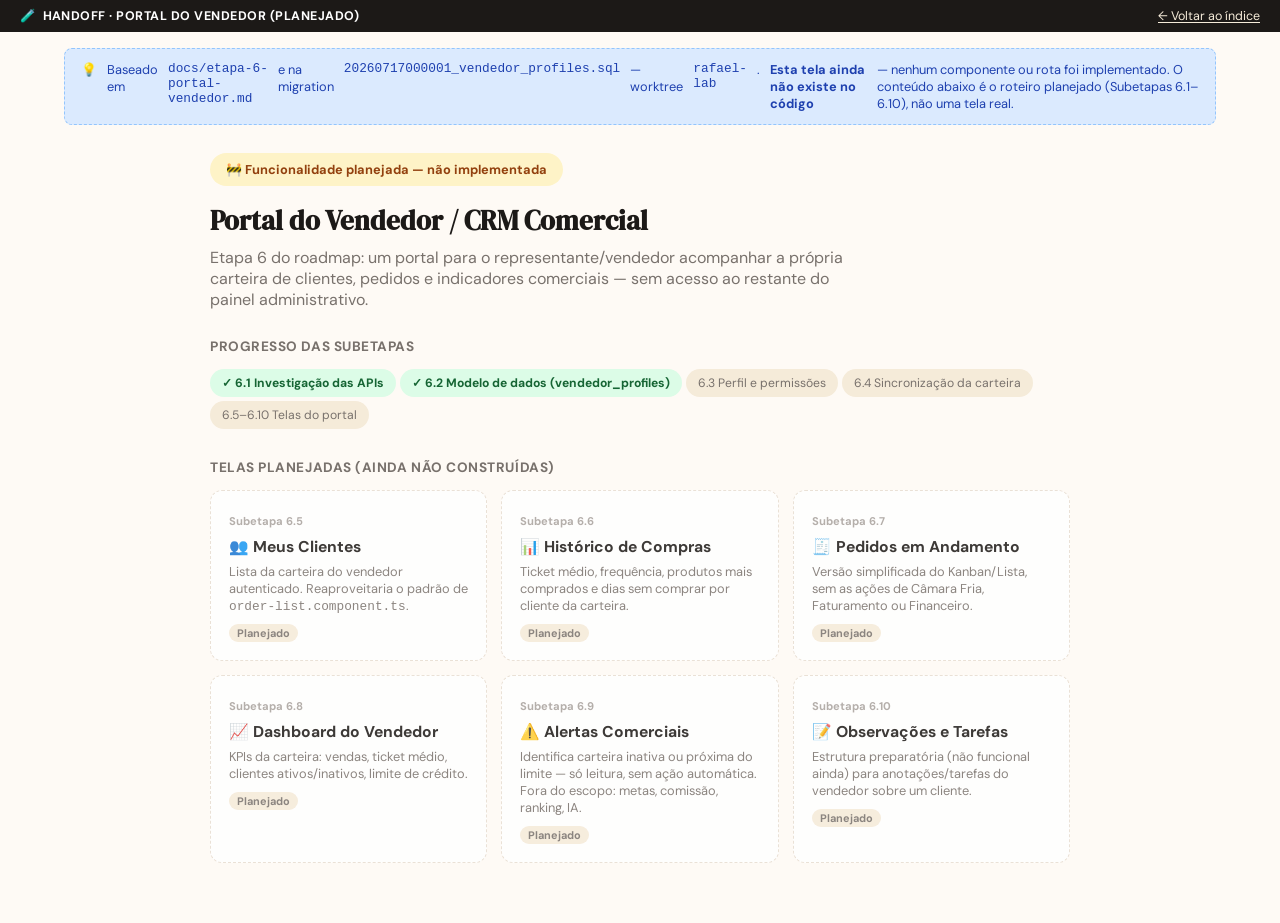
<file: 09-portal-vendedor.html>
<!doctype html>
<html lang="pt-BR">
<head>
<meta charset="UTF-8" />
<meta name="viewport" content="width=device-width, initial-scale=1.0" />
<title>Portal do Vendedor (Planejado) — Handoff ZFoods</title>
<link rel="stylesheet" href="assets/style.css" />
<style>
	.pv-wrap { max-width: 900px; margin: 0 auto; padding: 28px 20px 60px; }
	.pv-flag { display: inline-flex; align-items: center; gap: 8px; background: var(--zf-warning-bg); color: var(--zf-warning); padding: 8px 16px; border-radius: 999px; font-size: 0.8rem; font-weight: 700; margin-bottom: 16px; }
	.pv-title { font-size: 1.7rem; margin: 0 0 8px; }
	.pv-sub { color: var(--zf-warm-gray); max-width: 640px; margin: 0 0 28px; }
	.pv-progress { display: flex; align-items: center; gap: 4px; margin-bottom: 30px; flex-wrap: wrap; }
	.pv-step { display: flex; align-items: center; gap: 6px; font-size: 0.76rem; padding: 6px 12px; border-radius: 999px; background: var(--zf-cream-dark); color: var(--zf-warm-gray); }
	.pv-step.is-done { background: var(--zf-success-bg); color: var(--zf-success); font-weight: 700; }
	.pv-grid { display: grid; grid-template-columns: repeat(auto-fit, minmax(230px, 1fr)); gap: 14px; }
	.pv-card { background: #fff; border: 1px dashed var(--zf-border); border-radius: var(--zf-radius-md); padding: 18px; opacity: 0.85; }
	.pv-card__num { font-size: 0.7rem; font-weight: 700; color: var(--zf-warm-gray-light); }
	.pv-card h3 { margin: 6px 0; font-size: 0.98rem; }
	.pv-card p { margin: 0; font-size: 0.8rem; color: var(--zf-warm-gray); }
	.pv-card__badge { display: inline-block; margin-top: 10px; font-size: 0.68rem; font-weight: 700; padding: 2px 8px; border-radius: 999px; background: var(--zf-cream-dark); color: var(--zf-warm-gray); }
</style>
</head>
<body data-current="portal-vendedor">
<div class="proto-page">
	<header class="proto-banner">
		<span class="proto-banner__tag">Handoff · Portal do Vendedor (planejado)</span>
		<a href="index.html">← Voltar ao índice</a>
	</header>
	<main class="proto-main">
		<div class="container" style="padding-top:16px;">
			<div class="future-note">Baseado em <code>docs/etapa-6-portal-vendedor.md</code> e na migration <code>20260717000001_vendedor_profiles.sql</code> — worktree <code>rafael-lab</code>. <strong>Esta tela ainda não existe no código</strong> — nenhum componente ou rota foi implementado. O conteúdo abaixo é o roteiro planejado (Subetapas 6.1–6.10), não uma tela real.</div>
		</div>

		<div class="pv-wrap">
			<span class="pv-flag">🚧 Funcionalidade planejada — não implementada</span>
			<h1 class="pv-title zf-serif">Portal do Vendedor / CRM Comercial</h1>
			<p class="pv-sub">Etapa 6 do roadmap: um portal para o representante/vendedor acompanhar a própria carteira de clientes, pedidos e indicadores comerciais — sem acesso ao restante do painel administrativo.</p>

			<h3 style="font-size:0.85rem; text-transform:uppercase; letter-spacing:0.04em; color:var(--zf-warm-gray);">Progresso das subetapas</h3>
			<div class="pv-progress">
				<span class="pv-step is-done">✓ 6.1 Investigação das APIs</span>
				<span class="pv-step is-done">✓ 6.2 Modelo de dados (vendedor_profiles)</span>
				<span class="pv-step">6.3 Perfil e permissões</span>
				<span class="pv-step">6.4 Sincronização da carteira</span>
				<span class="pv-step">6.5–6.10 Telas do portal</span>
			</div>

			<h3 style="font-size:0.85rem; text-transform:uppercase; letter-spacing:0.04em; color:var(--zf-warm-gray); margin-bottom:14px;">Telas planejadas (ainda não construídas)</h3>
			<div class="pv-grid">
				<div class="pv-card"><span class="pv-card__num">Subetapa 6.5</span><h3>👥 Meus Clientes</h3><p>Lista da carteira do vendedor autenticado. Reaproveitaria o padrão de <code>order-list.component.ts</code>.</p><span class="pv-card__badge">Planejado</span></div>
				<div class="pv-card"><span class="pv-card__num">Subetapa 6.6</span><h3>📊 Histórico de Compras</h3><p>Ticket médio, frequência, produtos mais comprados e dias sem comprar por cliente da carteira.</p><span class="pv-card__badge">Planejado</span></div>
				<div class="pv-card"><span class="pv-card__num">Subetapa 6.7</span><h3>🧾 Pedidos em Andamento</h3><p>Versão simplificada do Kanban/Lista, sem as ações de Câmara Fria, Faturamento ou Financeiro.</p><span class="pv-card__badge">Planejado</span></div>
				<div class="pv-card"><span class="pv-card__num">Subetapa 6.8</span><h3>📈 Dashboard do Vendedor</h3><p>KPIs da carteira: vendas, ticket médio, clientes ativos/inativos, limite de crédito.</p><span class="pv-card__badge">Planejado</span></div>
				<div class="pv-card"><span class="pv-card__num">Subetapa 6.9</span><h3>⚠️ Alertas Comerciais</h3><p>Identifica carteira inativa ou próxima do limite — só leitura, sem ação automática. Fora do escopo: metas, comissão, ranking, IA.</p><span class="pv-card__badge">Planejado</span></div>
				<div class="pv-card"><span class="pv-card__num">Subetapa 6.10</span><h3>📝 Observações e Tarefas</h3><p>Estrutura preparatória (não funcional ainda) para anotações/tarefas do vendedor sobre um cliente.</p><span class="pv-card__badge">Planejado</span></div>
			</div>
		</div>
	</main>
</div>
<script src="assets/app.js"></script>
</body>
</html>
</file>
<file: assets/style.css>
/* ==========================================================================
   ZFoods — Central de Prototipos — Design System compartilhado
   Cores extraidas de src/material-theme.scss / src/styles.css (marca real)
   ========================================================================== */

@import url('https://fonts.googleapis.com/css2?family=DM+Serif+Display:ital@0;1&family=DM+Sans:ital,opsz,wght@0,9..40,300..700;1,9..40,300..700&display=swap');

:root {
	--zf-burgundy: #6B1D2A;
	--zf-burgundy-dark: #4A1019;
	--zf-burgundy-light: #8B2E3D;
	--zf-cream: #FDF6EC;
	--zf-cream-dark: #F5EBD9;
	--zf-copper: #B8722D;
	--zf-copper-light: #D4943F;
	--zf-charcoal: #1C1917;
	--zf-warm-gray: #78716C;
	--zf-warm-gray-light: #A8A29E;
	--zf-border: #E7DDD1;
	--zf-border-light: #F0E8DD;
	--zf-surface: #FEFAF5;
	--zf-surface-card: #FFFFFF;
	--zf-success: #166534;
	--zf-success-bg: #DCFCE7;
	--zf-warning: #92400E;
	--zf-warning-bg: #FEF3C7;
	--zf-danger: #B91C1C;
	--zf-danger-bg: #FEE2E2;
	--zf-info: #1E40AF;
	--zf-info-bg: #DBEAFE;

	--zf-radius-sm: 8px;
	--zf-radius-md: 12px;
	--zf-radius-lg: 20px;
	--zf-shadow-sm: 0 2px 8px rgb(28 25 23 / 0.06);
	--zf-shadow-md: 0 12px 32px rgb(28 25 23 / 0.10), 0 4px 10px rgb(28 25 23 / 0.05);
	--zf-shadow-lg: 0 24px 60px rgb(28 25 23 / 0.16);
}

* {
	box-sizing: border-box;
}

html, body {
	min-height: 100%;
}

body {
	margin: 0;
	font-family: 'DM Sans', 'Source Sans 3', sans-serif;
	color: var(--zf-charcoal);
	background: var(--zf-surface);
	-webkit-font-smoothing: antialiased;
}

.zf-serif {
	font-family: 'DM Serif Display', Georgia, serif;
}

a {
	color: inherit;
}

img {
	max-width: 100%;
	display: block;
}

button {
	font-family: inherit;
}

/* ── Proto banner (fixo em todos os prototipos) ─────────────────────── */
.proto-banner {
	position: sticky;
	top: 0;
	z-index: 200;
	display: flex;
	align-items: center;
	justify-content: space-between;
	gap: 12px;
	padding: 8px 20px;
	background: var(--zf-charcoal);
	color: #fff;
	font-size: 0.78rem;
}

.proto-banner .proto-banner__tag {
	display: inline-flex;
	align-items: center;
	gap: 6px;
	font-weight: 700;
	letter-spacing: 0.04em;
	text-transform: uppercase;
}

.proto-banner .proto-banner__tag::before {
	content: '🧪';
}

.proto-banner a {
	color: #F5EBD9;
	text-decoration: underline;
	text-underline-offset: 2px;
	white-space: nowrap;
}

.proto-banner a:hover {
	color: #fff;
}

/* ── Layout helpers ──────────────────────────────────────────────────── */
.proto-page {
	min-height: 100vh;
	display: flex;
	flex-direction: column;
}

.proto-main {
	flex: 1;
}

.container {
	max-width: 1200px;
	margin: 0 auto;
	padding: 0 24px;
}

.grid {
	display: grid;
	gap: 20px;
}

.flex {
	display: flex;
}

.flex-center {
	display: flex;
	align-items: center;
}

.flex-between {
	display: flex;
	align-items: center;
	justify-content: space-between;
}

.gap-8 { gap: 8px; }
.gap-12 { gap: 12px; }
.gap-16 { gap: 16px; }
.gap-24 { gap: 24px; }

.section {
	padding: 48px 0;
}

.muted {
	color: var(--zf-warm-gray);
}

.small {
	font-size: 0.82rem;
}

/* ── Client nav bar (mimica nav-bar.component real) ─────────────────── */
.zf-navbar {
	position: sticky;
	top: 33px;
	z-index: 150;
	background: rgba(254, 250, 245, 0.92);
	backdrop-filter: blur(10px);
	border-bottom: 1px solid var(--zf-border);
}

.zf-navbar__inner {
	max-width: 1200px;
	margin: 0 auto;
	padding: 14px 24px;
	display: flex;
	align-items: center;
	gap: 24px;
}

.zf-navbar__logo {
	font-family: 'DM Serif Display', Georgia, serif;
	font-size: 1.4rem;
	color: var(--zf-burgundy);
	text-decoration: none;
	white-space: nowrap;
}

.zf-navbar__links {
	display: flex;
	gap: 20px;
	flex: 1;
	font-size: 0.92rem;
	font-weight: 500;
}

.zf-navbar__links a {
	text-decoration: none;
	color: var(--zf-charcoal);
	padding: 6px 2px;
	border-bottom: 2px solid transparent;
	transition: border-color 150ms ease, color 150ms ease;
}

.zf-navbar__links a:hover,
.zf-navbar__links a.is-active {
	color: var(--zf-burgundy);
	border-color: var(--zf-burgundy);
}

.zf-navbar__actions {
	display: flex;
	align-items: center;
	gap: 14px;
}

.zf-icon-btn {
	position: relative;
	width: 40px;
	height: 40px;
	display: inline-flex;
	align-items: center;
	justify-content: center;
	border-radius: 50%;
	border: 1px solid var(--zf-border);
	background: #fff;
	cursor: pointer;
	font-size: 1.1rem;
	color: var(--zf-charcoal);
}

.zf-icon-btn:hover {
	background: var(--zf-cream);
}

.zf-icon-btn__badge {
	position: absolute;
	top: -4px;
	right: -4px;
	min-width: 18px;
	height: 18px;
	padding: 0 4px;
	border-radius: 999px;
	background: var(--zf-burgundy);
	color: #fff;
	font-size: 0.65rem;
	font-weight: 700;
	display: flex;
	align-items: center;
	justify-content: center;
}

/* ── Buttons ─────────────────────────────────────────────────────────── */
.btn {
	display: inline-flex;
	align-items: center;
	justify-content: center;
	gap: 8px;
	padding: 11px 22px;
	border-radius: 999px;
	font-size: 0.9rem;
	font-weight: 600;
	border: 1px solid transparent;
	cursor: pointer;
	text-decoration: none;
	transition: transform 120ms ease, box-shadow 120ms ease, background 120ms ease;
	white-space: nowrap;
}

.btn:active {
	transform: scale(0.97);
}

.btn-primary {
	background: var(--zf-burgundy);
	color: #fff;
}

.btn-primary:hover {
	background: var(--zf-burgundy-dark);
}

.btn-secondary {
	background: #fff;
	color: var(--zf-burgundy);
	border-color: var(--zf-burgundy);
}

.btn-secondary:hover {
	background: var(--zf-cream);
}

.btn-ghost {
	background: transparent;
	color: var(--zf-charcoal);
	border-color: var(--zf-border);
}

.btn-ghost:hover {
	background: var(--zf-cream);
}

.btn-danger {
	background: var(--zf-danger-bg);
	color: var(--zf-danger);
}

.btn-danger:hover {
	background: #FCA5A5;
}

.btn-sm {
	padding: 6px 14px;
	font-size: 0.78rem;
}

.btn-block {
	display: flex;
	width: 100%;
}

.btn[disabled] {
	opacity: 0.5;
	cursor: not-allowed;
}

.btn-icon-only {
	width: 40px;
	height: 40px;
	padding: 0;
	border-radius: 50%;
}

/* ── Cards ───────────────────────────────────────────────────────────── */
.card {
	background: var(--zf-surface-card);
	border: 1px solid var(--zf-border);
	border-radius: var(--zf-radius-md);
	box-shadow: var(--zf-shadow-sm);
}

.card-pad {
	padding: 20px;
}

.card-header {
	display: flex;
	align-items: center;
	justify-content: space-between;
	padding: 16px 20px;
	border-bottom: 1px solid var(--zf-border-light);
}

.card-header h2, .card-header h3 {
	margin: 0;
}

/* ── Badges / pills de status ───────────────────────────────────────── */
.badge {
	display: inline-flex;
	align-items: center;
	gap: 4px;
	padding: 4px 10px;
	border-radius: 999px;
	font-size: 0.72rem;
	font-weight: 700;
	letter-spacing: 0.02em;
	text-transform: uppercase;
}

.badge-success { background: var(--zf-success-bg); color: var(--zf-success); }
.badge-warning { background: var(--zf-warning-bg); color: var(--zf-warning); }
.badge-danger { background: var(--zf-danger-bg); color: var(--zf-danger); }
.badge-info { background: var(--zf-info-bg); color: var(--zf-info); }
.badge-neutral { background: var(--zf-cream-dark); color: var(--zf-warm-gray); }
.badge-copper { background: #FCEFDD; color: var(--zf-copper); }

/* ── Forms ───────────────────────────────────────────────────────────── */
.field {
	display: flex;
	flex-direction: column;
	gap: 6px;
}

.field label {
	font-size: 0.8rem;
	font-weight: 600;
	color: var(--zf-charcoal);
}

.field .hint {
	font-size: 0.74rem;
	color: var(--zf-warm-gray);
}

input[type="text"],
input[type="email"],
input[type="password"],
input[type="tel"],
input[type="number"],
input[type="search"],
input[type="date"],
select,
textarea {
	font-family: inherit;
	font-size: 0.92rem;
	padding: 11px 14px;
	border-radius: var(--zf-radius-sm);
	border: 1px solid var(--zf-border);
	background: #fff;
	color: var(--zf-charcoal);
	outline: none;
	width: 100%;
	transition: border-color 120ms ease, box-shadow 120ms ease;
}

input:focus, select:focus, textarea:focus {
	border-color: var(--zf-burgundy);
	box-shadow: 0 0 0 3px rgb(107 29 42 / 0.12);
}

.checkbox-row, .radio-row {
	display: flex;
	align-items: center;
	gap: 8px;
	font-size: 0.88rem;
}

fieldset {
	border: 1px solid var(--zf-border);
	border-radius: var(--zf-radius-md);
	padding: 16px;
}

legend {
	padding: 0 8px;
	font-weight: 700;
	font-size: 0.85rem;
}

/* ── Tabs ────────────────────────────────────────────────────────────── */
.tabs {
	display: flex;
	gap: 4px;
	border-bottom: 1px solid var(--zf-border);
	overflow-x: auto;
}

.tabs button {
	background: none;
	border: none;
	padding: 12px 18px;
	font-size: 0.88rem;
	font-weight: 600;
	color: var(--zf-warm-gray);
	cursor: pointer;
	border-bottom: 2px solid transparent;
	white-space: nowrap;
}

.tabs button.is-active {
	color: var(--zf-burgundy);
	border-color: var(--zf-burgundy);
}

.tab-panel {
	display: none;
	padding-top: 20px;
}

.tab-panel.is-active {
	display: block;
	animation: fadeIn 180ms ease;
}

@keyframes fadeIn {
	from { opacity: 0; transform: translateY(4px); }
	to { opacity: 1; transform: translateY(0); }
}

/* ── Table ───────────────────────────────────────────────────────────── */
table {
	width: 100%;
	min-width: 520px;
	border-collapse: collapse;
	font-size: 0.88rem;
}

.card:has(table) {
	overflow-x: auto;
	-webkit-overflow-scrolling: touch;
}

th {
	text-align: left;
	font-size: 0.72rem;
	text-transform: uppercase;
	letter-spacing: 0.04em;
	color: var(--zf-warm-gray);
	padding: 10px 16px;
	border-bottom: 1px solid var(--zf-border);
}

td {
	padding: 14px 16px;
	border-bottom: 1px solid var(--zf-border-light);
	vertical-align: middle;
}

tr:hover td {
	background: var(--zf-cream);
}

/* ── Stepper (checkout) ─────────────────────────────────────────────── */
.stepper {
	display: flex;
	align-items: center;
	gap: 8px;
	margin-bottom: 32px;
}

.stepper__step {
	display: flex;
	align-items: center;
	gap: 8px;
	font-size: 0.82rem;
	font-weight: 600;
	color: var(--zf-warm-gray-light);
}

.stepper__circle {
	width: 28px;
	height: 28px;
	border-radius: 50%;
	background: var(--zf-cream-dark);
	color: var(--zf-warm-gray);
	display: flex;
	align-items: center;
	justify-content: center;
	font-size: 0.8rem;
}

.stepper__step.is-active .stepper__circle {
	background: var(--zf-burgundy);
	color: #fff;
}

.stepper__step.is-active {
	color: var(--zf-charcoal);
}

.stepper__step.is-done .stepper__circle {
	background: var(--zf-success);
	color: #fff;
}

.stepper__line {
	flex: 1;
	height: 1px;
	background: var(--zf-border);
	min-width: 16px;
}

/* ── Modal ───────────────────────────────────────────────────────────── */
.modal-overlay {
	display: none;
	position: fixed;
	inset: 0;
	background: rgb(28 25 23 / 0.5);
	z-index: 400;
	align-items: center;
	justify-content: center;
	padding: 20px;
}

.modal-overlay.is-open {
	display: flex;
}

.modal {
	background: #fff;
	border-radius: var(--zf-radius-md);
	max-width: 480px;
	width: 100%;
	max-height: 90vh;
	box-shadow: var(--zf-shadow-lg);
	overflow: hidden;
	display: flex;
	flex-direction: column;
}

.modal__header {
	padding: 18px 22px;
	border-bottom: 1px solid var(--zf-border-light);
	display: flex;
	justify-content: space-between;
	align-items: center;
	flex-shrink: 0;
}

.modal__body {
	padding: 22px;
	overflow-y: auto;
}

.modal__footer {
	padding: 16px 22px;
	border-top: 1px solid var(--zf-border-light);
	display: flex;
	justify-content: flex-end;
	gap: 10px;
	flex-shrink: 0;
	flex-wrap: wrap;
}

/* ── Drawer (carrinho / menu mobile) ────────────────────────────────── */
.drawer-overlay {
	display: none;
	position: fixed;
	inset: 0;
	background: rgb(28 25 23 / 0.45);
	z-index: 300;
}

.drawer-overlay.is-open {
	display: block;
}

.drawer {
	position: fixed;
	top: 0;
	right: 0;
	bottom: 0;
	width: min(420px, 92vw);
	background: #fff;
	box-shadow: var(--zf-shadow-lg);
	transform: translateX(100%);
	transition: transform 220ms ease;
	z-index: 301;
	display: flex;
	flex-direction: column;
}

.drawer.is-open {
	transform: translateX(0);
}

.drawer__header {
	padding: 18px 20px;
	border-bottom: 1px solid var(--zf-border-light);
	display: flex;
	align-items: center;
	justify-content: space-between;
}

.drawer__body {
	flex: 1;
	overflow-y: auto;
	padding: 16px 20px;
}

.drawer__footer {
	padding: 18px 20px;
	border-top: 1px solid var(--zf-border-light);
}

/* ── Toast ───────────────────────────────────────────────────────────── */
.toast-stack {
	position: fixed;
	bottom: 24px;
	left: 50%;
	transform: translateX(-50%);
	display: flex;
	flex-direction: column;
	gap: 8px;
	z-index: 500;
}

.toast {
	background: var(--zf-charcoal);
	color: #fff;
	padding: 12px 20px;
	border-radius: var(--zf-radius-sm);
	font-size: 0.85rem;
	box-shadow: var(--zf-shadow-md);
	opacity: 0;
	transform: translateY(10px);
	transition: opacity 180ms ease, transform 180ms ease;
}

.toast.is-visible {
	opacity: 1;
	transform: translateY(0);
}

/* ── Admin layout ────────────────────────────────────────────────────── */
.admin-shell {
	display: grid;
	grid-template-columns: 240px 1fr;
	min-height: calc(100vh - 33px);
}

.admin-sidebar {
	background: var(--zf-charcoal);
	color: #F5EBD9;
	padding: 20px 0;
	display: flex;
	flex-direction: column;
}

.admin-sidebar__logo {
	font-family: 'DM Serif Display', Georgia, serif;
	font-size: 1.2rem;
	padding: 0 20px 20px;
	color: #fff;
}

.admin-sidebar nav {
	display: flex;
	flex-direction: column;
	gap: 2px;
}

.admin-sidebar a {
	display: flex;
	align-items: center;
	gap: 10px;
	padding: 11px 20px;
	text-decoration: none;
	color: #D8CFC2;
	font-size: 0.88rem;
	border-left: 3px solid transparent;
}

.admin-sidebar a:hover {
	background: rgba(255,255,255,0.06);
	color: #fff;
}

.admin-sidebar a.is-active {
	background: rgba(255,255,255,0.08);
	color: #fff;
	border-color: var(--zf-copper-light);
	font-weight: 600;
}

.admin-content {
	padding: 28px 32px;
	background: var(--zf-cream);
	min-width: 0;
}

.admin-topbar {
	display: flex;
	align-items: center;
	justify-content: space-between;
	margin-bottom: 24px;
}

.admin-topbar h1 {
	margin: 0;
	font-size: 1.5rem;
}

/* ── Kanban (admin pedidos) ─────────────────────────────────────────── */
.kanban {
	display: grid;
	grid-auto-flow: column;
	grid-auto-columns: 260px;
	gap: 16px;
	overflow-x: auto;
	padding-bottom: 8px;
}

.kanban__col {
	background: var(--zf-border-light);
	border-radius: var(--zf-radius-md);
	padding: 12px;
	display: flex;
	flex-direction: column;
	gap: 10px;
}

.kanban__col-title {
	font-size: 0.78rem;
	font-weight: 700;
	text-transform: uppercase;
	letter-spacing: 0.03em;
	color: var(--zf-warm-gray);
	padding: 4px 4px 8px;
}

.kanban__card {
	background: #fff;
	border-radius: var(--zf-radius-sm);
	border: 1px solid var(--zf-border);
	padding: 12px;
	font-size: 0.82rem;
	box-shadow: var(--zf-shadow-sm);
	cursor: pointer;
}

.kanban__card:hover {
	border-color: var(--zf-copper-light);
}

/* ── Linha de resumo (revisao de pedido / modais) ───────────────────── */
.review-line-item {
	display: flex;
	justify-content: space-between;
	gap: 12px;
	font-size: 0.85rem;
	padding: 6px 0;
	border-bottom: 1px solid var(--zf-border-light);
}

/* ── Toggle switch (ativo/inativo) ──────────────────────────────────── */
.toggle-switch {
	position: relative;
	display: inline-block;
	width: 40px;
	height: 22px;
	vertical-align: middle;
}

.toggle-switch input {
	opacity: 0;
	width: 0;
	height: 0;
	position: absolute;
}

.toggle-switch .track {
	position: absolute;
	inset: 0;
	background: var(--zf-border);
	border-radius: 999px;
	cursor: pointer;
	transition: background 150ms ease;
}

.toggle-switch .track::before {
	content: '';
	position: absolute;
	width: 18px;
	height: 18px;
	left: 2px;
	top: 2px;
	background: #fff;
	border-radius: 50%;
	transition: transform 150ms ease;
	box-shadow: var(--zf-shadow-sm);
}

.toggle-switch input:checked + .track {
	background: var(--zf-success);
}

.toggle-switch input:checked + .track::before {
	transform: translateX(18px);
}

/* ── Empty state ─────────────────────────────────────────────────────── */
.empty-state {
	text-align: center;
	padding: 60px 20px;
	color: var(--zf-warm-gray);
}

.empty-state .icon {
	font-size: 2.4rem;
	margin-bottom: 12px;
}

/* ── Improvement note (melhoria futura) ─────────────────────────────── */
.future-note {
	display: flex;
	gap: 10px;
	padding: 12px 16px;
	border-radius: var(--zf-radius-sm);
	background: var(--zf-info-bg);
	color: var(--zf-info);
	font-size: 0.8rem;
	border: 1px dashed #93C5FD;
}

.future-note::before {
	content: '💡';
}

/* ── Responsive ──────────────────────────────────────────────────────── */
@media (max-width: 860px) {
	.admin-shell {
		grid-template-columns: 1fr;
	}
	.admin-sidebar {
		flex-direction: row;
		overflow-x: auto;
		padding: 10px;
	}
	.admin-sidebar__logo { display: none; }
	.admin-sidebar nav { flex-direction: row; }
	.admin-sidebar a { border-left: none; border-bottom: 3px solid transparent; white-space: nowrap; }
	.admin-sidebar a.is-active { border-color: var(--zf-copper-light); }
	.zf-navbar__links { display: none; }
}
</file>
<file: docs/prototipos/consultor-widget/style.css>
/* ============================================================
   ZFOODS — Widget do Consultor Comercial
   Protótipo de alta fidelidade — HTML/CSS/JS independente.

   Paleta alinhada à identidade oficial ZFOODS (logo + Instagram +
   tokens reais de src/material-theme.scss): vermelho de marca,
   bordô, preto, branco e cinzas claros. Sem dourado.
   ============================================================ */

:root {
  /* ---- Identidade oficial ZFOODS ---- */
  --zf-red: #e0122d; /* vermelho principal da marca (extraído do logo) */
  --zf-red-dark: #a50e22;
  --zf-red-soft: #ff4d63;

  --zf-burgundy: #6b1d2a; /* usado no catálogo real como cor primária de CTA */
  --zf-burgundy-dark: #4a1019;
  --zf-burgundy-light: #8b2e3d;
  --zf-copper: #b8722d;

  --zf-black: #1c1917;
  --zf-near-black: #120f0e;
  --zf-white: #ffffff;

  --zf-cream: #fdf6ec;
  --zf-cream-dark: #f5ebd9;
  --zf-border: #e7ddd1;
  --zf-border-light: #f0e8dd;
  --zf-warm-gray: #78716c;
  --zf-warm-gray-light: #a8a29e;
  --zf-surface: #fefaf5;
  --zf-surface-card: #ffffff;

  --zf-success: #166534;
  --zf-success-bg: #dcfce7;

  --zf-radius-sm: 6px;
  --zf-radius-md: 10px;
  --zf-radius-lg: 16px;

  --zf-shadow-sm: 0 1px 3px rgb(28 25 23 / 0.06), 0 1px 2px rgb(28 25 23 / 0.04);
  --zf-shadow-md: 0 4px 12px rgb(28 25 23 / 0.08), 0 2px 4px rgb(28 25 23 / 0.04);
  --zf-shadow-lg: 0 10px 30px rgb(28 25 23 / 0.1), 0 4px 8px rgb(28 25 23 / 0.06);

  --nav-height: 54px;

  /* Tipografia (igual ao app real) */
  --zf-font-serif: 'DM Serif Display', Georgia, serif;
  --zf-font-sans: 'DM Sans', 'Source Sans 3', sans-serif;

  /* ---- Tokens exclusivos do widget (cartão "premium" escuro) ---- */
  --w-bg: linear-gradient(175deg, #211a17 0%, #16110f 70%);
  --w-surface: #241c19;
  --w-surface-2: #2c221e;
  --w-line: rgba(255, 255, 255, 0.09);
  --w-line-strong: rgba(255, 255, 255, 0.16);
  --w-cream: #f6efe6;
  --w-cream-dim: #d8cabf;
  --w-muted: #a89a90;

  --zf-whatsapp: #25d366;
  --zf-whatsapp-deep: #128c4a;

  --zf-ease: cubic-bezier(0.16, 1, 0.3, 1);
  --zf-ease-soft: cubic-bezier(0.33, 1, 0.68, 1);
  --zf-dur: 480ms;

  --w-shadow-fab: 0 10px 26px rgba(0, 0, 0, 0.45), 0 2px 12px rgba(224, 18, 45, 0.28);
  --w-shadow-card: 0 30px 70px -16px rgba(0, 0, 0, 0.55), 0 0 0 1px var(--w-line);
}

* {
  box-sizing: border-box;
}

html {
  color-scheme: light;
}

body {
  margin: 0;
  min-height: 100vh;
  font-family: var(--zf-font-sans);
  background: var(--zf-surface);
  color: var(--zf-black);
  -webkit-font-smoothing: antialiased;
}

.material-symbols-outlined {
  font-variation-settings: 'FILL' 0, 'wght' 400, 'GRAD' 0, 'opsz' 22;
  line-height: 1;
  vertical-align: middle;
}

.sr-only {
  position: absolute;
  width: 1px;
  height: 1px;
  padding: 0;
  margin: -1px;
  overflow: hidden;
  clip: rect(0, 0, 0, 0);
  white-space: nowrap;
  border: 0;
}

/* ============================================================
   FAIXA DE PROTÓTIPO (ferramenta de demonstração)
   ============================================================ */

.proto-strip {
  position: sticky;
  top: 0;
  z-index: 500;
  display: flex;
  align-items: center;
  gap: 14px;
  flex-wrap: wrap;
  padding: 10px 18px;
  background: var(--zf-near-black);
  border-bottom: 1px solid rgba(255, 255, 255, 0.08);
  font-family: var(--zf-font-sans);
}

.proto-strip__tag {
  flex-shrink: 0;
  padding: 3px 10px;
  border-radius: var(--zf-radius-sm);
  background: var(--zf-red);
  color: #fff;
  font-size: 11px;
  font-weight: 700;
  letter-spacing: 0.06em;
  text-transform: uppercase;
}

.proto-strip__text {
  flex: 1 1 260px;
  min-width: 0;
  font-size: 12.5px;
  color: rgba(255, 255, 255, 0.6);
  white-space: nowrap;
  overflow: hidden;
  text-overflow: ellipsis;
}

.proto-strip__switcher {
  display: flex;
  align-items: center;
  gap: 8px;
  flex-wrap: wrap;
}

.proto-strip__switcher-label {
  font-size: 11px;
  text-transform: uppercase;
  letter-spacing: 0.07em;
  color: rgba(255, 255, 255, 0.45);
  white-space: nowrap;
}

.proto-strip__options {
  display: flex;
  gap: 6px;
  flex-wrap: wrap;
}

.seller-chip {
  appearance: none;
  border: 1px solid rgba(255, 255, 255, 0.12);
  cursor: pointer;
  display: flex;
  align-items: center;
  gap: 6px;
  padding: 4px 12px 4px 4px;
  border-radius: var(--zf-radius-sm);
  background: rgba(255, 255, 255, 0.04);
  color: rgba(255, 255, 255, 0.7);
  font-family: var(--zf-font-sans);
  font-size: 12px;
  font-weight: 600;
  transition: background 220ms ease, border-color 220ms ease, color 220ms ease;
}

.seller-chip img {
  width: 20px;
  height: 20px;
  border-radius: 50%;
  object-fit: cover;
}

.seller-chip:hover {
  color: #fff;
  border-color: rgba(255, 255, 255, 0.28);
}

.seller-chip[aria-pressed='true'] {
  background: rgba(224, 18, 45, 0.18);
  border-color: var(--zf-red);
  color: #fff;
}

/* ============================================================
   RÉPLICA DO CATÁLOGO REAL
   ============================================================ */

.mock-app {
  background:
    radial-gradient(circle at 0% 0%, rgb(250 241 229 / 55%) 0%, transparent 46%),
    radial-gradient(circle at 100% 100%, rgb(245 233 218 / 45%) 0%, transparent 40%),
    #f7f3ee;
  min-height: calc(100vh - var(--proto-strip-h, 44px));
}

/* --- Navbar --- */

.mock-nav {
  position: sticky;
  top: var(--proto-strip-h, 44px);
  z-index: 100;
  background: rgb(253 246 236 / 0.92);
  backdrop-filter: saturate(180%) blur(10px);
  border-bottom: 1px solid var(--zf-border);
  box-shadow: 0 1px 0 rgb(255 255 255 / 0.6) inset;
}

.mock-nav__inner {
  max-width: 1320px;
  margin: 0 auto;
  padding: 0 16px;
  height: var(--nav-height);
  display: flex;
  align-items: center;
  gap: 10px;
}

.mock-nav__icon-btn {
  display: grid;
  place-items: center;
  width: 40px;
  height: 40px;
  border-radius: 50%;
  border: none;
  background: transparent;
  color: var(--zf-black);
  cursor: pointer;
  flex-shrink: 0;
  position: relative;
}

.mock-nav__icon-btn:hover {
  background: var(--zf-cream);
}

.mock-nav__brand {
  display: flex;
  align-items: center;
  flex-shrink: 0;
}

.mock-nav__logo--symbol {
  height: 30px;
}

.mock-nav__logo--extended {
  height: 26px;
  display: none;
}

.mock-nav__tagline {
  display: none;
  font-family: var(--zf-font-serif);
  font-size: 12.5px;
  color: var(--zf-warm-gray);
  padding-left: 10px;
  margin-left: 4px;
  border-left: 1px solid var(--zf-border);
  position: relative;
}

.mock-nav__tagline::before {
  content: '';
  position: absolute;
  left: -4px;
  top: 50%;
  translate: 0 -50%;
  width: 5px;
  height: 5px;
  border-radius: 50%;
  background: var(--zf-copper);
}

.mock-nav__spacer {
  flex: 1;
}

.mock-nav__faq {
  display: none;
  align-items: center;
  gap: 6px;
  padding: 8px 14px;
  border-radius: 999px;
  color: var(--zf-burgundy);
  text-decoration: none;
  font-size: 13px;
  font-weight: 600;
}

.mock-nav__faq:hover {
  background: var(--zf-cream);
}

.mock-nav__cart {
  color: var(--zf-burgundy);
}

.mock-nav__badge {
  position: absolute;
  top: 2px;
  right: 2px;
  min-width: 16px;
  height: 16px;
  padding: 0 3px;
  border-radius: 999px;
  background: var(--zf-burgundy);
  color: #fff;
  font-size: 10px;
  font-weight: 700;
  display: grid;
  place-items: center;
  box-shadow: 0 0 0 2px var(--zf-cream);
}

.mock-nav__avatar {
  width: 34px;
  height: 34px;
  border-radius: 50%;
  border: none;
  background: linear-gradient(150deg, var(--zf-copper), var(--zf-burgundy));
  color: #fff;
  font-family: var(--zf-font-serif);
  font-size: 14px;
  cursor: pointer;
  flex-shrink: 0;
}

@media (min-width: 768px) {
  .mock-nav__logo--symbol {
    display: none;
  }
  .mock-nav__logo--extended {
    display: block;
  }
  .mock-nav__tagline {
    display: block;
  }
  .mock-nav__faq {
    display: flex;
  }
  .mock-nav__faq-text {
    display: inline;
  }
  .mock-nav__inner {
    padding: 0 24px;
  }
}

/* --- Conteúdo --- */

.mock-page {
  max-width: 1320px;
  margin: 0 auto;
  padding: 16px 16px 140px;
}

.mock-toolbar {
  display: flex;
  gap: 10px;
  margin-bottom: 10px;
}

.mock-search {
  flex: 1;
  display: flex;
  align-items: center;
  gap: 10px;
  height: 56px;
  padding: 0 8px 0 16px;
  border: 1px solid var(--zf-border);
  border-radius: var(--zf-radius-md);
  background: var(--zf-surface-card);
  transition: border-color 180ms ease, background 180ms ease, box-shadow 180ms ease;
}

.mock-search:focus-within {
  border-color: var(--zf-burgundy);
  box-shadow: 0 0 0 3px rgb(107 29 42 / 0.18);
}

.mock-search__icon {
  color: var(--zf-burgundy);
  font-size: 22px;
}

.mock-search__input {
  flex: 1;
  min-width: 0;
  border: none;
  outline: none;
  background: transparent;
  font-family: var(--zf-font-sans);
  font-size: 1rem;
  color: var(--zf-black);
}

.mock-search__input::placeholder {
  color: var(--zf-warm-gray-light);
}

.mock-sort {
  width: 56px;
  height: 56px;
  flex-shrink: 0;
  display: grid;
  place-items: center;
  border: 1px solid var(--zf-border);
  border-radius: var(--zf-radius-md);
  background: var(--zf-surface-card);
  color: var(--zf-burgundy);
  cursor: pointer;
}

.mock-filters {
  position: sticky;
  top: calc(var(--proto-strip-h, 44px) + var(--nav-height));
  z-index: 30;
  margin: 0 -16px 14px;
  padding: 8px 16px;
  background: rgb(254 250 245 / 0.88);
  backdrop-filter: blur(12px) saturate(1.15);
  border-bottom: 1px solid var(--zf-border-light);
}

.mock-filters__track {
  display: flex;
  gap: 8px;
  overflow-x: auto;
  scrollbar-width: none;
  mask-image: linear-gradient(to right, transparent 0, #000 16px, #000 calc(100% - 16px), transparent 100%);
}

.mock-filters__track::-webkit-scrollbar {
  display: none;
}

.mock-chip {
  flex-shrink: 0;
  display: flex;
  align-items: center;
  gap: 6px;
  height: 40px;
  padding: 0 16px;
  border: 1px solid var(--zf-border);
  border-radius: 999px;
  background: var(--zf-surface-card);
  color: var(--zf-black);
  font-family: var(--zf-font-sans);
  font-size: 0.875rem;
  font-weight: 500;
  cursor: pointer;
  white-space: nowrap;
}

.mock-chip .material-symbols-outlined {
  font-size: 18px;
}

.mock-chip:hover {
  border-color: var(--zf-burgundy-light);
  background: var(--zf-cream);
  color: var(--zf-burgundy);
}

.mock-chip.is-active {
  border-color: var(--zf-burgundy);
  background: var(--zf-burgundy);
  color: #fff;
  font-weight: 600;
  box-shadow: 0 2px 8px rgb(107 29 42 / 0.18);
}

.mock-results {
  margin: 0 0 14px;
  font-size: 13px;
  color: var(--zf-warm-gray);
}

.mock-grid {
  display: grid;
  grid-template-columns: repeat(2, minmax(0, 1fr));
  gap: 12px;
}

@media (min-width: 640px) {
  .mock-grid {
    grid-template-columns: repeat(3, minmax(0, 1fr));
    gap: 18px;
  }
}

@media (min-width: 1024px) {
  .mock-grid {
    grid-template-columns: repeat(4, minmax(0, 1fr));
    gap: 24px;
  }
}

/* --- Card de produto --- */

.p-card {
  border: 1px solid var(--zf-border);
  border-radius: var(--zf-radius-md);
  background: var(--zf-surface-card);
  overflow: hidden;
  transition: transform 220ms var(--zf-ease-soft), box-shadow 220ms ease, border-color 220ms ease;
}

.p-card:hover {
  transform: translateY(-3px);
  box-shadow: var(--zf-shadow-md);
  border-color: var(--zf-warm-gray-light);
}

.p-card__img {
  position: relative;
  aspect-ratio: 3 / 4;
  background: var(--zf-cream-dark);
}

.p-card__img::after {
  content: '';
  position: absolute;
  inset: 0;
  background-image: radial-gradient(circle at 30% 20%, rgba(255, 255, 255, 0.14), transparent 55%);
}

.p-card__img--a {
  background: radial-gradient(120% 90% at 25% 15%, #8a3a34, #5c1f1c 55%, #2c0f0e 100%);
}
.p-card__img--b {
  background: radial-gradient(120% 90% at 70% 20%, #a24336, #6b241f 55%, #300f0d 100%);
}
.p-card__img--c {
  background: radial-gradient(120% 90% at 30% 70%, #9c433a, #63201c 55%, #290d0c 100%);
}
.p-card__img--d {
  background: radial-gradient(120% 90% at 60% 30%, #7d3630, #4c1c1a 55%, #220c0b 100%);
}
.p-card__img--e {
  background: radial-gradient(120% 90% at 40% 30%, #f4e4b8, #e3c98a 55%, #b8722d 100%);
}
.p-card__img--f {
  background: radial-gradient(120% 90% at 35% 25%, #9c5a45, #6b2f24 55%, #2a1310 100%);
}

.p-badge {
  position: absolute;
  top: 10px;
  left: 10px;
  padding: 3px 10px;
  border-radius: 20px;
  font-size: 0.68rem;
  font-weight: 700;
  text-transform: uppercase;
  letter-spacing: 0.02em;
}

.p-badge--ok {
  background: var(--zf-success-bg);
  color: var(--zf-success);
}

.p-badge--warn {
  background: #fef3c7;
  color: #92400e;
}

.p-badge--promo {
  left: auto;
  right: 10px;
  background: linear-gradient(135deg, var(--zf-copper) 0%, var(--zf-burgundy) 100%);
  color: #fff;
}

.p-card__body {
  padding: 12px 14px 14px;
}

.p-card__name {
  margin: 0 0 4px;
  font-family: var(--zf-font-serif);
  font-weight: 400;
  font-size: 1rem;
  line-height: 1.25;
  color: var(--zf-black);
}

.p-card__desc {
  margin: 0 0 10px;
  font-size: 0.78rem;
  line-height: 1.4;
  color: var(--zf-warm-gray);
  display: -webkit-box;
  -webkit-line-clamp: 2;
  -webkit-box-orient: vertical;
  overflow: hidden;
}

.p-card__price-row {
  display: flex;
  align-items: baseline;
  flex-wrap: wrap;
  justify-content: space-between;
  gap: 4px;
  padding-top: 8px;
  margin-bottom: 8px;
  border-top: 1px solid var(--zf-border-light);
}

.p-card__price {
  white-space: nowrap;
  font-size: 1.1rem;
  font-weight: 700;
  color: var(--zf-burgundy);
}

.p-card__price small {
  font-size: 0.65rem;
  font-weight: 600;
  color: var(--zf-warm-gray);
}

.p-card__weight {
  background: var(--zf-cream-dark);
  color: var(--zf-copper);
  border-radius: 4px;
  padding: 3px 8px;
  font-size: 0.7rem;
  font-weight: 600;
}

.p-card__piece {
  display: flex;
  align-items: center;
  gap: 8px;
  padding: 6px 8px;
  margin-bottom: 10px;
  border-radius: var(--zf-radius-sm);
  background: linear-gradient(135deg, #fdf6ec 0%, #fbf0e2 100%);
  border-left: 3px solid var(--zf-copper);
}

.p-card__piece .material-symbols-outlined {
  font-size: 16px;
  color: var(--zf-copper);
}

.p-card__piece small {
  display: block;
  font-size: 0.62rem;
  color: var(--zf-warm-gray);
  text-transform: uppercase;
}

.p-card__piece strong {
  font-size: 0.8rem;
  color: var(--zf-black);
}

.p-card__add {
  width: 100%;
  display: flex;
  align-items: center;
  justify-content: center;
  gap: 6px;
  min-height: 38px;
  border: none;
  border-radius: var(--zf-radius-sm);
  background: var(--zf-burgundy);
  color: #fff;
  font-family: var(--zf-font-sans);
  font-size: 0.82rem;
  font-weight: 700;
  cursor: pointer;
  transition: background 180ms ease;
}

.p-card__add .material-symbols-outlined {
  font-size: 17px;
}

.p-card__add:hover {
  background: #551622;
}

/* ============================================================
   WIDGET DO CONSULTOR
   ============================================================ */

.consultor-widget {
  position: fixed;
  inset: 0;
  z-index: 200;
  pointer-events: none;
}

.consultor-overlay {
  position: fixed;
  inset: 0;
  border: none;
  padding: 0;
  background: rgba(10, 8, 7, 0.6);
  backdrop-filter: blur(3px);
  opacity: 0;
  pointer-events: none;
  transition: opacity var(--zf-dur) var(--zf-ease-soft);
  display: none;
}

/* ---------------- FAB (estado minimizado) ---------------- */

.consultor-fab {
  position: fixed;
  right: 28px;
  bottom: 28px;
  z-index: 210;
  width: 72px;
  height: 72px;
  padding: 0;
  border: none;
  border-radius: 50%;
  cursor: grab;
  touch-action: none; /* deixa o gesto de arraste (mouse e toque) sob nosso controle */
  pointer-events: auto;
  background: transparent;
  transition: transform 320ms var(--zf-ease), opacity 220ms ease;
}

.consultor-fab:hover {
  transform: translateY(-3px);
}

/* ---------------- Arraste (demo) ---------------- */

.consultor-fab.is-dragging {
  cursor: grabbing;
  /* Sem transição enquanto arrasta: o botão precisa seguir o ponteiro
     instantaneamente (left/top não têm transition por padrão, então isso
     só reforça e também neutraliza o hover translateY durante o gesto). */
  transition: none;
}

.consultor-fab.is-dragging:hover {
  transform: none;
}

.consultor-fab.is-dragging .consultor-fab__pulse {
  animation: none;
  opacity: 0;
}

.consultor-fab.is-settling {
  /* Só durante o encaixe (snap) na lateral, após soltar. */
  transition: left 260ms var(--zf-ease-soft), top 260ms var(--zf-ease-soft);
}

.consultor-fab:focus-visible {
  outline: 2px solid var(--zf-red);
  outline-offset: 4px;
  border-radius: 50%;
}

.consultor-fab__pulse {
  position: absolute;
  inset: -6px;
  border-radius: 50%;
  border: 1.5px solid var(--zf-red);
  opacity: 0;
  animation: zf-pulse 2.8s var(--zf-ease-soft) infinite;
}

@keyframes zf-pulse {
  0% {
    transform: scale(0.86);
    opacity: 0.55;
  }
  70% {
    transform: scale(1.22);
    opacity: 0;
  }
  100% {
    transform: scale(1.22);
    opacity: 0;
  }
}

.consultor-fab__photo-wrap {
  position: relative;
  display: block;
  width: 72px;
  height: 72px;
  border-radius: 50%;
  padding: 3px;
  background: linear-gradient(155deg, var(--zf-red-soft), var(--zf-red) 55%, var(--zf-burgundy-dark));
  box-shadow: var(--w-shadow-fab);
}

.consultor-fab__photo {
  display: block;
  width: 100%;
  height: 100%;
  border-radius: 50%;
  object-fit: cover;
  border: 2.5px solid var(--zf-white);
  background: var(--w-surface-2);
}

.consultor-fab__online {
  position: absolute;
  top: 3px;
  left: 3px;
  width: 11px;
  height: 11px;
  border-radius: 50%;
  background: #22c55e;
  border: 2px solid var(--zf-white);
}

.consultor-fab__badge {
  position: absolute;
  right: -3px;
  bottom: -3px;
  width: 26px;
  height: 26px;
  display: grid;
  place-items: center;
  border-radius: 50%;
  background: var(--zf-whatsapp);
  border: 2.5px solid var(--zf-white);
  box-shadow: 0 4px 10px rgba(0, 0, 0, 0.35);
}

.consultor-widget.is-open .consultor-fab {
  transform: scale(0.4);
  opacity: 0;
  pointer-events: none;
}

/* ---------------- Card expandido ---------------- */

.consultor-card {
  position: fixed;
  right: 28px;
  bottom: 28px;
  z-index: 215;
  width: 384px;
  max-width: calc(100vw - 32px);
  max-height: min(640px, calc(100vh - 56px));
  display: flex;
  flex-direction: column;
  overflow: hidden;
  border-radius: 24px;
  background:
    radial-gradient(120% 60% at 15% -10%, rgba(224, 18, 45, 0.22), transparent 55%),
    var(--w-bg);
  box-shadow: var(--w-shadow-card);
  pointer-events: auto;
  transform-origin: bottom right;
  transform: scale(0.86) translateY(18px);
  opacity: 0;
  visibility: hidden;
  transition: transform var(--zf-dur) var(--zf-ease), opacity 320ms var(--zf-ease-soft),
    visibility 0s linear var(--zf-dur);
}

.consultor-widget.is-open .consultor-card {
  transform: scale(1) translateY(0);
  opacity: 1;
  visibility: visible;
  transition: transform var(--zf-dur) var(--zf-ease), opacity 260ms var(--zf-ease-soft);
}

/* Quando o FAB foi arrastado e encaixado à esquerda, o card abre daquele
   lado também, em vez de continuar preso à direita (desktop/tablet — no
   bottom sheet mobile a largura já é 100%, então o lado não importa). */
.consultor-widget.is-left .consultor-card {
  right: auto;
  left: 28px;
  transform-origin: bottom left;
}

.consultor-card__grabber {
  display: none;
}

.consultor-card__close {
  position: absolute;
  top: 16px;
  right: 16px;
  z-index: 2;
  width: 32px;
  height: 32px;
  display: grid;
  place-items: center;
  border-radius: 50%;
  border: 1px solid var(--w-line-strong);
  background: rgba(0, 0, 0, 0.3);
  color: var(--w-cream-dim);
  cursor: pointer;
  backdrop-filter: blur(6px);
  transition: background 200ms ease, color 200ms ease, transform 200ms var(--zf-ease-soft);
}

.consultor-card__close:hover {
  background: rgba(224, 18, 45, 0.22);
  color: #fff;
  transform: rotate(90deg);
}

.consultor-card__close:focus-visible {
  outline: 2px solid var(--zf-red-soft);
  outline-offset: 2px;
}

.consultor-card__hero {
  position: relative;
  padding: 34px 0 18px;
  display: flex;
  justify-content: center;
  flex-shrink: 0;
}

.consultor-card__hero-glow {
  position: absolute;
  top: -40px;
  left: 50%;
  translate: -50% 0;
  width: 220px;
  height: 220px;
  border-radius: 50%;
  background: radial-gradient(circle, rgba(224, 18, 45, 0.4), transparent 70%);
  filter: blur(6px);
}

.consultor-card__photo-ring {
  position: relative;
  width: 108px;
  height: 108px;
  border-radius: 50%;
  padding: 3px;
  background: linear-gradient(155deg, var(--zf-red-soft), var(--zf-red) 55%, var(--zf-burgundy-dark));
  box-shadow: 0 12px 30px rgba(0, 0, 0, 0.4);
}

.consultor-card__photo {
  width: 100%;
  height: 100%;
  border-radius: 50%;
  object-fit: cover;
  border: 3px solid var(--w-surface);
  display: block;
  background: var(--w-surface-2);
  transition: opacity 220ms ease, transform 220ms var(--zf-ease-soft);
}

.consultor-card__body {
  padding: 0 28px;
  text-align: center;
  flex-shrink: 0;
}

.consultor-card__name {
  margin: 0 0 2px;
  font-family: var(--zf-font-serif);
  font-weight: 400;
  font-size: 23px;
  color: var(--w-cream);
  transition: opacity 220ms ease;
}

.consultor-card__role {
  margin: 0 0 10px;
  font-size: 12.5px;
  font-weight: 700;
  letter-spacing: 0.05em;
  text-transform: uppercase;
  color: var(--zf-red-soft);
}

.consultor-card__status {
  display: inline-flex;
  align-items: center;
  gap: 6px;
  margin: 0 0 18px;
  padding: 5px 12px;
  border-radius: var(--zf-radius-lg);
  background: rgba(34, 197, 94, 0.14);
  border: 1px solid rgba(34, 197, 94, 0.3);
  font-size: 12px;
  font-weight: 700;
  color: #4ade80;
}

.consultor-card__status .dot {
  width: 7px;
  height: 7px;
  border-radius: 50%;
  background: #22c55e;
  box-shadow: 0 0 0 3px rgba(34, 197, 94, 0.22);
}

.consultor-card__message {
  margin: 0 0 22px;
  padding: 14px 16px;
  border-radius: var(--zf-radius-md);
  background: var(--w-surface);
  border: 1px solid var(--w-line);
  font-family: var(--zf-font-serif);
  font-style: italic;
  font-weight: 400;
  font-size: 14.5px;
  line-height: 1.55;
  color: var(--w-cream-dim);
  text-align: left;
}

.consultor-card__actions {
  display: flex;
  flex-direction: column;
  gap: 10px;
  margin-bottom: 24px;
}

.cbtn {
  display: inline-flex;
  align-items: center;
  justify-content: center;
  gap: 9px;
  height: 46px;
  border-radius: var(--zf-radius-md);
  font-family: var(--zf-font-sans);
  font-weight: 700;
  font-size: 14px;
  text-decoration: none;
  cursor: pointer;
  border: 1px solid transparent;
  transition: transform 180ms var(--zf-ease-soft), filter 180ms ease, background 180ms ease;
}

.cbtn:active {
  transform: scale(0.97);
}

.cbtn--whatsapp {
  color: #06210f;
  background: linear-gradient(155deg, #34eb84, var(--zf-whatsapp) 55%, var(--zf-whatsapp-deep));
  box-shadow: 0 10px 22px -6px rgba(37, 211, 102, 0.5);
}

.cbtn--whatsapp:hover {
  filter: brightness(1.06);
  transform: translateY(-1px);
}

.cbtn__spinner {
  display: none;
  width: 15px;
  height: 15px;
  border-radius: 50%;
  border: 2px solid rgba(6, 33, 15, 0.3);
  border-top-color: #06210f;
  animation: cbtn-spin 700ms linear infinite;
}

@keyframes cbtn-spin {
  to {
    transform: rotate(360deg);
  }
}

.cbtn--whatsapp.is-loading {
  filter: saturate(0.7) brightness(0.96);
  cursor: default;
  pointer-events: none;
}

.cbtn--whatsapp.is-loading .cbtn__spinner {
  display: inline-block;
}

.cbtn--whatsapp.is-loading .cbtn__icon {
  display: none;
}

.cbtn-row {
  display: grid;
  grid-template-columns: 1fr 1fr;
  gap: 10px;
}

.cbtn--ghost {
  color: var(--w-cream-dim);
  background: rgba(255, 255, 255, 0.04);
  border-color: var(--w-line-strong);
}

.cbtn--ghost:hover {
  color: #fff;
  border-color: var(--zf-red);
  background: rgba(224, 18, 45, 0.12);
}

.cbtn:focus-visible {
  outline: 2px solid var(--zf-red-soft);
  outline-offset: 2px;
}

.consultor-card__footer {
  margin-top: auto;
  display: flex;
  flex-direction: column;
  gap: 2px;
  padding: 16px 28px 22px;
  border-top: 1px solid var(--w-line);
  background: rgba(0, 0, 0, 0.22);
  font-size: 12px;
  color: var(--w-muted);
  text-align: center;
}

.consultor-card__footer-title {
  font-weight: 700;
  color: var(--w-cream-dim);
  margin-bottom: 2px;
}

/* ============================================================
   TRANSIÇÃO DE TROCA DE VENDEDOR (card já aberto)
   ============================================================ */

.consultor-card__photo.is-swapping,
.consultor-card__name.is-swapping {
  opacity: 0;
  transform: scale(0.96);
}

/* ============================================================
   RESPONSIVIDADE
   ============================================================ */

@media (max-width: 900px) {
  .consultor-fab,
  .consultor-fab__photo-wrap {
    width: 64px;
    height: 64px;
  }
  .consultor-fab {
    right: 22px;
    bottom: 22px;
  }
  .consultor-card {
    width: 340px;
    right: 20px;
    bottom: 20px;
  }
  .consultor-widget.is-left .consultor-card {
    right: auto;
    left: 20px;
  }
}

@media (max-width: 560px) {
  .consultor-fab,
  .consultor-fab__photo-wrap {
    width: 58px;
    height: 58px;
  }
  .consultor-fab {
    right: 16px;
    bottom: 16px;
  }
  .consultor-fab__badge {
    width: 22px;
    height: 22px;
  }

  .consultor-overlay {
    display: block;
  }
  .consultor-widget.is-open .consultor-overlay {
    opacity: 1;
    pointer-events: auto;
  }

  .consultor-card {
    left: 0;
    right: 0;
    bottom: 0;
    width: 100%;
    max-width: 100%;
    max-height: 86vh;
    border-radius: 26px 26px 0 0;
    transform-origin: bottom center;
    transform: translateY(100%);
    overflow-y: auto;
  }

  .consultor-widget.is-open .consultor-card {
    transform: translateY(0);
  }

  .consultor-card__grabber {
    display: block;
    width: 40px;
    height: 4px;
    margin: 12px auto 0;
    border-radius: 999px;
    background: var(--w-line-strong);
    flex-shrink: 0;
  }

  .consultor-card__close {
    top: 14px;
  }

  .proto-strip {
    padding: 8px 12px;
  }

  .proto-strip__text {
    display: none;
  }
}

/* ============================================================
   ACESSIBILIDADE
   ============================================================ */

@media (prefers-reduced-motion: reduce) {
  * {
    animation-duration: 0.01ms !important;
    animation-iteration-count: 1 !important;
    transition-duration: 0.01ms !important;
  }
}
</file>
